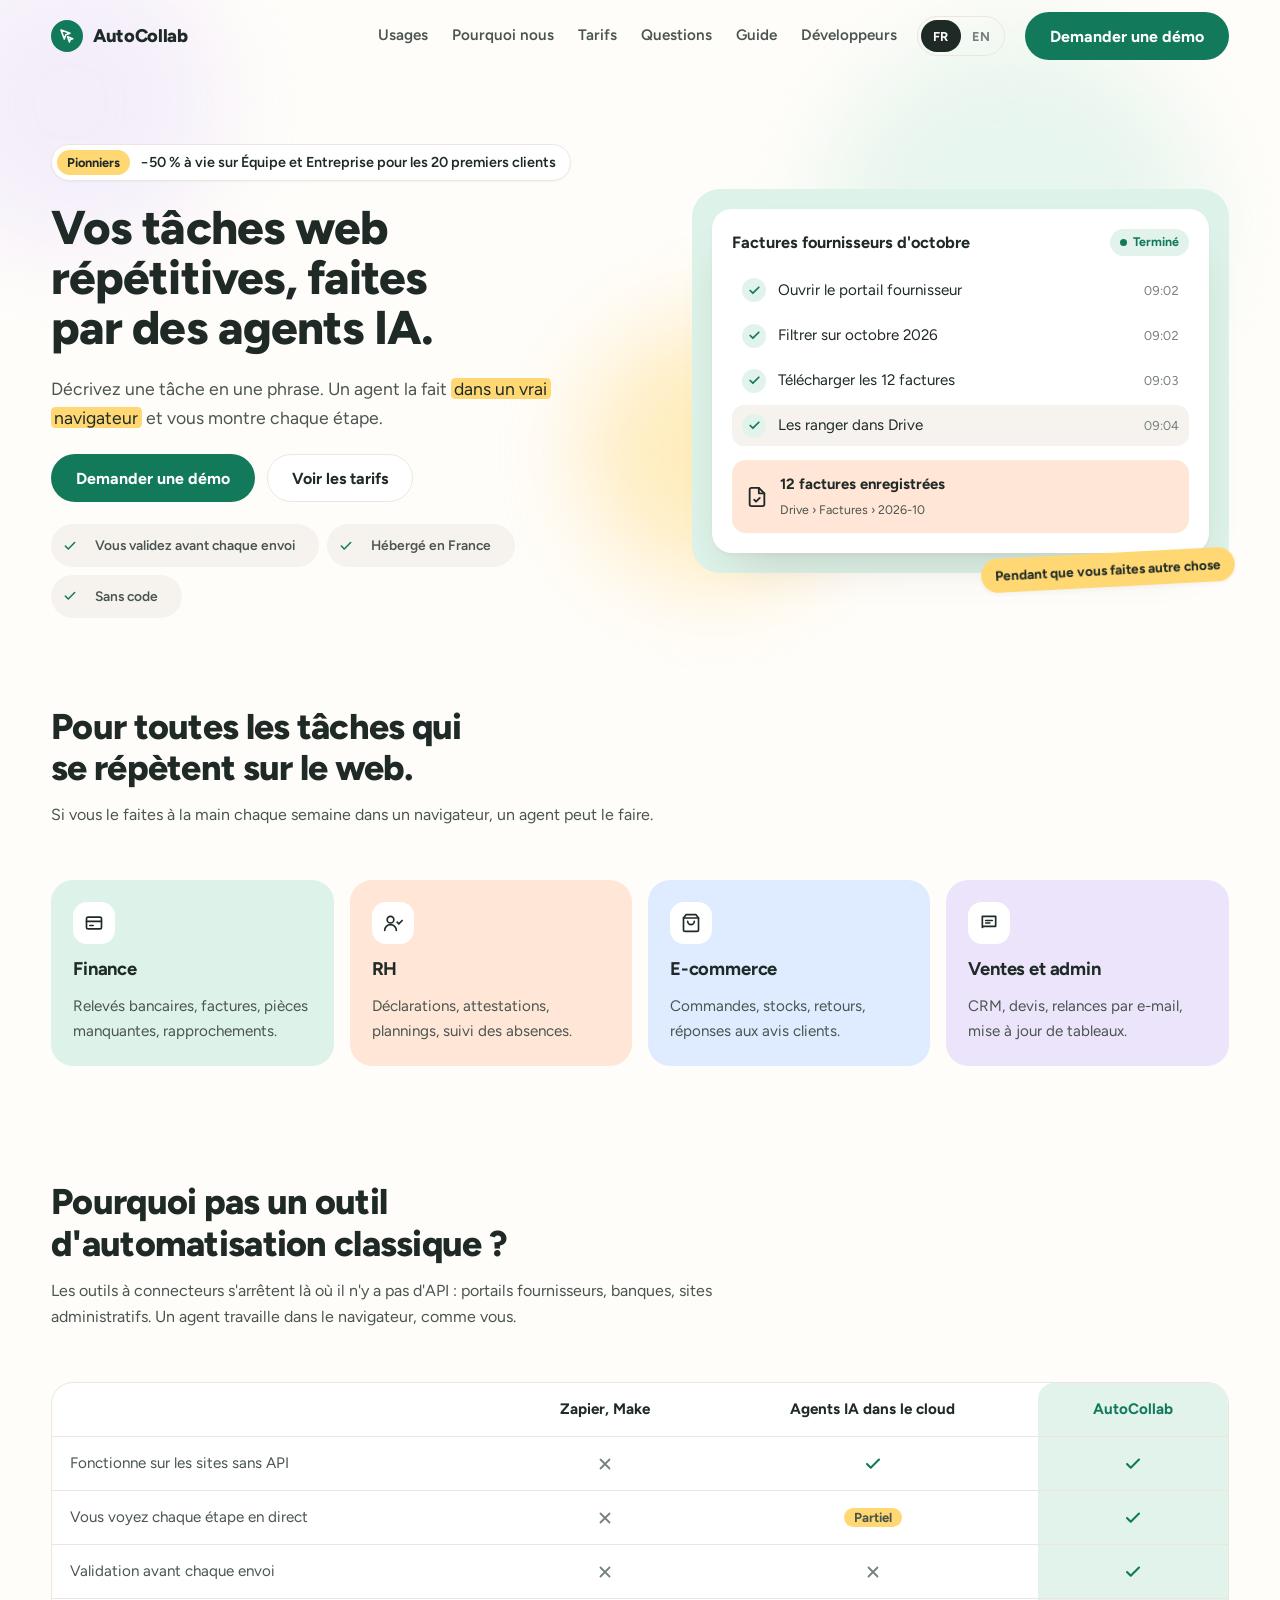
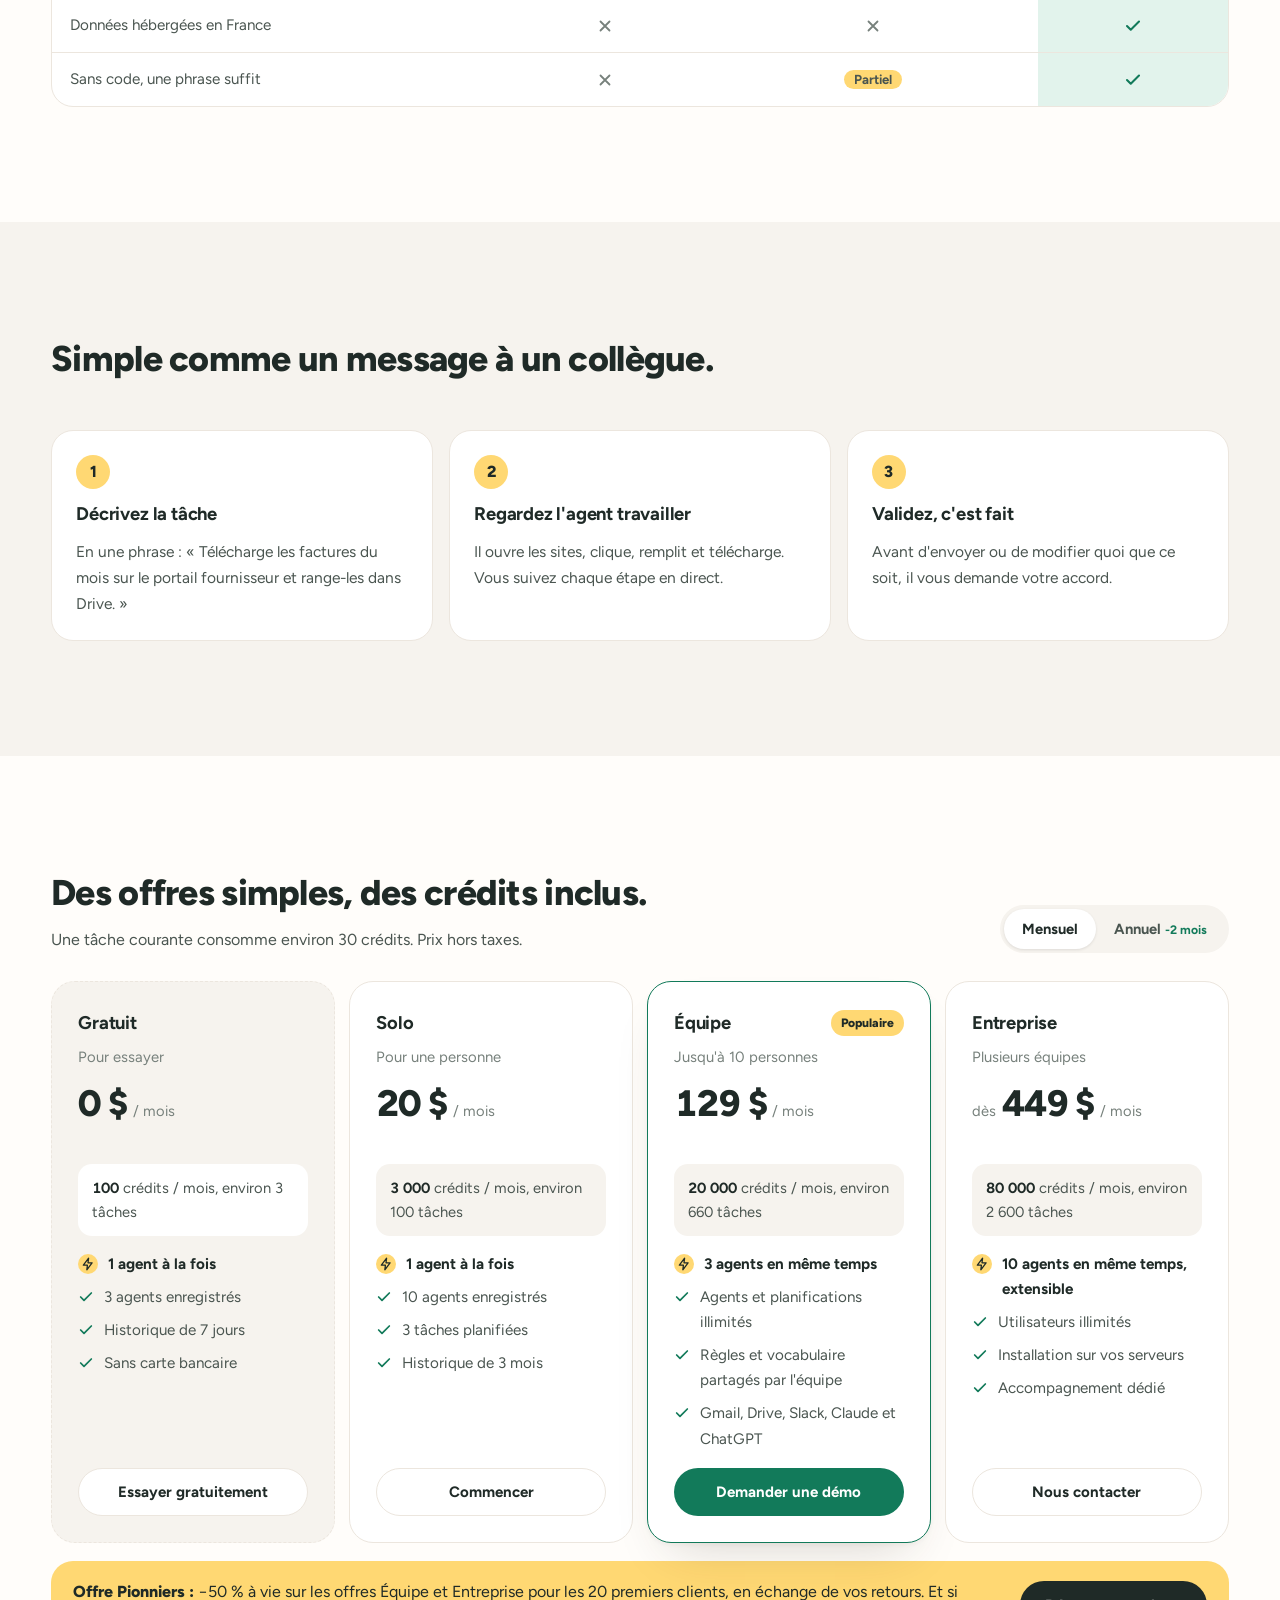
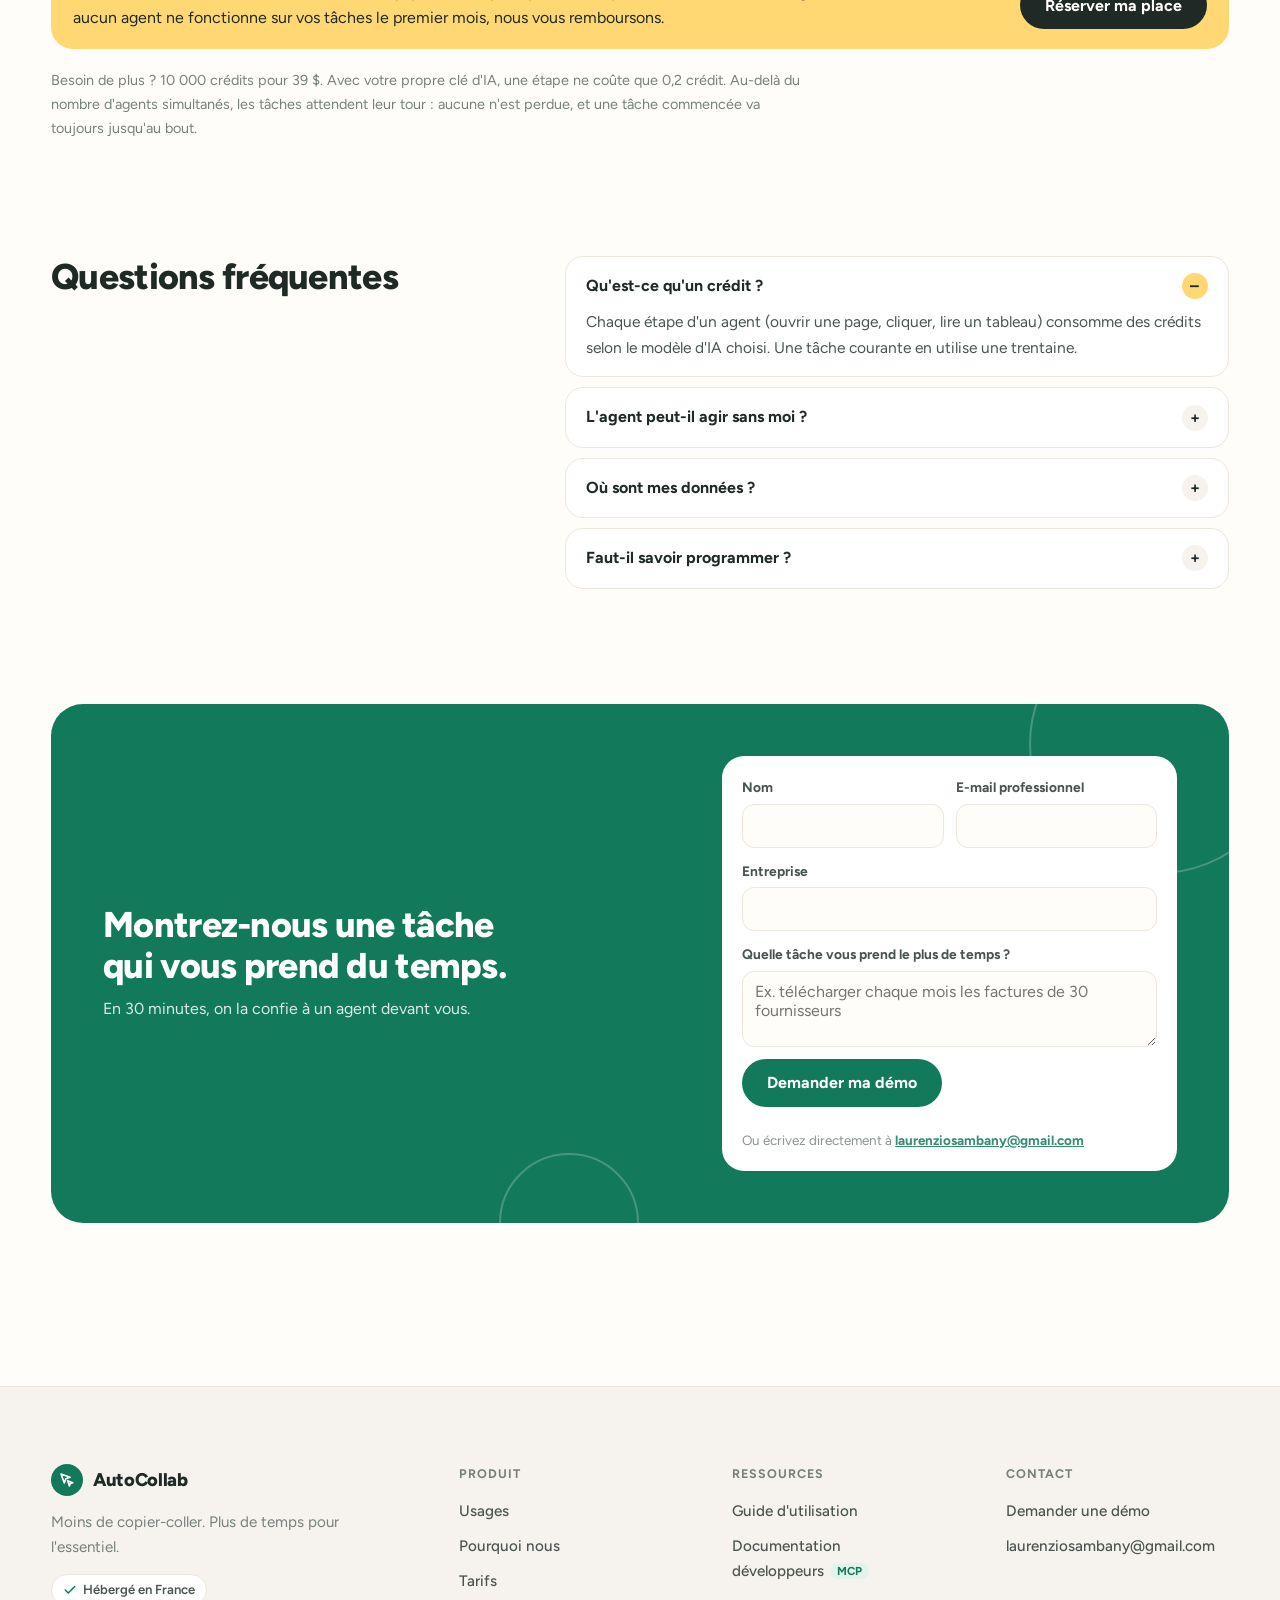
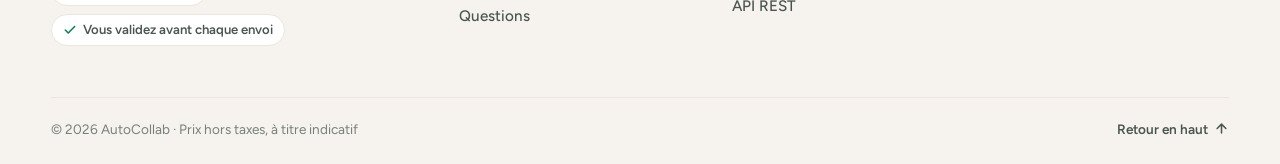
<file: site/index.html>
<!doctype html>
<html lang="fr">
<head>
<meta charset="utf-8">
<meta name="viewport" content="width=device-width, initial-scale=1, viewport-fit=cover">
<meta name="description" content="AutoCollab confie vos tâches web répétitives à des agents IA qui travaillent dans un vrai navigateur, sous vos yeux. Hébergé en France.">
<meta property="og:title" content="AutoCollab">
<meta property="og:description" content="Moins de copier-coller. Plus de temps pour l'essentiel.">
<meta property="og:type" content="website">
<meta name="theme-color" content="#127A5A">
<link rel="icon" href="favicon.svg" type="image/svg+xml">
<title>AutoCollab</title>
<link rel="preconnect" href="https://fonts.googleapis.com">
<link rel="preconnect" href="https://fonts.gstatic.com" crossorigin>
<link rel="stylesheet" href="https://fonts.googleapis.com/css2?family=Figtree:wght@400;500;600;700;800&display=swap">
<style>
/* Layout: one calm column (1080px). Hero = short promise + one friendly product card; then use cases, 3 steps, plans, questions. Pastel tiles carry the warmth. */
:root {
  --bg: #FFFDFA; --surface: #FFFFFF; --soft: #F6F3EE; --line: #ECE6DE;
  --ink: #1F2A27; --ink-2: #4A5550; --muted: #77817C;
  --accent: #127A5A; --accent-ink: #FFFFFF; --accent-soft: #E2F3EC;
  --sun: #FFD873; --mint: #DDF2E8; --peach: #FFE6D6; --sky: #DFEBFF; --lilac: #ECE4FB;
  --font: "Figtree", "Segoe UI", system-ui, sans-serif;
  --shadow: 0 2px 4px rgb(60 45 30 / .04), 0 24px 48px -24px rgb(60 45 30 / .22);
}
@media (prefers-color-scheme: dark) {
  :root:not([data-theme="light"]) {
    --bg: #141816; --surface: #1C211F; --soft: #222826; --line: #2E3532;
    --ink: #F1F4F2; --ink-2: #C9D1CD; --muted: #95A09B;
    --accent: #5BD1A6; --accent-ink: #0B231B; --accent-soft: #1C3A30;
    --sun: #E8BE4F; --mint: #1F3A30; --peach: #3D2C22; --sky: #233249; --lilac: #2F2843;
    --shadow: 0 2px 4px rgb(0 0 0 / .3), 0 24px 48px -24px rgb(0 0 0 / .7);
    color-scheme: dark;
  }
}
:root[data-theme="dark"] {
  --bg: #141816; --surface: #1C211F; --soft: #222826; --line: #2E3532;
  --ink: #F1F4F2; --ink-2: #C9D1CD; --muted: #95A09B;
  --accent: #5BD1A6; --accent-ink: #0B231B; --accent-soft: #1C3A30;
  --sun: #E8BE4F; --mint: #1F3A30; --peach: #3D2C22; --sky: #233249; --lilac: #2F2843;
  --shadow: 0 2px 4px rgb(0 0 0 / .3), 0 24px 48px -24px rgb(0 0 0 / .7);
  color-scheme: dark;
}
* { box-sizing: border-box; }
html { scroll-behavior: smooth; }
@media (prefers-reduced-motion: reduce) { html { scroll-behavior: auto; } * { animation: none !important; transition: none !important; } }
body { background: var(--bg); color: var(--ink); font: clamp(16px, 1.05vw, 18px)/1.65 var(--font); -webkit-font-smoothing: antialiased; }
a { color: var(--accent); }
:focus-visible { outline: 2px solid var(--accent); outline-offset: 3px; border-radius: 6px; }
.wrap { width: 100%; max-width: 1360px; margin-inline: auto; padding-inline: clamp(20px, 4vw, 56px); }
h1, h2, h3 { margin: 0; text-wrap: balance; letter-spacing: -.02em; }
h1 { font-size: clamp(2rem, 3.7vw, 3.5rem); line-height: 1.05; font-weight: 800; }
h2 { font-size: clamp(1.7rem, 2.8vw, 2.8rem); line-height: 1.15; font-weight: 800; }
h3 { font-size: 1.15rem; font-weight: 700; letter-spacing: -.01em; }
p { margin: 0; }
section { padding-block: clamp(64px, 9vw, 136px); }
.head { display: flex; flex-direction: column; gap: 14px; max-width: 720px; margin-bottom: clamp(36px, 4vw, 56px); }
.head p { color: var(--ink-2); }
.btn { display: inline-flex; align-items: center; justify-content: center; gap: 8px; min-height: 48px; padding: 0 24px; border-radius: 999px; font: 700 1rem var(--font); text-decoration: none; border: 1.5px solid transparent; cursor: pointer; transition: transform .15s, background .15s; }
.btn:hover { transform: translateY(-1px); }
.btn-primary { background: var(--accent); color: var(--accent-ink); }
.btn-soft { background: var(--surface); color: var(--ink); border-color: var(--line); }

/* nav */
.nav .wrap { display: flex; align-items: center; gap: 20px; min-height: 72px; }
.logo { display: inline-flex; align-items: center; gap: 10px; font-weight: 800; font-size: 1.15rem; color: var(--ink); text-decoration: none; letter-spacing: -.02em; }
.logo i { width: 32px; height: 32px; border-radius: 50%; background: var(--accent); color: var(--accent-ink); display: grid; place-items: center; }
.logo svg { width: 16px; height: 16px; }
.links { display: flex; gap: 24px; margin-left: auto; }
.links a { white-space: nowrap; }
@media (max-width: 1080px) { .links { gap: 16px; } }
@media (max-width: 960px) { .links a[href^="#comparaison"] { display: none; } }
@media (max-width: 860px) { .links a[href^="#questions"] { display: none; } }
.links a { color: var(--ink-2); text-decoration: none; font-weight: 600; font-size: .95rem; }
.links a:hover { color: var(--ink); }
.lang { display: inline-flex; border: 1.5px solid var(--line); border-radius: 999px; padding: 3px; }
.lang button { border: 0; background: transparent; color: var(--muted); font: 700 .8rem var(--font); padding: 6px 10px; border-radius: 999px; cursor: pointer; min-width: 40px; min-height: 32px; }
.lang button[aria-pressed="true"] { background: var(--ink); color: var(--bg); }
@media (max-width: 760px) { .links, .nav .btn { display: none; } .lang { margin-left: auto; } }

/* hero */
.hero { padding-block: clamp(32px, 6vw, 72px) clamp(56px, 8vw, 88px); }
.hero .wrap { display: grid; grid-template-columns: minmax(0, 1.05fr) minmax(0, 1fr); gap: clamp(32px, 6vw, 96px); align-items: center; }
@media (max-width: 880px) { .hero .wrap { grid-template-columns: minmax(0, 1fr); } }
.hero-copy { display: flex; flex-direction: column; gap: 22px; min-width: 0; }
.hero-copy .sub { font-size: clamp(1.1rem, 1.3vw, 1.3rem); color: var(--ink-2); max-width: 46ch; }
.hero-copy .sun { background: var(--sun); color: #1F2A27; padding: 0 .18em; border-radius: .25em; box-decoration-break: clone; -webkit-box-decoration-break: clone; }
.actions { display: flex; gap: 12px; flex-wrap: wrap; }
.trust { display: flex; flex-wrap: wrap; gap: 8px; }
.trust span { display: inline-flex; align-items: center; gap: 6px; background: var(--soft); border-radius: 999px; padding: 5px 12px; font-size: .86rem; font-weight: 600; color: var(--ink-2); }
.trust svg { width: 14px; height: 14px; color: var(--accent); }

/* product card */
.stage { position: relative; min-width: 0; padding: 20px; border-radius: 28px; background: var(--mint); }
.card { background: var(--surface); border-radius: 20px; box-shadow: var(--shadow); padding: 20px; display: flex; flex-direction: column; gap: 14px; min-width: 0; }
.card-top { display: flex; align-items: center; gap: 10px; flex-wrap: wrap; }
.card-top strong { flex: 1; min-width: 180px; font-size: 1.02rem; }
.badge { display: inline-flex; align-items: center; gap: 6px; background: var(--accent-soft); color: var(--accent); font-weight: 700; font-size: .78rem; border-radius: 999px; padding: 3px 10px; }
.badge i { width: 7px; height: 7px; border-radius: 50%; background: currentColor; }
.card ol { list-style: none; margin: 0; padding: 0; display: flex; flex-direction: column; gap: 4px; }
.card li { display: flex; align-items: center; gap: 12px; padding: 8px 10px; border-radius: 12px; font-size: .95rem; opacity: 0; animation: pop .4s ease forwards; }
.card li:nth-child(1) { animation-delay: .2s; } .card li:nth-child(2) { animation-delay: .5s; } .card li:nth-child(3) { animation-delay: .8s; } .card li:nth-child(4) { animation-delay: 1.1s; }
.card li:last-child { background: var(--soft); }
@keyframes pop { from { opacity: 0; transform: translateY(6px); } to { opacity: 1; transform: none; } }
.card li span:first-child { width: 24px; height: 24px; flex: none; border-radius: 50%; background: var(--accent-soft); color: var(--accent); display: grid; place-items: center; }
.card li svg { width: 13px; height: 13px; }
.card li em { margin-left: auto; font-style: normal; color: var(--muted); font-size: .8rem; font-variant-numeric: tabular-nums; }
.done { display: flex; align-items: center; gap: 12px; background: var(--peach); border-radius: 14px; padding: 12px 14px; font-size: .93rem; }
.done svg { width: 22px; height: 22px; flex: none; color: var(--ink); }
.done b { display: block; }
.done small { color: var(--ink-2); }
.note { position: absolute; right: -6px; bottom: -14px; background: var(--sun); color: #1F2A27; font-weight: 700; font-size: .85rem; border-radius: 999px; padding: 6px 14px; transform: rotate(-3deg); box-shadow: var(--shadow); }
@media (max-width: 480px) { .note { right: 8px; } }

/* use cases */
.cases { display: grid; grid-template-columns: repeat(4, minmax(0, 1fr)); gap: 16px; }
@media (max-width: 900px) { .cases { grid-template-columns: repeat(2, minmax(0, 1fr)); } }
@media (max-width: 480px) { .cases { grid-template-columns: minmax(0, 1fr); } }
.case { border-radius: 22px; padding: 22px; display: flex; flex-direction: column; gap: 10px; min-width: 0; }
.case .ic { width: 42px; height: 42px; border-radius: 14px; background: var(--surface); display: grid; place-items: center; color: var(--ink); }
.case .ic svg { width: 20px; height: 20px; }
.case p { color: var(--ink-2); font-size: .95rem; }

/* steps */
.steps { display: grid; grid-template-columns: repeat(3, minmax(0, 1fr)); gap: 16px; counter-reset: s; }
@media (max-width: 820px) { .steps { grid-template-columns: minmax(0, 1fr); } }
.step { background: var(--surface); border: 1.5px solid var(--line); border-radius: 22px; padding: 24px; display: flex; flex-direction: column; gap: 10px; counter-increment: s; }
.step::before { content: counter(s); width: 34px; height: 34px; border-radius: 50%; background: var(--sun); color: #1F2A27; font-weight: 800; display: grid; place-items: center; }
.step p { color: var(--ink-2); font-size: .97rem; }

/* pricing */
.price-head { display: flex; justify-content: space-between; align-items: flex-end; gap: 20px; flex-wrap: wrap; margin-bottom: 28px; }
.price-head .head { margin: 0; }
.bill { display: inline-flex; background: var(--soft); border-radius: 999px; padding: 4px; }
.bill button { border: 0; background: transparent; color: var(--ink-2); font: 700 .92rem var(--font); padding: 9px 18px; border-radius: 999px; cursor: pointer; min-height: 40px; }
.bill button[aria-pressed="true"] { background: var(--surface); color: var(--ink); box-shadow: 0 1px 3px rgb(0 0 0 / .1); }
.bill small { color: var(--accent); font-weight: 700; }
.plans { display: grid; grid-template-columns: repeat(4, minmax(0, 1fr)); gap: 14px; }
@media (max-width: 1020px) { .plans { grid-template-columns: repeat(2, minmax(0, 1fr)); } }
@media (max-width: 600px) { .plans { grid-template-columns: minmax(0, 1fr); } }
.plan.free { background: var(--soft); border-style: dashed; }
.plan.free .credits { background: var(--surface); }
.plans .plan .btn { padding: 0 12px; font-size: .94rem; white-space: nowrap; }
.plan { background: var(--surface); border: 1.5px solid var(--line); border-radius: 24px; padding: 26px; display: flex; flex-direction: column; gap: 16px; min-width: 0; }
.plan.best { border-color: var(--accent); box-shadow: var(--shadow); }
.plan-top { display: flex; justify-content: space-between; align-items: center; gap: 10px; }
.plan-top span { background: var(--sun); color: #1F2A27; font-size: .76rem; font-weight: 800; border-radius: 999px; padding: 3px 10px; }
.plan .who { color: var(--muted); font-size: .93rem; margin-top: -10px; }
.amount { display: flex; align-items: baseline; gap: 6px; flex-wrap: wrap; }
.amount b { font-size: 2.3rem; font-weight: 800; letter-spacing: -.03em; line-height: 1; font-variant-numeric: tabular-nums; }
.amount span { color: var(--muted); font-size: .92rem; }
.yearly { color: var(--muted); font-size: .84rem; min-height: 1.35em; margin-top: -10px; }
.credits { background: var(--soft); border-radius: 14px; padding: 12px 14px; font-size: .92rem; color: var(--ink-2); }
.credits b { color: var(--ink); font-variant-numeric: tabular-nums; }
.plan ul { list-style: none; margin: 0; padding: 0; display: flex; flex-direction: column; gap: 8px; color: var(--ink-2); font-size: .95rem; flex: 1; }
.plan li { display: flex; gap: 10px; }
.plan li svg { width: 16px; height: 16px; flex: none; color: var(--accent); margin-top: 4px; }
.plan .btn { width: 100%; }
.fine { margin-top: 20px; color: var(--muted); font-size: .9rem; max-width: 760px; }

/* faq */
.faq { display: grid; grid-template-columns: minmax(0, 1fr) minmax(0, 1.4fr); gap: 40px; }
@media (max-width: 820px) { .faq { grid-template-columns: minmax(0, 1fr); gap: 20px; } }
details { background: var(--surface); border: 1.5px solid var(--line); border-radius: 18px; padding: 16px 20px; }
details + details { margin-top: 10px; }
summary { cursor: pointer; font-weight: 700; list-style: none; display: flex; justify-content: space-between; gap: 16px; align-items: center; }
summary::-webkit-details-marker { display: none; }
summary::after { content: "+"; width: 26px; height: 26px; flex: none; border-radius: 50%; background: var(--soft); display: grid; place-items: center; font-weight: 700; }
details[open] summary::after { content: "–"; background: var(--sun); color: #1F2A27; }
details p { margin-top: 10px; color: var(--ink-2); font-size: .97rem; }

/* contact */
.contact { background: var(--accent); color: var(--accent-ink); border-radius: 32px; padding: clamp(28px, 5vw, 52px); display: grid; grid-template-columns: minmax(0, 1.3fr) minmax(0, 1fr); gap: 28px; align-items: center; }
@media (max-width: 820px) { .contact { grid-template-columns: minmax(0, 1fr); } }
.contact h2 { color: var(--accent-ink); }
.contact p { margin-top: 10px; opacity: .85; }
footer { margin-top: clamp(24px, 4vw, 48px); background: var(--soft); border-top: 1px solid var(--line); color: var(--ink-2); font-size: .95rem; }
.foot-top { display: grid; grid-template-columns: minmax(0, 1.6fr) repeat(3, minmax(0, 1fr)); gap: clamp(28px, 4vw, 56px); padding-block: clamp(48px, 6vw, 80px) clamp(36px, 4vw, 56px); }
@media (max-width: 900px) { .foot-top { grid-template-columns: repeat(3, minmax(0, 1fr)); } .foot-brand { grid-column: 1 / -1; } }
@media (max-width: 560px) { .foot-top { grid-template-columns: repeat(2, minmax(0, 1fr)); } .foot-contact { grid-column: 1 / -1; } }
.foot-brand { display: flex; flex-direction: column; align-items: flex-start; gap: 14px; max-width: 360px; }
.foot-brand p { color: var(--muted); }
.foot-badges { display: flex; flex-wrap: wrap; gap: 8px; }
.foot-badges > span { display: inline-flex; align-items: center; gap: 6px; padding: 4px 11px; border-radius: 999px; background: var(--surface); border: 1px solid var(--line); font-size: .82rem; font-weight: 600; color: var(--ink-2); }
.foot-badges svg { width: 14px; height: 14px; color: var(--accent); }
.foot-col h3 { font-size: .78rem; font-weight: 700; text-transform: uppercase; letter-spacing: .08em; color: var(--muted); margin-bottom: 14px; }
.foot-col ul { list-style: none; margin: 0; padding: 0; display: flex; flex-direction: column; gap: 10px; }
.foot-col a { color: var(--ink-2); text-decoration: none; font-weight: 500; overflow-wrap: break-word; transition: color .15s; }
.foot-col a:hover { color: var(--accent); }
.foot-col .tag-new { margin-left: 6px; padding: 1px 7px; border-radius: 999px; background: var(--accent-soft); color: var(--accent); font-size: .72rem; font-weight: 700; vertical-align: 1px; }
.foot-bottom { display: flex; justify-content: space-between; align-items: center; gap: 12px 24px; flex-wrap: wrap; padding-block: 20px calc(24px + env(safe-area-inset-bottom)); border-top: 1px solid var(--line); color: var(--muted); font-size: .85rem; }
.foot-bottom .to-top { display: inline-flex; align-items: center; gap: 6px; color: var(--ink-2); font-weight: 600; text-decoration: none; }
.foot-bottom .to-top:hover { color: var(--accent); }
.foot-bottom .to-top svg { width: 15px; height: 15px; }


.plan li.speed { color: var(--ink); font-weight: 700; }
.plan li.speed svg { color: #1F2A27; background: var(--sun); border-radius: 50%; padding: 3px; width: 20px; height: 20px; margin-top: 2px; }
/* --- marketing: pioneer offer, comparison, demo form --- */
.pioneer { align-self: flex-start; display: inline-flex; align-items: center; gap: 10px; background: var(--surface); border: 1.5px solid var(--line); border-radius: 999px; padding: 5px 14px 5px 5px; font-size: .9rem; font-weight: 600; color: var(--ink); text-decoration: none; box-shadow: 0 1px 2px rgb(0 0 0 / .04); transition: border-color .15s; }
.pioneer:hover { border-color: var(--accent); }
.pioneer b { background: var(--sun); color: #1F2A27; border-radius: 999px; padding: 2px 10px; font-size: .8rem; }
.compare { overflow-x: auto; background: var(--surface); border: 1.5px solid var(--line); border-radius: 22px; }
.compare table { width: 100%; border-collapse: collapse; min-width: 620px; }
.compare th, .compare td { padding: 14px 18px; border-bottom: 1px solid var(--line); text-align: center; font-size: .95rem; }
.compare th:first-child, .compare td:first-child { text-align: left; color: var(--ink-2); }
.compare thead th { font-weight: 700; color: var(--ink); }
.compare tr:last-child td { border-bottom: 0; }
.compare .us { background: var(--accent-soft); }
.compare thead .us { color: var(--accent); border-radius: 16px 16px 0 0; }
.compare svg { width: 18px; height: 18px; vertical-align: middle; }
.compare td svg[aria-label="oui"] { color: var(--accent); }
.compare td svg[aria-label="non"] { color: var(--muted); }
.compare .part { font-size: .82rem; font-weight: 700; color: var(--ink-2); background: var(--sun); border-radius: 999px; padding: 2px 10px; }
.offer { margin-top: 18px; display: flex; align-items: center; gap: 16px; flex-wrap: wrap; background: var(--sun); color: #1F2A27; border-radius: 22px; padding: 18px 22px; }
.offer p { flex: 1; min-width: 240px; }
.offer strong { font-weight: 800; }
.offer .btn { background: #1F2A27; color: #FFFDFA; }
.demo-form { background: var(--surface); color: var(--ink); border-radius: 22px; padding: 20px; display: flex; flex-direction: column; gap: 12px; }
.demo-form .row { display: grid; grid-template-columns: minmax(0, 1fr) minmax(0, 1fr); gap: 12px; }
@media (max-width: 520px) { .demo-form .row { grid-template-columns: minmax(0, 1fr); } }
.demo-form label { display: flex; flex-direction: column; gap: 5px; font-size: .86rem; font-weight: 700; color: var(--ink-2); }
.demo-form input, .demo-form textarea { font: 1rem var(--font); color: var(--ink); background: var(--bg); border: 1.5px solid var(--line); border-radius: 12px; padding: 10px 12px; min-height: 44px; width: 100%; }
.demo-form textarea { min-height: 76px; resize: vertical; }
.demo-form input:focus, .demo-form textarea:focus { outline: none; border-color: var(--accent); }
.demo-form .btn { align-self: flex-start; }
.demo-form .alt { font-size: .84rem; color: var(--muted); }
.demo-form .alt a { font-weight: 700; }
.form-msg { font-size: .9rem; font-weight: 600; border-radius: 12px; padding: 10px 12px; background: var(--accent-soft); color: var(--accent); }
.form-msg.err { background: var(--peach); color: var(--ink); }
/* --- motion: reveals, parallax, tilt (all off with prefers-reduced-motion) --- */
.hero { position: relative; isolation: isolate; }
.nav { position: relative; z-index: 2; }
.blobs { position: absolute; inset: -80px 0 0; z-index: -1; overflow: hidden; pointer-events: none; }
.blob { position: absolute; border-radius: 50%; filter: blur(48px); opacity: .7; will-change: transform; }
.blob.b1 { width: 380px; height: 380px; background: var(--mint); top: 40px; right: 6%; }
.blob.b2 { width: 260px; height: 260px; background: var(--sun); top: 330px; right: 34%; opacity: .45; }
.blob.b3 { width: 300px; height: 300px; background: var(--lilac); top: -40px; left: -80px; opacity: .6; }
.stage { will-change: transform; }
.card { transform: perspective(900px) rotateX(var(--rx, 0deg)) rotateY(var(--ry, 0deg)); transition: transform .25s ease-out; }
.card li { opacity: 1; animation: none; }
.card ol.play li { animation: pop .45s ease both; }
.card ol.play li:nth-child(1) { animation-delay: .1s; } .card ol.play li:nth-child(2) { animation-delay: .55s; }
.card ol.play li:nth-child(3) { animation-delay: 1s; } .card ol.play li:nth-child(4) { animation-delay: 1.45s; }
.card ol.play + .done { animation: pop .5s ease 1.9s both; }
.card ol.play li:last-child span:first-child { animation: ping 1.2s ease 1.6s 1; }
@keyframes ping { 0% { box-shadow: 0 0 0 0 var(--accent); } 100% { box-shadow: 0 0 0 12px transparent; } }
.note { animation: bob 3.6s ease-in-out infinite; }
@keyframes bob { 0%, 100% { transform: rotate(-3deg) translateY(0); } 50% { transform: rotate(-1deg) translateY(-6px); } }
.hero h1 .w { display: inline-block; animation: rise .7s cubic-bezier(.2,.7,.2,1) both; animation-delay: calc(var(--i) * 60ms); }
@keyframes rise { from { opacity: 0; transform: translateY(18px); } to { opacity: 1; transform: none; } }
.motion .rv { opacity: 0; transform: translateY(28px); transition: opacity .7s ease, transform .8s cubic-bezier(.2,.7,.2,1); transition-delay: var(--d, 0ms); }
.motion .rv.in { opacity: 1; transform: none; }
.case { transition: transform .25s ease, box-shadow .25s ease; }
.motion .case.rv.in:hover, .case:hover { transform: translateY(-6px) rotate(-.6deg); box-shadow: var(--shadow); transition-delay: 0ms; }
.case:hover .ic svg { animation: wiggle .5s ease; }
@keyframes wiggle { 25% { transform: rotate(-10deg); } 75% { transform: rotate(10deg); } }
.plan { transition: transform .25s ease, box-shadow .25s ease; }
.motion .plan.rv.in:hover, .plan:hover { transform: translateY(-4px); box-shadow: var(--shadow); transition-delay: 0ms; }
.step::before { transition: transform .3s ease; }
.step:hover::before { transform: scale(1.15) rotate(-8deg); }
.amount b { transition: opacity .2s ease; }
.amount b.swap { opacity: 0; }
.contact { position: relative; overflow: hidden; }
.contact > * { position: relative; }
.contact .ring { position: absolute; border-radius: 50%; border: 2px solid color-mix(in srgb, var(--accent-ink) 22%, transparent); pointer-events: none; will-change: transform; }
.contact .ring.r1 { width: 260px; height: 260px; right: -60px; top: -90px; }
.contact .ring.r2 { width: 140px; height: 140px; left: 38%; bottom: -70px; }
@media (prefers-reduced-motion: reduce) {
  .note, .hero h1 .w, .card ol.play li, .card ol.play + .done { animation: none !important; }
  .card { transform: none !important; }
}
</style>
<style>
html { color-scheme: light; }
body { margin: 0; }
img { max-width: 100%; }
[hidden] { display: none !important; }
</style>
</head>
<body>
<nav class="nav" aria-label="Navigation">
  <div class="wrap">
    <a class="logo" href="#top"><i><svg viewBox="0 0 24 24" fill="none" stroke="currentColor" stroke-width="2.4" stroke-linecap="round" stroke-linejoin="round" aria-hidden="true"><path d="M3 3l5 13.5 2.2-6.3L16.5 8z"/><path d="M13 13l2.6 8 1.3-3.7 3.7-1.3z"/></svg></i>AutoCollab</a>
    <div class="links">
      <a href="#usages" data-t="nav_uses">Usages</a>
      <a href="#comparaison" data-t="nav_why">Pourquoi nous</a>
      <a href="#tarifs" data-t="nav_pricing">Tarifs</a>
      <a href="#questions" data-t="nav_faq">Questions</a>
      <a href="guide/index.html" data-t="nav_guide">Guide</a>
      <a href="developpeurs/index.html" data-t="nav_dev">Développeurs</a>
    </div>
    <div class="lang" role="group" aria-label="Langue / Language">
      <button type="button" data-lang="fr" aria-pressed="true">FR</button>
      <button type="button" data-lang="en" aria-pressed="false">EN</button>
    </div>
    <a class="btn btn-primary" href="#contact" data-t="cta_demo">Demander une démo</a>
  </div>
</nav>

<header class="hero" id="top">
  <div class="blobs" aria-hidden="true"><span class="blob b1" data-speed="0.18"></span><span class="blob b2" data-speed="0.32"></span><span class="blob b3" data-speed="-0.12"></span></div>
  <div class="wrap">
    <div class="hero-copy">
      <a class="pioneer" href="#tarifs"><b data-t="pio_tag">Pionniers</b><span data-t="pio_line">−50 % à vie sur Équipe et Entreprise pour les 20 premiers clients</span></a>
      <h1 data-t="h1">Vos tâches web répétitives, faites par des agents IA.</h1>
      <p class="sub" data-t="sub" data-html>Décrivez une tâche en une phrase. Un agent la fait <span class="sun">dans un vrai navigateur</span> et vous montre chaque étape.</p>
      <div class="actions">
        <a class="btn btn-primary" href="#contact" data-t="cta_demo">Demander une démo</a>
        <a class="btn btn-soft" href="#tarifs" data-t="cta_pricing">Voir les tarifs</a>
      </div>
      <div class="trust">
        <span><svg viewBox="0 0 24 24" fill="none" stroke="currentColor" stroke-width="2.6" stroke-linecap="round" stroke-linejoin="round" aria-hidden="true"><path d="M20 6 9 17l-5-5"/></svg><span data-t="trust1">Vous validez avant chaque envoi</span></span>
        <span><svg viewBox="0 0 24 24" fill="none" stroke="currentColor" stroke-width="2.6" stroke-linecap="round" stroke-linejoin="round" aria-hidden="true"><path d="M20 6 9 17l-5-5"/></svg><span data-t="trust2">Hébergé en France</span></span>
        <span><svg viewBox="0 0 24 24" fill="none" stroke="currentColor" stroke-width="2.6" stroke-linecap="round" stroke-linejoin="round" aria-hidden="true"><path d="M20 6 9 17l-5-5"/></svg><span data-t="trust3">Sans code</span></span>
      </div>
    </div>

    <div class="stage" data-speed="-0.06">
      <figure class="card" style="margin: 0" aria-label="Exemple de tâche">
        <div class="card-top">
          <strong data-t="run_title">Factures fournisseurs d'octobre</strong>
          <span class="badge"><i></i><span data-t="run_status">Terminé</span></span>
        </div>
        <ol>
          <li><span><svg viewBox="0 0 24 24" fill="none" stroke="currentColor" stroke-width="3.2" stroke-linecap="round" stroke-linejoin="round" aria-hidden="true"><path d="M20 6 9 17l-5-5"/></svg></span><span data-t="run_s1">Ouvrir le portail fournisseur</span><em>09:02</em></li>
          <li><span><svg viewBox="0 0 24 24" fill="none" stroke="currentColor" stroke-width="3.2" stroke-linecap="round" stroke-linejoin="round" aria-hidden="true"><path d="M20 6 9 17l-5-5"/></svg></span><span data-t="run_s2">Filtrer sur octobre 2026</span><em>09:02</em></li>
          <li><span><svg viewBox="0 0 24 24" fill="none" stroke="currentColor" stroke-width="3.2" stroke-linecap="round" stroke-linejoin="round" aria-hidden="true"><path d="M20 6 9 17l-5-5"/></svg></span><span data-t="run_s3">Télécharger les 12 factures</span><em>09:03</em></li>
          <li><span><svg viewBox="0 0 24 24" fill="none" stroke="currentColor" stroke-width="3.2" stroke-linecap="round" stroke-linejoin="round" aria-hidden="true"><path d="M20 6 9 17l-5-5"/></svg></span><span data-t="run_s4">Les ranger dans Drive</span><em>09:04</em></li>
        </ol>
        <div class="done">
          <svg viewBox="0 0 24 24" fill="none" stroke="currentColor" stroke-width="2" stroke-linecap="round" stroke-linejoin="round" aria-hidden="true"><path d="M14 2H6a2 2 0 0 0-2 2v16a2 2 0 0 0 2 2h12a2 2 0 0 0 2-2V8z"/><path d="M14 2v6h6M9 15l2 2 4-4"/></svg>
          <span><b data-t="run_done">12 factures enregistrées</b><small>Drive › Factures › 2026-10</small></span>
        </div>
      </figure>
      <span class="note" data-t="run_note">Pendant que vous faites autre chose</span>
    </div>
  </div>
</header>

<section id="usages" style="padding-top: 0">
  <div class="wrap">
    <div class="head">
      <h2 data-t="uses_h">Pour toutes les tâches qui se répètent sur le web.</h2>
      <p data-t="uses_p">Si vous le faites à la main chaque semaine dans un navigateur, un agent peut le faire.</p>
    </div>
    <div class="cases">
      <div class="case" style="background: var(--mint)"><span class="ic"><svg viewBox="0 0 24 24" fill="none" stroke="currentColor" stroke-width="2" stroke-linecap="round" stroke-linejoin="round" aria-hidden="true"><rect x="3" y="5" width="18" height="14" rx="2"/><path d="M3 10h18M7 15h4"/></svg></span><h3 data-t="c1_h">Finance</h3><p data-t="c1_p">Relevés bancaires, factures, pièces manquantes, rapprochements.</p></div>
      <div class="case" style="background: var(--peach)"><span class="ic"><svg viewBox="0 0 24 24" fill="none" stroke="currentColor" stroke-width="2" stroke-linecap="round" stroke-linejoin="round" aria-hidden="true"><circle cx="9" cy="8" r="4"/><path d="M2 21a7 7 0 0 1 14 0M17 11l2 2 4-4"/></svg></span><h3 data-t="c2_h">RH</h3><p data-t="c2_p">Déclarations, attestations, plannings, suivi des absences.</p></div>
      <div class="case" style="background: var(--sky)"><span class="ic"><svg viewBox="0 0 24 24" fill="none" stroke="currentColor" stroke-width="2" stroke-linecap="round" stroke-linejoin="round" aria-hidden="true"><path d="M6 2 3 6v14a2 2 0 0 0 2 2h14a2 2 0 0 0 2-2V6l-3-4z"/><path d="M3 6h18M16 10a4 4 0 0 1-8 0"/></svg></span><h3 data-t="c3_h">E-commerce</h3><p data-t="c3_p">Commandes, stocks, retours, réponses aux avis clients.</p></div>
      <div class="case" style="background: var(--lilac)"><span class="ic"><svg viewBox="0 0 24 24" fill="none" stroke="currentColor" stroke-width="2" stroke-linecap="round" stroke-linejoin="round" aria-hidden="true"><path d="M4 4h16v12H5.2L4 17.2z"/><path d="M8 9h8M8 12h5"/></svg></span><h3 data-t="c4_h">Ventes et admin</h3><p data-t="c4_p">CRM, devis, relances par e-mail, mise à jour de tableaux.</p></div>
    </div>
  </div>
</section>

<section id="comparaison" style="padding-top: 0">
  <div class="wrap">
    <div class="head">
      <h2 data-t="cmp_h">Pourquoi pas un outil d'automatisation classique ?</h2>
      <p data-t="cmp_p">Les outils à connecteurs s'arrêtent là où il n'y a pas d'API : portails fournisseurs, banques, sites administratifs. Un agent travaille dans le navigateur, comme vous.</p>
    </div>
    <div class="compare">
      <table>
        <thead><tr><th></th><th data-t="cmp_c1">Zapier, Make</th><th data-t="cmp_c2">Agents IA dans le cloud</th><th class="us">AutoCollab</th></tr></thead>
        <tbody>
          <tr><td data-t="cmp_r1">Fonctionne sur les sites sans API</td><td><svg viewBox="0 0 24 24" fill="none" stroke="currentColor" stroke-width="2.4" stroke-linecap="round" stroke-linejoin="round" aria-label="non" role="img"><path d="M18 6 6 18M6 6l12 12"/></svg></td><td><svg viewBox="0 0 24 24" fill="none" stroke="currentColor" stroke-width="2.8" stroke-linecap="round" stroke-linejoin="round" aria-label="oui" role="img"><path d="M20 6 9 17l-5-5"/></svg></td><td class="us"><svg viewBox="0 0 24 24" fill="none" stroke="currentColor" stroke-width="2.8" stroke-linecap="round" stroke-linejoin="round" aria-label="oui" role="img"><path d="M20 6 9 17l-5-5"/></svg></td></tr>
          <tr><td data-t="cmp_r2">Vous voyez chaque étape en direct</td><td><svg viewBox="0 0 24 24" fill="none" stroke="currentColor" stroke-width="2.4" stroke-linecap="round" stroke-linejoin="round" aria-label="non" role="img"><path d="M18 6 6 18M6 6l12 12"/></svg></td><td><span class="part" data-t="partial">Partiel</span></td><td class="us"><svg viewBox="0 0 24 24" fill="none" stroke="currentColor" stroke-width="2.8" stroke-linecap="round" stroke-linejoin="round" aria-label="oui" role="img"><path d="M20 6 9 17l-5-5"/></svg></td></tr>
          <tr><td data-t="cmp_r3">Validation avant chaque envoi</td><td><svg viewBox="0 0 24 24" fill="none" stroke="currentColor" stroke-width="2.4" stroke-linecap="round" stroke-linejoin="round" aria-label="non" role="img"><path d="M18 6 6 18M6 6l12 12"/></svg></td><td><svg viewBox="0 0 24 24" fill="none" stroke="currentColor" stroke-width="2.4" stroke-linecap="round" stroke-linejoin="round" aria-label="non" role="img"><path d="M18 6 6 18M6 6l12 12"/></svg></td><td class="us"><svg viewBox="0 0 24 24" fill="none" stroke="currentColor" stroke-width="2.8" stroke-linecap="round" stroke-linejoin="round" aria-label="oui" role="img"><path d="M20 6 9 17l-5-5"/></svg></td></tr>
          <tr><td data-t="cmp_r4">Données hébergées en France</td><td><svg viewBox="0 0 24 24" fill="none" stroke="currentColor" stroke-width="2.4" stroke-linecap="round" stroke-linejoin="round" aria-label="non" role="img"><path d="M18 6 6 18M6 6l12 12"/></svg></td><td><svg viewBox="0 0 24 24" fill="none" stroke="currentColor" stroke-width="2.4" stroke-linecap="round" stroke-linejoin="round" aria-label="non" role="img"><path d="M18 6 6 18M6 6l12 12"/></svg></td><td class="us"><svg viewBox="0 0 24 24" fill="none" stroke="currentColor" stroke-width="2.8" stroke-linecap="round" stroke-linejoin="round" aria-label="oui" role="img"><path d="M20 6 9 17l-5-5"/></svg></td></tr>
          <tr><td data-t="cmp_r5">Sans code, une phrase suffit</td><td><svg viewBox="0 0 24 24" fill="none" stroke="currentColor" stroke-width="2.4" stroke-linecap="round" stroke-linejoin="round" aria-label="non" role="img"><path d="M18 6 6 18M6 6l12 12"/></svg></td><td><span class="part" data-t="partial">Partiel</span></td><td class="us"><svg viewBox="0 0 24 24" fill="none" stroke="currentColor" stroke-width="2.8" stroke-linecap="round" stroke-linejoin="round" aria-label="oui" role="img"><path d="M20 6 9 17l-5-5"/></svg></td></tr>
        </tbody>
      </table>
    </div>
  </div>
</section>

<section style="background: var(--soft)">
  <div class="wrap">
    <div class="head"><h2 data-t="how_h">Simple comme un message à un collègue.</h2></div>
    <div class="steps">
      <div class="step"><h3 data-t="s1_h">Décrivez la tâche</h3><p data-t="s1_p">En une phrase : « Télécharge les factures du mois sur le portail fournisseur et range-les dans Drive. »</p></div>
      <div class="step"><h3 data-t="s2_h">Regardez l'agent travailler</h3><p data-t="s2_p">Il ouvre les sites, clique, remplit et télécharge. Vous suivez chaque étape en direct.</p></div>
      <div class="step"><h3 data-t="s3_h">Validez, c'est fait</h3><p data-t="s3_p">Avant d'envoyer ou de modifier quoi que ce soit, il vous demande votre accord.</p></div>
    </div>
  </div>
</section>

<section id="tarifs">
  <div class="wrap">
    <div class="price-head">
      <div class="head">
        <h2 data-t="price_h">Des offres simples, des crédits inclus.</h2>
        <p data-t="price_p">Une tâche courante consomme environ 30 crédits. Prix hors taxes.</p>
      </div>
      <div class="bill" role="group" aria-label="Facturation">
        <button type="button" id="billM" aria-pressed="true" data-t="monthly">Mensuel</button>
        <button type="button" id="billY" aria-pressed="false"><span data-t="yearly">Annuel</span> <small data-t="save">-2 mois</small></button>
      </div>
    </div>
    <div class="plans">
      <article class="plan free">
        <div class="plan-top"><h3 data-t="p0_name">Gratuit</h3></div>
        <p class="who" data-t="p0_who">Pour essayer</p>
        <div class="amount"><b data-usd="0|0">0 $</b><span data-t="per_month">/ mois</span></div>
        <p class="yearly" data-y-text="y0"></p>
        <div class="credits"><b>100</b> <span data-t="p0_cr">crédits / mois, environ 3 tâches</span></div>
        <ul>
          <li class="speed"><svg viewBox="0 0 24 24" fill="none" stroke="currentColor" stroke-width="2.2" stroke-linecap="round" stroke-linejoin="round" aria-hidden="true"><path d="M13 2 4 14h7l-1 8 9-12h-7z"/></svg><span data-t="p1_f0">1 agent à la fois</span></li>
          <li><svg viewBox="0 0 24 24" fill="none" stroke="currentColor" stroke-width="2.6" stroke-linecap="round" stroke-linejoin="round" aria-hidden="true"><path d="M20 6 9 17l-5-5"/></svg><span data-t="p0_f1">3 agents enregistrés</span></li>
          <li><svg viewBox="0 0 24 24" fill="none" stroke="currentColor" stroke-width="2.6" stroke-linecap="round" stroke-linejoin="round" aria-hidden="true"><path d="M20 6 9 17l-5-5"/></svg><span data-t="p0_f2">Historique de 7 jours</span></li>
          <li><svg viewBox="0 0 24 24" fill="none" stroke="currentColor" stroke-width="2.6" stroke-linecap="round" stroke-linejoin="round" aria-hidden="true"><path d="M20 6 9 17l-5-5"/></svg><span data-t="p0_f3">Sans carte bancaire</span></li>
        </ul>
        <a class="btn btn-soft" href="#contact" data-t="p0_cta">Essayer gratuitement</a>
      </article>
      <article class="plan">
        <div class="plan-top"><h3>Solo</h3></div>
        <p class="who" data-t="p1_who">Pour une personne</p>
        <div class="amount"><b data-usd="20|16.67">20 $</b><span data-t="per_month">/ mois</span></div>
        <p class="yearly" data-y-text="y1"></p>
        <div class="credits"><b>3 000</b> <span data-t="p1_cr">crédits / mois, environ 100 tâches</span></div>
        <ul>
          <li class="speed"><svg viewBox="0 0 24 24" fill="none" stroke="currentColor" stroke-width="2.2" stroke-linecap="round" stroke-linejoin="round" aria-hidden="true"><path d="M13 2 4 14h7l-1 8 9-12h-7z"/></svg><span data-t="p1_f0">1 agent à la fois</span></li>
          <li><svg viewBox="0 0 24 24" fill="none" stroke="currentColor" stroke-width="2.6" stroke-linecap="round" stroke-linejoin="round" aria-hidden="true"><path d="M20 6 9 17l-5-5"/></svg><span data-t="p1_f1">10 agents enregistrés</span></li>
          <li><svg viewBox="0 0 24 24" fill="none" stroke="currentColor" stroke-width="2.6" stroke-linecap="round" stroke-linejoin="round" aria-hidden="true"><path d="M20 6 9 17l-5-5"/></svg><span data-t="p1_f2">3 tâches planifiées</span></li>
          <li><svg viewBox="0 0 24 24" fill="none" stroke="currentColor" stroke-width="2.6" stroke-linecap="round" stroke-linejoin="round" aria-hidden="true"><path d="M20 6 9 17l-5-5"/></svg><span data-t="p1_f3">Historique de 3 mois</span></li>
        </ul>
        <a class="btn btn-soft" href="#contact" data-t="p_start">Commencer</a>
      </article>
      <article class="plan best">
        <div class="plan-top"><h3 data-t="p2_name">Équipe</h3><span data-t="popular">Populaire</span></div>
        <p class="who" data-t="p2_who">Jusqu'à 10 personnes</p>
        <div class="amount"><b data-usd="129|107.50">129 $</b><span data-t="per_month">/ mois</span></div>
        <p class="yearly" data-y-text="y2"></p>
        <div class="credits"><b>20 000</b> <span data-t="p2_cr">crédits / mois, environ 660 tâches</span></div>
        <ul>
          <li class="speed"><svg viewBox="0 0 24 24" fill="none" stroke="currentColor" stroke-width="2.2" stroke-linecap="round" stroke-linejoin="round" aria-hidden="true"><path d="M13 2 4 14h7l-1 8 9-12h-7z"/></svg><span data-t="p2_f0">3 agents en même temps</span></li>
          <li><svg viewBox="0 0 24 24" fill="none" stroke="currentColor" stroke-width="2.6" stroke-linecap="round" stroke-linejoin="round" aria-hidden="true"><path d="M20 6 9 17l-5-5"/></svg><span data-t="p2_f1">Agents et planifications illimités</span></li>
          <li><svg viewBox="0 0 24 24" fill="none" stroke="currentColor" stroke-width="2.6" stroke-linecap="round" stroke-linejoin="round" aria-hidden="true"><path d="M20 6 9 17l-5-5"/></svg><span data-t="p2_f2">Règles et vocabulaire partagés par l'équipe</span></li>
          <li><svg viewBox="0 0 24 24" fill="none" stroke="currentColor" stroke-width="2.6" stroke-linecap="round" stroke-linejoin="round" aria-hidden="true"><path d="M20 6 9 17l-5-5"/></svg><span data-t="p2_f3">Gmail, Drive, Slack, Claude et ChatGPT</span></li>
        </ul>
        <a class="btn btn-primary" href="#contact" data-t="cta_demo">Demander une démo</a>
      </article>
      <article class="plan">
        <div class="plan-top"><h3 data-t="p3_name">Entreprise</h3></div>
        <p class="who" data-t="p3_who">Plusieurs équipes</p>
        <div class="amount"><span data-t="from">dès</span><b data-usd="449|449">449 $</b><span data-t="per_month">/ mois</span></div>
        <p class="yearly" data-y-text="y3"></p>
        <div class="credits"><b>80 000</b> <span data-t="p3_cr">crédits / mois, environ 2 600 tâches</span></div>
        <ul>
          <li class="speed"><svg viewBox="0 0 24 24" fill="none" stroke="currentColor" stroke-width="2.2" stroke-linecap="round" stroke-linejoin="round" aria-hidden="true"><path d="M13 2 4 14h7l-1 8 9-12h-7z"/></svg><span data-t="p3_f0">10 agents en même temps, extensible</span></li>
          <li><svg viewBox="0 0 24 24" fill="none" stroke="currentColor" stroke-width="2.6" stroke-linecap="round" stroke-linejoin="round" aria-hidden="true"><path d="M20 6 9 17l-5-5"/></svg><span data-t="p3_f1">Utilisateurs illimités</span></li>
          <li><svg viewBox="0 0 24 24" fill="none" stroke="currentColor" stroke-width="2.6" stroke-linecap="round" stroke-linejoin="round" aria-hidden="true"><path d="M20 6 9 17l-5-5"/></svg><span data-t="p3_f2">Installation sur vos serveurs</span></li>
          <li><svg viewBox="0 0 24 24" fill="none" stroke="currentColor" stroke-width="2.6" stroke-linecap="round" stroke-linejoin="round" aria-hidden="true"><path d="M20 6 9 17l-5-5"/></svg><span data-t="p3_f3">Accompagnement dédié</span></li>
        </ul>
        <a class="btn btn-soft" href="#contact" data-t="p_contact">Nous contacter</a>
      </article>
    </div>
    <div class="offer">
      <p data-t="offer" data-html><strong>Offre Pionniers :</strong> −50 % à vie sur les offres Équipe et Entreprise pour les 20 premiers clients, en échange de vos retours. Et si aucun agent ne fonctionne sur vos tâches le premier mois, nous vous remboursons.</p>
      <a class="btn" href="#contact" data-t="offer_cta">Réserver ma place</a>
    </div>
    <p class="fine" data-t="fine">Besoin de plus ? 10 000 crédits pour 39 $. Avec votre propre clé d'IA, une étape ne coûte que 0,2 crédit. Au-delà du nombre d'agents simultanés, les tâches attendent leur tour : aucune n'est perdue, et une tâche commencée va toujours jusqu'au bout.</p>
  </div>
</section>

<section id="questions" style="padding-top: 0">
  <div class="wrap faq">
    <div class="head"><h2 data-t="faq_h">Questions fréquentes</h2></div>
    <div>
      <details open><summary data-t="q1">Qu'est-ce qu'un crédit ?</summary><p data-t="a1">Chaque étape d'un agent (ouvrir une page, cliquer, lire un tableau) consomme des crédits selon le modèle d'IA choisi. Une tâche courante en utilise une trentaine.</p></details>
      <details><summary data-t="q2">L'agent peut-il agir sans moi ?</summary><p data-t="a2">Il lit et télécharge seul. Pour envoyer, valider ou supprimer, il vous demande d'abord votre accord. Vous choisissez aussi les sites qu'il a le droit d'ouvrir.</p></details>
      <details><summary data-t="q3">Où sont mes données ?</summary><p data-t="a3">Sur votre installation, hébergée en France. Seul le texte de chaque étape est envoyé au modèle d'IA que vous choisissez.</p></details>
      <details><summary data-t="q4">Faut-il savoir programmer ?</summary><p data-t="a4">Non. Vous écrivez la tâche en français ou en anglais, comme à un collègue.</p></details>
    </div>
  </div>
</section>

<section id="contact" style="padding-top: 0">
  <div class="wrap">
    <div class="contact">
      <span class="ring r1" aria-hidden="true" data-speed="0.08"></span><span class="ring r2" aria-hidden="true" data-speed="-0.05"></span>
      <div>
        <h2 data-t="contact_h">Montrez-nous une tâche qui vous prend du temps.</h2>
        <p data-t="contact_p">En 30 minutes, on la confie à un agent devant vous.</p>
      </div>
      <!-- data-endpoint: a Formspree or Netlify Forms URL sends the request directly; empty = the visitor's e-mail app opens, pre-filled -->
      <form class="demo-form" id="demoForm" data-endpoint="" data-to="laurenziosambany@gmail.com" novalidate>
        <div class="row">
          <label><span data-t="f_name">Nom</span><input id="fName" name="nom" autocomplete="name" required></label>
          <label><span data-t="f_mail">E-mail professionnel</span><input id="fMail" name="email" type="email" autocomplete="email" required></label>
        </div>
        <label><span data-t="f_org">Entreprise</span><input id="fOrg" name="entreprise" autocomplete="organization"></label>
        <label><span data-t="f_task">Quelle tâche vous prend le plus de temps ?</span><textarea id="fTask" name="tache" data-tp="f_task_ph" placeholder="Ex. télécharger chaque mois les factures de 30 fournisseurs"></textarea></label>
        <p class="form-msg" id="formMsg" role="status" hidden></p>
        <button class="btn btn-primary" type="submit" data-t="f_send">Demander ma démo</button>
        <p class="alt"><span data-t="f_alt">Ou écrivez directement à</span> <a href="mailto:laurenziosambany@gmail.com">laurenziosambany@gmail.com</a></p>
      </form>
    </div>
  </div>
</section>

<footer>
  <div class="wrap">
    <div class="foot-top">
      <div class="foot-brand">
        <a class="logo" href="#top"><i><svg viewBox="0 0 24 24" fill="none" stroke="currentColor" stroke-width="2.4" stroke-linecap="round" stroke-linejoin="round" aria-hidden="true"><path d="M3 3l5 13.5 2.2-6.3L16.5 8z"/><path d="M13 13l2.6 8 1.3-3.7 3.7-1.3z"/></svg></i>AutoCollab</a>
        <p data-t="foot_tag">Moins de copier-coller. Plus de temps pour l'essentiel.</p>
        <div class="foot-badges">
          <span><svg viewBox="0 0 24 24" fill="none" stroke="currentColor" stroke-width="2.6" stroke-linecap="round" stroke-linejoin="round" aria-hidden="true"><path d="M20 6 9 17l-5-5"/></svg><span data-t="trust2">Hébergé en France</span></span>
          <span><svg viewBox="0 0 24 24" fill="none" stroke="currentColor" stroke-width="2.6" stroke-linecap="round" stroke-linejoin="round" aria-hidden="true"><path d="M20 6 9 17l-5-5"/></svg><span data-t="trust1">Vous validez avant chaque envoi</span></span>
        </div>
      </div>
      <nav class="foot-col" aria-labelledby="fh1">
        <h3 id="fh1" data-t="foot_h1">Produit</h3>
        <ul>
          <li><a href="#usages" data-t="nav_uses">Usages</a></li>
          <li><a href="#comparaison" data-t="nav_why">Pourquoi nous</a></li>
          <li><a href="#tarifs" data-t="nav_pricing">Tarifs</a></li>
          <li><a href="#questions" data-t="nav_faq">Questions</a></li>
        </ul>
      </nav>
      <nav class="foot-col" aria-labelledby="fh2">
        <h3 id="fh2" data-t="foot_h2">Ressources</h3>
        <ul>
          <li><a href="guide/index.html" data-t="foot_guide">Guide d'utilisation</a></li>
          <li><a href="developpeurs/index.html"><span data-t="foot_dev">Documentation développeurs</span><span class="tag-new">MCP</span></a></li>
          <li><a href="developpeurs/index.html#api" data-t="foot_api">API REST</a></li>
        </ul>
      </nav>
      <div class="foot-col foot-contact">
        <h3 data-t="foot_h3">Contact</h3>
        <ul>
          <li><a href="#contact" data-t="cta_demo">Demander une démo</a></li>
          <li><a href="mailto:laurenziosambany@gmail.com">laurenziosambany@gmail.com</a></li>
        </ul>
      </div>
    </div>
    <div class="foot-bottom">
      <span>© 2026 AutoCollab · <span data-t="foot">Prix hors taxes, à titre indicatif</span></span>
      <a class="to-top" href="#top"><span data-t="foot_top">Retour en haut</span><svg viewBox="0 0 24 24" fill="none" stroke="currentColor" stroke-width="2.4" stroke-linecap="round" stroke-linejoin="round" aria-hidden="true"><path d="M12 19V5M5 12l7-7 7 7"/></svg></a>
    </div>
  </div>
</footer>

<script>
(() => {
  const T = {
    fr: {
      y0: "Toujours gratuit", y1: "200 $ facturés par an", y2: "1 290 $ facturés par an", y3: "Sur devis, engagement annuel",
      f_subject: "Demande de démo AutoCollab",
      f_ok: "Merci ! Nous vous répondons sous 24 heures ouvrées.",
      f_mailapp: "Votre messagerie s'ouvre avec la demande prête : il ne reste qu'à l'envoyer.",
      f_err_name: "Indiquez votre nom.", f_err_mail: "Indiquez une adresse e-mail valide.",
      f_err_send: "L'envoi n'a pas abouti. Écrivez-nous directement à l'adresse ci-dessous.",
    },
    en: {
      nav_uses: "Use cases", nav_why: "Why us", nav_pricing: "Pricing", nav_faq: "Questions", nav_guide: "Guide (FR)", foot_guide: "User guide (in French)", nav_dev: "Developers (FR)", foot_dev: "Developer docs (in French)", foot_api: "REST API", foot_tag: "Less copy-paste. More time for what matters.", foot_h1: "Product", foot_h2: "Resources", foot_h3: "Contact", foot_top: "Back to top", cta_demo: "Book a demo", cta_pricing: "See pricing",
      h1: "Your repetitive web tasks, done by AI agents.",
      pio_tag: "Pioneers", pio_line: "50% off Team and Enterprise for life for our first 20 customers",
      cmp_h: "Why not a classic automation tool?",
      cmp_p: "Connector tools stop where there is no API: supplier portals, banks, government sites. An agent works in the browser, just like you.",
      cmp_c1: "Zapier, Make", cmp_c2: "Cloud AI agents", partial: "Partial",
      cmp_r1: "Works on sites without an API", cmp_r2: "You see every step live", cmp_r3: "Approval before anything is sent",
      cmp_r4: "Data hosted in France", cmp_r5: "No code, one sentence is enough",
      offer: "<strong>Pioneer offer:</strong> 50% off the Team and Enterprise plans for life for our first 20 customers, in exchange for your feedback. And if no agent works on your tasks in the first month, we refund you.",
      offer_cta: "Book my spot",
      f_name: "Name", f_mail: "Work email", f_org: "Company", f_task: "Which task takes you the most time?",
      f_task_ph: "E.g. downloading invoices from 30 suppliers every month", f_send: "Request my demo", f_alt: "Or write directly to",
      f_subject: "AutoCollab demo request", f_ok: "Thank you! We will reply within one business day.",
      f_mailapp: "Your email app is opening with the request ready: just send it.",
      f_err_name: "Please enter your name.", f_err_mail: "Please enter a valid email address.",
      f_err_send: "Sending failed. Please write to us directly at the address below.",
      sub: 'Describe a task in one sentence. An agent does it <span class="sun">in a real browser</span> and shows you every step.',
      trust1: "You approve before anything is sent", trust2: "Hosted in France", trust3: "No code",
      run_title: "October supplier invoices", run_status: "Done", run_s1: "Open the supplier portal", run_s2: "Filter on October 2026",
      run_s3: "Download the 12 invoices", run_s4: "File them in Drive", run_done: "12 invoices saved", run_note: "While you do something else",
      uses_h: "For every task you repeat on the web.", uses_p: "If you do it by hand every week in a browser, an agent can do it.",
      c1_h: "Finance", c1_p: "Bank statements, invoices, missing receipts, reconciliations.",
      c2_h: "HR", c2_p: "Filings, certificates, schedules, absence tracking.",
      c3_h: "E-commerce", c3_p: "Orders, stock, returns, replies to customer reviews.",
      c4_h: "Sales and admin", c4_p: "CRM, quotes, email follow-ups, spreadsheet updates.",
      how_h: "As simple as a message to a colleague.",
      s1_h: "Describe the task", s1_p: "In one sentence: “Download this month's invoices from the supplier portal and file them in Drive.”",
      s2_h: "Watch the agent work", s2_p: "It opens sites, clicks, fills in and downloads. You follow every step live.",
      s3_h: "Approve, and it's done", s3_p: "Before sending or changing anything, it asks for your OK.",
      price_h: "Simple plans, credits included.", price_p: "A typical task uses about 30 credits. Prices exclude VAT.",
      monthly: "Monthly", yearly: "Yearly", save: "2 months free", per_month: "/ month", from: "from", popular: "Popular",
      p0_name: "Free", p0_who: "To try it out", p0_cr: "credits / month, about 3 tasks", p0_f1: "3 saved agents",
      p0_f2: "7 days of history", p0_f3: "No credit card", p0_cta: "Try for free", y0: "Always free",
      p1_who: "For one person", p1_cr: "credits / month, about 100 tasks", p1_f1: "10 saved agents", p1_f2: "3 scheduled tasks", p1_f3: "3 months of history", p_start: "Get started",
      p2_name: "Team", p2_who: "Up to 10 people", p2_cr: "credits / month, about 660 tasks", p2_f1: "Unlimited agents and schedules", p2_f2: "Rules and vocabulary shared by the team", p2_f3: "Gmail, Drive, Slack, Claude and ChatGPT",
      p3_name: "Enterprise", p3_who: "Several teams", p3_cr: "credits / month, about 2,600 tasks", p3_f1: "Unlimited users", p3_f2: "Installed on your servers", p3_f3: "Dedicated support", p_contact: "Contact us",
      y1: "$200 billed yearly", y2: "$1,290 billed yearly", y3: "On quote, yearly commitment",
      fine: "Need more? 10,000 credits for $39. With your own AI key, a step costs only 0.2 credit. Beyond the number of simultaneous agents, tasks wait their turn: none is lost, and a task that has started always finishes.",
      p1_f0: "1 agent at a time", p2_f0: "3 agents at the same time", p3_f0: "10 agents at the same time, expandable",
      faq_h: "Frequently asked questions",
      q1: "What is a credit?", a1: "Each agent step (opening a page, clicking, reading a table) uses credits depending on the AI model chosen. A typical task uses about thirty.",
      q2: "Can the agent act without me?", a2: "It reads and downloads on its own. To send, approve or delete, it asks for your OK first. You also choose which sites it may open.",
      q3: "Where is my data?", a3: "On your installation, hosted in France. Only the text of each step is sent to the AI model you choose.",
      q4: "Do I need to code?", a4: "No. You write the task in English or French, as you would to a colleague.",
      contact_h: "Show us a task that eats your time.", contact_p: "In 30 minutes, we hand it to an agent in front of you.",
      foot: "Prices exclude VAT, for guidance only",
    },
  };
  // French is in the page itself: keep it as the reference before switching.
  const fr = T.fr;
  document.querySelectorAll("[data-t]").forEach(el => { if (!(el.dataset.t in fr)) fr[el.dataset.t] = el.hasAttribute("data-html") ? el.innerHTML : el.textContent; });
  document.querySelectorAll("[data-tp]").forEach(el => { fr[el.dataset.tp] = el.placeholder; });
  const prices = [...document.querySelectorAll(".amount b")];
  let lang = "fr", yearly = false;

  function render() {
    const d = T[lang];
    document.documentElement.lang = lang;
    document.querySelectorAll("[data-t]").forEach(el => {
      const v = d[el.dataset.t] ?? fr[el.dataset.t];
      if (v === undefined) return;
      if (el.hasAttribute("data-html")) el.innerHTML = v; else el.textContent = v;
    });
    document.querySelectorAll("[data-tp]").forEach(el => { el.placeholder = d[el.dataset.tp] ?? fr[el.dataset.tp]; });
    document.querySelectorAll("[data-lang]").forEach(b => b.setAttribute("aria-pressed", String(b.dataset.lang === lang)));
    $("billM").setAttribute("aria-pressed", String(!yearly)); $("billY").setAttribute("aria-pressed", String(yearly));
    prices.forEach(b => {
      const v = b.dataset.usd.split("|")[yearly ? 1 : 0];
      b.textContent = lang === "en" ? "$" + v : v.replace(".", ",") + " $";
    });
    document.querySelectorAll("[data-y-text]").forEach(p => { p.textContent = yearly ? d[p.dataset.yText] : ""; });
  }
  function $(id) { return document.getElementById(id); }
  document.querySelectorAll("[data-lang]").forEach(b => b.onclick = () => {
    lang = b.dataset.lang; render();
    try { localStorage.setItem("ac_site_lang", lang); } catch {}
  });
  $("billM").onclick = () => { yearly = false; render(); };
  $("billY").onclick = () => { yearly = true; render(); };
  // Demo request: sent to the form service when one is set, otherwise handed to the visitor's e-mail app.
  const form = $("demoForm"), msg = $("formMsg");
  const say = (key, err) => { msg.textContent = T[lang][key] ?? fr[key]; msg.classList.toggle("err", !!err); msg.hidden = false; };
  form.addEventListener("submit", async (e) => {
    e.preventDefault();
    const name = $("fName").value.trim(), mail = $("fMail").value.trim();
    if (!name) { say("f_err_name", true); return $("fName").focus(); }
    if (!/^[^@\s]+@[^@\s]+\.[^@\s]+$/.test(mail)) { say("f_err_mail", true); return $("fMail").focus(); }
    const data = { nom: name, email: mail, entreprise: $("fOrg").value.trim(), tache: $("fTask").value.trim(), langue: lang };
    if (form.dataset.endpoint) {
      try {
        const r = await fetch(form.dataset.endpoint, { method: "POST", headers: { "Content-Type": "application/json", Accept: "application/json" }, body: JSON.stringify(data) });
        if (!r.ok) throw new Error(r.status);
        form.reset(); say("f_ok");
      } catch { say("f_err_send", true); }
      return;
    }
    const body = `${data.nom}${data.entreprise ? " (" + data.entreprise + ")" : ""}\n${data.email}\n\n${data.tache}`;
    location.href = `mailto:${form.dataset.to}?subject=${encodeURIComponent(T[lang].f_subject ?? fr.f_subject)}&body=${encodeURIComponent(body)}`;
    say("f_mailapp");
  });
  try { const saved = localStorage.getItem("ac_site_lang"); if (saved === "en" || saved === "fr") lang = saved; } catch {}
  render();
})();
</script>

<script>
// Motion: hero title words, replaying demo, scroll reveals, parallax and card tilt. Nothing runs if the visitor asked for reduced motion.
(() => {
  if (window.matchMedia("(prefers-reduced-motion: reduce)").matches) return;
  const steps = document.querySelector(".card ol");
  const replay = () => { steps.classList.remove("play"); void steps.offsetWidth; steps.classList.add("play"); };

  // Title: one word after the other (again after a language switch rewrites it).
  const h1 = document.querySelector(".hero h1");
  const esc = (w) => w.replace(/&/g, "&amp;").replace(/</g, "&lt;");
  const splitTitle = () => {
    if (h1.querySelector(".w")) return;
    h1.innerHTML = h1.textContent.trim().split(/\s+/).map((w, i) => `<span class="w" style="--i:${i}">${esc(w)}</span>`).join(" ");
  };
  splitTitle();
  new MutationObserver(splitTitle).observe(h1, { childList: true });

  // Demo run plays on load, then every 9 s while it is on screen.
  replay();
  let visible = true;
  new IntersectionObserver(([e]) => { visible = e.isIntersecting; }).observe(steps);
  setInterval(() => { if (visible && !document.hidden) replay(); }, 9000);

  // Sections appear as they scroll in, siblings one after the other.
  document.documentElement.classList.add("motion");
  const targets = document.querySelectorAll("section .head, .case, .step, .plan, .fine, details, .contact, .price-head .bill, .compare, .offer");
  targets.forEach(el => {
    el.classList.add("rv");
    const sibs = [...el.parentElement.children].filter(c => c.matches(".case, .step, .plan, details"));
    if (sibs.length > 1) el.style.setProperty("--d", sibs.indexOf(el) * 90 + "ms");
  });
  const io = new IntersectionObserver(entries => entries.forEach(e => {
    if (e.isIntersecting) { e.target.classList.add("in"); io.unobserve(e.target); }
  }), { rootMargin: "0px 0px -8% 0px" });
  targets.forEach(el => io.observe(el));

  // Parallax: [data-speed] layers move at a fraction of the scroll.
  const layers = [...document.querySelectorAll("[data-speed]")];
  let ticking = false;
  const parallax = () => {
    const y = window.scrollY;
    layers.forEach(el => { el.style.transform = `translate3d(0, ${(y * +el.dataset.speed).toFixed(1)}px, 0)`; });
    ticking = false;
  };
  addEventListener("scroll", () => { if (!ticking) { ticking = true; requestAnimationFrame(parallax); } }, { passive: true });
  parallax();

  // The product card tilts a little toward the mouse.
  const stage = document.querySelector(".stage"), card = document.querySelector(".card");
  if (matchMedia("(hover: hover)").matches) {
    stage.addEventListener("mousemove", e => {
      const r = stage.getBoundingClientRect();
      card.style.setProperty("--ry", ((e.clientX - r.left) / r.width - .5) * 8 + "deg");
      card.style.setProperty("--rx", ((e.clientY - r.top) / r.height - .5) * -8 + "deg");
    });
    stage.addEventListener("mouseleave", () => { card.style.setProperty("--rx", "0deg"); card.style.setProperty("--ry", "0deg"); });
  }

  // Prices fade when switching monthly / yearly.
  document.querySelectorAll(".bill button").forEach(b => b.addEventListener("click", () => {
    document.querySelectorAll(".amount b").forEach(el => { el.classList.add("swap"); setTimeout(() => el.classList.remove("swap"), 180); });
  }));
})();
</script>
</body>
</html>
</file>
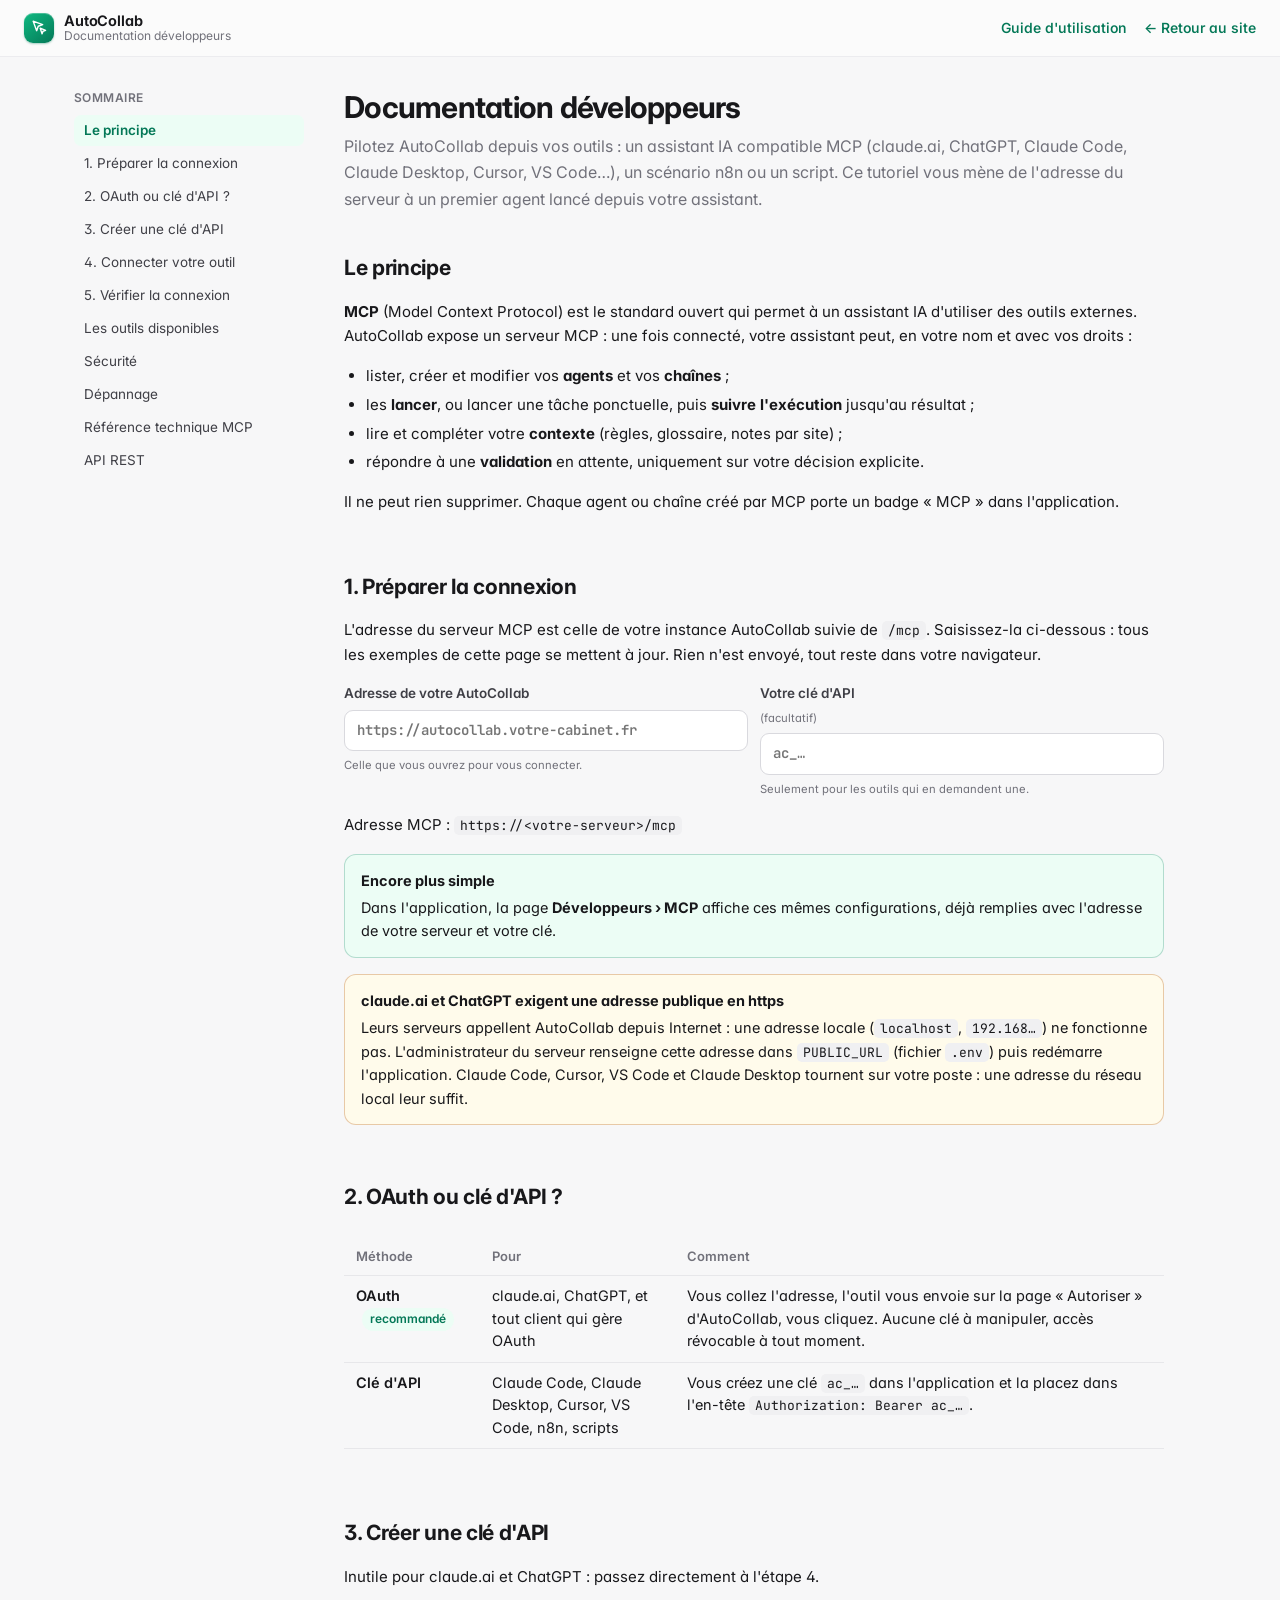
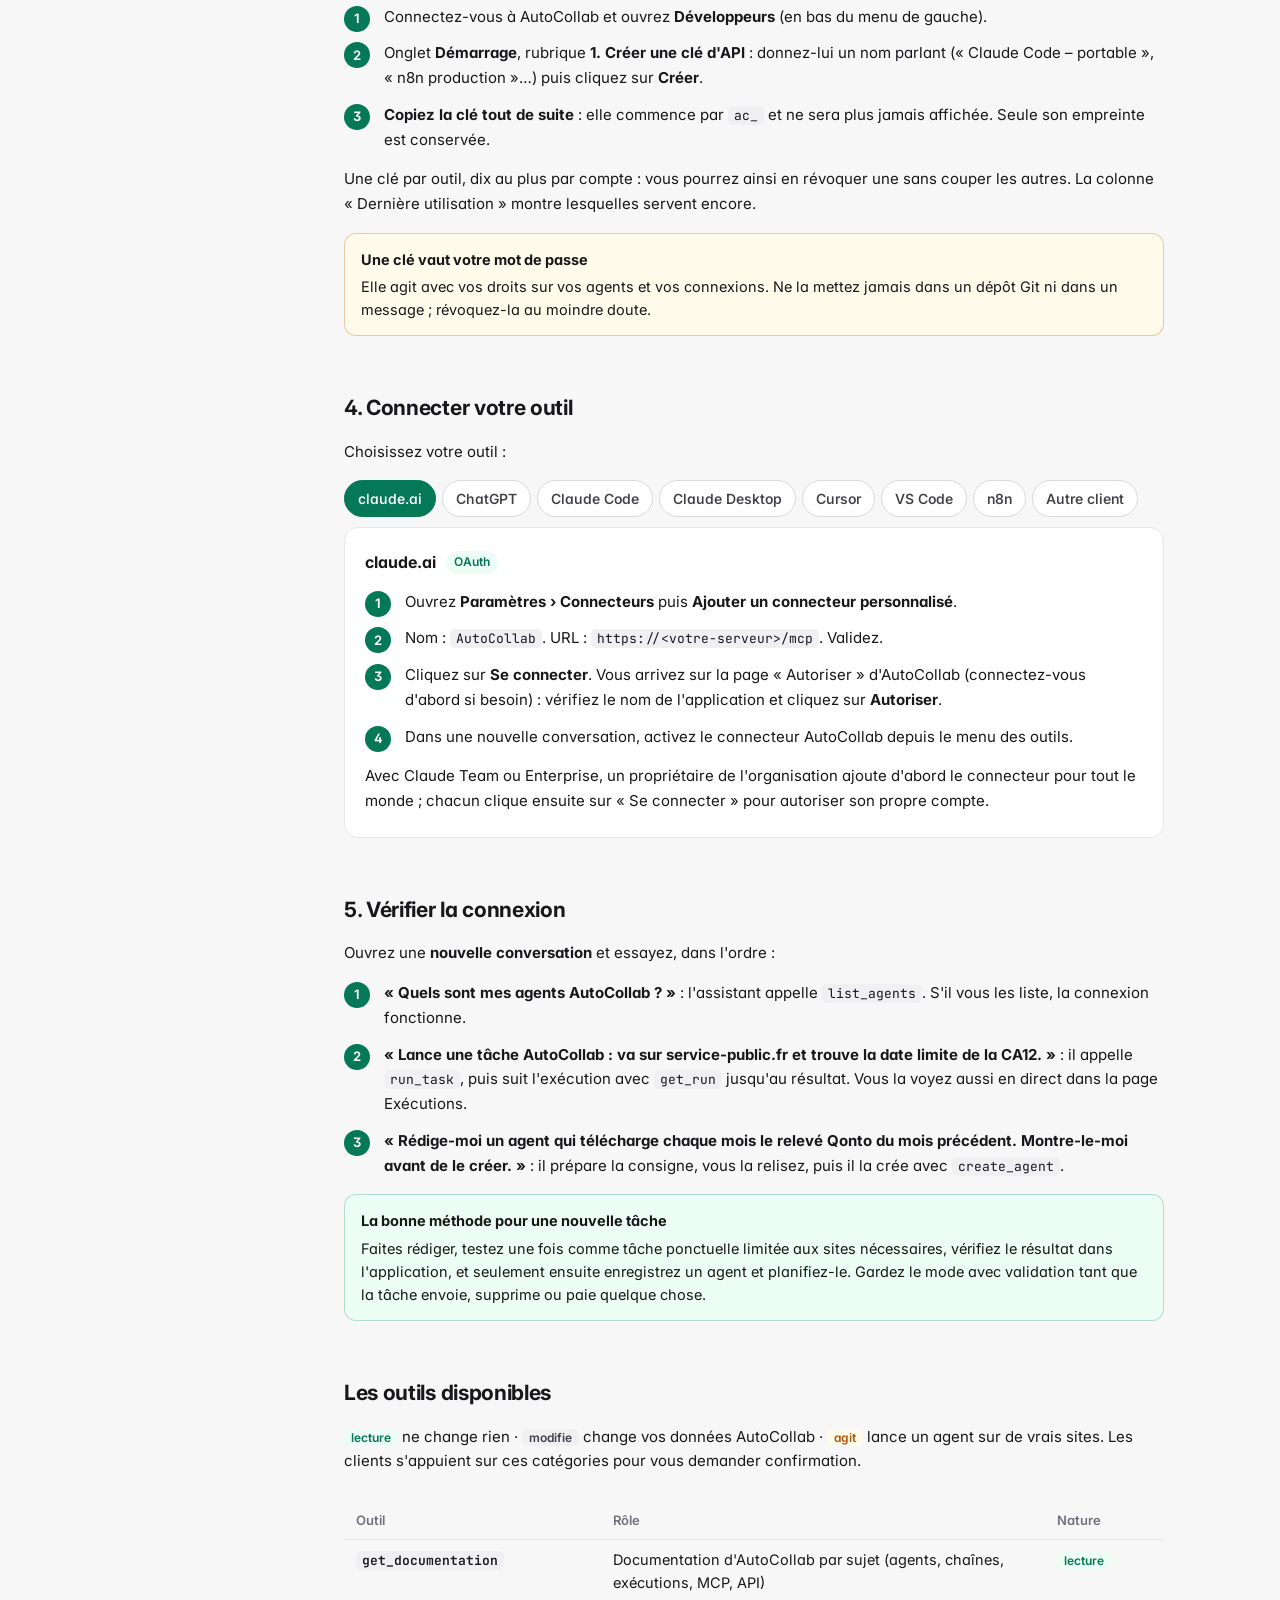
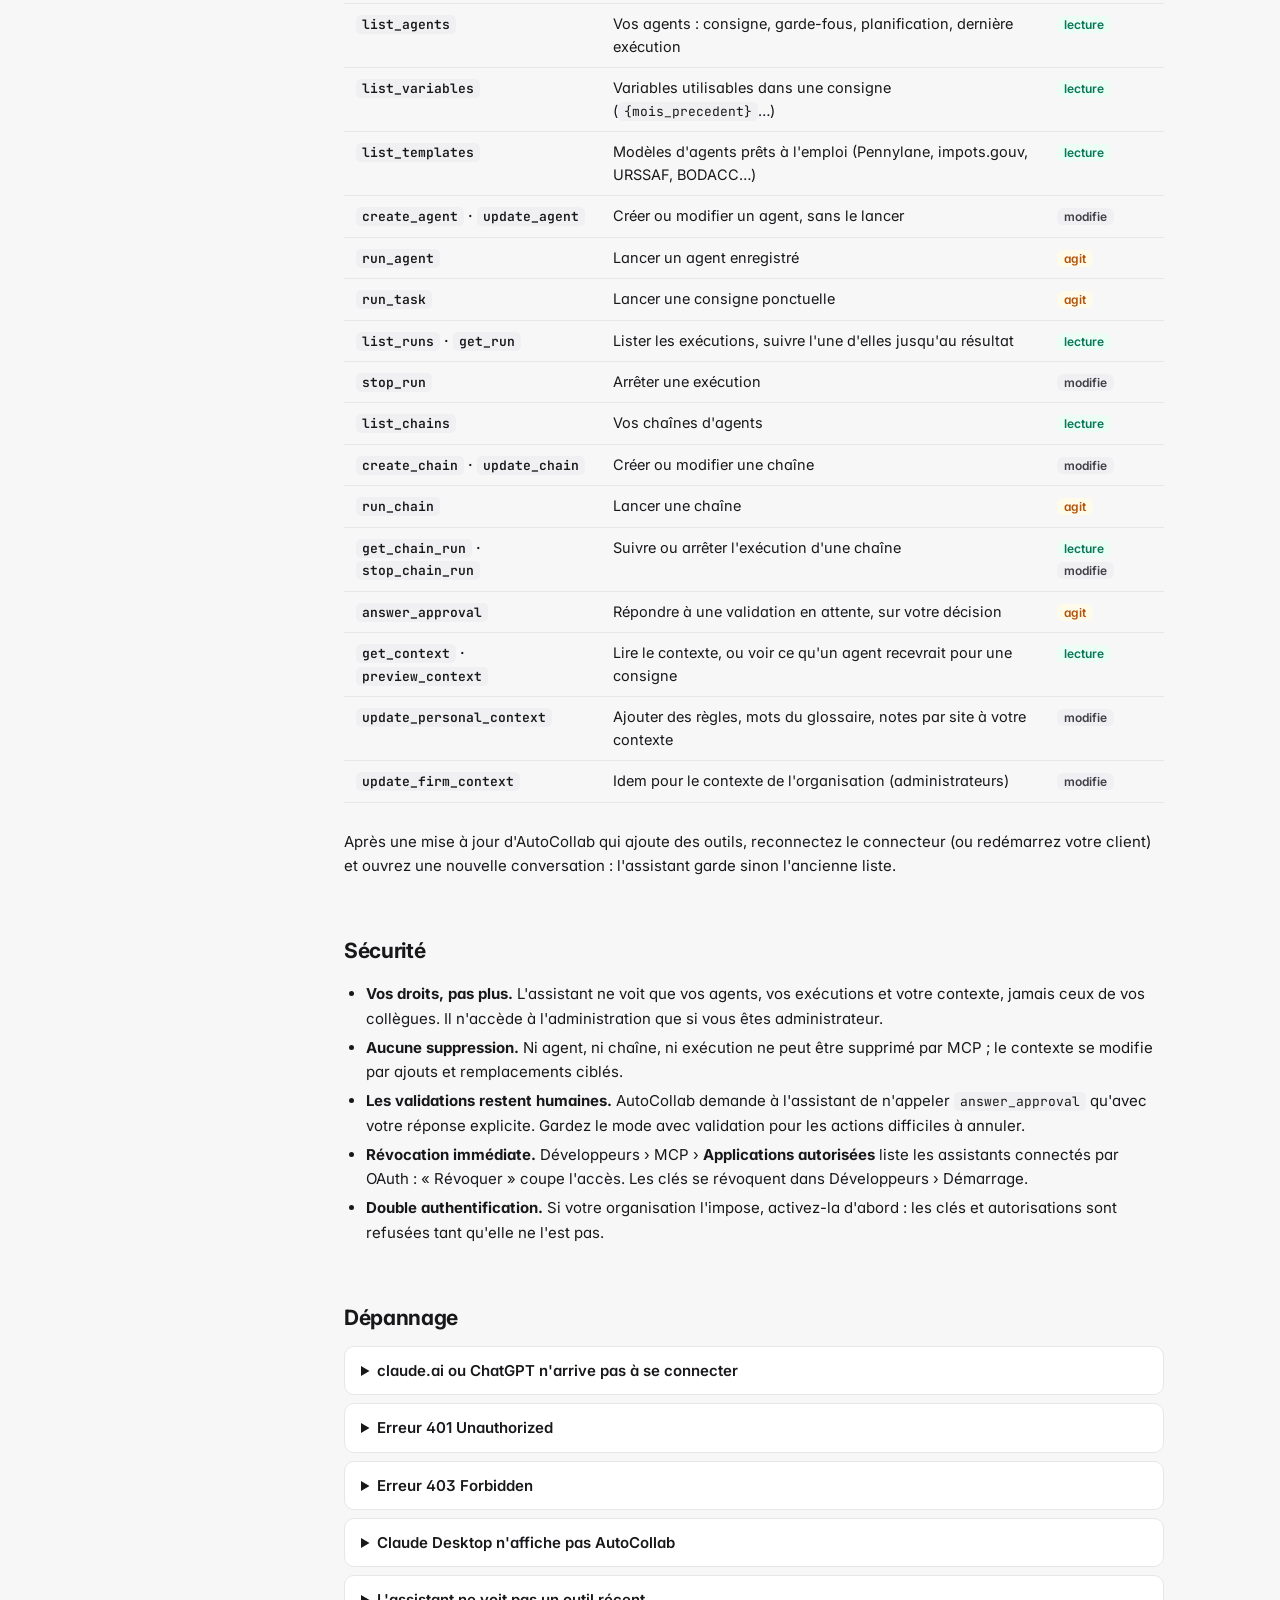
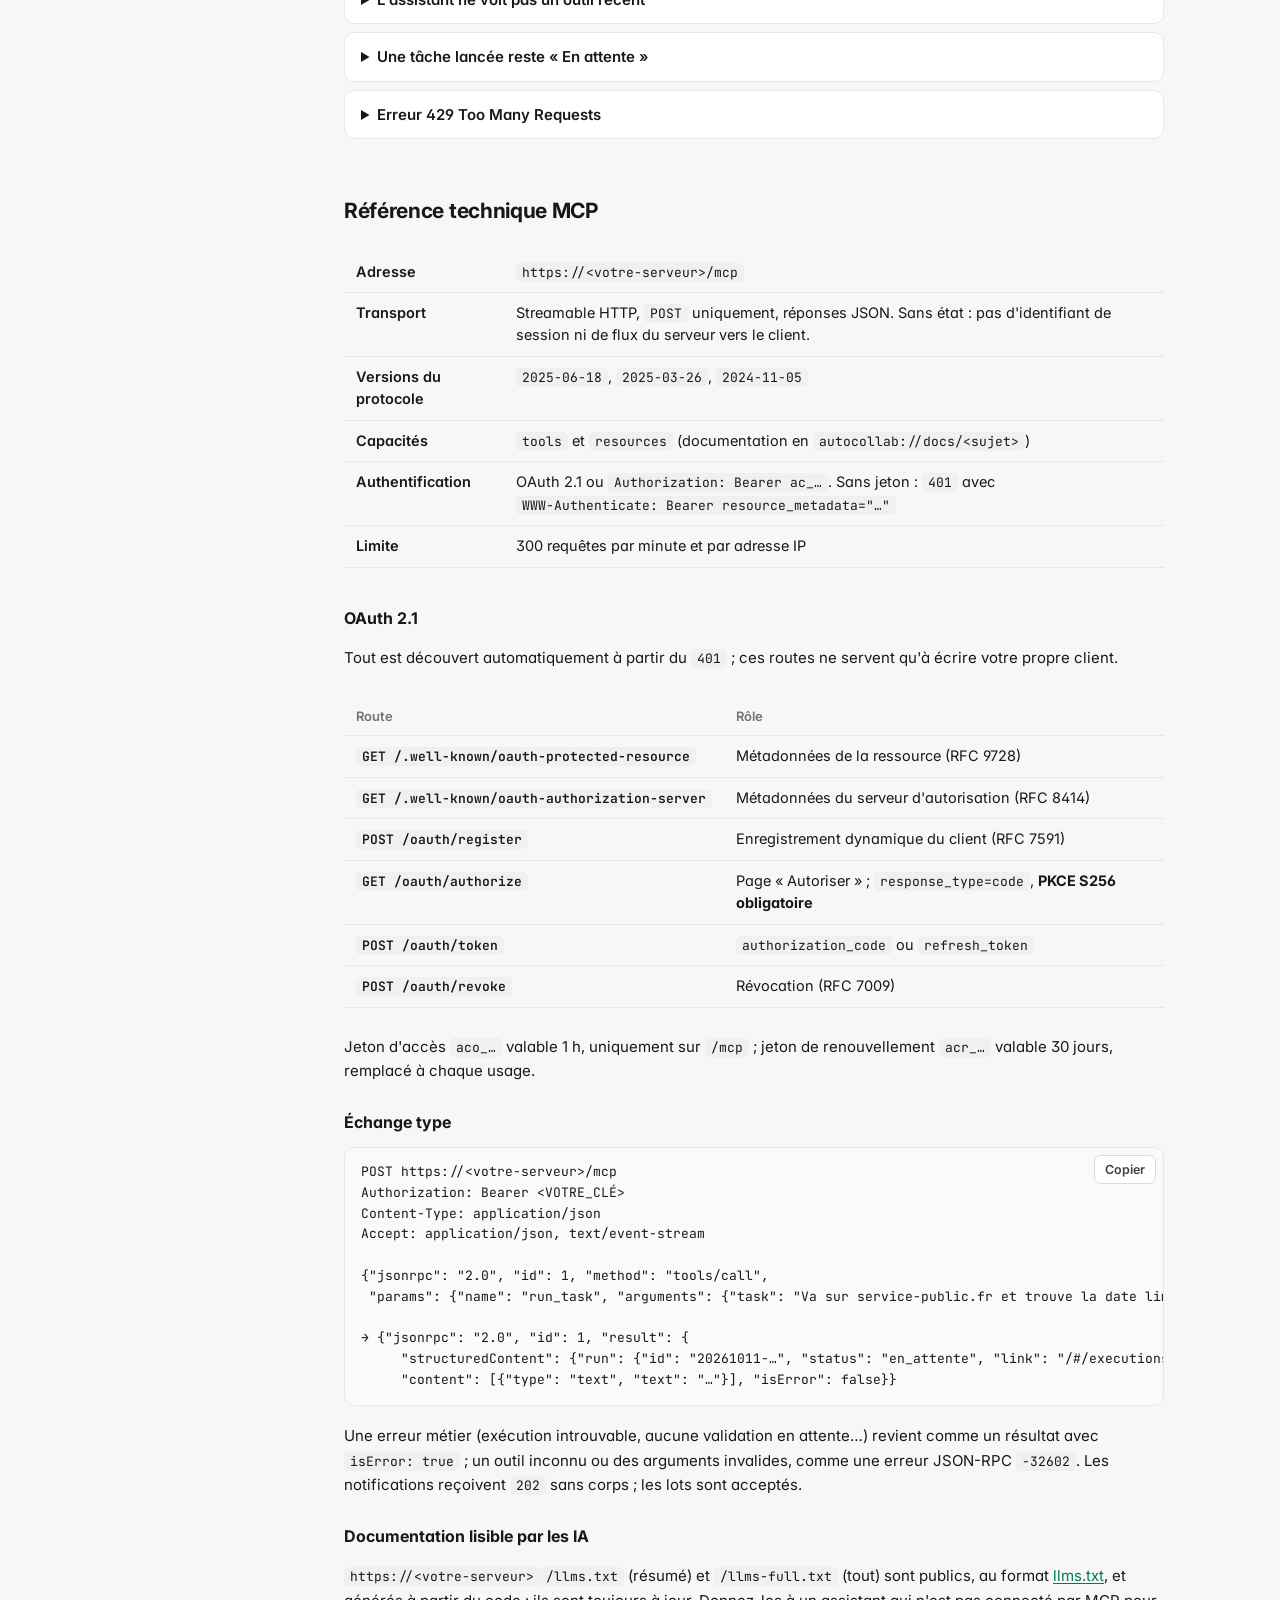
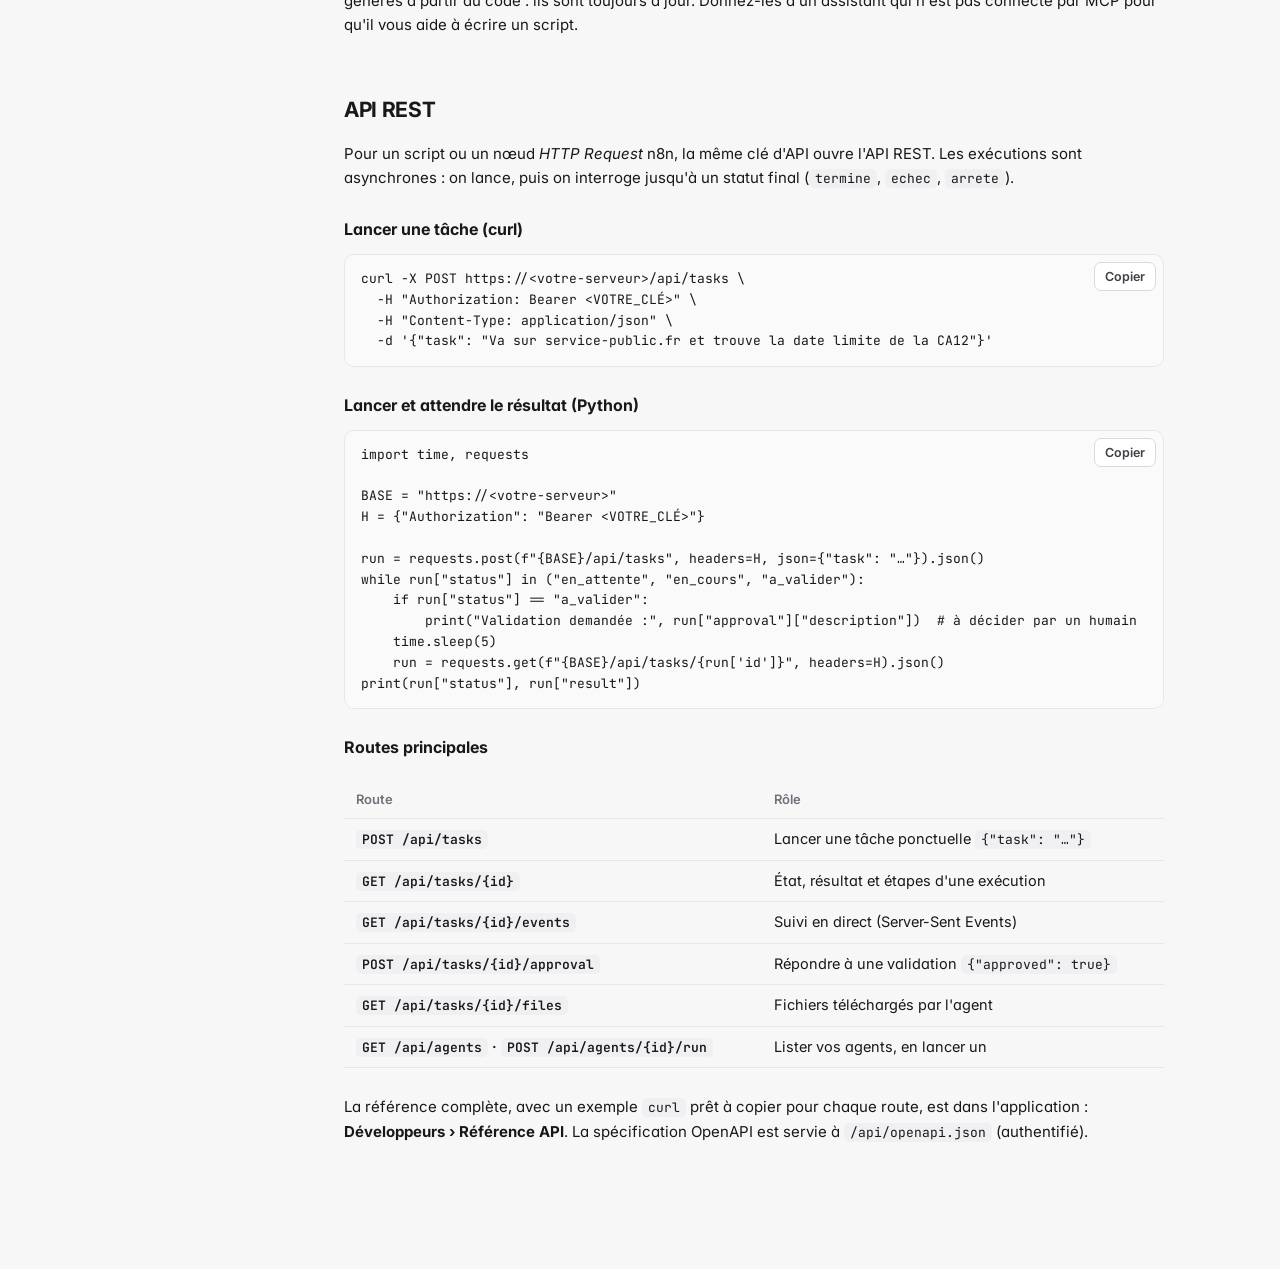
<file: site/developpeurs/index.html>
<!doctype html>
<html lang="fr">
<head>
<meta charset="utf-8">
<meta name="viewport" content="width=device-width, initial-scale=1">
<link rel="icon" href="../favicon.svg" type="image/svg+xml">
<title>Documentation développeurs · AutoCollab</title>
<meta name="description" content="Connecter AutoCollab à un assistant IA par MCP (claude.ai, ChatGPT, Claude Code, Claude Desktop, Cursor, VS Code, n8n), clés d'API et API REST.">
<link rel="preconnect" href="https://fonts.googleapis.com">
<link rel="stylesheet" href="https://fonts.googleapis.com/css2?family=Inter:wght@400..700&family=JetBrains+Mono:wght@400..600&display=swap">
<link rel="stylesheet" href="../guide/app.css">
<style>
  .guide-top { position: sticky; top: 0; z-index: 5; display: flex; align-items: center; gap: 16px; padding: 12px 24px; background: var(--side); border-bottom: 1px solid var(--side-line); }
  .guide-top .links { margin-left: auto; display: flex; gap: 18px; }
  .guide-top .links a { font-size: 14px; font-weight: 550; text-decoration: none; }
  @media (max-width: 640px) { .guide-top { padding: 12px 16px; } .guide-top .links .hide-sm { display: none; } }
  .guide { display: flex; gap: 40px; max-width: 1180px; margin: 0 auto; padding: 32px 24px 80px; align-items: flex-start; }
  .toc { flex: 0 0 230px; position: sticky; top: 84px; max-height: calc(100vh - 100px); overflow-y: auto; font-size: 13.5px; }
  .toc strong { display: block; font-size: 12px; color: var(--muted); font-weight: 600; margin-bottom: 8px; text-transform: uppercase; letter-spacing: .04em; }
  .toc ol { list-style: none; margin: 0; padding: 0; display: flex; flex-direction: column; gap: 2px; }
  .toc ol ol { padding-left: 12px; margin: 2px 0 4px; }
  .toc a { display: block; padding: 5px 10px; border-radius: 7px; color: var(--ink-2); text-decoration: none; }
  .toc a:hover { background: var(--hair); color: var(--ink); }
  .toc a[aria-current="true"] { background: var(--accent-soft); color: var(--accent); font-weight: 600; }
  @media (max-width: 900px) { .toc { display: none; } .guide { padding: 24px 16px 64px; } }
  article { flex: 1; min-width: 0; max-width: 820px; }
  article h1 { font-size: 30px; letter-spacing: -.025em; margin: 0 0 8px; line-height: 1.2; }
  article .lead { font-size: 16px; color: var(--muted); margin: 0 0 28px; }
  article section { padding-top: 12px; margin-bottom: 44px; scroll-margin-top: 70px; }
  article h2 { font-size: 21px; letter-spacing: -.015em; margin: 0 0 12px; }
  article h3 { font-size: 16px; margin: 26px 0 8px; scroll-margin-top: 70px; }
  article p, article li { font-size: 15px; line-height: 1.65; }
  article ul, article ol { padding-left: 22px; }
  article li + li { margin-top: 4px; }
  article :not(pre) > code { font-family: var(--mono); font-size: 13px; background: var(--hair); border-radius: 5px; padding: 1px 6px; overflow-wrap: anywhere; }
  .tip-box, .warn-box { border-radius: 12px; padding: 14px 16px; margin: 16px 0; font-size: 14.5px; line-height: 1.6; }
  .tip-box { background: var(--accent-soft); border: 1px solid color-mix(in srgb, var(--accent) 25%, transparent); }
  .warn-box { background: var(--warn-soft); border: 1px solid color-mix(in srgb, var(--warn) 30%, transparent); }
  .tip-box strong:first-child, .warn-box strong:first-child { display: block; margin-bottom: 4px; }
  .steps-list { counter-reset: s; list-style: none; padding: 0 !important; }
  .steps-list > li { counter-increment: s; position: relative; padding-left: 40px; margin-bottom: 12px; }
  .steps-list > li::before { content: counter(s); position: absolute; left: 0; top: 1px; width: 26px; height: 26px; border-radius: 50%; background: var(--accent); color: var(--on-accent); display: grid; place-items: center; font-size: 13px; font-weight: 650; }
  .words { width: 100%; border-collapse: collapse; margin: 12px 0; font-size: 14.5px; }
  .words th, .words td { text-align: left; padding: 9px 12px; border-bottom: 1px solid var(--line); vertical-align: top; }
  .words th { font-size: 13px; color: var(--muted); font-weight: 600; }
  .words td:first-child { font-weight: 600; }
  .words td code { white-space: nowrap; }
  .table-scroll { overflow-x: auto; }
  details { border: 1px solid var(--line); border-radius: 10px; padding: 12px 16px; margin: 8px 0; background: var(--panel); }
  details summary { cursor: pointer; font-weight: 600; font-size: 15px; }
  details p { margin: 10px 0 0; }
  /* Code blocks with a copy button */
  .snip { position: relative; margin: 12px 0 18px; }
  .snip pre { margin: 0; padding: 14px 16px; padding-right: 84px; background: var(--sunken); border: 1px solid var(--line); border-radius: 10px; overflow-x: auto; font-family: var(--mono); font-size: 13px; line-height: 1.6; color: var(--ink); }
  .snip .copy { position: absolute; top: 8px; right: 8px; font: inherit; font-size: 12.5px; font-weight: 600; padding: 4px 10px; border-radius: 7px; border: 1px solid var(--line-2); background: var(--panel); color: var(--ink-2); cursor: pointer; }
  .snip .copy:hover { color: var(--ink); border-color: var(--muted); }
  .snip .file { display: block; font-size: 12.5px; color: var(--muted); margin-bottom: 6px; font-family: var(--mono); }
  /* Server address form */
  .setup { display: grid; grid-template-columns: 1fr 1fr; gap: 12px; margin: 14px 0 6px; }
  @media (max-width: 640px) { .setup { grid-template-columns: 1fr; } }
  .setup label { display: flex; flex-direction: column; gap: 6px; font-size: 13.5px; font-weight: 600; color: var(--ink-2); }
  .setup input { font: inherit; font-size: 14px; font-family: var(--mono); padding: 9px 12px; border-radius: 9px; border: 1px solid var(--line-2); background: var(--panel); color: var(--ink); min-width: 0; }
  .setup input:focus { outline: 2px solid var(--accent); outline-offset: 1px; }
  .setup small { font-weight: 400; color: var(--muted); }
  /* Client tabs */
  .clients { display: flex; flex-wrap: wrap; gap: 6px; margin: 14px 0 4px; }
  .clients button { font: inherit; font-size: 14px; font-weight: 550; padding: 7px 13px; border-radius: 999px; border: 1px solid var(--line-2); background: var(--panel); color: var(--ink-2); cursor: pointer; }
  .clients button:hover { color: var(--ink); border-color: var(--muted); }
  .clients button[aria-selected="true"] { background: var(--accent); border-color: var(--accent); color: var(--on-accent); }
  .client-panel { border: 1px solid var(--line); border-radius: 14px; padding: 6px 20px 8px; margin-top: 10px; background: var(--panel); }
  .client-panel h3 { margin-top: 16px; }
  .badge { display: inline-block; font-size: 12px; font-weight: 600; padding: 2px 8px; border-radius: 999px; background: var(--accent-soft); color: var(--accent); vertical-align: 2px; margin-left: 6px; }
  .badge.key { background: var(--hair); color: var(--ink-2); }
  .tag { font-size: 12px; font-weight: 600; padding: 1px 7px; border-radius: 6px; white-space: nowrap; }
  .tag.r { background: var(--ok-soft); color: var(--ok); }
  .tag.w { background: var(--hair); color: var(--ink-2); }
  .tag.x { background: var(--warn-soft); color: var(--warn); }
</style>
</head>
<body>
<header class="guide-top">
  <a class="brand" href="../index.html" style="padding: 0">
    <span class="brand-mark"><svg viewBox="0 0 24 24" fill="none" stroke="currentColor" stroke-width="2" stroke-linecap="round" stroke-linejoin="round" aria-hidden="true"><path d="M3 3l5 13.5 2.2-6.3L16.5 8z"/><path d="M13 13l2.6 8 1.3-3.7 3.7-1.3z"/></svg></span>
    <span class="brand-name"><strong>AutoCollab</strong><span>Documentation développeurs</span></span>
  </a>
  <nav class="links" aria-label="Liens">
    <a class="hide-sm" href="../guide/index.html">Guide d'utilisation</a>
    <a href="../index.html">← Retour au site</a>
  </nav>
</header>

<div class="guide">
  <nav class="toc" aria-label="Sommaire">
    <strong>Sommaire</strong>
    <ol>
      <li><a href="#principe">Le principe</a></li>
      <li><a href="#preparer">1. Préparer la connexion</a></li>
      <li><a href="#methode">2. OAuth ou clé d'API ?</a></li>
      <li><a href="#cle">3. Créer une clé d'API</a></li>
      <li><a href="#clients">4. Connecter votre outil</a></li>
      <li><a href="#verifier">5. Vérifier la connexion</a></li>
      <li><a href="#outils">Les outils disponibles</a></li>
      <li><a href="#securite">Sécurité</a></li>
      <li><a href="#depannage">Dépannage</a></li>
      <li><a href="#technique">Référence technique MCP</a></li>
      <li><a href="#api">API REST</a></li>
    </ol>
  </nav>

  <article>
    <h1>Documentation développeurs</h1>
    <p class="lead">Pilotez AutoCollab depuis vos outils : un assistant IA compatible MCP (claude.ai, ChatGPT, Claude Code, Claude Desktop, Cursor, VS Code…), un scénario n8n ou un script. Ce tutoriel vous mène de l'adresse du serveur à un premier agent lancé depuis votre assistant.</p>

    <section id="principe">
      <h2>Le principe</h2>
      <p><strong>MCP</strong> (Model Context Protocol) est le standard ouvert qui permet à un assistant IA d'utiliser des outils externes. AutoCollab expose un serveur MCP : une fois connecté, votre assistant peut, en votre nom et avec vos droits :</p>
      <ul>
        <li>lister, créer et modifier vos <strong>agents</strong> et vos <strong>chaînes</strong> ;</li>
        <li>les <strong>lancer</strong>, ou lancer une tâche ponctuelle, puis <strong>suivre l'exécution</strong> jusqu'au résultat ;</li>
        <li>lire et compléter votre <strong>contexte</strong> (règles, glossaire, notes par site) ;</li>
        <li>répondre à une <strong>validation</strong> en attente, uniquement sur votre décision explicite.</li>
      </ul>
      <p>Il ne peut rien supprimer. Chaque agent ou chaîne créé par MCP porte un badge « MCP » dans l'application.</p>
    </section>

    <section id="preparer">
      <h2>1. Préparer la connexion</h2>
      <p>L'adresse du serveur MCP est celle de votre instance AutoCollab suivie de <code>/mcp</code>. Saisissez-la ci-dessous : tous les exemples de cette page se mettent à jour. Rien n'est envoyé, tout reste dans votre navigateur.</p>
      <div class="setup">
        <label>Adresse de votre AutoCollab
          <input id="baseInput" type="url" placeholder="https://autocollab.votre-cabinet.fr" autocomplete="off" spellcheck="false">
          <small>Celle que vous ouvrez pour vous connecter.</small>
        </label>
        <label>Votre clé d'API <small style="display: inline">(facultatif)</small>
          <input id="keyInput" type="text" placeholder="ac_…" autocomplete="off" spellcheck="false">
          <small>Seulement pour les outils qui en demandent une.</small>
        </label>
      </div>
      <p>Adresse MCP : <code id="mcpUrlOut">https://&lt;votre-serveur&gt;/mcp</code></p>
      <div class="tip-box"><strong>Encore plus simple</strong>Dans l'application, la page <strong>Développeurs › MCP</strong> affiche ces mêmes configurations, déjà remplies avec l'adresse de votre serveur et votre clé.</div>
      <div class="warn-box"><strong>claude.ai et ChatGPT exigent une adresse publique en https</strong>Leurs serveurs appellent AutoCollab depuis Internet : une adresse locale (<code>localhost</code>, <code>192.168…</code>) ne fonctionne pas. L'administrateur du serveur renseigne cette adresse dans <code>PUBLIC_URL</code> (fichier <code>.env</code>) puis redémarre l'application. Claude Code, Cursor, VS Code et Claude Desktop tournent sur votre poste : une adresse du réseau local leur suffit.</div>
    </section>

    <section id="methode">
      <h2>2. OAuth ou clé d'API ?</h2>
      <div class="table-scroll">
      <table class="words">
        <thead><tr><th>Méthode</th><th>Pour</th><th>Comment</th></tr></thead>
        <tbody>
          <tr><td>OAuth <span class="badge">recommandé</span></td><td>claude.ai, ChatGPT, et tout client qui gère OAuth</td><td>Vous collez l'adresse, l'outil vous envoie sur la page « Autoriser » d'AutoCollab, vous cliquez. Aucune clé à manipuler, accès révocable à tout moment.</td></tr>
          <tr><td>Clé d'API</td><td>Claude Code, Claude Desktop, Cursor, VS Code, n8n, scripts</td><td>Vous créez une clé <code>ac_…</code> dans l'application et la placez dans l'en-tête <code>Authorization: Bearer ac_…</code>.</td></tr>
        </tbody>
      </table>
      </div>
    </section>

    <section id="cle">
      <h2>3. Créer une clé d'API</h2>
      <p>Inutile pour claude.ai et ChatGPT : passez directement à l'étape 4.</p>
      <ol class="steps-list">
        <li>Connectez-vous à AutoCollab et ouvrez <strong>Développeurs</strong> (en bas du menu de gauche).</li>
        <li>Onglet <strong>Démarrage</strong>, rubrique <strong>1. Créer une clé d'API</strong> : donnez-lui un nom parlant (« Claude Code – portable », « n8n production »…) puis cliquez sur <strong>Créer</strong>.</li>
        <li><strong>Copiez la clé tout de suite</strong> : elle commence par <code>ac_</code> et ne sera plus jamais affichée. Seule son empreinte est conservée.</li>
      </ol>
      <p>Une clé par outil, dix au plus par compte : vous pourrez ainsi en révoquer une sans couper les autres. La colonne « Dernière utilisation » montre lesquelles servent encore.</p>
      <div class="warn-box"><strong>Une clé vaut votre mot de passe</strong>Elle agit avec vos droits sur vos agents et vos connexions. Ne la mettez jamais dans un dépôt Git ni dans un message ; révoquez-la au moindre doute.</div>
    </section>

    <section id="clients">
      <h2>4. Connecter votre outil</h2>
      <p>Choisissez votre outil :</p>
      <div class="clients" role="tablist" aria-label="Outil à connecter">
        <button type="button" role="tab" data-client="claudeai" aria-selected="true">claude.ai</button>
        <button type="button" role="tab" data-client="chatgpt" aria-selected="false">ChatGPT</button>
        <button type="button" role="tab" data-client="code" aria-selected="false">Claude Code</button>
        <button type="button" role="tab" data-client="desktop" aria-selected="false">Claude Desktop</button>
        <button type="button" role="tab" data-client="cursor" aria-selected="false">Cursor</button>
        <button type="button" role="tab" data-client="vscode" aria-selected="false">VS Code</button>
        <button type="button" role="tab" data-client="n8n" aria-selected="false">n8n</button>
        <button type="button" role="tab" data-client="other" aria-selected="false">Autre client</button>
      </div>

      <div class="client-panel" data-panel="claudeai" role="tabpanel">
        <h3>claude.ai <span class="badge">OAuth</span></h3>
        <ol class="steps-list">
          <li>Ouvrez <strong>Paramètres › Connecteurs</strong> puis <strong>Ajouter un connecteur personnalisé</strong>.</li>
          <li>Nom : <code>AutoCollab</code>. URL : <code data-url>https://&lt;votre-serveur&gt;/mcp</code>. Validez.</li>
          <li>Cliquez sur <strong>Se connecter</strong>. Vous arrivez sur la page « Autoriser » d'AutoCollab (connectez-vous d'abord si besoin) : vérifiez le nom de l'application et cliquez sur <strong>Autoriser</strong>.</li>
          <li>Dans une nouvelle conversation, activez le connecteur AutoCollab depuis le menu des outils.</li>
        </ol>
        <p>Avec Claude Team ou Enterprise, un propriétaire de l'organisation ajoute d'abord le connecteur pour tout le monde ; chacun clique ensuite sur « Se connecter » pour autoriser son propre compte.</p>
      </div>

      <div class="client-panel" data-panel="chatgpt" role="tabpanel" hidden>
        <h3>ChatGPT <span class="badge">OAuth</span></h3>
        <ol class="steps-list">
          <li>Ouvrez <strong>Paramètres › Applications et connecteurs › Paramètres avancés</strong> et activez le <strong>Mode développeur</strong>.</li>
          <li>Cliquez sur <strong>Créer</strong>. Nom : <code>AutoCollab</code> ; URL du serveur MCP : <code data-url>https://&lt;votre-serveur&gt;/mcp</code> ; authentification : <strong>OAuth</strong>.</li>
          <li>ChatGPT vous envoie sur la page « Autoriser » d'AutoCollab : cliquez sur <strong>Autoriser</strong>.</li>
          <li>Dans une conversation, choisissez AutoCollab dans la liste des connecteurs.</li>
        </ol>
      </div>

      <div class="client-panel" data-panel="code" role="tabpanel" hidden>
        <h3>Claude Code <span class="badge key">clé d'API</span></h3>
        <p>Dans un terminal :</p>
        <div class="snip"><pre data-tpl="code"></pre></div>
        <p>Ajoutez <code>--scope user</code> pour l'avoir dans tous vos projets. Vérifiez avec <code>claude mcp list</code>, ou <code>/mcp</code> dans une session : AutoCollab doit apparaître « connected ».</p>
      </div>

      <div class="client-panel" data-panel="desktop" role="tabpanel" hidden>
        <h3>Claude Desktop <span class="badge key">clé d'API</span></h3>
        <ol class="steps-list">
          <li>Installez <a href="https://nodejs.org" target="_blank" rel="noopener">Node.js</a> (version LTS) : Claude Desktop passe par le petit pont <code>mcp-remote</code>.</li>
          <li>Ouvrez <strong>Paramètres › Développeur › Modifier la configuration</strong>. Le fichier <code>claude_desktop_config.json</code> s'ouvre.</li>
          <li>Ajoutez le bloc suivant (fusionnez-le avec un <code>mcpServers</code> existant) puis enregistrez :</li>
        </ol>
        <div class="snip"><span class="file">claude_desktop_config.json</span><pre data-tpl="desktop"></pre></div>
        <ol class="steps-list" start="4" style="counter-reset: s 3">
          <li>Quittez complètement Claude Desktop (icône de la barre des tâches › Quitter) et rouvrez-le. L'icône des outils doit lister AutoCollab.</li>
        </ol>
        <p>Le fichier se trouve dans <code>%APPDATA%\Claude\</code> sous Windows et <code>~/Library/Application Support/Claude/</code> sous macOS. Si vous utilisez Claude Desktop avec un compte claude.ai, vous pouvez aussi passer par les connecteurs (onglet claude.ai), sans clé.</p>
      </div>

      <div class="client-panel" data-panel="cursor" role="tabpanel" hidden>
        <h3>Cursor <span class="badge key">clé d'API</span></h3>
        <p>Créez ou complétez le fichier <code>~/.cursor/mcp.json</code> (pour tous vos projets) ou <code>.cursor/mcp.json</code> (pour un seul projet) :</p>
        <div class="snip"><span class="file">~/.cursor/mcp.json</span><pre data-tpl="cursor"></pre></div>
        <p>Ouvrez ensuite <strong>Cursor Settings › MCP</strong> : AutoCollab doit apparaître avec un point vert et la liste de ses outils.</p>
      </div>

      <div class="client-panel" data-panel="vscode" role="tabpanel" hidden>
        <h3>VS Code (GitHub Copilot) <span class="badge key">clé d'API</span></h3>
        <p>Dans votre projet, créez le fichier <code>.vscode/mcp.json</code> :</p>
        <div class="snip"><span class="file">.vscode/mcp.json</span><pre data-tpl="vscode"></pre></div>
        <p>Cliquez sur <strong>Démarrer</strong> au-dessus du serveur dans le fichier, puis passez Copilot Chat en <strong>mode Agent</strong> : les outils AutoCollab sont dans le sélecteur d'outils. Ne versionnez pas ce fichier s'il contient votre clé (ajoutez-le à <code>.gitignore</code>).</p>
      </div>

      <div class="client-panel" data-panel="n8n" role="tabpanel" hidden>
        <h3>n8n <span class="badge key">clé d'API</span></h3>
        <p>Dans un workflow avec un nœud <em>AI Agent</em>, ajoutez un outil <strong>MCP Client Tool</strong> :</p>
        <div class="snip"><pre data-tpl="n8n"></pre></div>
        <p>Créez la crédential <em>Header Auth</em> une seule fois et réutilisez-la. Sans IA, appelez directement l'API REST avec un nœud <em>HTTP Request</em> (voir <a href="#api">API REST</a>).</p>
      </div>

      <div class="client-panel" data-panel="other" role="tabpanel" hidden>
        <h3>Autre client MCP</h3>
        <p>Tout client qui gère les serveurs MCP distants :</p>
        <div class="snip"><pre data-tpl="other"></pre></div>
        <p>S'il gère OAuth, donnez-lui seulement l'adresse : il découvrira seul le serveur d'autorisation. S'il ne gère que les serveurs locaux (stdio), passez par le pont <code>mcp-remote</code> (Node.js requis) :</p>
        <div class="snip"><pre data-tpl="bridge"></pre></div>
      </div>
    </section>

    <section id="verifier">
      <h2>5. Vérifier la connexion</h2>
      <p>Ouvrez une <strong>nouvelle conversation</strong> et essayez, dans l'ordre :</p>
      <ol class="steps-list">
        <li><strong>« Quels sont mes agents AutoCollab ? »</strong> : l'assistant appelle <code>list_agents</code>. S'il vous les liste, la connexion fonctionne.</li>
        <li><strong>« Lance une tâche AutoCollab : va sur service-public.fr et trouve la date limite de la CA12. »</strong> : il appelle <code>run_task</code>, puis suit l'exécution avec <code>get_run</code> jusqu'au résultat. Vous la voyez aussi en direct dans la page Exécutions.</li>
        <li><strong>« Rédige-moi un agent qui télécharge chaque mois le relevé Qonto du mois précédent. Montre-le-moi avant de le créer. »</strong> : il prépare la consigne, vous la relisez, puis il la crée avec <code>create_agent</code>.</li>
      </ol>
      <div class="tip-box"><strong>La bonne méthode pour une nouvelle tâche</strong>Faites rédiger, testez une fois comme tâche ponctuelle limitée aux sites nécessaires, vérifiez le résultat dans l'application, et seulement ensuite enregistrez un agent et planifiez-le. Gardez le mode avec validation tant que la tâche envoie, supprime ou paie quelque chose.</div>
    </section>

    <section id="outils">
      <h2>Les outils disponibles</h2>
      <p><span class="tag r">lecture</span> ne change rien · <span class="tag w">modifie</span> change vos données AutoCollab · <span class="tag x">agit</span> lance un agent sur de vrais sites. Les clients s'appuient sur ces catégories pour vous demander confirmation.</p>
      <div class="table-scroll">
      <table class="words">
        <thead><tr><th>Outil</th><th>Rôle</th><th>Nature</th></tr></thead>
        <tbody>
          <tr><td><code>get_documentation</code></td><td>Documentation d'AutoCollab par sujet (agents, chaînes, exécutions, MCP, API)</td><td><span class="tag r">lecture</span></td></tr>
          <tr><td><code>list_agents</code></td><td>Vos agents : consigne, garde-fous, planification, dernière exécution</td><td><span class="tag r">lecture</span></td></tr>
          <tr><td><code>list_variables</code></td><td>Variables utilisables dans une consigne (<code>{mois_precedent}</code>…)</td><td><span class="tag r">lecture</span></td></tr>
          <tr><td><code>list_templates</code></td><td>Modèles d'agents prêts à l'emploi (Pennylane, impots.gouv, URSSAF, BODACC…)</td><td><span class="tag r">lecture</span></td></tr>
          <tr><td><code>create_agent</code> · <code>update_agent</code></td><td>Créer ou modifier un agent, sans le lancer</td><td><span class="tag w">modifie</span></td></tr>
          <tr><td><code>run_agent</code></td><td>Lancer un agent enregistré</td><td><span class="tag x">agit</span></td></tr>
          <tr><td><code>run_task</code></td><td>Lancer une consigne ponctuelle</td><td><span class="tag x">agit</span></td></tr>
          <tr><td><code>list_runs</code> · <code>get_run</code></td><td>Lister les exécutions, suivre l'une d'elles jusqu'au résultat</td><td><span class="tag r">lecture</span></td></tr>
          <tr><td><code>stop_run</code></td><td>Arrêter une exécution</td><td><span class="tag w">modifie</span></td></tr>
          <tr><td><code>list_chains</code></td><td>Vos chaînes d'agents</td><td><span class="tag r">lecture</span></td></tr>
          <tr><td><code>create_chain</code> · <code>update_chain</code></td><td>Créer ou modifier une chaîne</td><td><span class="tag w">modifie</span></td></tr>
          <tr><td><code>run_chain</code></td><td>Lancer une chaîne</td><td><span class="tag x">agit</span></td></tr>
          <tr><td><code>get_chain_run</code> · <code>stop_chain_run</code></td><td>Suivre ou arrêter l'exécution d'une chaîne</td><td><span class="tag r">lecture</span> <span class="tag w">modifie</span></td></tr>
          <tr><td><code>answer_approval</code></td><td>Répondre à une validation en attente, sur votre décision</td><td><span class="tag x">agit</span></td></tr>
          <tr><td><code>get_context</code> · <code>preview_context</code></td><td>Lire le contexte, ou voir ce qu'un agent recevrait pour une consigne</td><td><span class="tag r">lecture</span></td></tr>
          <tr><td><code>update_personal_context</code></td><td>Ajouter des règles, mots du glossaire, notes par site à votre contexte</td><td><span class="tag w">modifie</span></td></tr>
          <tr><td><code>update_firm_context</code></td><td>Idem pour le contexte de l'organisation (administrateurs)</td><td><span class="tag w">modifie</span></td></tr>
        </tbody>
      </table>
      </div>
      <p>Après une mise à jour d'AutoCollab qui ajoute des outils, reconnectez le connecteur (ou redémarrez votre client) et ouvrez une nouvelle conversation : l'assistant garde sinon l'ancienne liste.</p>
    </section>

    <section id="securite">
      <h2>Sécurité</h2>
      <ul>
        <li><strong>Vos droits, pas plus.</strong> L'assistant ne voit que vos agents, vos exécutions et votre contexte, jamais ceux de vos collègues. Il n'accède à l'administration que si vous êtes administrateur.</li>
        <li><strong>Aucune suppression.</strong> Ni agent, ni chaîne, ni exécution ne peut être supprimé par MCP ; le contexte se modifie par ajouts et remplacements ciblés.</li>
        <li><strong>Les validations restent humaines.</strong> AutoCollab demande à l'assistant de n'appeler <code>answer_approval</code> qu'avec votre réponse explicite. Gardez le mode avec validation pour les actions difficiles à annuler.</li>
        <li><strong>Révocation immédiate.</strong> Développeurs › MCP › <strong>Applications autorisées</strong> liste les assistants connectés par OAuth : « Révoquer » coupe l'accès. Les clés se révoquent dans Développeurs › Démarrage.</li>
        <li><strong>Double authentification.</strong> Si votre organisation l'impose, activez-la d'abord : les clés et autorisations sont refusées tant qu'elle ne l'est pas.</li>
      </ul>
    </section>

    <section id="depannage">
      <h2>Dépannage</h2>
      <details><summary>claude.ai ou ChatGPT n'arrive pas à se connecter</summary><p>L'adresse doit être publique et en https, et identique à <code>PUBLIC_URL</code> dans le <code>.env</code> du serveur. Ouvrez <code data-base-text>https://&lt;votre-serveur&gt;</code><code>/.well-known/oauth-protected-resource</code> dans votre navigateur : vous devez voir un JSON dont <code>resource</code> se termine par <code>/mcp</code>. Sinon, corrigez <code>PUBLIC_URL</code> et redémarrez.</p></details>
      <details><summary>Erreur 401 Unauthorized</summary><p>La clé est absente, mal copiée, révoquée, ou l'en-tête est mal formé. Il doit être exactement <code>Authorization: Bearer ac_…</code> (un espace après « Bearer »). Créez une nouvelle clé au besoin.</p></details>
      <details><summary>Erreur 403 Forbidden</summary><p>Trois causes : votre compte a un mot de passe provisoire à changer, ou doit activer la double authentification (connectez-vous à l'application pour le faire) ; ou la requête vient d'une page web d'un autre site (en-tête <code>Origin</code> différent), ce qui est refusé par sécurité.</p></details>
      <details><summary>Claude Desktop n'affiche pas AutoCollab</summary><p>Vérifiez que Node.js est installé (<code>npx --version</code> dans un terminal), que le JSON est valide (pas de virgule en trop), puis quittez vraiment l'application avant de la rouvrir. Les journaux sont dans le dossier <code>logs</code> à côté du fichier de configuration (<code>mcp-server-autocollab.log</code>).</p></details>
      <details><summary>L'assistant ne voit pas un outil récent</summary><p>Il garde la liste reçue à la connexion. Reconnectez le connecteur (ou redémarrez le client) et ouvrez une nouvelle conversation.</p></details>
      <details><summary>Une tâche lancée reste « En attente »</summary><p>Vos exécutions passent une par une : une autre est en cours, attend une validation, ou la page Mes connexions est ouverte. Demandez à l'assistant <code>list_runs</code> pour voir la file.</p></details>
      <details><summary>Erreur 429 Too Many Requests</summary><p>Plus de 300 appels par minute depuis la même adresse IP : ralentissez la boucle de suivi (un <code>get_run</code> toutes les quelques secondes suffit).</p></details>
    </section>

    <section id="technique">
      <h2>Référence technique MCP</h2>
      <div class="table-scroll">
      <table class="words">
        <tbody>
          <tr><td>Adresse</td><td><code data-url>https://&lt;votre-serveur&gt;/mcp</code></td></tr>
          <tr><td>Transport</td><td>Streamable HTTP, <code>POST</code> uniquement, réponses JSON. Sans état : pas d'identifiant de session ni de flux du serveur vers le client.</td></tr>
          <tr><td>Versions du protocole</td><td><code>2025-06-18</code>, <code>2025-03-26</code>, <code>2024-11-05</code></td></tr>
          <tr><td>Capacités</td><td><code>tools</code> et <code>resources</code> (documentation en <code>autocollab://docs/&lt;sujet&gt;</code>)</td></tr>
          <tr><td>Authentification</td><td>OAuth 2.1 ou <code>Authorization: Bearer ac_…</code>. Sans jeton : <code>401</code> avec <code>WWW-Authenticate: Bearer resource_metadata="…"</code></td></tr>
          <tr><td>Limite</td><td>300 requêtes par minute et par adresse IP</td></tr>
        </tbody>
      </table>
      </div>

      <h3>OAuth 2.1</h3>
      <p>Tout est découvert automatiquement à partir du <code>401</code> ; ces routes ne servent qu'à écrire votre propre client.</p>
      <div class="table-scroll">
      <table class="words">
        <thead><tr><th>Route</th><th>Rôle</th></tr></thead>
        <tbody>
          <tr><td><code>GET /.well-known/oauth-protected-resource</code></td><td>Métadonnées de la ressource (RFC 9728)</td></tr>
          <tr><td><code>GET /.well-known/oauth-authorization-server</code></td><td>Métadonnées du serveur d'autorisation (RFC 8414)</td></tr>
          <tr><td><code>POST /oauth/register</code></td><td>Enregistrement dynamique du client (RFC 7591)</td></tr>
          <tr><td><code>GET /oauth/authorize</code></td><td>Page « Autoriser » ; <code>response_type=code</code>, <strong>PKCE S256 obligatoire</strong></td></tr>
          <tr><td><code>POST /oauth/token</code></td><td><code>authorization_code</code> ou <code>refresh_token</code></td></tr>
          <tr><td><code>POST /oauth/revoke</code></td><td>Révocation (RFC 7009)</td></tr>
        </tbody>
      </table>
      </div>
      <p>Jeton d'accès <code>aco_…</code> valable 1 h, uniquement sur <code>/mcp</code> ; jeton de renouvellement <code>acr_…</code> valable 30 jours, remplacé à chaque usage.</p>

      <h3>Échange type</h3>
      <div class="snip"><pre data-tpl="exchange"></pre></div>
      <p>Une erreur métier (exécution introuvable, aucune validation en attente…) revient comme un résultat avec <code>isError: true</code> ; un outil inconnu ou des arguments invalides, comme une erreur JSON-RPC <code>-32602</code>. Les notifications reçoivent <code>202</code> sans corps ; les lots sont acceptés.</p>

      <h3>Documentation lisible par les IA</h3>
      <p><code data-base-text>https://&lt;votre-serveur&gt;</code><code>/llms.txt</code> (résumé) et <code>/llms-full.txt</code> (tout) sont publics, au format <a href="https://llmstxt.org" target="_blank" rel="noopener">llms.txt</a>, et générés à partir du code : ils sont toujours à jour. Donnez-les à un assistant qui n'est pas connecté par MCP pour qu'il vous aide à écrire un script.</p>
    </section>

    <section id="api">
      <h2>API REST</h2>
      <p>Pour un script ou un nœud <em>HTTP Request</em> n8n, la même clé d'API ouvre l'API REST. Les exécutions sont asynchrones : on lance, puis on interroge jusqu'à un statut final (<code>termine</code>, <code>echec</code>, <code>arrete</code>).</p>
      <h3>Lancer une tâche (curl)</h3>
      <div class="snip"><pre data-tpl="curl"></pre></div>
      <h3>Lancer et attendre le résultat (Python)</h3>
      <div class="snip"><pre data-tpl="python"></pre></div>
      <h3>Routes principales</h3>
      <div class="table-scroll">
      <table class="words">
        <thead><tr><th>Route</th><th>Rôle</th></tr></thead>
        <tbody>
          <tr><td><code>POST /api/tasks</code></td><td>Lancer une tâche ponctuelle <code>{"task": "…"}</code></td></tr>
          <tr><td><code>GET /api/tasks/{id}</code></td><td>État, résultat et étapes d'une exécution</td></tr>
          <tr><td><code>GET /api/tasks/{id}/events</code></td><td>Suivi en direct (Server-Sent Events)</td></tr>
          <tr><td><code>POST /api/tasks/{id}/approval</code></td><td>Répondre à une validation <code>{"approved": true}</code></td></tr>
          <tr><td><code>GET /api/tasks/{id}/files</code></td><td>Fichiers téléchargés par l'agent</td></tr>
          <tr><td><code>GET /api/agents</code> · <code>POST /api/agents/{id}/run</code></td><td>Lister vos agents, en lancer un</td></tr>
        </tbody>
      </table>
      </div>
      <p>La référence complète, avec un exemple <code>curl</code> prêt à copier pour chaque route, est dans l'application : <strong>Développeurs › Référence API</strong>. La spécification OpenAPI est servie à <code>/api/openapi.json</code> (authentifié).</p>
    </section>
  </article>
</div>

<script>
// Fills every example with the visitor's server address and key; copy buttons; client tabs.
(() => {
  const baseIn = document.getElementById("baseInput"), keyIn = document.getElementById("keyInput");
  const store = { get(k) { try { return localStorage.getItem(k) || ""; } catch { return ""; } },
                  set(k, v) { try { localStorage.setItem(k, v); } catch {} } };
  baseIn.value = store.get("ac-dev-base");  // the key is never remembered

  function base() {
    let b = baseIn.value.trim().replace(/\/+$/, "").replace(/\/mcp$/, "");
    if (b && !/^https?:\/\//i.test(b)) b = "https://" + b;
    return b || "https://<votre-serveur>";
  }
  const key = () => keyIn.value.trim() || "<VOTRE_CLÉ>";

  const T = {
    code: (u, k) => `claude mcp add --transport http autocollab ${u} \\\n  --header "Authorization: Bearer ${k}"`,
    desktop: (u, k) => JSON.stringify({ mcpServers: { autocollab: { command: "npx", args: ["-y", "mcp-remote", u, "--header", "Authorization:${AUTH}"], env: { AUTH: `Bearer ${k}` } } } }, null, 2),
    cursor: (u, k) => JSON.stringify({ mcpServers: { autocollab: { url: u, headers: { Authorization: `Bearer ${k}` } } } }, null, 2),
    vscode: (u, k) => JSON.stringify({ servers: { autocollab: { type: "http", url: u, headers: { Authorization: `Bearer ${k}` } } } }, null, 2),
    n8n: (u, k) => `Nœud « MCP Client Tool » :\n  Endpoint            ${u}\n  Server Transport    HTTP Streamable\n  Authentication      Header Auth\n    Name              Authorization\n    Value             Bearer ${k}`,
    other: (u, k) => `URL         ${u}\nTransport   Streamable HTTP\nEn-tête     Authorization: Bearer ${k}`,
    bridge: (u, k) => `npx -y mcp-remote ${u} --header "Authorization: Bearer ${k}"`,
    exchange: (u, k) => `POST ${u}\nAuthorization: Bearer ${k}\nContent-Type: application/json\nAccept: application/json, text/event-stream\n\n{"jsonrpc": "2.0", "id": 1, "method": "tools/call",\n "params": {"name": "run_task", "arguments": {"task": "Va sur service-public.fr et trouve la date limite de la CA12"}}}\n\n→ {"jsonrpc": "2.0", "id": 1, "result": {\n     "structuredContent": {"run": {"id": "20261011-…", "status": "en_attente", "link": "/#/executions/20261011-…"}},\n     "content": [{"type": "text", "text": "…"}], "isError": false}}`,
    curl: (u, k, b) => `curl -X POST ${b}/api/tasks \\\n  -H "Authorization: Bearer ${k}" \\\n  -H "Content-Type: application/json" \\\n  -d '{"task": "Va sur service-public.fr et trouve la date limite de la CA12"}'`,
    python: (u, k, b) => `import time, requests\n\nBASE = "${b}"\nH = {"Authorization": "Bearer ${k}"}\n\nrun = requests.post(f"{BASE}/api/tasks", headers=H, json={"task": "…"}).json()\nwhile run["status"] in ("en_attente", "en_cours", "a_valider"):\n    if run["status"] == "a_valider":\n        print("Validation demandée :", run["approval"]["description"])  # à décider par un humain\n    time.sleep(5)\n    run = requests.get(f"{BASE}/api/tasks/{run['id']}", headers=H).json()\nprint(run["status"], run["result"])`,
  };

  function render() {
    const b = base(), u = b + "/mcp", k = key();
    document.getElementById("mcpUrlOut").textContent = u;
    document.querySelectorAll("[data-url]").forEach(el => el.textContent = u);
    document.querySelectorAll("[data-base-text]").forEach(el => el.textContent = b);
    document.querySelectorAll("pre[data-tpl]").forEach(pre => pre.textContent = T[pre.dataset.tpl](u, k, b));
  }
  baseIn.addEventListener("input", () => { store.set("ac-dev-base", baseIn.value.trim()); render(); });
  keyIn.addEventListener("input", render);

  document.querySelectorAll(".snip").forEach(s => {
    const btn = document.createElement("button");
    btn.type = "button"; btn.className = "copy"; btn.textContent = "Copier";
    btn.addEventListener("click", async () => {
      try { await navigator.clipboard.writeText(s.querySelector("pre").textContent); btn.textContent = "Copié ✓"; }
      catch { btn.textContent = "Échec"; }
      setTimeout(() => btn.textContent = "Copier", 1600);
    });
    s.appendChild(btn);
  });

  const tabs = [...document.querySelectorAll(".clients button")];
  function show(id) {
    tabs.forEach(t => t.setAttribute("aria-selected", String(t.dataset.client === id)));
    document.querySelectorAll(".client-panel").forEach(p => p.hidden = p.dataset.panel !== id);
  }
  tabs.forEach(t => t.addEventListener("click", () => { show(t.dataset.client); history.replaceState(null, "", "#mcp-" + t.dataset.client); }));
  const m = location.hash.match(/^#mcp-(\w+)$/);
  if (m && tabs.some(t => t.dataset.client === m[1])) { show(m[1]); document.getElementById("clients").scrollIntoView(); }

  render();
})();
</script>
<script>
// Highlights the section being read in the table of contents.
(() => {
  const links = [...document.querySelectorAll('.toc a[href^="#"]')];
  const sections = links.map(a => document.getElementById(a.getAttribute("href").slice(1))).filter(Boolean);
  let current = null, frame = 0;
  function update() {
    frame = 0;
    const atBottom = innerHeight + scrollY >= document.documentElement.scrollHeight - 4;
    let active = atBottom ? sections[sections.length - 1] : sections[0];
    if (!atBottom) for (const s of sections) if (s.getBoundingClientRect().top <= 110) active = s;
    if (active === current) return;
    current = active;
    links.forEach(a => a.getAttribute("href") === `#${active.id}` ? a.setAttribute("aria-current", "true") : a.removeAttribute("aria-current"));
  }
  addEventListener("scroll", () => { if (!frame) frame = requestAnimationFrame(update); }, { passive: true });
  addEventListener("resize", update);
  update();
})();
</script>
</body>
</html>
</file>
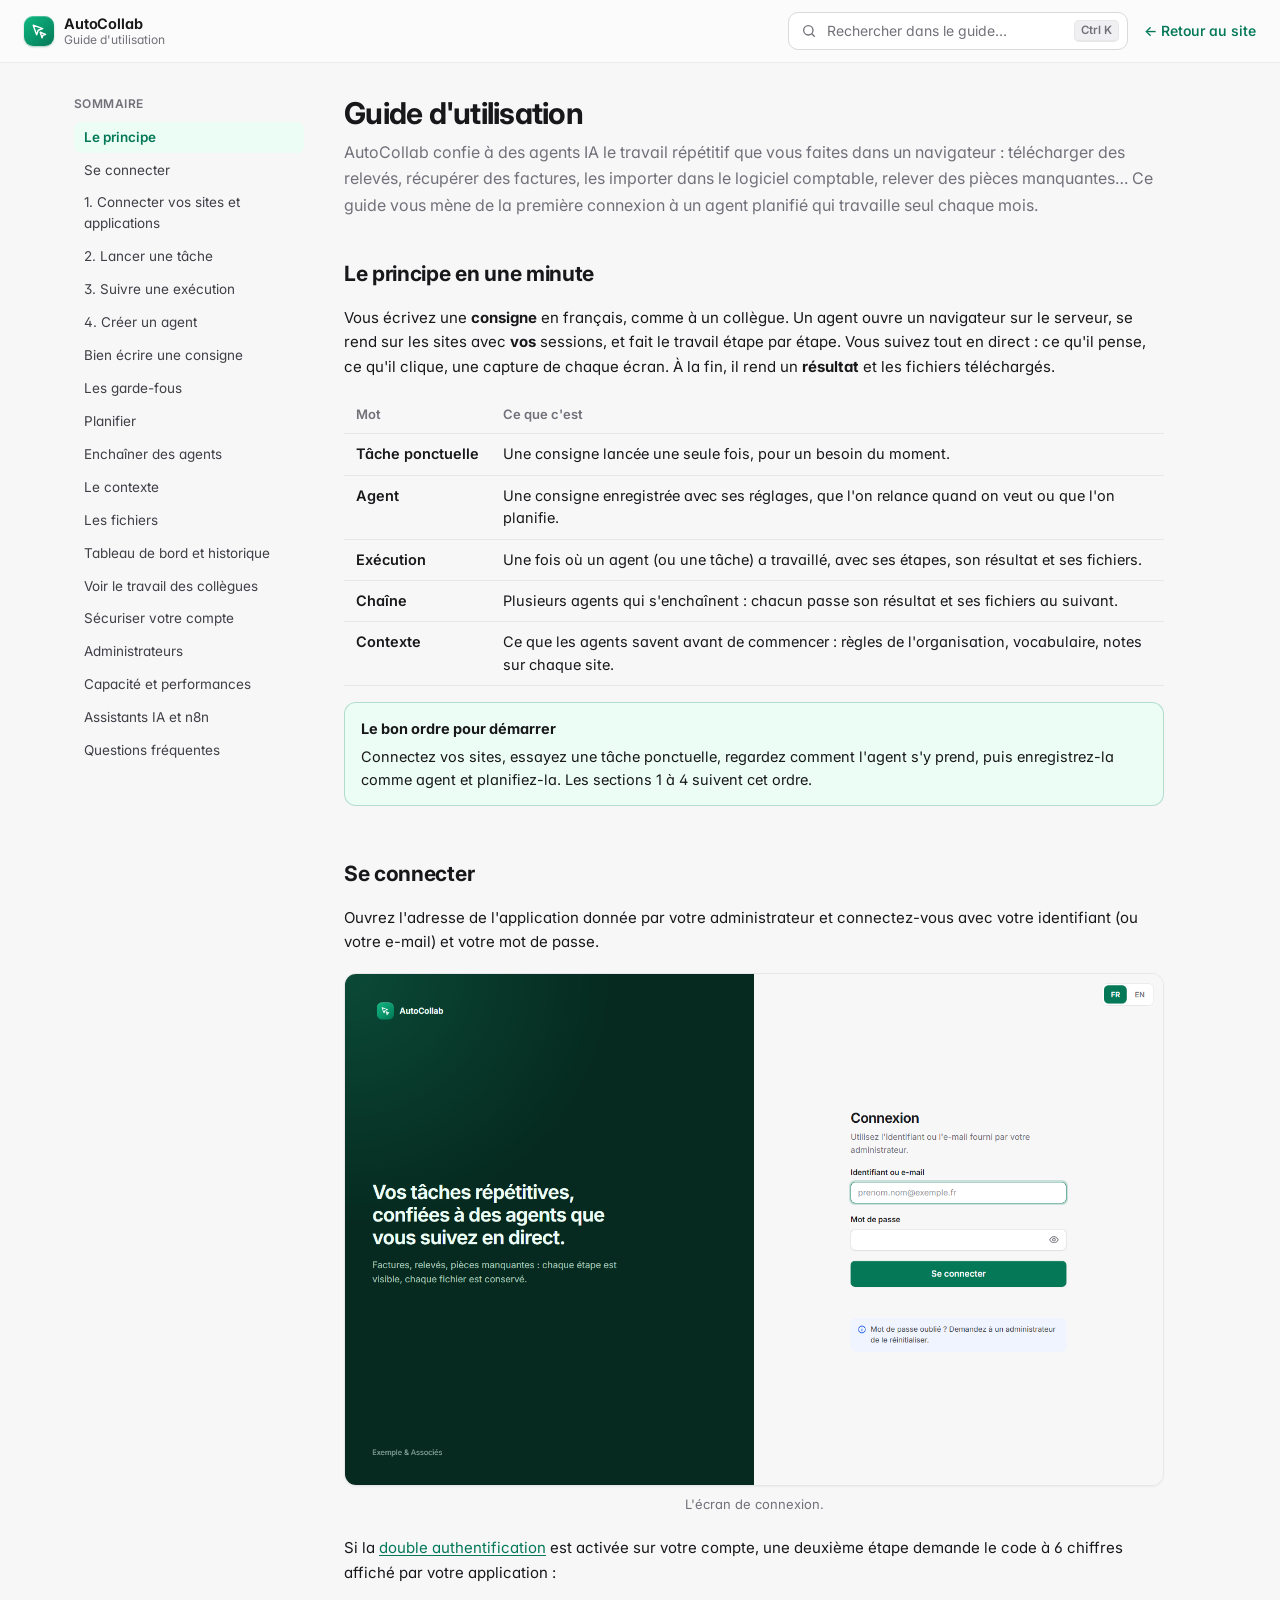
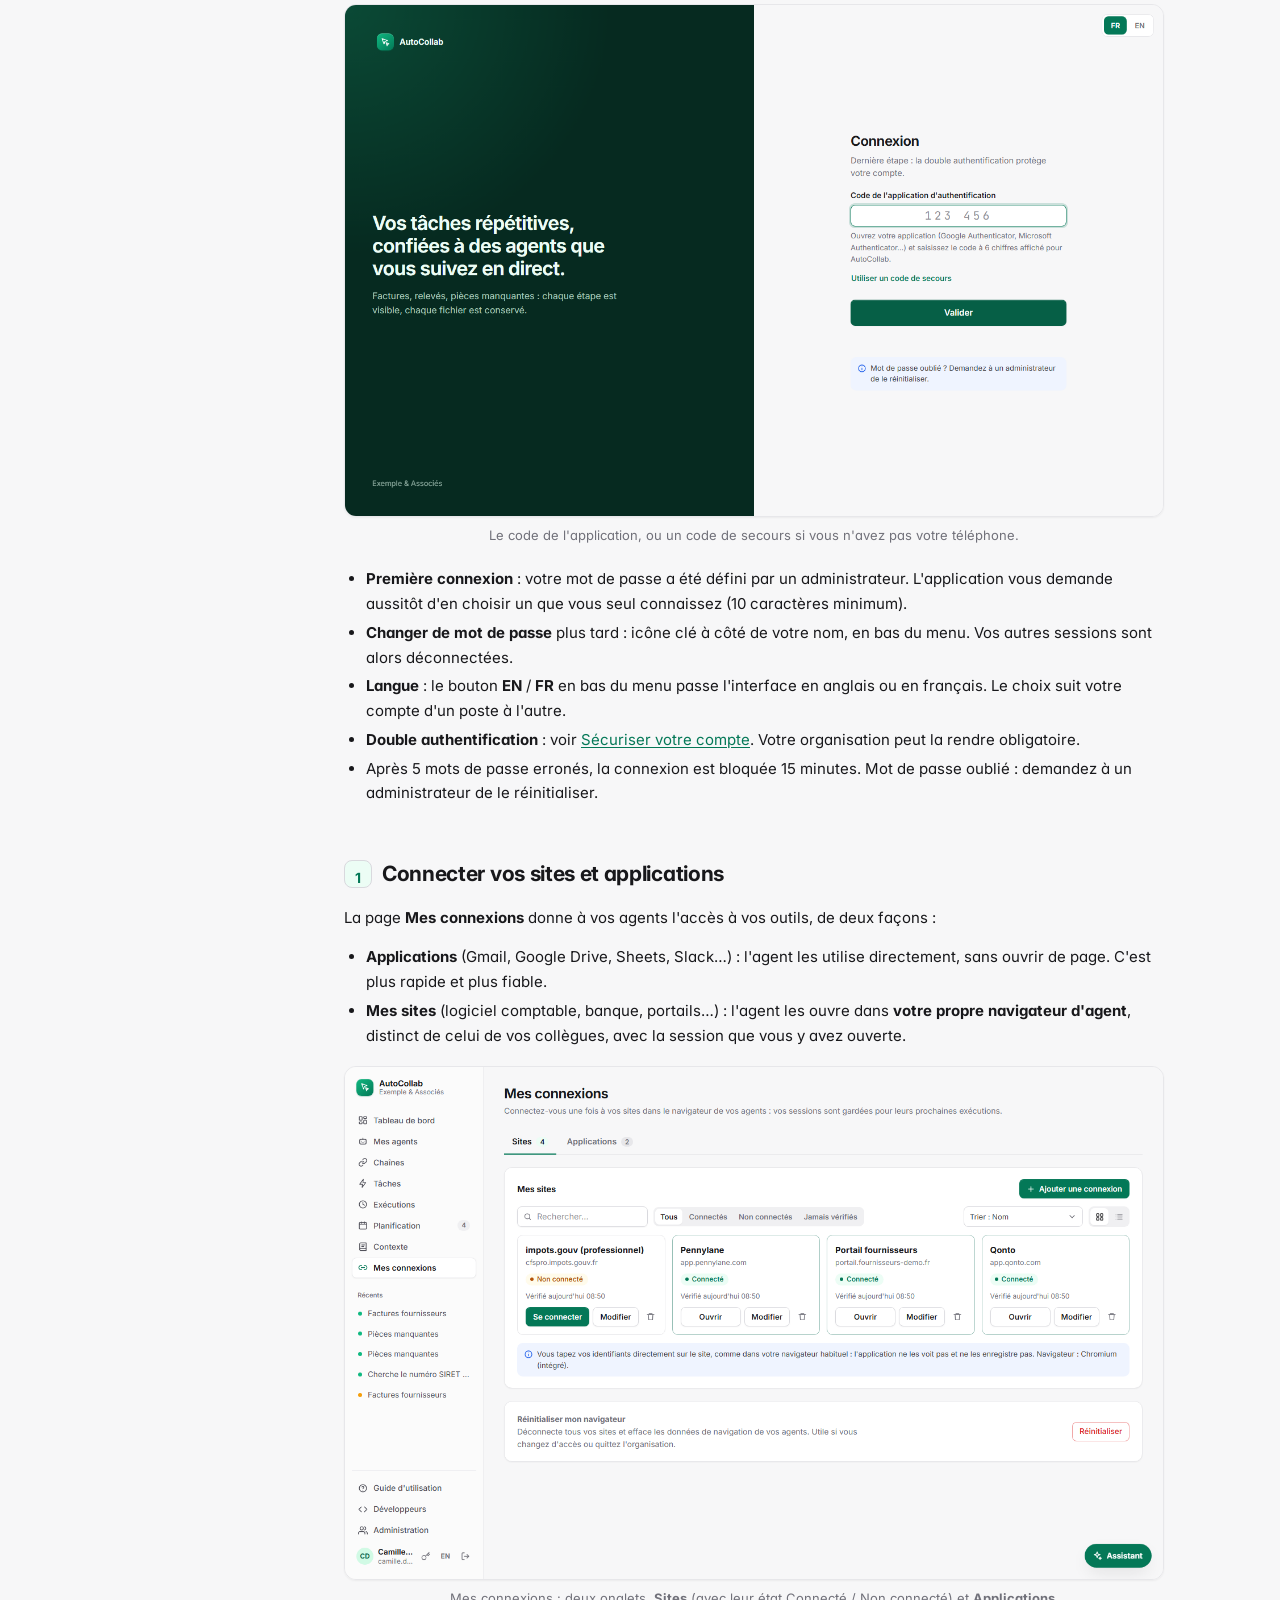
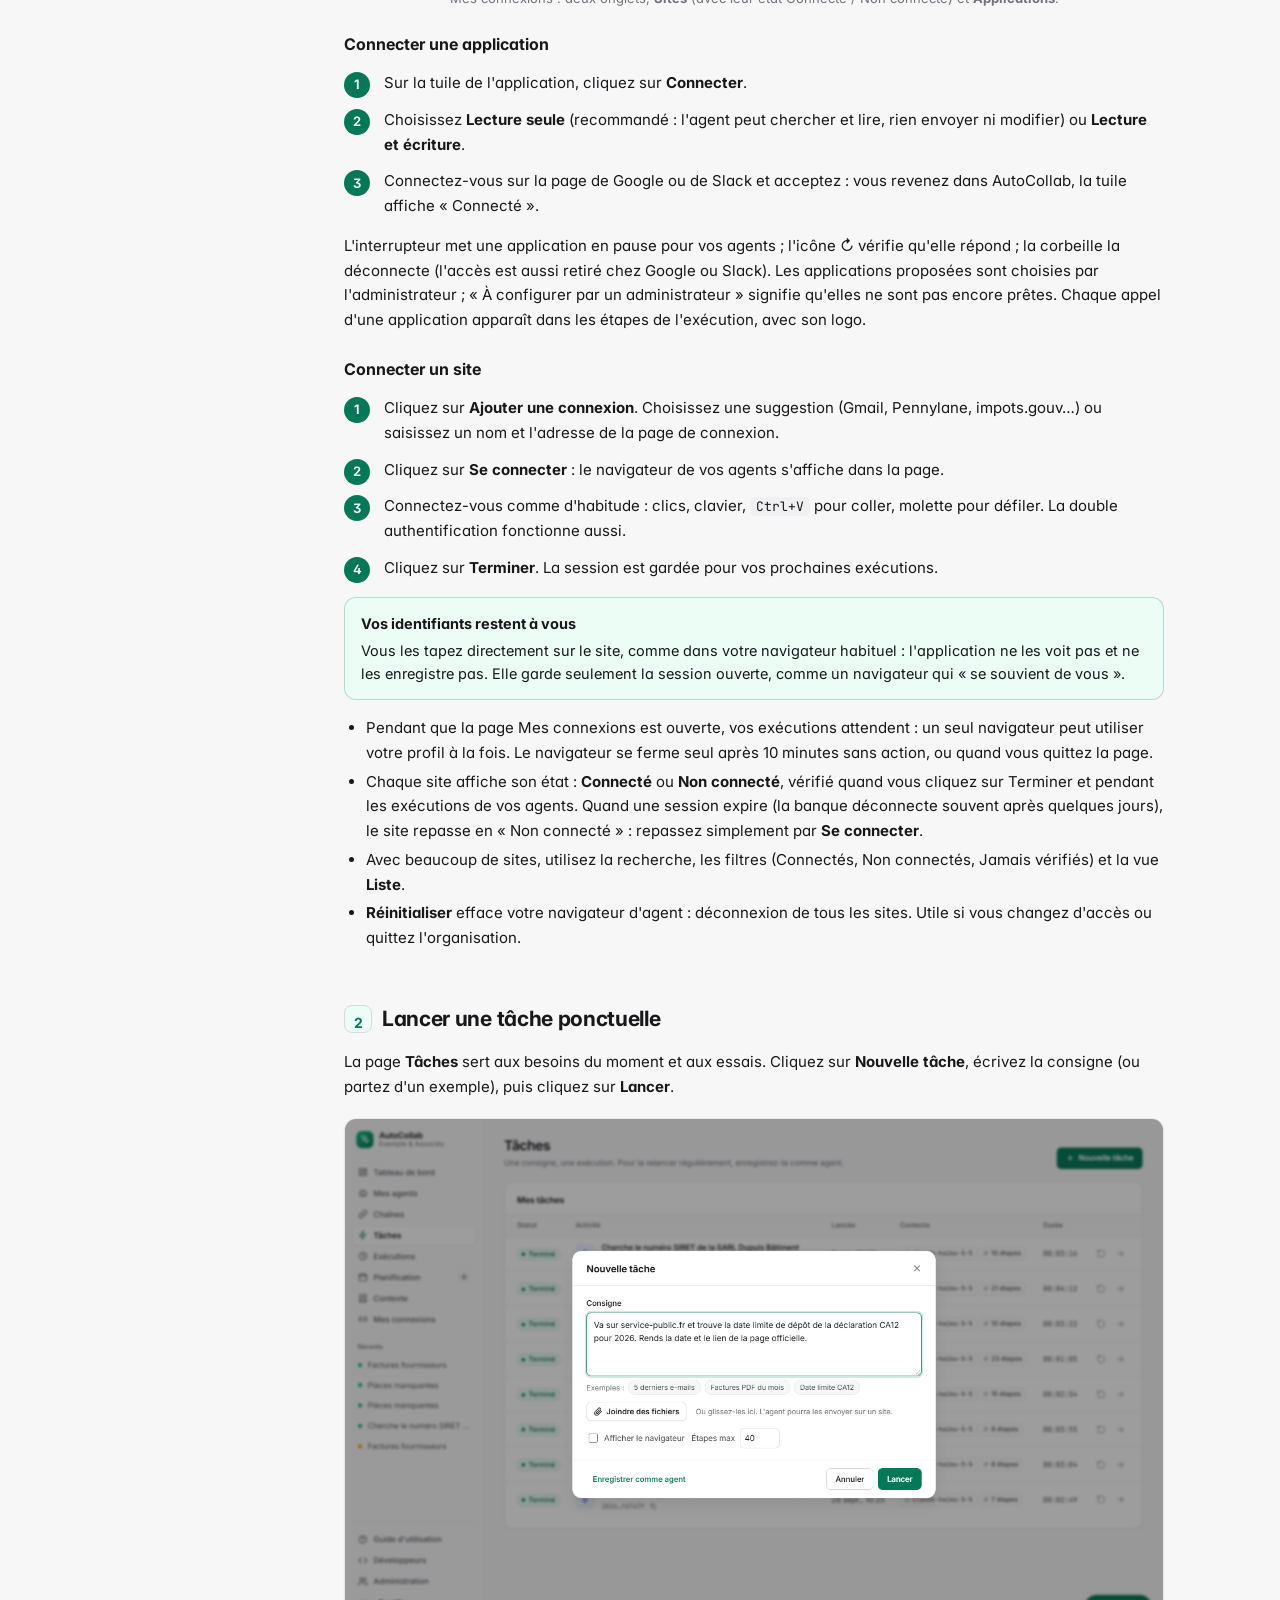
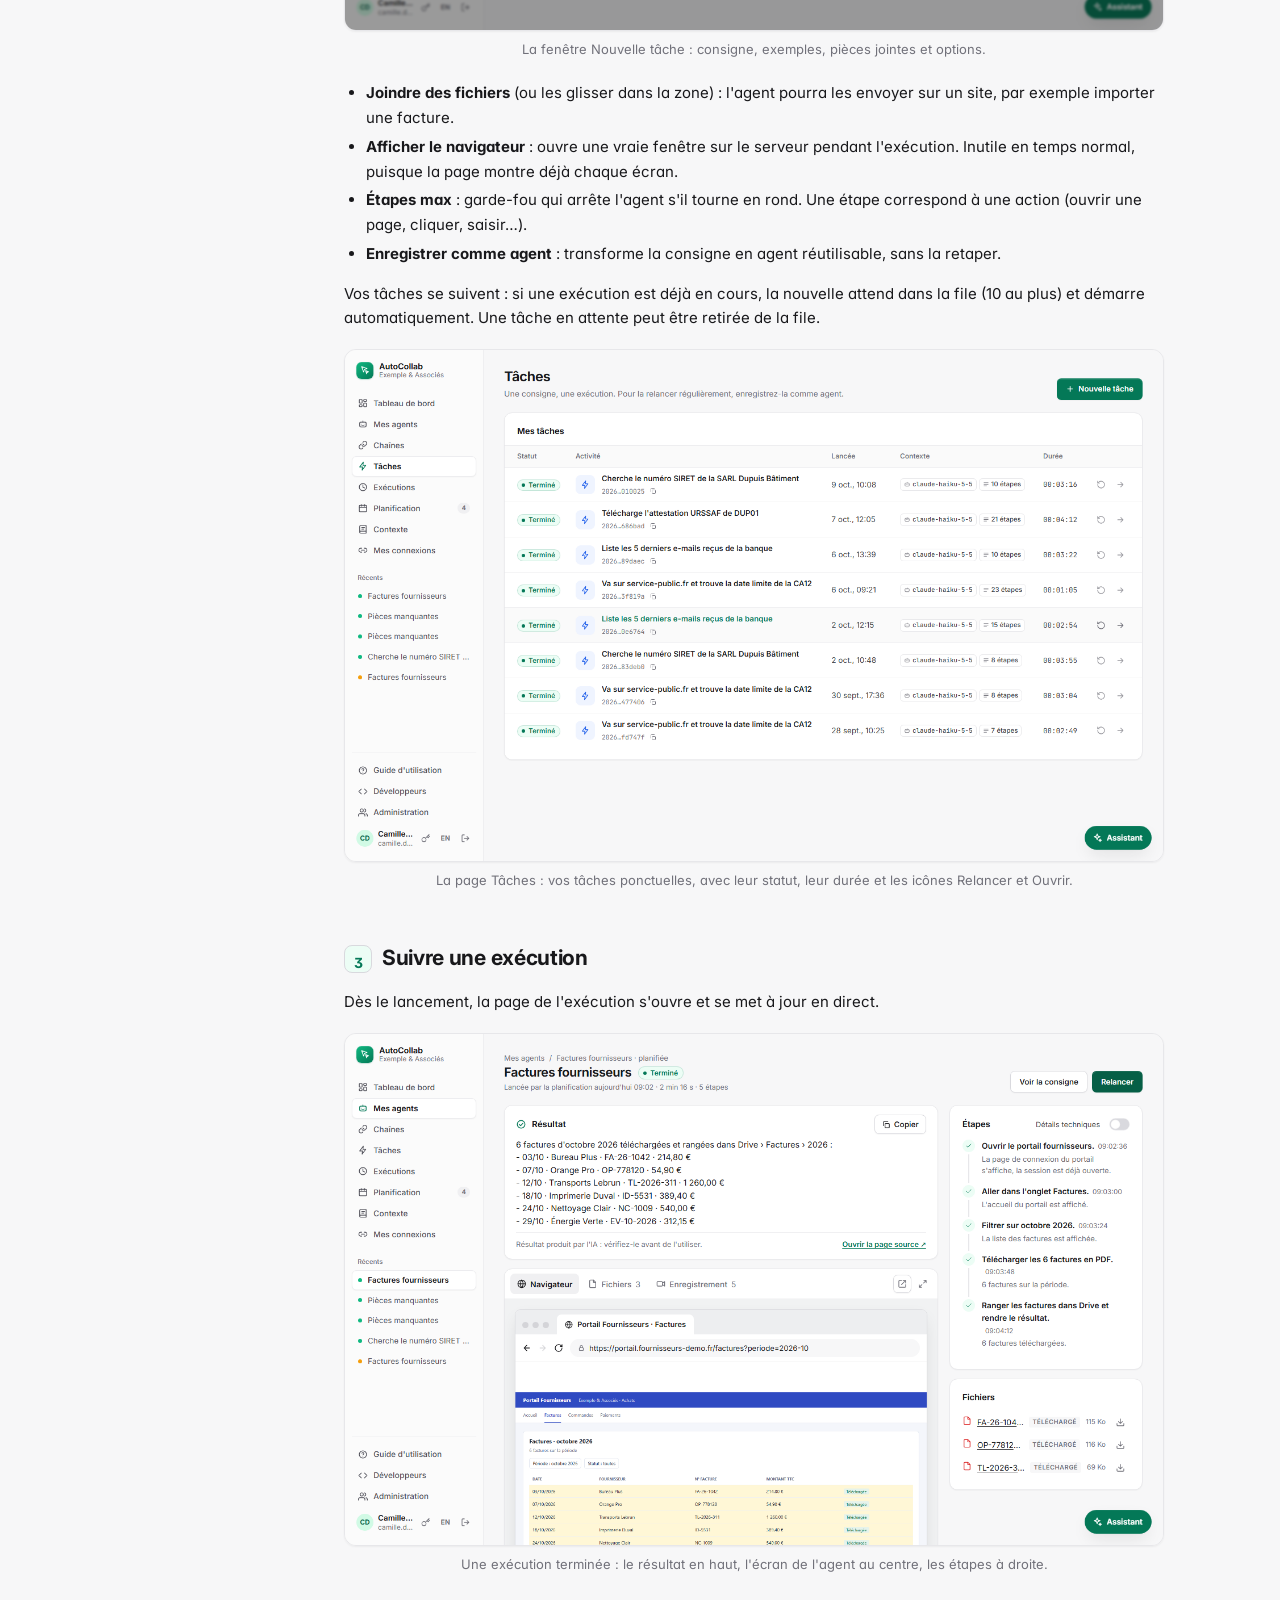
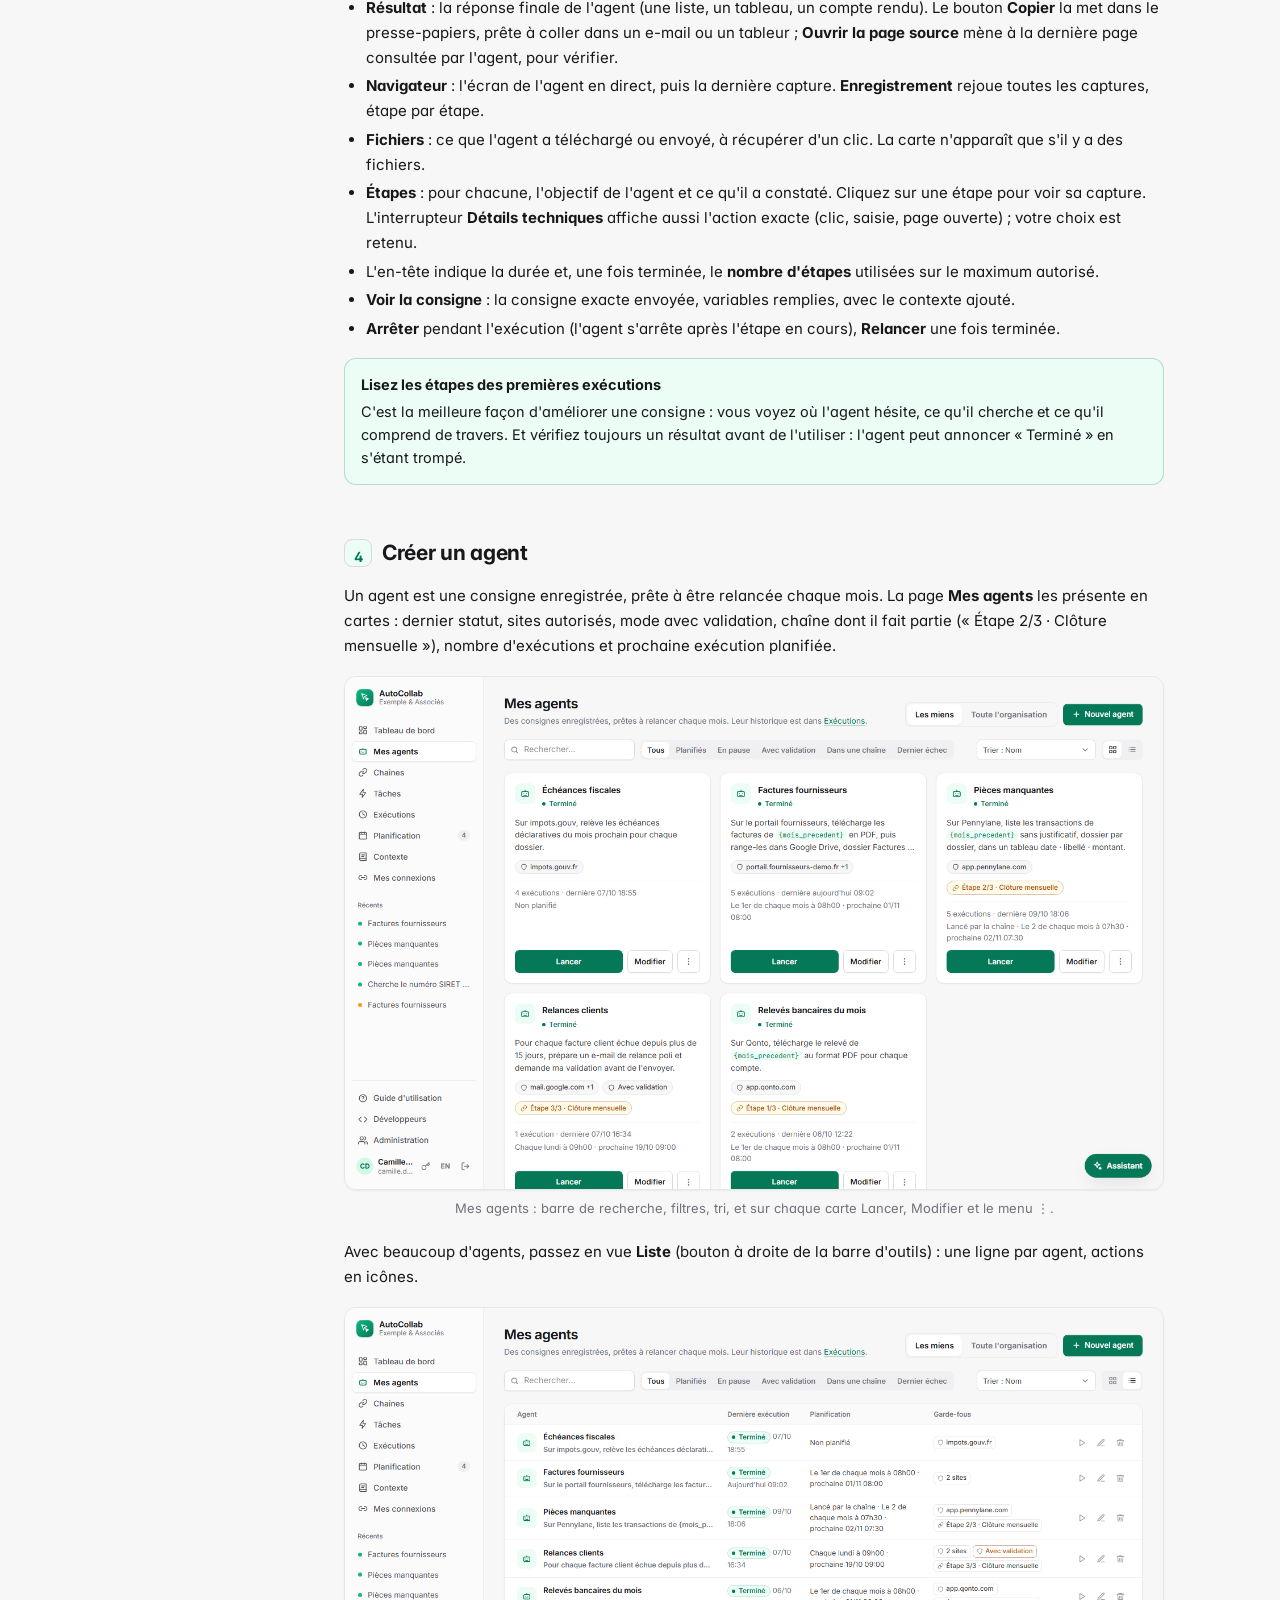
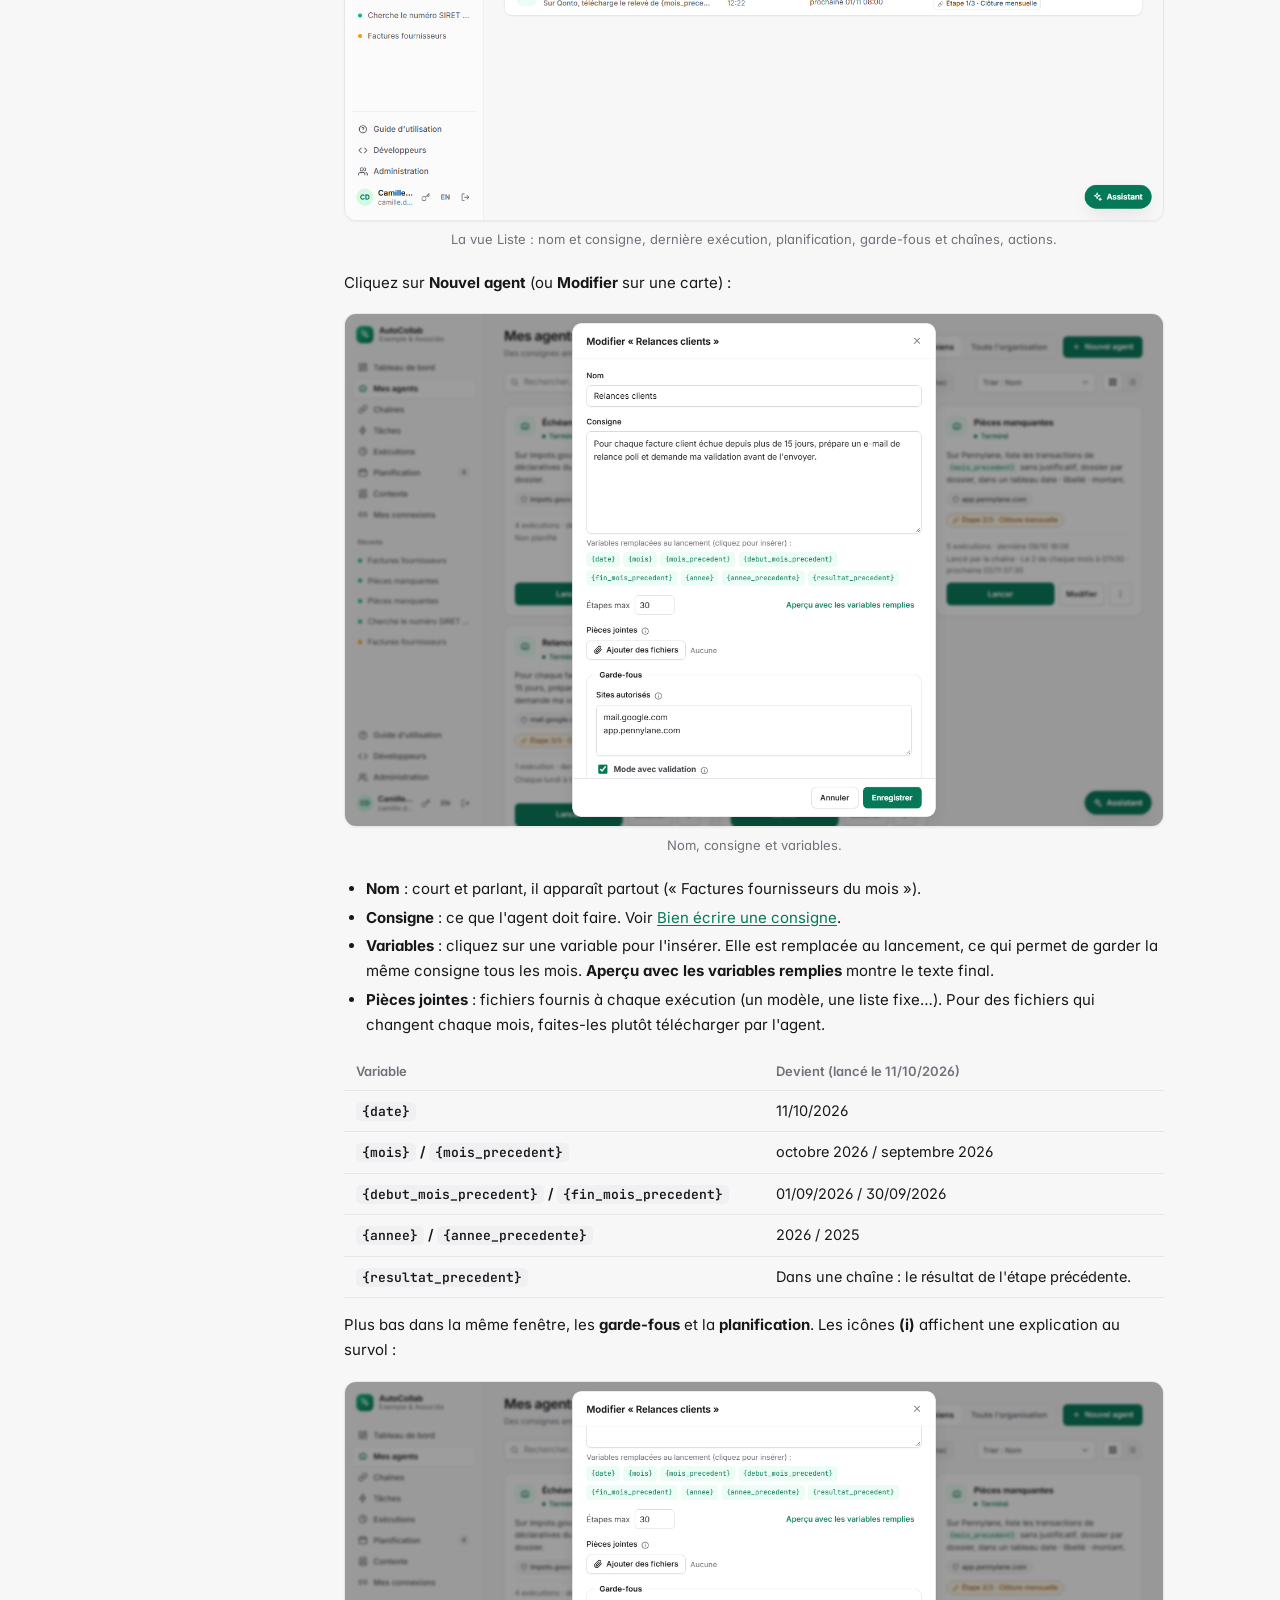
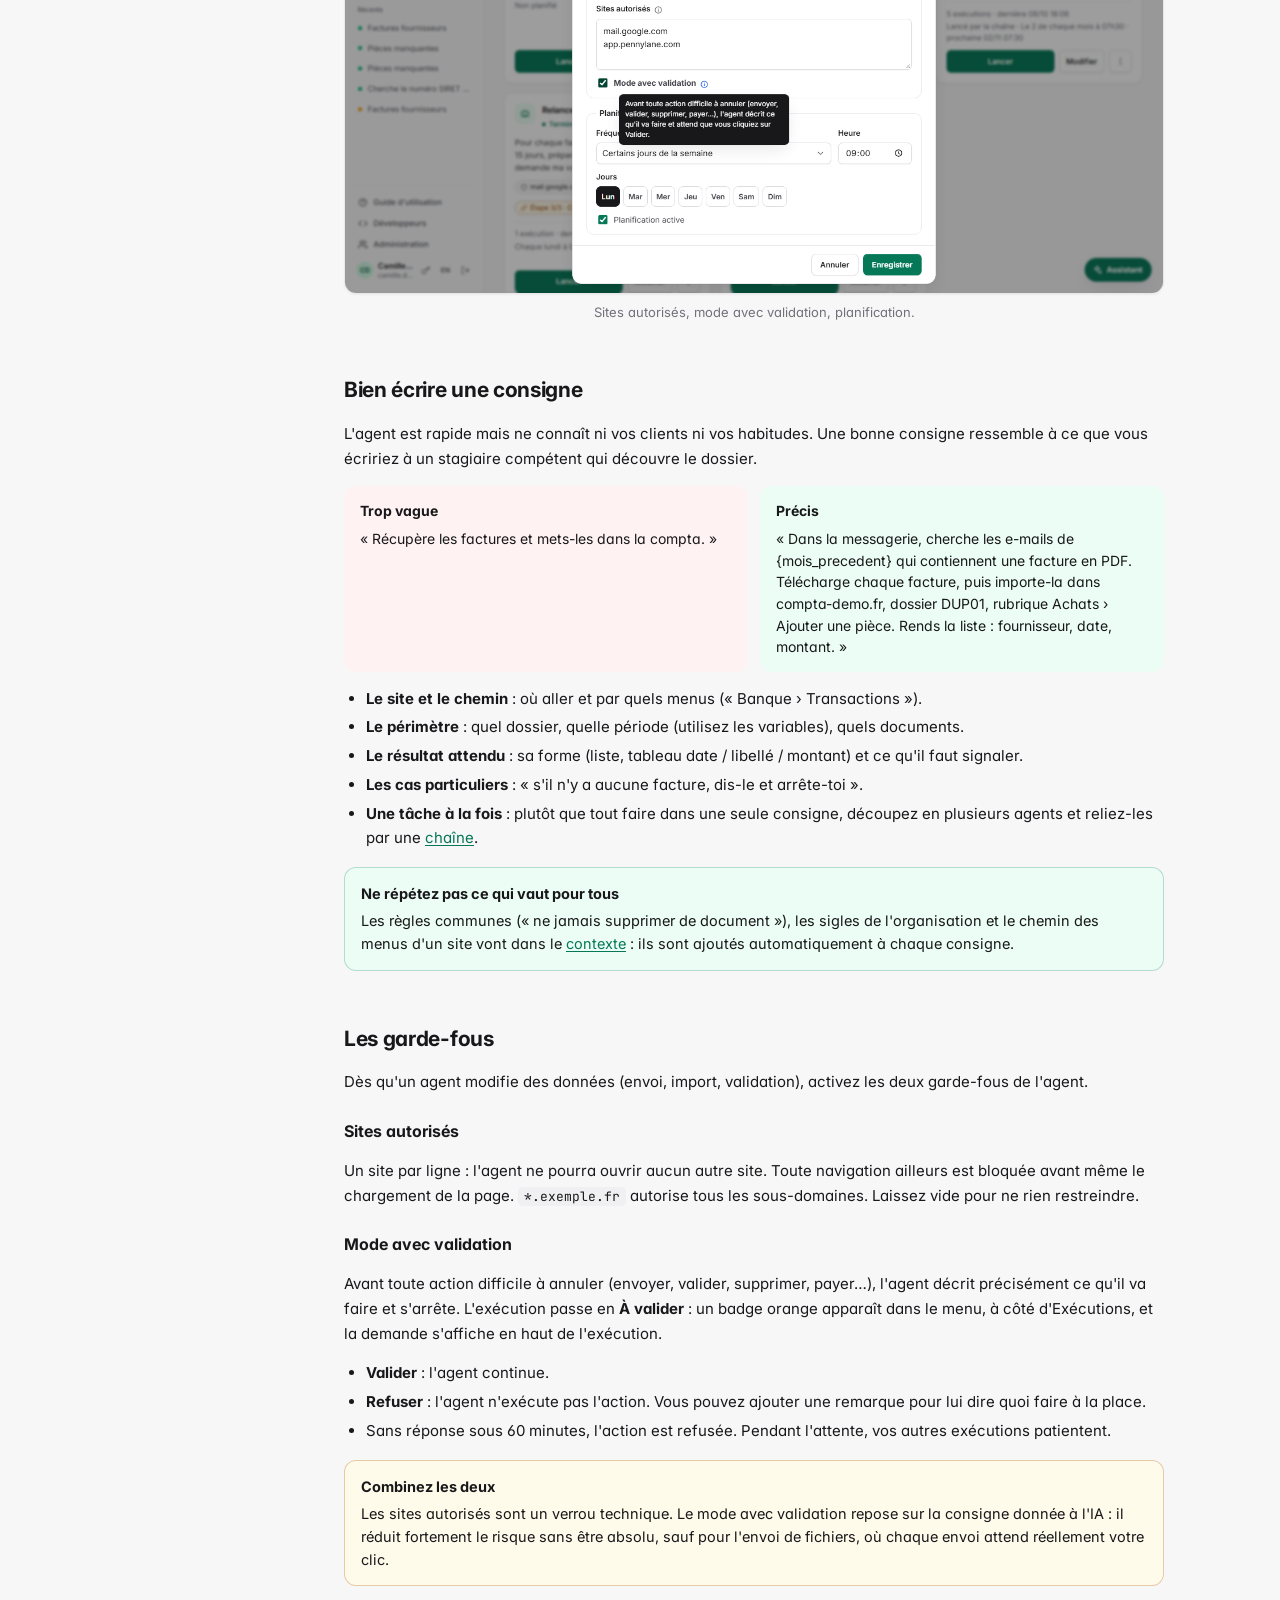
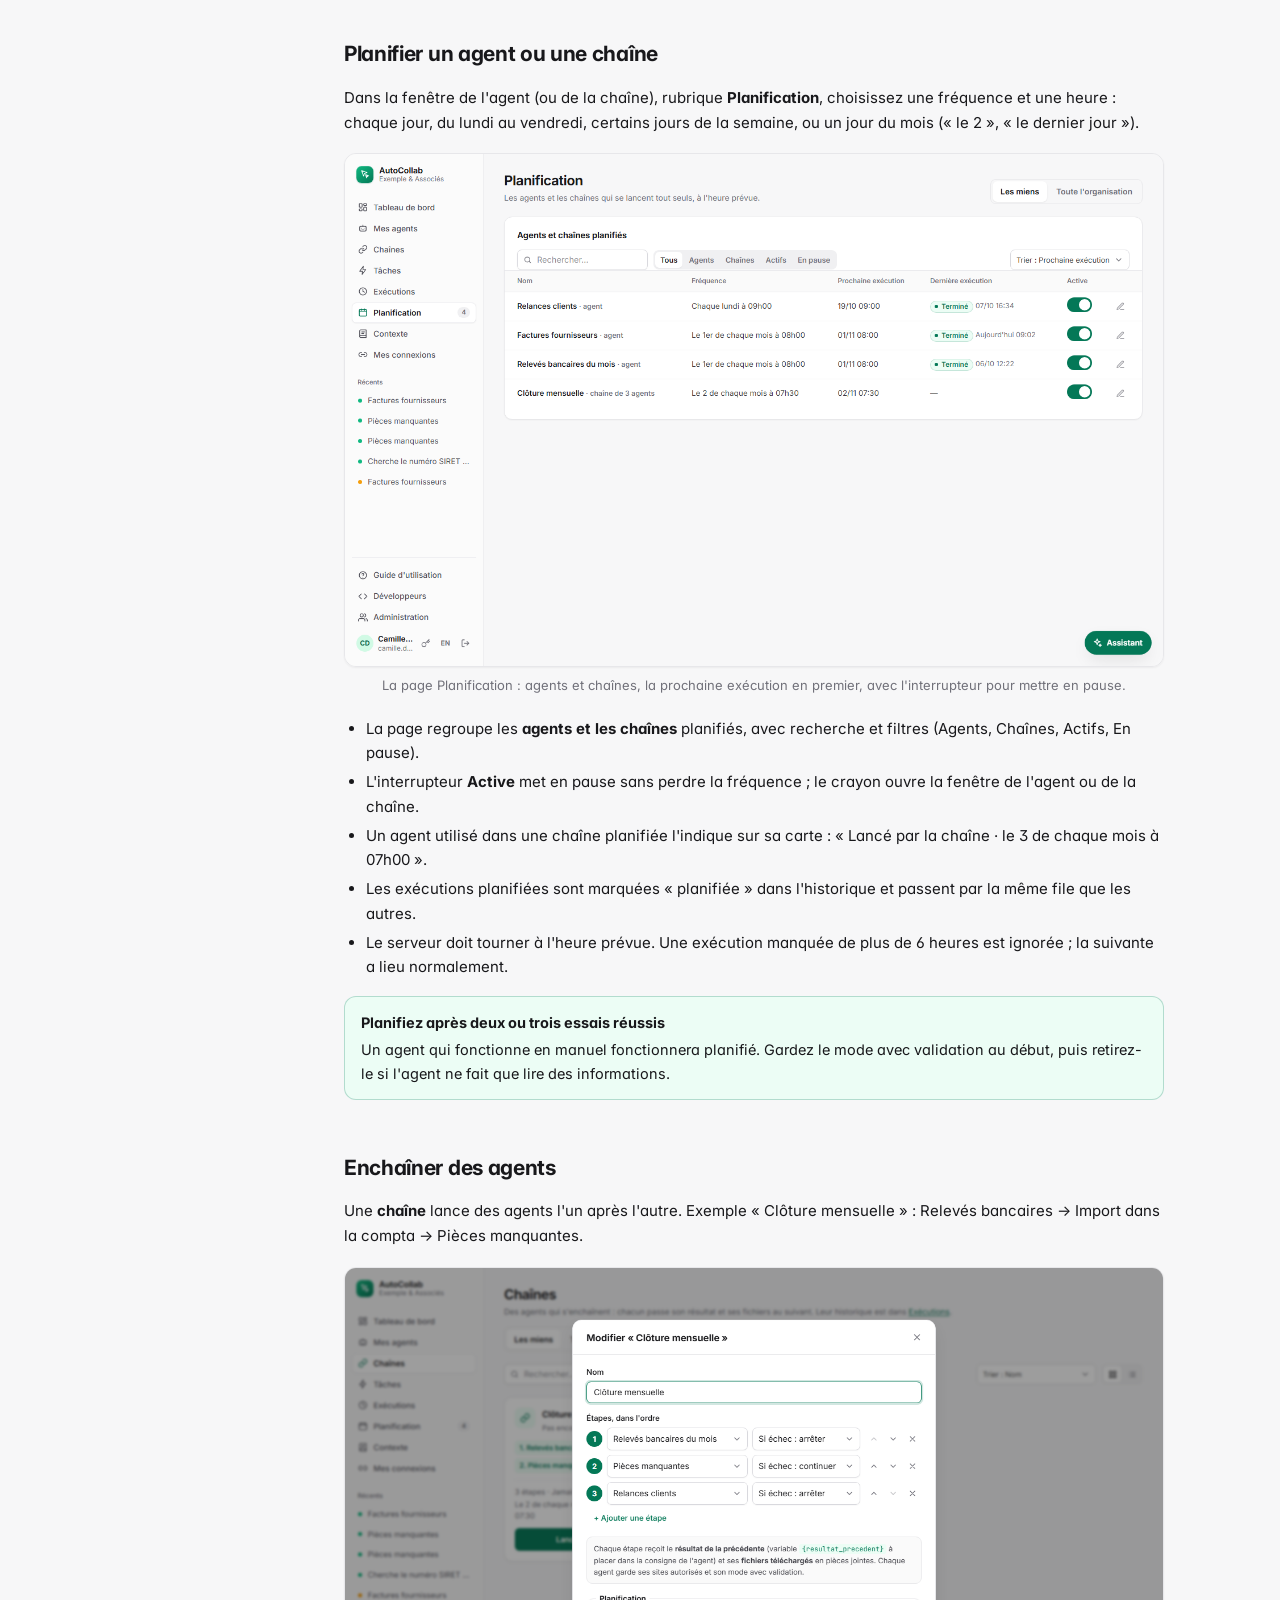
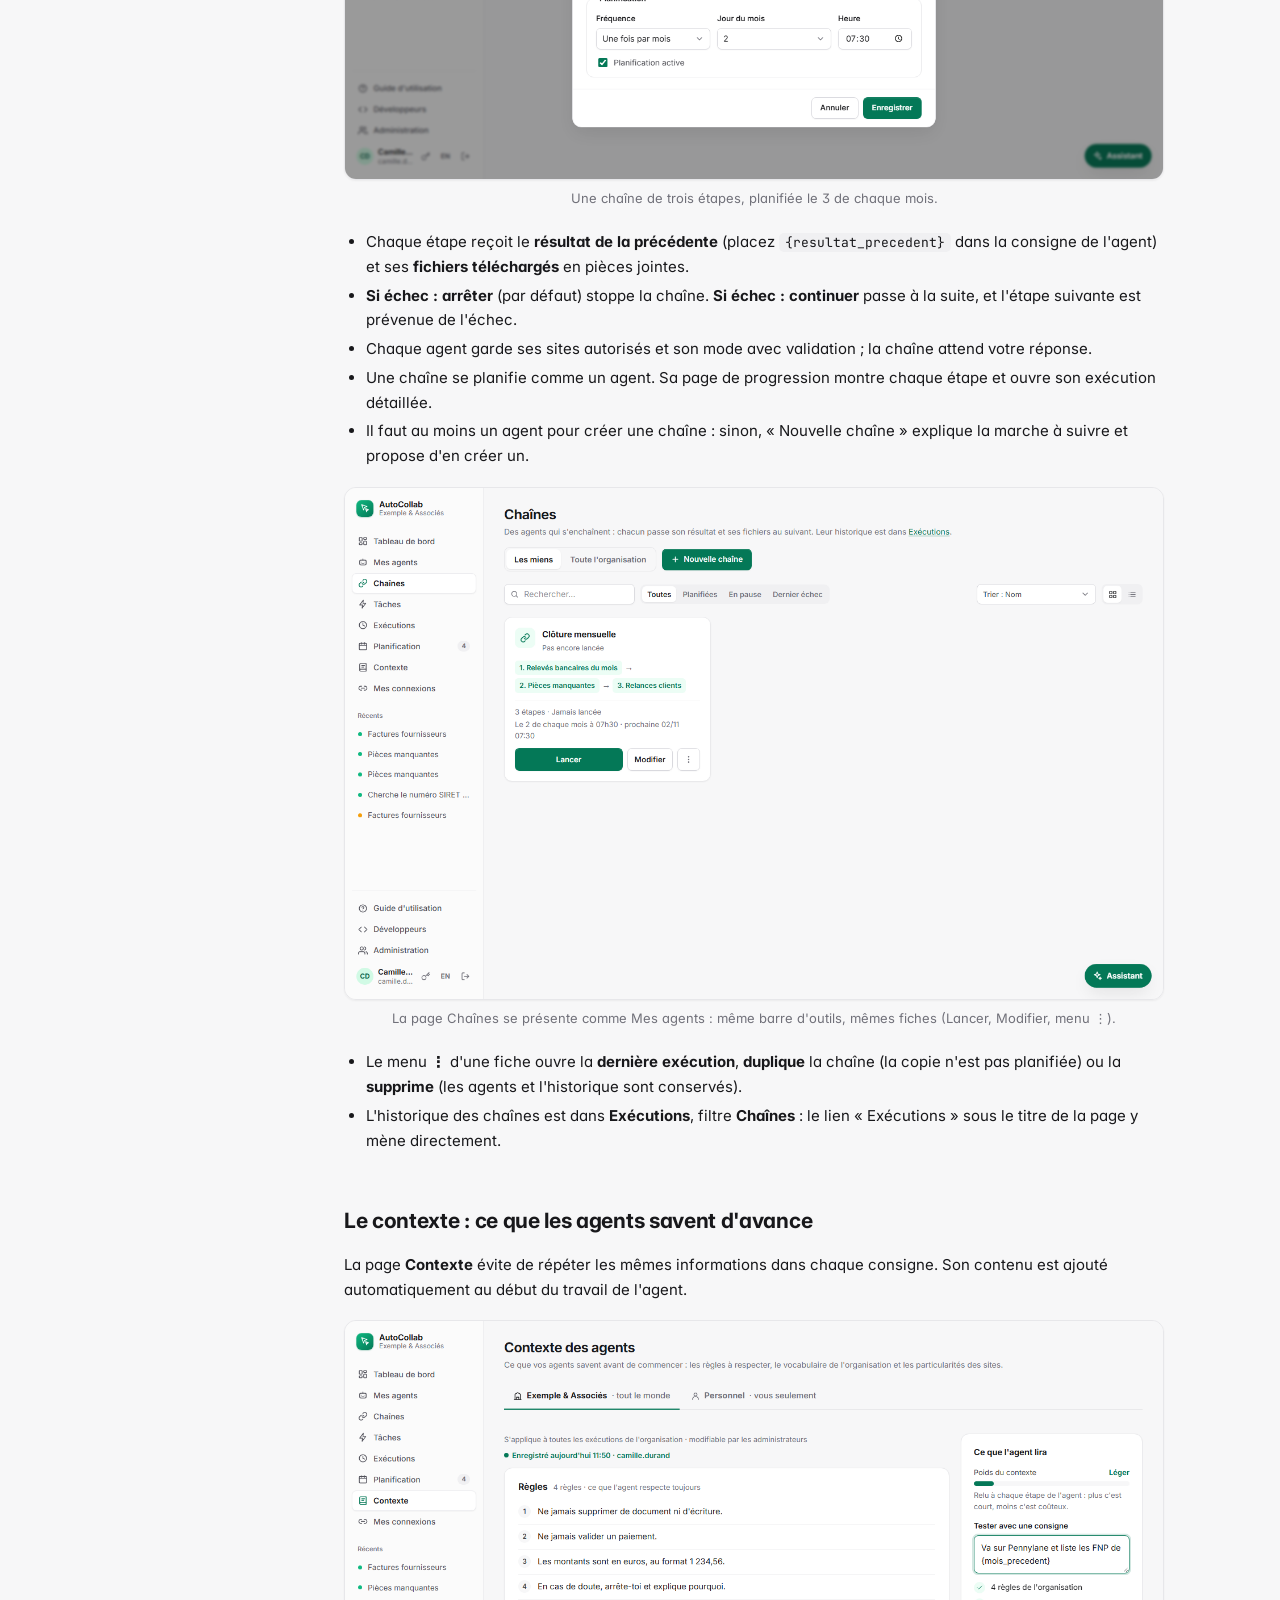
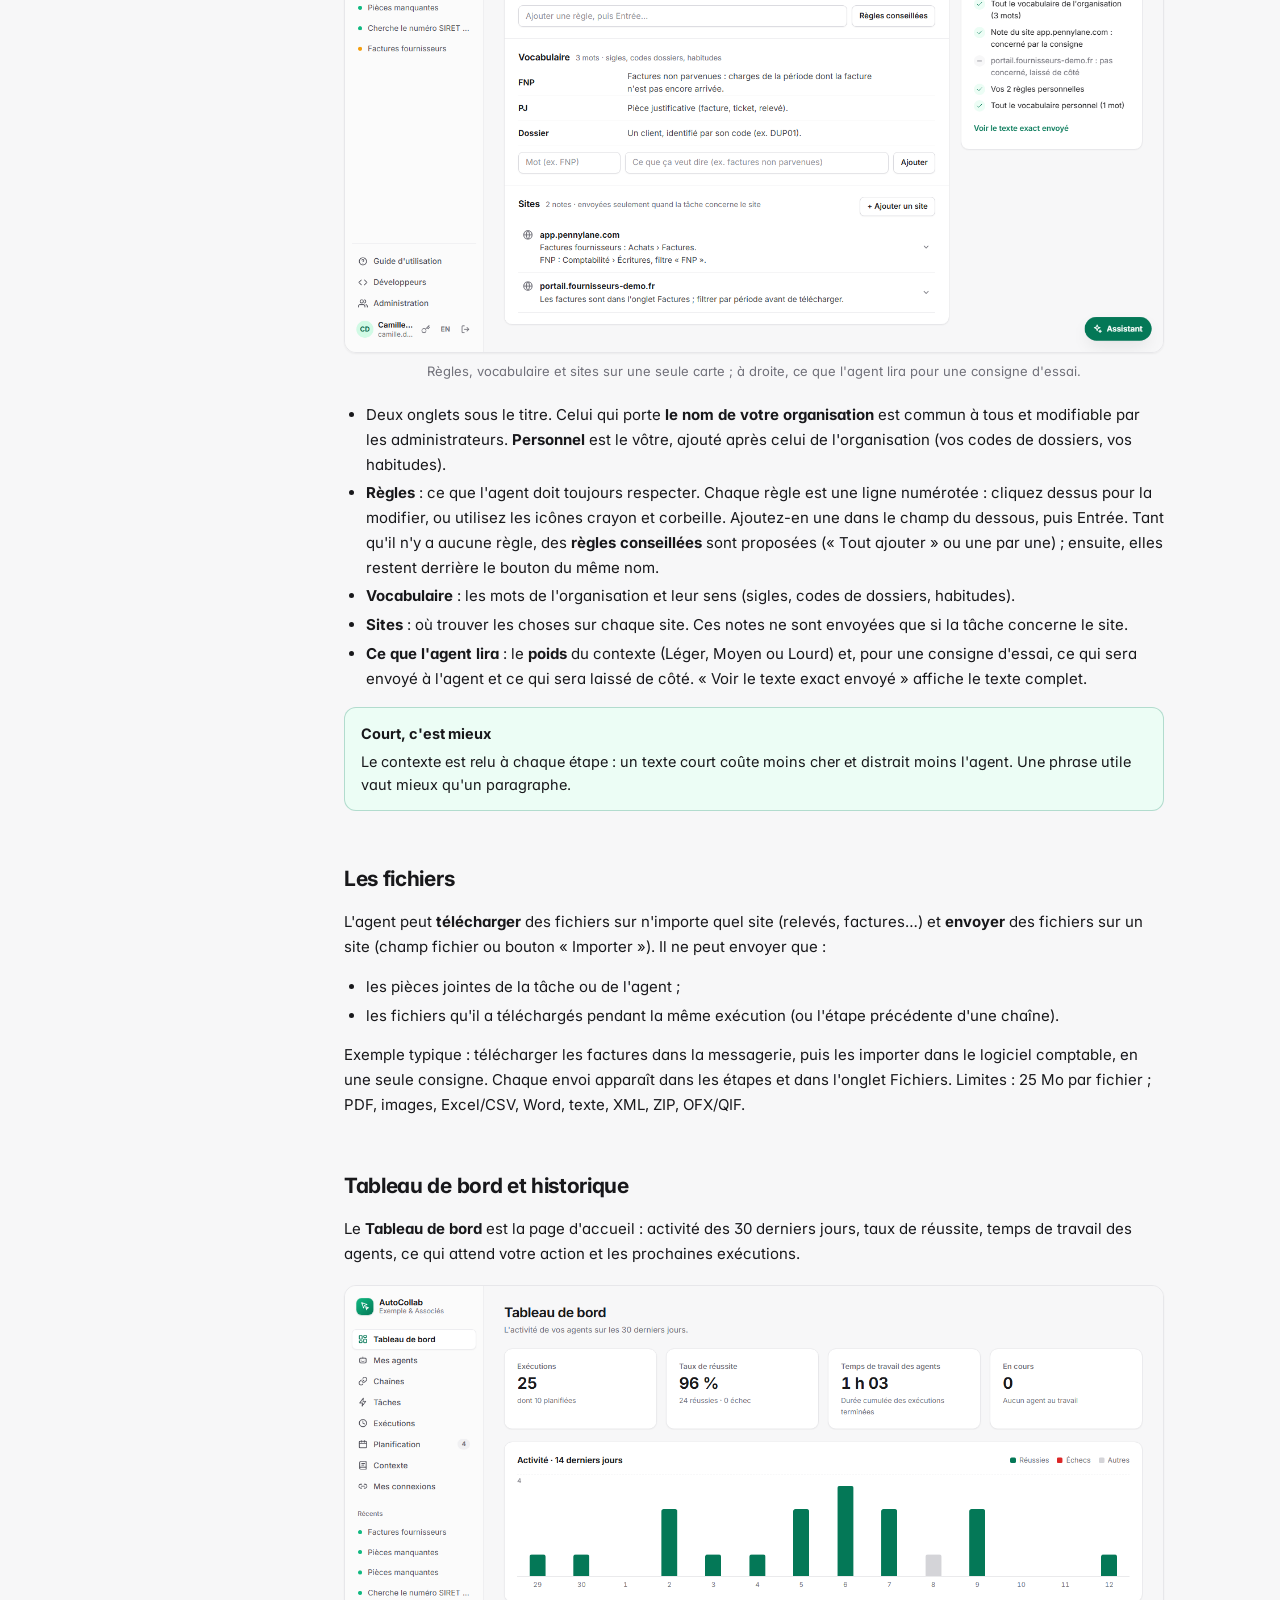
<file: site/guide/index.html>
<!doctype html>
<html lang="fr">
<head>
<meta charset="utf-8">
<meta name="viewport" content="width=device-width, initial-scale=1">
<link rel="icon" href="../favicon.svg" type="image/svg+xml">
<title>Guide d'utilisation · AutoCollab</title>
<link rel="preconnect" href="https://fonts.googleapis.com">
<link rel="stylesheet" href="https://fonts.googleapis.com/css2?family=Inter:wght@400..700&family=JetBrains+Mono:wght@400..600&display=swap">
<link rel="stylesheet" href="app.css">
<style>
  .guide-top { position: sticky; top: 0; z-index: 5; display: flex; align-items: center; gap: 16px; padding: 12px 24px; background: var(--side); border-bottom: 1px solid var(--side-line); }
  .guide-top .back { margin-left: auto; font-size: 14px; font-weight: 550; text-decoration: none; }
  .guide { display: flex; gap: 40px; max-width: 1180px; margin: 0 auto; padding: 32px 24px 80px; align-items: flex-start; }
  .toc { flex: 0 0 230px; position: sticky; top: 84px; max-height: calc(100vh - 100px); overflow-y: auto; font-size: 13.5px; }
  .toc strong { display: block; font-size: 12px; color: var(--muted); font-weight: 600; margin-bottom: 8px; text-transform: uppercase; letter-spacing: .04em; }
  .toc ol { list-style: none; margin: 0; padding: 0; display: flex; flex-direction: column; gap: 2px; }
  .toc a { display: block; padding: 5px 10px; border-radius: 7px; color: var(--ink-2); text-decoration: none; }
  .toc a:hover { background: var(--hair); color: var(--ink); }
  .toc a[aria-current="true"] { background: var(--accent-soft); color: var(--accent); font-weight: 600; }
  @media (max-width: 900px) { .toc { display: none; } .guide { padding: 24px 16px 64px; } }
  article { flex: 1; min-width: 0; max-width: 820px; }
  article h1 { font-size: 30px; letter-spacing: -.025em; margin: 0 0 8px; line-height: 1.2; }
  article .lead { font-size: 16px; color: var(--muted); margin: 0 0 28px; }
  article section { padding-top: 12px; margin-bottom: 40px; scroll-margin-top: 70px; }
  article h2 { font-size: 21px; letter-spacing: -.015em; margin: 0 0 12px; display: flex; align-items: center; gap: 10px; }
  article h2 .num { display: inline-grid; place-items: center; width: 28px; height: 28px; border-radius: 8px; background: var(--accent-soft); color: var(--accent); font-size: 14px; flex: none; }
  article h3 { font-size: 16px; margin: 24px 0 8px; }
  article p, article li { font-size: 15px; line-height: 1.65; }
  article ul, article ol { padding-left: 22px; }
  article li + li { margin-top: 4px; }
  article code { font-family: var(--mono); font-size: 13px; background: var(--hair); border-radius: 5px; padding: 1px 6px; }
  figure { margin: 18px 0 22px; }
  figure a { display: block; border: 1px solid var(--line); border-radius: 12px; overflow: hidden; box-shadow: var(--shadow-xs); }
  figure img { display: block; width: 100%; height: auto; }
  figcaption { font-size: 13px; color: var(--muted); margin-top: 8px; text-align: center; }
  .tip-box, .warn-box { border-radius: 12px; padding: 14px 16px; margin: 16px 0; font-size: 14.5px; line-height: 1.6; }
  .tip-box { background: var(--accent-soft); border: 1px solid color-mix(in srgb, var(--accent) 25%, transparent); }
  .warn-box { background: var(--warn-soft); border: 1px solid color-mix(in srgb, var(--warn) 30%, transparent); }
  .tip-box strong:first-child, .warn-box strong:first-child { display: block; margin-bottom: 4px; }
  .steps-list { counter-reset: s; list-style: none; padding: 0; }
  .steps-list > li { counter-increment: s; position: relative; padding-left: 40px; margin-bottom: 12px; }
  .steps-list > li::before { content: counter(s); position: absolute; left: 0; top: 1px; width: 26px; height: 26px; border-radius: 50%; background: var(--accent); color: var(--on-accent); display: grid; place-items: center; font-size: 13px; font-weight: 650; }
  .compare { display: grid; grid-template-columns: repeat(auto-fit, minmax(260px, 1fr)); gap: 12px; margin: 14px 0; }
  .compare div { border-radius: 12px; padding: 14px 16px; font-size: 14px; line-height: 1.55; }
  .compare .bad { background: var(--err-soft); }
  .compare .good { background: var(--ok-soft); }
  .compare b { display: block; margin-bottom: 6px; }
  .words { width: 100%; border-collapse: collapse; margin: 12px 0; font-size: 14.5px; }
  .words th, .words td { text-align: left; padding: 9px 12px; border-bottom: 1px solid var(--line); vertical-align: top; }
  .words th { font-size: 13px; color: var(--muted); font-weight: 600; }
  .words td:first-child { font-weight: 600; white-space: nowrap; }
  details { border: 1px solid var(--line); border-radius: 10px; padding: 12px 16px; margin: 8px 0; background: var(--panel); }
  details summary { cursor: pointer; font-weight: 600; font-size: 15px; }
  details p { margin: 10px 0 0; }
  /* Search (Ctrl K) */
  .search-trigger { margin-left: auto; display: flex; align-items: center; gap: 10px; width: min(340px, 40vw); min-height: 38px; padding: 0 8px 0 12px; border: 1px solid var(--line-2); border-radius: 10px; background: var(--panel); color: var(--muted); font: inherit; font-size: 14px; cursor: pointer; text-align: left; }
  .search-trigger:hover { border-color: var(--muted); color: var(--ink-2); }
  .search-trigger svg { width: 16px; height: 16px; flex: none; }
  .search-trigger span { flex: 1; overflow: hidden; text-overflow: ellipsis; white-space: nowrap; }
  .guide-top .back { margin-left: 0; }
  kbd { font-family: var(--sans); font-size: 11.5px; font-weight: 600; color: var(--muted); background: var(--hair); border: 1px solid var(--line); border-bottom-width: 2px; border-radius: 5px; padding: 1px 6px; white-space: nowrap; }
  @media (max-width: 640px) { .search-trigger { width: auto; } .search-trigger span, .search-trigger kbd, .guide-top .back { display: none; } }
  #searchDlg { width: min(680px, calc(100vw - 32px)); padding: 0; margin: 10vh auto auto; max-height: 76vh; }
  #searchDlg[open] { display: flex; flex-direction: column; }
  .search-head { display: flex; align-items: center; gap: 10px; padding: 12px 16px; border-bottom: 1px solid var(--line); }
  .search-head svg { width: 18px; height: 18px; color: var(--accent); flex: none; }
  .search-head input { flex: 1; min-width: 0; border: 0; outline: none; background: transparent; color: var(--ink); font: inherit; font-size: 16px; padding: 6px 0; }
  .search-head input::-webkit-search-cancel-button { display: none; }
  .search-results { overflow-y: auto; padding: 8px; min-height: 0; }
  .search-group { font-size: 11.5px; font-weight: 600; color: var(--muted); text-transform: uppercase; letter-spacing: .04em; padding: 10px 10px 4px; }
  .search-item { display: block; padding: 9px 12px; border-radius: 9px; color: var(--ink); text-decoration: none; border-left: 3px solid transparent; }
  .search-item .crumb { display: block; font-size: 12px; color: var(--muted); margin-bottom: 2px; }
  .search-item .title { display: block; font-size: 14.5px; font-weight: 600; }
  .search-item .snippet { font-size: 13px; color: var(--ink-2); line-height: 1.5; margin-top: 2px; overflow: hidden; display: -webkit-box; -webkit-line-clamp: 2; -webkit-box-orient: vertical; }
  .search-item[aria-selected="true"] { background: var(--accent-soft); border-left-color: var(--accent); }
  .search-item mark { background: color-mix(in srgb, var(--accent) 22%, transparent); color: inherit; border-radius: 3px; padding: 0 1px; }
  .search-empty { padding: 28px 16px; text-align: center; color: var(--muted); font-size: 14px; }
  .search-foot { display: flex; gap: 16px; flex-wrap: wrap; padding: 10px 16px; border-top: 1px solid var(--line); font-size: 12px; color: var(--muted); }
  .search-foot span { display: inline-flex; align-items: center; gap: 6px; }
  .search-hit { animation: search-hit 2s ease-out; border-radius: 6px; }
  @keyframes search-hit { 0%, 30% { background: color-mix(in srgb, var(--accent) 18%, transparent); box-shadow: 0 0 0 6px color-mix(in srgb, var(--accent) 18%, transparent); } 100% { background: transparent; box-shadow: 0 0 0 6px transparent; } }
  @media (prefers-reduced-motion: reduce) { .search-hit { animation: none; outline: 2px solid var(--accent); outline-offset: 4px; } }
</style>
</head>
<body>
<header class="guide-top">
  <a class="brand" href="../index.html" style="padding: 0">
    <span class="brand-mark"><svg viewBox="0 0 24 24" fill="none" stroke="currentColor" stroke-width="2" stroke-linecap="round" stroke-linejoin="round" aria-hidden="true"><path d="M3 3l5 13.5 2.2-6.3L16.5 8z"/><path d="M13 13l2.6 8 1.3-3.7 3.7-1.3z"/></svg></span>
    <span class="brand-name"><strong>AutoCollab</strong><span>Guide d'utilisation</span></span>
  </a>
  <button type="button" class="search-trigger" id="searchOpen" aria-haspopup="dialog" aria-keyshortcuts="Control+K">
    <svg viewBox="0 0 24 24" fill="none" stroke="currentColor" stroke-width="2" stroke-linecap="round" aria-hidden="true"><circle cx="11" cy="11" r="7"/><path d="m20 20-3.5-3.5"/></svg>
    <span>Rechercher dans le guide…</span><kbd id="searchKbd">Ctrl K</kbd>
  </button>
  <a class="back" href="../index.html">← Retour au site</a>
</header>

<dialog id="searchDlg" aria-label="Rechercher dans le guide">
  <div class="search-head">
    <svg viewBox="0 0 24 24" fill="none" stroke="currentColor" stroke-width="2" stroke-linecap="round" aria-hidden="true"><circle cx="11" cy="11" r="7"/><path d="m20 20-3.5-3.5"/></svg>
    <input type="search" id="searchInput" placeholder="Rechercher : planifier, double authentification, fichiers…" autocomplete="off" spellcheck="false"
      role="combobox" aria-expanded="true" aria-controls="searchResults" aria-autocomplete="list" aria-label="Rechercher dans le guide">
    <kbd>Échap</kbd>
  </div>
  <div class="search-results" id="searchResults" role="listbox" aria-label="Résultats"></div>
  <div class="search-foot" aria-hidden="true"><span><kbd>↑</kbd><kbd>↓</kbd> se déplacer</span><span><kbd>Entrée</kbd> ouvrir</span><span><kbd>Échap</kbd> fermer</span></div>
</dialog>

<div class="guide">
  <nav class="toc" aria-label="Sommaire">
    <strong>Sommaire</strong>
    <ol>
      <li><a href="#principe">Le principe</a></li>
      <li><a href="#connexion">Se connecter</a></li>
      <li><a href="#sites">1. Connecter vos sites et applications</a></li>
      <li><a href="#tache">2. Lancer une tâche</a></li>
      <li><a href="#suivre">3. Suivre une exécution</a></li>
      <li><a href="#agent">4. Créer un agent</a></li>
      <li><a href="#consigne">Bien écrire une consigne</a></li>
      <li><a href="#garde-fous">Les garde-fous</a></li>
      <li><a href="#planification">Planifier</a></li>
      <li><a href="#chaines">Enchaîner des agents</a></li>
      <li><a href="#contexte">Le contexte</a></li>
      <li><a href="#fichiers">Les fichiers</a></li>
      <li><a href="#tableau">Tableau de bord et historique</a></li>
      <li><a href="#partage">Voir le travail des collègues</a></li>
      <li><a href="#securite">Sécuriser votre compte</a></li>
      <li><a href="#admin">Administrateurs</a></li>
      <li><a href="#capacite">Capacité et performances</a></li>
      <li><a href="#developpeurs">Assistants IA et n8n</a></li>
      <li><a href="#faq">Questions fréquentes</a></li>
    </ol>
  </nav>

  <article>
    <h1>Guide d'utilisation</h1>
    <p class="lead">AutoCollab confie à des agents IA le travail répétitif que vous faites dans un navigateur : télécharger des relevés, récupérer des factures, les importer dans le logiciel comptable, relever des pièces manquantes… Ce guide vous mène de la première connexion à un agent planifié qui travaille seul chaque mois.</p>

    <section id="principe">
      <h2>Le principe en une minute</h2>
      <p>Vous écrivez une <strong>consigne</strong> en français, comme à un collègue. Un agent ouvre un navigateur sur le serveur, se rend sur les sites avec <strong>vos</strong> sessions, et fait le travail étape par étape. Vous suivez tout en direct : ce qu'il pense, ce qu'il clique, une capture de chaque écran. À la fin, il rend un <strong>résultat</strong> et les fichiers téléchargés.</p>
      <table class="words">
        <thead><tr><th>Mot</th><th>Ce que c'est</th></tr></thead>
        <tbody>
          <tr><td>Tâche ponctuelle</td><td>Une consigne lancée une seule fois, pour un besoin du moment.</td></tr>
          <tr><td>Agent</td><td>Une consigne enregistrée avec ses réglages, que l'on relance quand on veut ou que l'on planifie.</td></tr>
          <tr><td>Exécution</td><td>Une fois où un agent (ou une tâche) a travaillé, avec ses étapes, son résultat et ses fichiers.</td></tr>
          <tr><td>Chaîne</td><td>Plusieurs agents qui s'enchaînent : chacun passe son résultat et ses fichiers au suivant.</td></tr>
          <tr><td>Contexte</td><td>Ce que les agents savent avant de commencer : règles de l'organisation, vocabulaire, notes sur chaque site.</td></tr>
        </tbody>
      </table>
      <div class="tip-box"><strong>Le bon ordre pour démarrer</strong>Connectez vos sites, essayez une tâche ponctuelle, regardez comment l'agent s'y prend, puis enregistrez-la comme agent et planifiez-la. Les sections 1 à 4 suivent cet ordre.</div>
    </section>

    <section id="connexion">
      <h2>Se connecter</h2>
      <p>Ouvrez l'adresse de l'application donnée par votre administrateur et connectez-vous avec votre identifiant (ou votre e-mail) et votre mot de passe.</p>
<figure><a href="connexion.png" target="_blank"><img src="connexion.png" alt="Écran de connexion d'AutoCollab" loading="lazy"></a><figcaption>L'écran de connexion.</figcaption></figure>
      <p>Si la <a href="#securite">double authentification</a> est activée sur votre compte, une deuxième étape demande le code à 6 chiffres affiché par votre application :</p>
      <figure><a href="connexion-code.png" target="_blank"><img src="connexion-code.png" alt="Deuxième étape de connexion : code de l'application d'authentification" loading="lazy"></a><figcaption>Le code de l'application, ou un code de secours si vous n'avez pas votre téléphone.</figcaption></figure>
      <ul>
        <li><strong>Première connexion</strong> : votre mot de passe a été défini par un administrateur. L'application vous demande aussitôt d'en choisir un que vous seul connaissez (10 caractères minimum).</li>
        <li><strong>Changer de mot de passe</strong> plus tard : icône clé à côté de votre nom, en bas du menu. Vos autres sessions sont alors déconnectées.</li>
        <li><strong>Langue</strong> : le bouton <strong>EN</strong> / <strong>FR</strong> en bas du menu passe l'interface en anglais ou en français. Le choix suit votre compte d'un poste à l'autre.</li>
        <li><strong>Double authentification</strong> : voir <a href="#securite">Sécuriser votre compte</a>. Votre organisation peut la rendre obligatoire.</li>
        <li>Après 5 mots de passe erronés, la connexion est bloquée 15 minutes. Mot de passe oublié : demandez à un administrateur de le réinitialiser.</li>
      </ul>
    </section>

    <section id="sites">
      <h2><span class="num">1</span>Connecter vos sites et applications</h2>
      <p>La page <strong>Mes connexions</strong> donne à vos agents l'accès à vos outils, de deux façons :</p>
      <ul>
        <li><strong>Applications</strong> (Gmail, Google Drive, Sheets, Slack…) : l'agent les utilise directement, sans ouvrir de page. C'est plus rapide et plus fiable.</li>
        <li><strong>Mes sites</strong> (logiciel comptable, banque, portails…) : l'agent les ouvre dans <strong>votre propre navigateur d'agent</strong>, distinct de celui de vos collègues, avec la session que vous y avez ouverte.</li>
      </ul>
      <figure><a href="connexions.png" target="_blank"><img src="connexions.png" alt="Page Mes connexions : applications connectées et sites avec leur état" loading="lazy"></a><figcaption>Mes connexions : deux onglets, <strong>Sites</strong> (avec leur état Connecté / Non connecté) et <strong>Applications</strong>.</figcaption></figure>
      <h3>Connecter une application</h3>
      <ol class="steps-list">
        <li>Sur la tuile de l'application, cliquez sur <strong>Connecter</strong>.</li>
        <li>Choisissez <strong>Lecture seule</strong> (recommandé : l'agent peut chercher et lire, rien envoyer ni modifier) ou <strong>Lecture et écriture</strong>.</li>
        <li>Connectez-vous sur la page de Google ou de Slack et acceptez : vous revenez dans AutoCollab, la tuile affiche « Connecté ».</li>
      </ol>
      <p>L'interrupteur met une application en pause pour vos agents ; l'icône ↻ vérifie qu'elle répond ; la corbeille la déconnecte (l'accès est aussi retiré chez Google ou Slack). Les applications proposées sont choisies par l'administrateur ; « À configurer par un administrateur » signifie qu'elles ne sont pas encore prêtes. Chaque appel d'une application apparaît dans les étapes de l'exécution, avec son logo.</p>
      <h3>Connecter un site</h3>
      <ol class="steps-list">
        <li>Cliquez sur <strong>Ajouter une connexion</strong>. Choisissez une suggestion (Gmail, Pennylane, impots.gouv…) ou saisissez un nom et l'adresse de la page de connexion.</li>
        <li>Cliquez sur <strong>Se connecter</strong> : le navigateur de vos agents s'affiche dans la page.</li>
        <li>Connectez-vous comme d'habitude : clics, clavier, <code>Ctrl+V</code> pour coller, molette pour défiler. La double authentification fonctionne aussi.</li>
        <li>Cliquez sur <strong>Terminer</strong>. La session est gardée pour vos prochaines exécutions.</li>
      </ol>
      <div class="tip-box"><strong>Vos identifiants restent à vous</strong>Vous les tapez directement sur le site, comme dans votre navigateur habituel : l'application ne les voit pas et ne les enregistre pas. Elle garde seulement la session ouverte, comme un navigateur qui « se souvient de vous ».</div>
      <ul>
        <li>Pendant que la page Mes connexions est ouverte, vos exécutions attendent : un seul navigateur peut utiliser votre profil à la fois. Le navigateur se ferme seul après 10 minutes sans action, ou quand vous quittez la page.</li>
        <li>Chaque site affiche son état : <strong>Connecté</strong> ou <strong>Non connecté</strong>, vérifié quand vous cliquez sur Terminer et pendant les exécutions de vos agents. Quand une session expire (la banque déconnecte souvent après quelques jours), le site repasse en « Non connecté » : repassez simplement par <strong>Se connecter</strong>.</li>
        <li>Avec beaucoup de sites, utilisez la recherche, les filtres (Connectés, Non connectés, Jamais vérifiés) et la vue <strong>Liste</strong>.</li>
        <li><strong>Réinitialiser</strong> efface votre navigateur d'agent : déconnexion de tous les sites. Utile si vous changez d'accès ou quittez l'organisation.</li>
      </ul>
    </section>

    <section id="tache">
      <h2><span class="num">2</span>Lancer une tâche ponctuelle</h2>
      <p>La page <strong>Tâches</strong> sert aux besoins du moment et aux essais. Cliquez sur <strong>Nouvelle tâche</strong>, écrivez la consigne (ou partez d'un exemple), puis cliquez sur <strong>Lancer</strong>.</p>
<figure><a href="tache-fenetre.png" target="_blank"><img src="tache-fenetre.png" alt="Fenêtre Nouvelle tâche avec une consigne saisie" loading="lazy"></a><figcaption>La fenêtre Nouvelle tâche : consigne, exemples, pièces jointes et options.</figcaption></figure>
      <ul>
        <li><strong>Joindre des fichiers</strong> (ou les glisser dans la zone) : l'agent pourra les envoyer sur un site, par exemple importer une facture.</li>
        <li><strong>Afficher le navigateur</strong> : ouvre une vraie fenêtre sur le serveur pendant l'exécution. Inutile en temps normal, puisque la page montre déjà chaque écran.</li>
        <li><strong>Étapes max</strong> : garde-fou qui arrête l'agent s'il tourne en rond. Une étape correspond à une action (ouvrir une page, cliquer, saisir…).</li>
        <li><strong>Enregistrer comme agent</strong> : transforme la consigne en agent réutilisable, sans la retaper.</li>
      </ul>
      <p>Vos tâches se suivent : si une exécution est déjà en cours, la nouvelle attend dans la file (10 au plus) et démarre automatiquement. Une tâche en attente peut être retirée de la file.</p>
      <figure><a href="taches.png" target="_blank"><img src="taches.png" alt="Page Tâches avec la liste des tâches ponctuelles" loading="lazy"></a><figcaption>La page Tâches : vos tâches ponctuelles, avec leur statut, leur durée et les icônes Relancer et Ouvrir.</figcaption></figure>
    </section>

    <section id="suivre">
      <h2><span class="num">3</span>Suivre une exécution</h2>
      <p>Dès le lancement, la page de l'exécution s'ouvre et se met à jour en direct.</p>
      <figure><a href="execution.png" target="_blank"><img src="execution.png" alt="Page d'une exécution terminée avec résultat, navigateur et étapes" loading="lazy"></a><figcaption>Une exécution terminée : le résultat en haut, l'écran de l'agent au centre, les étapes à droite.</figcaption></figure>
      <ul>
        <li><strong>Résultat</strong> : la réponse finale de l'agent (une liste, un tableau, un compte rendu). Le bouton <strong>Copier</strong> la met dans le presse-papiers, prête à coller dans un e-mail ou un tableur ; <strong>Ouvrir la page source</strong> mène à la dernière page consultée par l'agent, pour vérifier.</li>
        <li><strong>Navigateur</strong> : l'écran de l'agent en direct, puis la dernière capture. <strong>Enregistrement</strong> rejoue toutes les captures, étape par étape.</li>
        <li><strong>Fichiers</strong> : ce que l'agent a téléchargé ou envoyé, à récupérer d'un clic. La carte n'apparaît que s'il y a des fichiers.</li>
        <li><strong>Étapes</strong> : pour chacune, l'objectif de l'agent et ce qu'il a constaté. Cliquez sur une étape pour voir sa capture. L'interrupteur <strong>Détails techniques</strong> affiche aussi l'action exacte (clic, saisie, page ouverte) ; votre choix est retenu.</li>
        <li>L'en-tête indique la durée et, une fois terminée, le <strong>nombre d'étapes</strong> utilisées sur le maximum autorisé.</li>
        <li><strong>Voir la consigne</strong> : la consigne exacte envoyée, variables remplies, avec le contexte ajouté.</li>
        <li><strong>Arrêter</strong> pendant l'exécution (l'agent s'arrête après l'étape en cours), <strong>Relancer</strong> une fois terminée.</li>
      </ul>
      <div class="tip-box"><strong>Lisez les étapes des premières exécutions</strong>C'est la meilleure façon d'améliorer une consigne : vous voyez où l'agent hésite, ce qu'il cherche et ce qu'il comprend de travers. Et vérifiez toujours un résultat avant de l'utiliser : l'agent peut annoncer « Terminé » en s'étant trompé.</div>
    </section>

    <section id="agent">
      <h2><span class="num">4</span>Créer un agent</h2>
      <p>Un agent est une consigne enregistrée, prête à être relancée chaque mois. La page <strong>Mes agents</strong> les présente en cartes : dernier statut, sites autorisés, mode avec validation, chaîne dont il fait partie (« Étape 2/3 · Clôture mensuelle »), nombre d'exécutions et prochaine exécution planifiée.</p>
      <figure><a href="agents.png" target="_blank"><img src="agents.png" alt="Page Mes agents avec ses cartes, la barre de recherche et les filtres" loading="lazy"></a><figcaption>Mes agents : barre de recherche, filtres, tri, et sur chaque carte Lancer, Modifier et le menu ⋮.</figcaption></figure>
      <p>Avec beaucoup d'agents, passez en vue <strong>Liste</strong> (bouton à droite de la barre d'outils) : une ligne par agent, actions en icônes.</p>
      <figure><a href="agents-liste.png" target="_blank"><img src="agents-liste.png" alt="Vue liste des agents" loading="lazy"></a><figcaption>La vue Liste : nom et consigne, dernière exécution, planification, garde-fous et chaînes, actions.</figcaption></figure>
      <p>Cliquez sur <strong>Nouvel agent</strong> (ou <strong>Modifier</strong> sur une carte) :</p>
      <figure><a href="agent-fenetre.png" target="_blank"><img src="agent-fenetre.png" alt="Fenêtre de modification d'un agent : nom, consigne, variables, pièces jointes" loading="lazy"></a><figcaption>Nom, consigne et variables.</figcaption></figure>
      <ul>
        <li><strong>Nom</strong> : court et parlant, il apparaît partout (« Factures fournisseurs du mois »).</li>
        <li><strong>Consigne</strong> : ce que l'agent doit faire. Voir <a href="#consigne">Bien écrire une consigne</a>.</li>
        <li><strong>Variables</strong> : cliquez sur une variable pour l'insérer. Elle est remplacée au lancement, ce qui permet de garder la même consigne tous les mois. <strong>Aperçu avec les variables remplies</strong> montre le texte final.</li>
        <li><strong>Pièces jointes</strong> : fichiers fournis à chaque exécution (un modèle, une liste fixe…). Pour des fichiers qui changent chaque mois, faites-les plutôt télécharger par l'agent.</li>
      </ul>
      <table class="words">
        <thead><tr><th>Variable</th><th>Devient (lancé le 11/10/2026)</th></tr></thead>
        <tbody>
          <tr><td><code>{date}</code></td><td>11/10/2026</td></tr>
          <tr><td><code>{mois}</code> / <code>{mois_precedent}</code></td><td>octobre 2026 / septembre 2026</td></tr>
          <tr><td><code>{debut_mois_precedent}</code> / <code>{fin_mois_precedent}</code></td><td>01/09/2026 / 30/09/2026</td></tr>
          <tr><td><code>{annee}</code> / <code>{annee_precedente}</code></td><td>2026 / 2025</td></tr>
          <tr><td><code>{resultat_precedent}</code></td><td>Dans une chaîne : le résultat de l'étape précédente.</td></tr>
        </tbody>
      </table>
      <p>Plus bas dans la même fenêtre, les <strong>garde-fous</strong> et la <strong>planification</strong>. Les icônes <strong>(i)</strong> affichent une explication au survol :</p>
      <figure><a href="agent-fenetre-2.png" target="_blank"><img src="agent-fenetre-2.png" alt="Bas de la fenêtre agent : garde-fous et planification, avec une info-bulle" loading="lazy"></a><figcaption>Sites autorisés, mode avec validation, planification.</figcaption></figure>
    </section>

    <section id="consigne">
      <h2>Bien écrire une consigne</h2>
      <p>L'agent est rapide mais ne connaît ni vos clients ni vos habitudes. Une bonne consigne ressemble à ce que vous écririez à un stagiaire compétent qui découvre le dossier.</p>
      <div class="compare">
        <div class="bad"><b>Trop vague</b>« Récupère les factures et mets-les dans la compta. »</div>
        <div class="good"><b>Précis</b>« Dans la messagerie, cherche les e-mails de {mois_precedent} qui contiennent une facture en PDF. Télécharge chaque facture, puis importe-la dans compta-demo.fr, dossier DUP01, rubrique Achats › Ajouter une pièce. Rends la liste : fournisseur, date, montant. »</div>
      </div>
      <ul>
        <li><strong>Le site et le chemin</strong> : où aller et par quels menus (« Banque › Transactions »).</li>
        <li><strong>Le périmètre</strong> : quel dossier, quelle période (utilisez les variables), quels documents.</li>
        <li><strong>Le résultat attendu</strong> : sa forme (liste, tableau date / libellé / montant) et ce qu'il faut signaler.</li>
        <li><strong>Les cas particuliers</strong> : « s'il n'y a aucune facture, dis-le et arrête-toi ».</li>
        <li><strong>Une tâche à la fois</strong> : plutôt que tout faire dans une seule consigne, découpez en plusieurs agents et reliez-les par une <a href="#chaines">chaîne</a>.</li>
      </ul>
      <div class="tip-box"><strong>Ne répétez pas ce qui vaut pour tous</strong>Les règles communes (« ne jamais supprimer de document »), les sigles de l'organisation et le chemin des menus d'un site vont dans le <a href="#contexte">contexte</a> : ils sont ajoutés automatiquement à chaque consigne.</div>
    </section>

    <section id="garde-fous">
      <h2>Les garde-fous</h2>
      <p>Dès qu'un agent modifie des données (envoi, import, validation), activez les deux garde-fous de l'agent.</p>
      <h3>Sites autorisés</h3>
      <p>Un site par ligne : l'agent ne pourra ouvrir aucun autre site. Toute navigation ailleurs est bloquée avant même le chargement de la page. <code>*.exemple.fr</code> autorise tous les sous-domaines. Laissez vide pour ne rien restreindre.</p>
      <h3>Mode avec validation</h3>
      <p>Avant toute action difficile à annuler (envoyer, valider, supprimer, payer…), l'agent décrit précisément ce qu'il va faire et s'arrête. L'exécution passe en <strong>À valider</strong> : un badge orange apparaît dans le menu, à côté d'Exécutions, et la demande s'affiche en haut de l'exécution.</p>
      <ul>
        <li><strong>Valider</strong> : l'agent continue.</li>
        <li><strong>Refuser</strong> : l'agent n'exécute pas l'action. Vous pouvez ajouter une remarque pour lui dire quoi faire à la place.</li>
        <li>Sans réponse sous 60 minutes, l'action est refusée. Pendant l'attente, vos autres exécutions patientent.</li>
      </ul>
      <div class="warn-box"><strong>Combinez les deux</strong>Les sites autorisés sont un verrou technique. Le mode avec validation repose sur la consigne donnée à l'IA : il réduit fortement le risque sans être absolu, sauf pour l'envoi de fichiers, où chaque envoi attend réellement votre clic.</div>
    </section>

    <section id="planification">
      <h2>Planifier un agent ou une chaîne</h2>
      <p>Dans la fenêtre de l'agent (ou de la chaîne), rubrique <strong>Planification</strong>, choisissez une fréquence et une heure : chaque jour, du lundi au vendredi, certains jours de la semaine, ou un jour du mois (« le 2 », « le dernier jour »).</p>
      <figure><a href="planification.png" target="_blank"><img src="planification.png" alt="Page Planification listant les agents et les chaînes planifiés" loading="lazy"></a><figcaption>La page Planification : agents et chaînes, la prochaine exécution en premier, avec l'interrupteur pour mettre en pause.</figcaption></figure>
      <ul>
        <li>La page regroupe les <strong>agents et les chaînes</strong> planifiés, avec recherche et filtres (Agents, Chaînes, Actifs, En pause).</li>
        <li>L'interrupteur <strong>Active</strong> met en pause sans perdre la fréquence ; le crayon ouvre la fenêtre de l'agent ou de la chaîne.</li>
        <li>Un agent utilisé dans une chaîne planifiée l'indique sur sa carte : « Lancé par la chaîne · le 3 de chaque mois à 07h00 ».</li>
        <li>Les exécutions planifiées sont marquées « planifiée » dans l'historique et passent par la même file que les autres.</li>
        <li>Le serveur doit tourner à l'heure prévue. Une exécution manquée de plus de 6 heures est ignorée ; la suivante a lieu normalement.</li>
      </ul>
      <div class="tip-box"><strong>Planifiez après deux ou trois essais réussis</strong>Un agent qui fonctionne en manuel fonctionnera planifié. Gardez le mode avec validation au début, puis retirez-le si l'agent ne fait que lire des informations.</div>
    </section>

    <section id="chaines">
      <h2>Enchaîner des agents</h2>
      <p>Une <strong>chaîne</strong> lance des agents l'un après l'autre. Exemple « Clôture mensuelle » : Relevés bancaires → Import dans la compta → Pièces manquantes.</p>
      <figure><a href="chaine-fenetre.png" target="_blank"><img src="chaine-fenetre.png" alt="Fenêtre de modification d'une chaîne à trois étapes" loading="lazy"></a><figcaption>Une chaîne de trois étapes, planifiée le 3 de chaque mois.</figcaption></figure>
      <ul>
        <li>Chaque étape reçoit le <strong>résultat de la précédente</strong> (placez <code>{resultat_precedent}</code> dans la consigne de l'agent) et ses <strong>fichiers téléchargés</strong> en pièces jointes.</li>
        <li><strong>Si échec : arrêter</strong> (par défaut) stoppe la chaîne. <strong>Si échec : continuer</strong> passe à la suite, et l'étape suivante est prévenue de l'échec.</li>
        <li>Chaque agent garde ses sites autorisés et son mode avec validation ; la chaîne attend votre réponse.</li>
        <li>Une chaîne se planifie comme un agent. Sa page de progression montre chaque étape et ouvre son exécution détaillée.</li>
        <li>Il faut au moins un agent pour créer une chaîne : sinon, « Nouvelle chaîne » explique la marche à suivre et propose d'en créer un.</li>
      </ul>
      <figure><a href="chaines.png" target="_blank"><img src="chaines.png" alt="Page Chaînes avec la barre d'outils et la fiche d'une chaîne" loading="lazy"></a><figcaption>La page Chaînes se présente comme Mes agents : même barre d'outils, mêmes fiches (Lancer, Modifier, menu ⋮).</figcaption></figure>
      <ul>
        <li>Le menu <strong>⋮</strong> d'une fiche ouvre la <strong>dernière exécution</strong>, <strong>duplique</strong> la chaîne (la copie n'est pas planifiée) ou la <strong>supprime</strong> (les agents et l'historique sont conservés).</li>
        <li>L'historique des chaînes est dans <strong>Exécutions</strong>, filtre <strong>Chaînes</strong> : le lien « Exécutions » sous le titre de la page y mène directement.</li>
      </ul>
    </section>

    <section id="contexte">
      <h2>Le contexte : ce que les agents savent d'avance</h2>
      <p>La page <strong>Contexte</strong> évite de répéter les mêmes informations dans chaque consigne. Son contenu est ajouté automatiquement au début du travail de l'agent.</p>
      <figure><a href="contexte.png" target="_blank"><img src="contexte.png" alt="Page Contexte avec les règles, le vocabulaire, les sites et le panneau Ce que l'agent lira" loading="lazy"></a><figcaption>Règles, vocabulaire et sites sur une seule carte ; à droite, ce que l'agent lira pour une consigne d'essai.</figcaption></figure>
      <ul>
        <li>Deux onglets sous le titre. Celui qui porte <strong>le nom de votre organisation</strong> est commun à tous et modifiable par les administrateurs. <strong>Personnel</strong> est le vôtre, ajouté après celui de l'organisation (vos codes de dossiers, vos habitudes).</li>
        <li><strong>Règles</strong> : ce que l'agent doit toujours respecter. Chaque règle est une ligne numérotée : cliquez dessus pour la modifier, ou utilisez les icônes crayon et corbeille. Ajoutez-en une dans le champ du dessous, puis Entrée. Tant qu'il n'y a aucune règle, des <strong>règles conseillées</strong> sont proposées (« Tout ajouter » ou une par une) ; ensuite, elles restent derrière le bouton du même nom.</li>
        <li><strong>Vocabulaire</strong> : les mots de l'organisation et leur sens (sigles, codes de dossiers, habitudes).</li>
        <li><strong>Sites</strong> : où trouver les choses sur chaque site. Ces notes ne sont envoyées que si la tâche concerne le site.</li>
        <li><strong>Ce que l'agent lira</strong> : le <strong>poids</strong> du contexte (Léger, Moyen ou Lourd) et, pour une consigne d'essai, ce qui sera envoyé à l'agent et ce qui sera laissé de côté. « Voir le texte exact envoyé » affiche le texte complet.</li>
      </ul>
      <div class="tip-box"><strong>Court, c'est mieux</strong>Le contexte est relu à chaque étape : un texte court coûte moins cher et distrait moins l'agent. Une phrase utile vaut mieux qu'un paragraphe.</div>
    </section>

    <section id="fichiers">
      <h2>Les fichiers</h2>
      <p>L'agent peut <strong>télécharger</strong> des fichiers sur n'importe quel site (relevés, factures…) et <strong>envoyer</strong> des fichiers sur un site (champ fichier ou bouton « Importer »). Il ne peut envoyer que :</p>
      <ul>
        <li>les pièces jointes de la tâche ou de l'agent ;</li>
        <li>les fichiers qu'il a téléchargés pendant la même exécution (ou l'étape précédente d'une chaîne).</li>
      </ul>
      <p>Exemple typique : télécharger les factures dans la messagerie, puis les importer dans le logiciel comptable, en une seule consigne. Chaque envoi apparaît dans les étapes et dans l'onglet Fichiers. Limites : 25 Mo par fichier ; PDF, images, Excel/CSV, Word, texte, XML, ZIP, OFX/QIF.</p>
    </section>

    <section id="tableau">
      <h2>Tableau de bord et historique</h2>
      <p>Le <strong>Tableau de bord</strong> est la page d'accueil : activité des 30 derniers jours, taux de réussite, temps de travail des agents, ce qui attend votre action et les prochaines exécutions.</p>
      <figure><a href="tableau-de-bord.png" target="_blank"><img src="tableau-de-bord.png" alt="Tableau de bord avec chiffres clés, graphique d'activité et listes" loading="lazy"></a><figcaption>Le tableau de bord. Survolez une barre du graphique pour le détail du jour.</figcaption></figure>
      <div class="tip-box"><strong>Beaucoup d'agents, de chaînes ou de sites ?</strong>Chaque page a sa barre d'outils : recherche (nom, consigne, site, chaîne), filtres rapides (planifiés, en pause, avec validation, dans une chaîne, dernier échec ; connectés / non connectés pour les sites), tri, et en vue « Toute l'organisation » un filtre par personne. Le bouton <strong>Cartes / Liste</strong> passe à une liste compacte, choisie automatiquement au-delà de 9 éléments ; le choix vaut à la fois pour Mes agents et Chaînes. Votre choix d'affichage et de tri est mémorisé.</div>
      <p>La page <strong>Exécutions</strong> garde tout l'historique. Chaque ligne montre le <strong>statut</strong>, l'<strong>activité</strong> (agent, tâche ponctuelle ou étape de chaîne, avec son identifiant à copier), l'heure de lancement, le <strong>contexte</strong> (modèle d'IA utilisé, planifiée ou via MCP, chaîne, nombre d'étapes et de fichiers, garde-fous) et la <strong>durée</strong>. L'historique conserve la consigne exacte envoyée, même si l'agent a été modifié ou supprimé depuis.</p>
      <figure><a href="executions.png" target="_blank"><img src="executions.png" alt="Liste des exécutions avec filtres par type et statut" loading="lazy"></a><figcaption>L'historique : filtres par type (Agents, Tâches, Chaînes) et par statut, recherche par nom ou identifiant, Relancer et Ouvrir en icônes.</figcaption></figure>
      <p>La recherche porte sur le nom, la consigne, l'identifiant et le modèle. L'historique est découpé en pages : il reste rapide même avec des milliers d'exécutions.</p>
      <table class="words">
        <thead><tr><th>Statut</th><th>Signification</th></tr></thead>
        <tbody>
          <tr><td>En attente</td><td>Dans la file, démarrera automatiquement.</td></tr>
          <tr><td>En cours</td><td>L'agent travaille.</td></tr>
          <tr><td>À valider</td><td>L'agent attend votre accord (mode avec validation).</td></tr>
          <tr><td>Terminé</td><td>L'agent a fini et rendu un résultat. Lisez-le : « terminé » ne veut pas dire que tout s'est passé comme prévu.</td></tr>
          <tr><td>Échec</td><td>L'agent n'a pas pu aller au bout ; le résultat ou les étapes expliquent pourquoi.</td></tr>
          <tr><td>Arrêté / Interrompu</td><td>Arrêté à votre demande, ou coupé par un redémarrage du serveur.</td></tr>
        </tbody>
      </table>
    </section>

    <section id="partage">
      <h2>Voir le travail des collègues</h2>
      <p>Sur les pages <strong>Mes agents</strong>, <strong>Chaînes</strong>, <strong>Exécutions</strong> et <strong>Planification</strong>, le bouton <strong>Les miens / Toute l'organisation</strong> affiche aussi les agents, chaînes et exécutions de vos collègues, avec le nom de leur propriétaire.</p>
      <ul>
        <li>Vous pouvez tout <strong>consulter</strong> : consigne, garde-fous, planification, étapes, captures, fichiers et résultat d'une exécution.</li>
        <li>Seul le <strong>propriétaire</strong> peut lancer, modifier, supprimer, arrêter, relancer ou répondre à une validation. Ses éléments apparaissent en « Lecture seule ».</li>
        <li>Restent <strong>personnels</strong> : Mes connexions (vos sessions sur les sites), vos applications connectées, votre contexte personnel et vos clés d'API.</li>
      </ul>
      <figure><a href="agents-cabinet.png" target="_blank"><img src="agents-cabinet.png" alt="Agents de l'organisation, ceux des collègues en lecture seule" loading="lazy"></a><figcaption>Vue « Toute l'organisation » : les agents des collègues portent le nom de leur propriétaire et sont en lecture seule.</figcaption></figure>
      <div class="tip-box"><strong>Réutiliser l'agent d'un collègue</strong>Ouvrez-le pour lire sa consigne, puis créez votre propre agent en vous en inspirant : il s'exécutera avec vos connexions.</div>
    </section>

    <section id="securite">
      <h2>Sécuriser votre compte</h2>
      <p>Votre compte AutoCollab donne accès à vos sessions sur la messagerie, le logiciel comptable ou la banque. Protégez-le avec la <strong>double authentification</strong> : en plus du mot de passe, un code à 6 chiffres affiché par une application sur votre téléphone.</p>
      <figure><a href="mon-compte.png" target="_blank"><img src="mon-compte.png" alt="Fenêtre Mon compte avec la double authentification" loading="lazy"></a><figcaption>Mon compte (icône clé en bas du menu) : mot de passe et double authentification.</figcaption></figure>
      <ol class="steps-list">
        <li>Installez une application d'authentification : Google Authenticator, Microsoft Authenticator, Authy, 1Password…</li>
        <li>Dans <strong>Mon compte</strong>, cliquez sur <strong>Activer</strong>, puis scannez le QR code avec l'application (ou saisissez la clé à la main).</li>
        <li>Saisissez le code à 6 chiffres qu'elle affiche, puis <strong>notez les 10 codes de secours</strong> (Télécharger ou Copier). Ils ne seront plus affichés.</li>
      </ol>
      <figure><a href="double-authentification.png" target="_blank"><img src="double-authentification.png" alt="Activation de la double authentification avec le QR code" loading="lazy"></a><figcaption>L'activation : QR code à scanner, clé de saisie manuelle et premier code.</figcaption></figure>
      <ul>
        <li>Ensuite, chaque connexion demande le code de l'application. Un même code ne sert qu'une fois ; 5 codes faux bloquent la connexion 15 minutes.</li>
        <li><strong>Téléphone perdu ou changé</strong> : connectez-vous avec un code de secours (« Utiliser un code de secours »), puis générez-en de nouveaux dans Mon compte. Sans code de secours, demandez à un administrateur de réinitialiser votre double authentification.</li>
        <li>Si votre organisation la rend obligatoire, l'application vous demande de l'activer dès la connexion, avant tout le reste.</li>
      </ul>
      <div class="warn-box"><strong>Rangez les codes de secours à part</strong>Pas sur le téléphone qui porte l'application : dans un gestionnaire de mots de passe ou sur papier, en lieu sûr.</div>
    </section>

    <section id="admin">
      <h2>Pour les administrateurs</h2>
      <p>La page <strong>Administration</strong> (en bas du menu) a trois onglets : Utilisateurs, Intelligence artificielle et Intégrations.</p>
      <h3>Utilisateurs</h3>
      <figure><a href="administration.png" target="_blank"><img src="administration.png" alt="Onglet Utilisateurs avec le nom de l'organisation et la double authentification obligatoire" loading="lazy"></a><figcaption>Le nom de l'organisation, les comptes, l'état de leur double authentification, et qui doit l'utiliser.</figcaption></figure>
      <ul>
        <li><strong>Organisation</strong> : le nom de votre cabinet ou entreprise. Il s'affiche sous le logo, sur la page de connexion et sur l'onglet du contexte commun.</li>
        <li>Créer un compte avec un mot de passe provisoire (bouton Générer), renommer, réinitialiser le mot de passe, donner ou retirer le rôle administrateur, supprimer (icônes crayon et corbeille). Transmettez le mot de passe provisoire par un canal sûr.</li>
        <li><strong>Double authentification obligatoire</strong> : Personne, Administrateurs ou Tout le monde. Activez-la d'abord sur votre propre compte. La colonne « Double authentification » montre qui l'a activée ; « Modifier » › « Réinitialiser » sert quand quelqu'un a perdu son téléphone.</li>
      </ul>
      <h3>Intelligence artificielle</h3>
      <figure><a href="admin-ia.png" target="_blank"><img src="admin-ia.png" alt="Onglet Intelligence artificielle avec le bandeau d'état" loading="lazy"></a><figcaption>Le bandeau dit si les agents sont prêts ; chaque fournisseur a sa carte, sa clé et ses modèles conseillés.</figcaption></figure>
      <ul>
        <li>Le <strong>bandeau</strong> en haut indique l'état : « Les agents sont prêts », « Le dernier test a échoué » ou « Les agents ne peuvent pas démarrer » (clé manquante), avec le fournisseur, le modèle et l'endroit où les données sont traitées.</li>
        <li>Choisissez un <strong>fournisseur</strong>, collez sa <strong>clé d'API</strong> (lien « Obtenir une clé »), choisissez un <strong>modèle</strong> parmi les suggestions, puis <strong>Enregistrer et tester</strong>. Les clés sont chiffrées et ne sont jamais réaffichées.</li>
        <li><strong>Envoyer les captures d'écran à l'IA</strong> : l'agent voit les pages en image en plus du texte. Plus fiable sur les sites très visuels, mais plus lent et plus coûteux ; grisé pour les fournisseurs qui ne lisent pas les images.</li>
      </ul>
      <h3>Intégrations</h3>
      <figure><a href="admin-integrations.png" target="_blank"><img src="admin-integrations.png" alt="Onglet Intégrations : applications proposées et application Google" loading="lazy"></a><figcaption>Les applications proposées aux utilisateurs et les accès Google et Slack.</figcaption></figure>
      <ul>
        <li>Cochez les <strong>applications proposées</strong> (Gmail, Drive, Docs, Sheets, Agenda, Slack) et, si besoin, autorisez l'ajout d'autres serveurs MCP.</li>
        <li>Renseignez l'<strong>application Google</strong> (ID client OAuth et code secret, avec l'URI de redirection affichée) et/ou l'<strong>application Slack</strong>, en suivant les étapes indiquées. Une adresse https est nécessaire (<code>PUBLIC_URL</code>).</li>
        <li>Le contenu lu par les agents (e-mails, fichiers, messages) est envoyé au fournisseur d'IA choisi.</li>
      </ul>
      <p>Le <strong>contexte de l'organisation</strong> (page Contexte) n'est modifiable que par les administrateurs.</p>
    </section>

    <section id="capacite">
      <h2>Capacité et performances</h2>
      <p>La limite n'est pas un nombre d'exécutions, mais le nombre de <strong>navigateurs ouverts en même temps</strong> sur le serveur : chaque agent travaille dans un vrai navigateur, qui occupe de la mémoire et du processeur pendant toute l'exécution.</p>
      <h3>Ce qui fixe le rythme</h3>
      <table class="words">
        <thead><tr><th>Réglage</th><th>Effet</th></tr></thead>
        <tbody>
          <tr><td><code>MAX_PARALLEL_RUNS</code></td><td>Exécutions simultanées sur tout le serveur (2 par défaut, dans le fichier <code>.env</code>). Les autres attendent dans la file et démarrent dès qu'une place se libère.</td></tr>
          <tr><td>Un navigateur par personne</td><td>Vos exécutions se suivent ; celles de plusieurs collègues tournent en parallèle.</td></tr>
          <tr><td>File d'attente</td><td>10 exécutions en attente au plus par personne.</td></tr>
          <tr><td><code>AGENT_MAX_STEPS</code></td><td>40 étapes au plus par exécution (modifiable par agent) : limite la durée et le coût d'une exécution.</td></tr>
        </tbody>
      </table>
      <h3>Combien d'exécutions par heure ?</h3>
      <p>Une exécution dure en moyenne un peu plus de 2 minutes (environ 11 étapes). Le débit vaut donc à peu près : <strong>exécutions simultanées × 60 ÷ durée moyenne</strong>.</p>
      <table class="words">
        <thead><tr><th>Serveur</th><th><code>MAX_PARALLEL_RUNS</code> conseillé</th><th>Par heure</th><th>Par jour (24 h)</th></tr></thead>
        <tbody>
          <tr><td>2 processeurs / 4 Go</td><td>2</td><td>~50</td><td>~1 200</td></tr>
          <tr><td>4 processeurs / 8 Go</td><td>4 à 5</td><td>~110 à 130</td><td>~2 800</td></tr>
          <tr><td>8 processeurs / 16 Go</td><td>8 à 10</td><td>~220 à 260</td><td>~5 500</td></tr>
        </tbody>
      </table>
      <ul>
        <li>Chaque navigateur utilise <strong>300 à 500 Mo de mémoire</strong>. Au-delà d'une dizaine en même temps sur une seule machine, tout ralentit et les pages finissent par ne plus charger à temps.</li>
        <li><strong>Pour une seule personne</strong>, le plafond est d'environ 25 exécutions par heure, puisque ses exécutions se suivent.</li>
        <li>Pour une organisation, un serveur <strong>4 processeurs / 8 Go</strong> avec <code>MAX_PARALLEL_RUNS=4</code> (environ 100 exécutions par heure) est largement suffisant.</li>
      </ul>
      <h3>Les autres limites</h3>
      <ul>
        <li><strong>Le fournisseur d'IA</strong> : chaque étape est un appel à l'IA, soit une dizaine d'appels par exécution. À fort volume, c'est souvent le plafond de requêtes par minute du compte (DeepSeek, Claude, OpenAI…) qui bloque avant le serveur. Envoyer les captures d'écran augmente nettement le volume envoyé.</li>
        <li><strong>Les sites eux-mêmes</strong> : messagerie, logiciel comptable ou banque peuvent ralentir ou bloquer un compte qui enchaîne trop d'actions. Étalez les planifications plutôt que de tout lancer à la même heure.</li>
        <li><strong>Le disque</strong> : une capture pèse environ 135 Ko, soit environ 1,5 Mo par exécution. 1 000 exécutions par jour représentent environ 1,5 Go par jour (45 Go par mois). Les anciennes captures ne sont pas encore supprimées automatiquement : surveillez l'espace du dossier <code>runs/</code>.</li>
      </ul>
      <div class="warn-box"><strong>Avant un usage intensif</strong>L'historique est paginé et reste rapide, mais rien n'efface encore les vieilles captures : prévoyez une durée de conservation (ou surveillez le dossier <code>runs/</code>) avant un fort volume.</div>
      <div class="tip-box"><strong>Augmenter la capacité</strong>Un administrateur du serveur modifie <code>MAX_PARALLEL_RUNS</code> dans le fichier <code>.env</code>, en restant dans les valeurs du tableau selon la mémoire disponible, puis redémarre l'application.</div>
    </section>

    <section id="developpeurs">
      <h2>Assistants IA, n8n et API</h2>
      <p>La page <strong>Développeurs</strong> permet de piloter vos agents depuis un autre outil : un assistant IA compatible MCP (claude.ai, ChatGPT, Claude Code, Cursor, VS Code…), un scénario n8n ou un script.</p>
      <h3>claude.ai et ChatGPT : connexion en un clic</h3>
      <figure><a href="developpeurs-mcp.png" target="_blank"><img src="developpeurs-mcp.png" alt="Onglet MCP de la page Développeurs avec la configuration claude.ai" loading="lazy"></a><figcaption>Onglet MCP : la marche à suivre pour chaque outil, et les assistants que vous avez autorisés.</figcaption></figure>
      <ol class="steps-list">
        <li>Dans claude.ai (Paramètres › Connecteurs › Ajouter un connecteur personnalisé) ou ChatGPT (Paramètres › Applications et connecteurs › Mode développeur › Créer), saisissez l'adresse indiquée dans l'onglet <strong>MCP</strong>.</li>
        <li>Vous arrivez sur la page « Autoriser » d'AutoCollab : vérifiez le nom de l'application et l'adresse de retour, puis cliquez sur <strong>Autoriser</strong>. Aucune clé à copier.</li>
        <li>Les assistants autorisés sont listés dans <strong>Applications autorisées</strong> ; « Révoquer » leur coupe l'accès immédiatement.</li>
      </ol>
      <p>Après une mise à jour d'AutoCollab qui ajoute des outils, reconnectez le connecteur et ouvrez une nouvelle conversation : l'assistant garde sinon l'ancienne liste.</p>
      <h3>Claude Code, Cursor, VS Code, n8n, scripts : clé d'API</h3>
      <figure><a href="developpeurs.png" target="_blank"><img src="developpeurs.png" alt="Onglet Démarrage de la page Développeurs" loading="lazy"></a><figcaption>Créer une clé d'API et copier les exemples, déjà remplis avec votre clé.</figcaption></figure>
      <ol class="steps-list">
        <li>Créez une <strong>clé d'API</strong> et copiez-la tout de suite : elle ne sera plus affichée.</li>
        <li>Onglet <strong>MCP</strong> : choisissez votre outil et copiez la configuration, déjà remplie avec votre clé.</li>
      </ol>
      <p>Votre assistant peut alors lister et créer vos agents et chaînes, les lancer, suivre une exécution, lire et compléter votre contexte, et répondre à une validation sur votre instruction, toujours avec vos droits. Il ne peut rien supprimer. Il peut aussi lire la documentation d'AutoCollab (outil <code>get_documentation</code>, ou <code>/llms.txt</code>).</p>
      <h3>Construire une tâche avec votre assistant</h3>
      <p>La bonne méthode : faire rédiger, tester une fois, vérifier, puis seulement enregistrer un agent.</p>
      <ol class="steps-list">
        <li><strong>Vérifiez la connexion.</strong> Demandez par exemple « Quels sont mes agents ? » : si l'assistant les liste, il atteint bien AutoCollab.</li>
        <li><strong>Décrivez le besoin.</strong> Dites simplement ce qu'il faut faire, sur quel site, avec quel compte, et le résultat attendu.</li>
        <li><strong>Faites rédiger la consigne sans la lancer.</strong> Demandez à l'assistant d'écrire la consigne et de vous la montrer d'abord. Ce brouillon reste dans la conversation : rien n'est créé dans AutoCollab tant que vous ne lancez pas. Vérifiez les sites autorisés, les cas particuliers et le mode avec validation.</li>
        <li><strong>Testez.</strong> Lancez-la une fois comme tâche ponctuelle, limitée aux sites nécessaires, avec le mode avec validation si elle envoie, supprime ou paie.</li>
        <li><strong>Regardez le résultat.</strong> Ouvrez l'exécution (étapes, résultat, fichiers) pour confirmer qu'elle a fait exactement ce que vous vouliez.</li>
        <li><strong>Créez l'agent si besoin.</strong> Seulement si la tâche doit se répéter : remplacez les valeurs fixes par des variables comme <code>{date}</code>, ajoutez une planification, et gardez le mode avec validation pour les premières exécutions.</li>
      </ol>
      <div class="warn-box"><strong>Une clé vaut votre mot de passe</strong>Elle agit avec vos droits sur vos agents et vos connexions. Ne la partagez pas, et révoquez-la au moindre doute.</div>
    </section>

    <section id="faq">
      <h2>Questions fréquentes</h2>
      <details><summary>L'agent tombe sur une page de connexion</summary><p>La session du site a expiré. Allez dans Mes connexions, cliquez sur Se connecter pour ce site, reconnectez-vous puis Terminer. Relancez ensuite l'exécution.</p></details>
      <details><summary>Ma tâche reste « En attente »</summary><p>Une autre de vos exécutions est en cours, attend une validation, ou la page Mes connexions est ouverte. Les exécutions d'une même personne se suivent ; celles de plusieurs personnes tournent en parallèle dans la limite du serveur.</p></details>
      <details><summary>L'agent tourne en rond ou s'arrête au nombre maximum d'étapes</summary><p>Lisez les étapes pour voir où il bloque, puis précisez la consigne : le chemin exact des menus, le dossier, ce qu'il doit rendre. Ajoutez les chemins qui reviennent souvent dans les notes par site du Contexte.</p></details>
      <details><summary>« Site non autorisé bloqué » dans les étapes</summary><p>L'agent a voulu ouvrir un site absent de ses sites autorisés (souvent une page de connexion sur un autre domaine). Ajoutez ce domaine à la liste s'il est légitime.</p></details>
      <details><summary>« Adresse interne bloquée » dans les étapes</summary><p>Une page a tenté de joindre une adresse du réseau du serveur (localhost, réseau privé, adresse de métadonnées du cloud). C'est bloqué pour tous les agents, par sécurité : une page ou un e-mail piégé pourrait sinon leur faire lire des informations internes. Si c'est un site de l'intranet de votre organisation dont vos agents ont besoin, demandez à l'administrateur du serveur de l'ajouter à <code>AGENT_ALLOWED_INTERNAL_HOSTS</code>.</p></details>
      <details><summary>Je n'ai pas répondu à une validation</summary><p>Sans réponse sous 60 minutes, l'action est refusée et l'agent continue sans la faire. Relancez l'exécution quand vous êtes disponible.</p></details>
      <details><summary>Combien d'exécutions l'application peut-elle faire ?</summary><p>Cela dépend du serveur : environ 50 par heure avec le réglage par défaut (2 en même temps), une centaine avec un serveur plus puissant et 4 en même temps. Voir <a href="#capacite">Capacité et performances</a>.</p></details>
      <details><summary>J'ai perdu mon téléphone (double authentification)</summary><p>À la connexion, cliquez sur « Utiliser un code de secours » et saisissez un des codes notés à l'activation, puis générez-en de nouveaux dans Mon compte et réactivez l'application sur votre nouveau téléphone. Sans code de secours, un administrateur peut réinitialiser votre double authentification (Administration › Utilisateurs › Modifier).</p></details>
      <details><summary>Une application affiche « À reconnecter »</summary><p>L'accès a expiré ou a été retiré chez Google ou Slack. Cliquez sur « Reconnecter » sur sa tuile, dans Mes connexions.</p></details>
      <details><summary>Une exécution est « Interrompu »</summary><p>Le serveur a redémarré pendant qu'elle tournait ou attendait. Relancez-la avec le bouton Relancer.</p></details>
      <details><summary>Où retrouver un fichier téléchargé par l'agent ?</summary><p>Dans l'onglet Fichiers de l'exécution. Pour un agent, le menu ⋮ › Dernière exécution y mène directement.</p></details>
    </section>
  </article>
</div>
<script>
// Search, as on documentation sites: Ctrl K (or /) opens it, results appear as you type,
// grouped by section with the words found highlighted; Enter jumps to the passage.
(() => {
  const dlg = document.getElementById("searchDlg"), input = document.getElementById("searchInput"), out = document.getElementById("searchResults");
  if (/Mac|iPhone|iPad/.test(navigator.platform)) {
    document.getElementById("searchKbd").textContent = "⌘ K";
    document.getElementById("searchOpen").setAttribute("aria-keyshortcuts", "Meta+K");
  }
  const esc = (t) => t.replace(/[&<>"]/g, c => ({ "&": "&amp;", "<": "&lt;", ">": "&gt;", '"': "&quot;" }[c]));
  // Lowercase without accents, one character for one: positions stay aligned with the original text.
  const fold = (t) => [...t].map(c => { const n = c.normalize("NFD").replace(/\p{M}/gu, "").toLowerCase(); return n.length === 1 ? n : c.toLowerCase(); }).join("");
  const clean = (t) => t.replace(/\s+/g, " ").trim();

  // The index: every section title, sub-title and passage of the article.
  const entries = [];
  document.querySelectorAll("article section[id]").forEach(sec => {
    const h2 = sec.querySelector("h2");
    const title = clean([...h2.childNodes].filter(n => !n.classList?.contains("num")).map(n => n.textContent).join(""));
    entries.push({ kind: "section", section: title, sub: "", text: title, el: sec, id: sec.id });
    let sub = "";
    sec.querySelectorAll("h3, p, li, figcaption, summary, td:last-child, .tip-box, .warn-box").forEach(el => {
      if (el.tagName === "H3") {
        sub = clean(el.textContent);
        if (!el.id) el.id = `${sec.id}-${fold(sub).replace(/[^a-z0-9]+/g, "-").replace(/^-|-$/g, "")}`;
        entries.push({ kind: "sub", section: title, sub, text: sub, el, id: el.id });
        return;
      }
      if (el.closest(".tip-box, .warn-box") && !el.matches(".tip-box, .warn-box")) return;  // the box is indexed as a whole
      if (el.tagName === "LI" && el.querySelector("li")) return;
      const text = clean(el.matches("td") ? `${el.previousElementSibling?.textContent || ""} : ${el.textContent}` : el.textContent);
      // In the FAQ, the answer is shown under its question.
      const summary = el.tagName !== "SUMMARY" && el.closest("details")?.querySelector("summary");
      const label = summary ? clean(summary.textContent) : "";
      if (text.length > 2) entries.push({ kind: "text", section: title, sub, label, text, el, id: sec.id });
    });
  });
  entries.forEach(e => { e.f = fold(e.text); e.fs = fold(`${e.section} ${e.sub}`); });

  // The text with <mark> around the words found; long passages are cut around the first one.
  function highlight(text, terms, max) {
    const f = fold(text);
    let start = 0;
    if (max && text.length > max) {
      const hits = terms.map(t => f.indexOf(t)).filter(i => i >= 0);
      const first = hits.length ? Math.min(...hits) : 0;
      start = Math.max(0, first - 50);
      if (start > 0) { const sp = text.indexOf(" ", start); if (sp > 0 && sp < first) start = sp + 1; }
    }
    const end = max ? Math.min(text.length, start + max) : text.length;
    const marks = new Array(text.length).fill(false);
    for (const t of terms) {
      let i = f.indexOf(t, start);
      while (i >= 0 && i < end) { for (let k = i; k < i + t.length; k++) marks[k] = true; i = f.indexOf(t, i + t.length); }
    }
    let html = "", open = false;
    for (let i = start; i < end; i++) {
      if (marks[i] !== open) { html += marks[i] ? "<mark>" : "</mark>"; open = marks[i]; }
      html += esc(text[i]);
    }
    if (open) html += "</mark>";
    return (start > 0 ? "…" : "") + html + (end < text.length ? "…" : "");
  }

  const reEscape = (t) => t.replace(/[.*+?^${}()|[\]\\]/g, "\\$&");
  function search(q) {
    const terms = fold(q).split(/\s+/).filter(t => t.length > 1 || /\d/.test(t));
    if (!terms.length) return entries.filter(e => e.kind === "section");
    const found = [];
    for (const e of entries) {
      const hay = `${e.f} ${e.fs}`;
      if (!terms.every(t => hay.includes(t))) continue;  // every word must be there
      let score = 0;
      for (const t of terms) {
        if (e.kind !== "text" && e.f.includes(t)) score += e.kind === "section" ? 30 : 20;
        if (e.f.includes(t)) score += 4 + (new RegExp(`(^|[^a-z0-9])${reEscape(t)}`).test(e.f) ? 3 : 0);  // start of a word
        if (e.fs.includes(t)) score += 2;
      }
      found.push({ e, score: score - Math.min(e.text.length / 400, 2) });
    }
    // Best first, at most 4 passages per section and 30 in all, grouped by section.
    found.sort((a, b) => b.score - a.score);
    const per = {}, kept = [];
    for (const r of found) {
      per[r.e.section] = (per[r.e.section] || 0) + 1;
      if (per[r.e.section] <= 4) kept.push(r.e);
      if (kept.length >= 30) break;
    }
    const order = [...new Set(kept.map(e => e.section))];
    return order.flatMap(sec => kept.filter(e => e.section === sec));
  }

  let results = [], active = 0;
  function render() {
    const q = input.value.trim(), terms = fold(q).split(/\s+/).filter(Boolean);
    results = search(q);
    if (!results.length) {
      out.innerHTML = `<div class="search-empty">Aucun résultat pour « ${esc(q)} ».<br>Essayez un mot plus simple : agent, chaîne, connexion, validation, fichier…</div>`;
      input.removeAttribute("aria-activedescendant");
      return;
    }
    let last = null;
    out.innerHTML = (q ? "" : '<div class="search-group">Sections du guide</div>') + results.map((e, i) => {
      const group = q && e.section !== last ? `<div class="search-group">${esc(e.section)}</div>` : "";
      last = e.section;
      // The section is the group heading: a result only adds its sub-title (h3) and, in the FAQ, the question.
      const hl = (t, max) => q ? highlight(t, terms, max) : esc(t);
      const title = e.kind === "text" ? e.label : e.text;
      const crumb = e.kind === "section" ? (q ? "Section" : "") : e.kind === "text" ? e.sub : "";
      return `${group}<a class="search-item" role="option" id="sr${i}" href="#${e.id}" data-i="${i}" aria-selected="false">
        ${crumb ? `<span class="crumb">${esc(crumb)}</span>` : ""}${title ? `<span class="title">${hl(title)}</span>` : ""}
        ${e.kind === "text" ? `<span class="snippet">${hl(e.text, 170)}</span>` : ""}</a>`;
    }).join("");
    select(0);
  }
  function select(i) {
    active = Math.max(0, Math.min(results.length - 1, i));
    out.querySelectorAll(".search-item").forEach(a => a.setAttribute("aria-selected", String(+a.dataset.i === active)));
    const el = document.getElementById(`sr${active}`);
    if (el) { input.setAttribute("aria-activedescendant", el.id); el.scrollIntoView({ block: "nearest" }); }
  }
  function go(i) {
    const e = results[i]; if (!e) return;
    dlg.close();
    const el = e.el;
    el.closest("details")?.setAttribute("open", "");
    history.replaceState(null, "", `#${e.id}`);
    el.scrollIntoView({ behavior: matchMedia("(prefers-reduced-motion: reduce)").matches ? "auto" : "smooth", block: e.kind === "section" ? "start" : "center" });
    el.classList.remove("search-hit"); void el.offsetWidth; el.classList.add("search-hit");  // restart the flash
  }
  function open() {
    if (dlg.open) return;
    dlg.showModal(); input.select(); render();
  }

  document.getElementById("searchOpen").addEventListener("click", open);
  addEventListener("keydown", (e) => {
    const t = document.activeElement, typing = /^(INPUT|TEXTAREA|SELECT)$/.test(t?.tagName) || t?.isContentEditable;
    if ((e.key === "k" || e.key === "K") && (e.ctrlKey || e.metaKey)) { e.preventDefault(); dlg.open ? dlg.close() : open(); }
    else if (e.key === "/" && !typing && !dlg.open) { e.preventDefault(); open(); }
  });
  input.addEventListener("input", render);
  input.addEventListener("keydown", (e) => {
    if (e.key === "ArrowDown") { e.preventDefault(); select(active + 1); }
    else if (e.key === "ArrowUp") { e.preventDefault(); select(active - 1); }
    else if (e.key === "Enter") { e.preventDefault(); go(active); }
    else if (e.key === "Escape") { e.preventDefault(); dlg.close(); }  // a search field would first clear itself
  });
  out.addEventListener("click", (e) => { const a = e.target.closest(".search-item"); if (a) { e.preventDefault(); go(+a.dataset.i); } });
  out.addEventListener("mousemove", (e) => { const a = e.target.closest(".search-item"); if (a && +a.dataset.i !== active) select(+a.dataset.i); });
  dlg.addEventListener("click", (e) => { if (e.target === dlg) dlg.close(); });  // click on the backdrop
})();
</script>
<script>
// Highlights the section being read in the table of contents.
(() => {
  const links = [...document.querySelectorAll('.toc a[href^="#"]')];
  const sections = links.map(a => document.getElementById(a.getAttribute("href").slice(1))).filter(Boolean);
  const toc = document.querySelector(".toc");
  let current = null, frame = 0;
  function update() {
    frame = 0;
    const atBottom = innerHeight + scrollY >= document.documentElement.scrollHeight - 4;
    // The last section whose top has passed just under the sticky header.
    let active = atBottom ? sections[sections.length - 1] : sections[0];
    if (!atBottom) for (const s of sections) if (s.getBoundingClientRect().top <= 110) active = s;
    if (active === current) return;
    current = active;
    links.forEach(a => {
      const on = a.getAttribute("href") === `#${active.id}`;
      if (on) a.setAttribute("aria-current", "true"); else a.removeAttribute("aria-current");
      // Keep the highlighted entry visible when the table of contents scrolls on its own.
      if (on && toc.scrollHeight > toc.clientHeight) {
        const top = a.getBoundingClientRect().top - toc.getBoundingClientRect().top + toc.scrollTop, bottom = top + a.offsetHeight;
        if (top < toc.scrollTop) toc.scrollTop = top - 8;
        else if (bottom > toc.scrollTop + toc.clientHeight) toc.scrollTop = bottom - toc.clientHeight + 8;
      }
    });
  }
  addEventListener("scroll", () => { if (!frame) frame = requestAnimationFrame(update); }, { passive: true });
  addEventListener("resize", update);
  addEventListener("hashchange", () => requestAnimationFrame(update));
  update();
})();
</script>
</body>
</html>
</file>
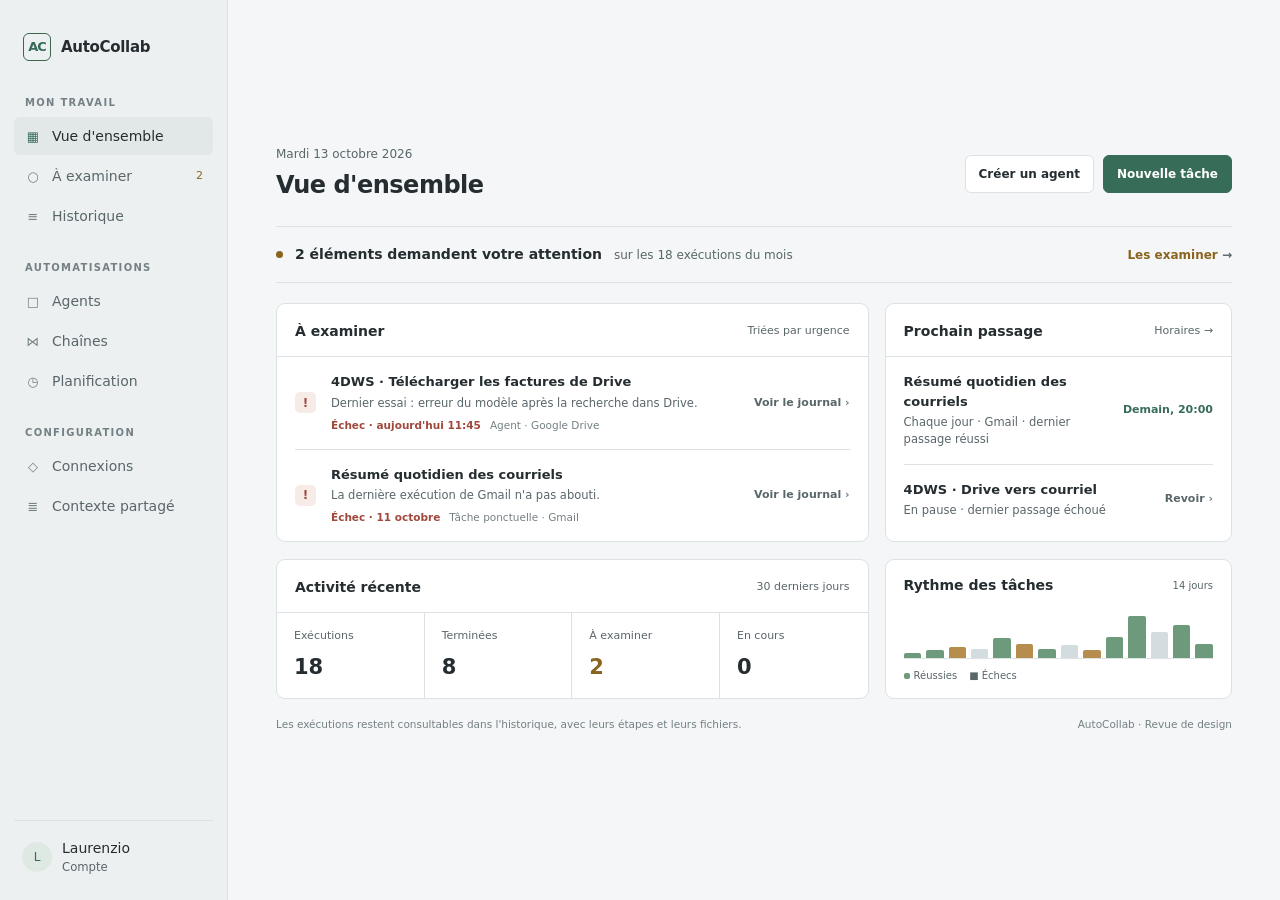
<file: static/design-review.html>
<!doctype html>
<html lang="fr">
<head>
<meta charset="utf-8">
<meta name="viewport" content="width=device-width, initial-scale=1">
<title>Proposition de direction UI · AutoCollab</title>
<style>
:root{color-scheme:light;--bg:#f4f6f7;--side:#edf0f1;--surface:#fff;--surface2:#f7f8f8;--line:#dce2e4;--text:#252d30;--muted:#59666a;--dim:#748084;--accent:#376c58;--accent-bg:#e6efea;--warning:#8a641f;--warning-bg:#f5eedf;--error:#a1483d;--error-bg:#f7ebe8;--blue:#476a82;--radius:9px;font:14px/1.5 Inter,"Segoe UI",system-ui,sans-serif}*{box-sizing:border-box}body{margin:0;background:var(--bg);color:var(--text)}a{color:inherit;text-decoration:none}.layout{min-height:100vh;display:grid;grid-template-columns:228px minmax(0,1fr)}aside{background:var(--side);border-right:1px solid var(--line);padding:24px 14px;display:flex;flex-direction:column}.brand{height:46px;display:flex;align-items:center;gap:10px;padding:0 9px;font-size:15px;font-weight:650;letter-spacing:-.3px}.mark{width:28px;height:28px;display:grid;place-items:center;color:var(--accent);border:1px solid #3e6550;border-radius:6px;font-size:13px;font-weight:700;letter-spacing:-1px}.section{margin:25px 0 7px;padding:0 11px;color:var(--dim);font-size:10px;font-weight:650;letter-spacing:.13em;text-transform:uppercase}.nav{display:grid;gap:2px}.nav a{min-height:38px;display:flex;align-items:center;gap:10px;padding:0 10px;color:var(--muted);border-radius:6px}.nav a.active{background:#e1e8e7;color:var(--text)}.ni{display:grid;place-items:center;width:18px;height:18px;color:var(--dim);font-size:13px}.active .ni{color:var(--accent)}.badge{margin-left:auto;color:var(--warning);font-size:11px;font-variant-numeric:tabular-nums}.account{margin-top:auto;border-top:1px solid var(--line);padding:17px 8px 0;display:flex;align-items:center;gap:10px}.avatar{width:30px;height:30px;border-radius:50%;background:#dfe9e3;color:var(--accent);display:grid;place-items:center;font-size:12px}.account small{display:block;color:var(--muted)}main{min-width:0;max-width:1400px;width:100%;margin:auto;padding:38px 48px 60px}.head{display:flex;justify-content:space-between;align-items:center;padding-bottom:23px;border-bottom:1px solid var(--line)}.kicker{font-size:12px;color:var(--muted)}h1{margin:4px 0 0;font-size:24px;letter-spacing:-.5px;font-weight:600}h2{font-size:14px;font-weight:620;margin:0}.head-actions{display:flex;gap:9px}.btn{padding:9px 13px;border-radius:6px;border:1px solid var(--line);background:var(--surface);color:var(--text);font:inherit;font-size:12px;font-weight:600}.btn.primary{background:#376c58;border-color:#376c58;color:#fff}.summary{display:flex;align-items:center;gap:12px;padding:17px 0;border-bottom:1px solid var(--line)}.signal{width:7px;height:7px;border-radius:50%;background:var(--warning);flex:none}.summary b{font-size:14px;font-weight:600}.summary span{font-size:12px;color:var(--muted)}.summary .link{margin-left:auto;color:var(--warning);font-size:12px;font-weight:600}.queue{display:grid;grid-template-columns:minmax(0,1.45fr) minmax(290px,.85fr);gap:16px;margin-top:20px}.panel{background:var(--surface);border:1px solid var(--line);border-radius:var(--radius);min-width:0}.panel-head{display:flex;align-items:center;justify-content:space-between;padding:17px 18px 14px;border-bottom:1px solid var(--line)}.panel-head .note{font-size:11px;color:var(--muted)}.rows{padding:0 18px}.row{display:grid;grid-template-columns:26px minmax(0,1fr) auto;gap:10px;align-items:center;padding:15px 0;border-bottom:1px solid var(--line)}.row:last-child{border-bottom:0}.state{width:21px;height:21px;border-radius:5px;background:var(--error-bg);color:var(--error);display:grid;place-items:center;font-size:12px;font-weight:700}.row-copy{min-width:0}.row-title{font-weight:600;font-size:13px}.row-desc{margin-top:3px;color:var(--muted);font-size:11.5px;white-space:nowrap;overflow:hidden;text-overflow:ellipsis}.row-meta{display:flex;gap:9px;align-items:center;margin-top:6px;color:var(--dim);font-size:10.5px}.status{color:var(--error);font-weight:600}.row-action{color:var(--muted);font-size:11px;font-weight:600;white-space:nowrap}.row-action::after{content:' ›';color:var(--dim)}.schedule .row{grid-template-columns:minmax(0,1fr) auto}.schedule time{color:var(--accent);font-size:11px;font-weight:600;white-space:nowrap}.schedule .row-desc{white-space:normal}.below{margin-top:17px;display:grid;grid-template-columns:1.45fr .85fr;gap:16px}.metrics{display:grid;grid-template-columns:repeat(4,1fr)}.metric{padding:15px 17px;border-right:1px solid var(--line)}.metric:last-child{border:0}.metric span{display:block;color:var(--muted);font-size:11px}.metric b{display:block;margin-top:7px;font-size:21px;font-weight:600;font-variant-numeric:tabular-nums}.activity{padding:15px 18px}.activity-top{display:flex;justify-content:space-between;align-items:center}.period{font-size:10px;color:var(--muted)}.bars{height:48px;margin-top:15px;display:flex;align-items:flex-end;gap:5px;border-bottom:1px solid var(--line)}.bars i{flex:1;border-radius:2px 2px 0 0;background:#6d9a7a}.bars i:nth-child(3n){background:#b68d4d}.bars i:nth-child(4n){background:#d3dcde}.legend{display:flex;gap:12px;margin-top:9px;color:var(--muted);font-size:10px}.legend i{display:inline-block;width:6px;height:6px;border-radius:2px;background:#6d9a7a;margin-right:4px}.foot{margin-top:18px;display:flex;justify-content:space-between;color:var(--dim);font-size:10.5px}
@media(max-width:900px){.layout{grid-template-columns:1fr}aside{padding:10px 16px;border-right:0;border-bottom:1px solid var(--line);flex-direction:row;align-items:center;gap:10px}.brand{flex:none}.section,.nav,.account{display:none}main{padding:26px 22px}.queue,.below{grid-template-columns:1fr}.schedule{min-height:auto}.metrics{grid-template-columns:repeat(2,1fr)}.metric:nth-child(2){border-right:0}.metric:nth-child(n+3){border-top:1px solid var(--line)}}
@media(max-width:500px){main{padding:22px 15px}.head{align-items:flex-start;gap:12px;flex-direction:column}.head-actions{width:100%}.head-actions .btn{flex:1}.panel-head,.rows{padding-left:13px;padding-right:13px}.row{grid-template-columns:23px minmax(0,1fr);gap:8px}.row-action{grid-column:2;justify-self:start}.summary{align-items:flex-start}.summary .link{white-space:nowrap}.row-title{overflow-wrap:anywhere}.metrics .metric{padding:13px}.metric b{font-size:19px}}
</style>
</head>
<body>
<div class="layout">
  <aside>
    <a href="#" class="brand"><span class="mark">AC</span>AutoCollab</a>
    <div class="section">Mon travail</div>
    <nav class="nav">
      <a href="#" class="active"><span class="ni">▦</span>Vue d'ensemble</a>
      <a href="#"><span class="ni">○</span>À examiner <span class="badge">2</span></a>
      <a href="#"><span class="ni">≡</span>Historique</a>
    </nav>
    <div class="section">Automatisations</div>
    <nav class="nav">
      <a href="#"><span class="ni">□</span>Agents</a>
      <a href="#"><span class="ni">⋈</span>Chaînes</a>
      <a href="#"><span class="ni">◷</span>Planification</a>
    </nav>
    <div class="section">Configuration</div>
    <nav class="nav">
      <a href="#"><span class="ni">◇</span>Connexions</a>
      <a href="#"><span class="ni">≣</span>Contexte partagé</a>
    </nav>
    <div class="account"><span class="avatar">L</span><div>Laurenzio<small>Compte</small></div></div>
  </aside>
  <main>
    <header class="head"><div><div class="kicker">Mardi 13 octobre 2026</div><h1>Vue d'ensemble</h1></div><div class="head-actions"><button class="btn">Créer un agent</button><button class="btn primary">Nouvelle tâche</button></div></header>
    <div class="summary"><i class="signal"></i><b>2 éléments demandent votre attention</b><span>sur les 18 exécutions du mois</span><a class="link" href="#">Les examiner <span aria-hidden="true">→</span></a></div>
    <div class="queue">
      <section class="panel"><div class="panel-head"><h2>À examiner</h2><span class="note">Triées par urgence</span></div><div class="rows">
        <article class="row"><span class="state">!</span><div class="row-copy"><div class="row-title">4DWS · Télécharger les factures de Drive</div><div class="row-desc">Dernier essai : erreur du modèle après la recherche dans Drive.</div><div class="row-meta"><span class="status">Échec · aujourd'hui 11:45</span><span>Agent · Google Drive</span></div></div><a class="row-action" href="#">Voir le journal</a></article>
        <article class="row"><span class="state">!</span><div class="row-copy"><div class="row-title">Résumé quotidien des courriels</div><div class="row-desc">La dernière exécution de Gmail n'a pas abouti.</div><div class="row-meta"><span class="status">Échec · 11 octobre</span><span>Tâche ponctuelle · Gmail</span></div></div><a class="row-action" href="#">Voir le journal</a></article>
      </div></section>
      <section class="panel schedule"><div class="panel-head"><h2>Prochain passage</h2><a class="note" href="#">Horaires →</a></div><div class="rows">
        <article class="row"><div class="row-copy"><div class="row-title">Résumé quotidien des courriels</div><div class="row-desc">Chaque jour · Gmail · dernier passage réussi</div></div><time>Demain, 20:00</time></article>
        <article class="row"><div class="row-copy"><div class="row-title">4DWS · Drive vers courriel</div><div class="row-desc">En pause · dernier passage échoué</div></div><a class="row-action" href="#">Revoir</a></article>
      </div></section>
    </div>
    <div class="below">
      <section class="panel"><div class="panel-head"><h2>Activité récente</h2><span class="note">30 derniers jours</span></div><div class="metrics"><div class="metric"><span>Exécutions</span><b>18</b></div><div class="metric"><span>Terminées</span><b>8</b></div><div class="metric"><span>À examiner</span><b style="color:var(--warning)">2</b></div><div class="metric"><span>En cours</span><b>0</b></div></div></section>
      <section class="panel activity"><div class="activity-top"><h2>Rythme des tâches</h2><span class="period">14 jours</span></div><div class="bars" aria-label="Exécutions récentes"><i style="height:12%"></i><i style="height:18%"></i><i style="height:24%"></i><i style="height:20%"></i><i style="height:42%"></i><i style="height:31%"></i><i style="height:20%"></i><i style="height:28%"></i><i style="height:17%"></i><i style="height:45%"></i><i style="height:90%"></i><i style="height:55%"></i><i style="height:70%"></i><i style="height:30%"></i></div><div class="legend"><span><i></i>Réussies</span><span>■ Échecs</span></div></section>
    </div>
    <footer class="foot"><span>Les exécutions restent consultables dans l'historique, avec leurs étapes et leurs fichiers.</span><span>AutoCollab · Revue de design</span></footer>
  </main>
</div>
</body>
</html>
</file>
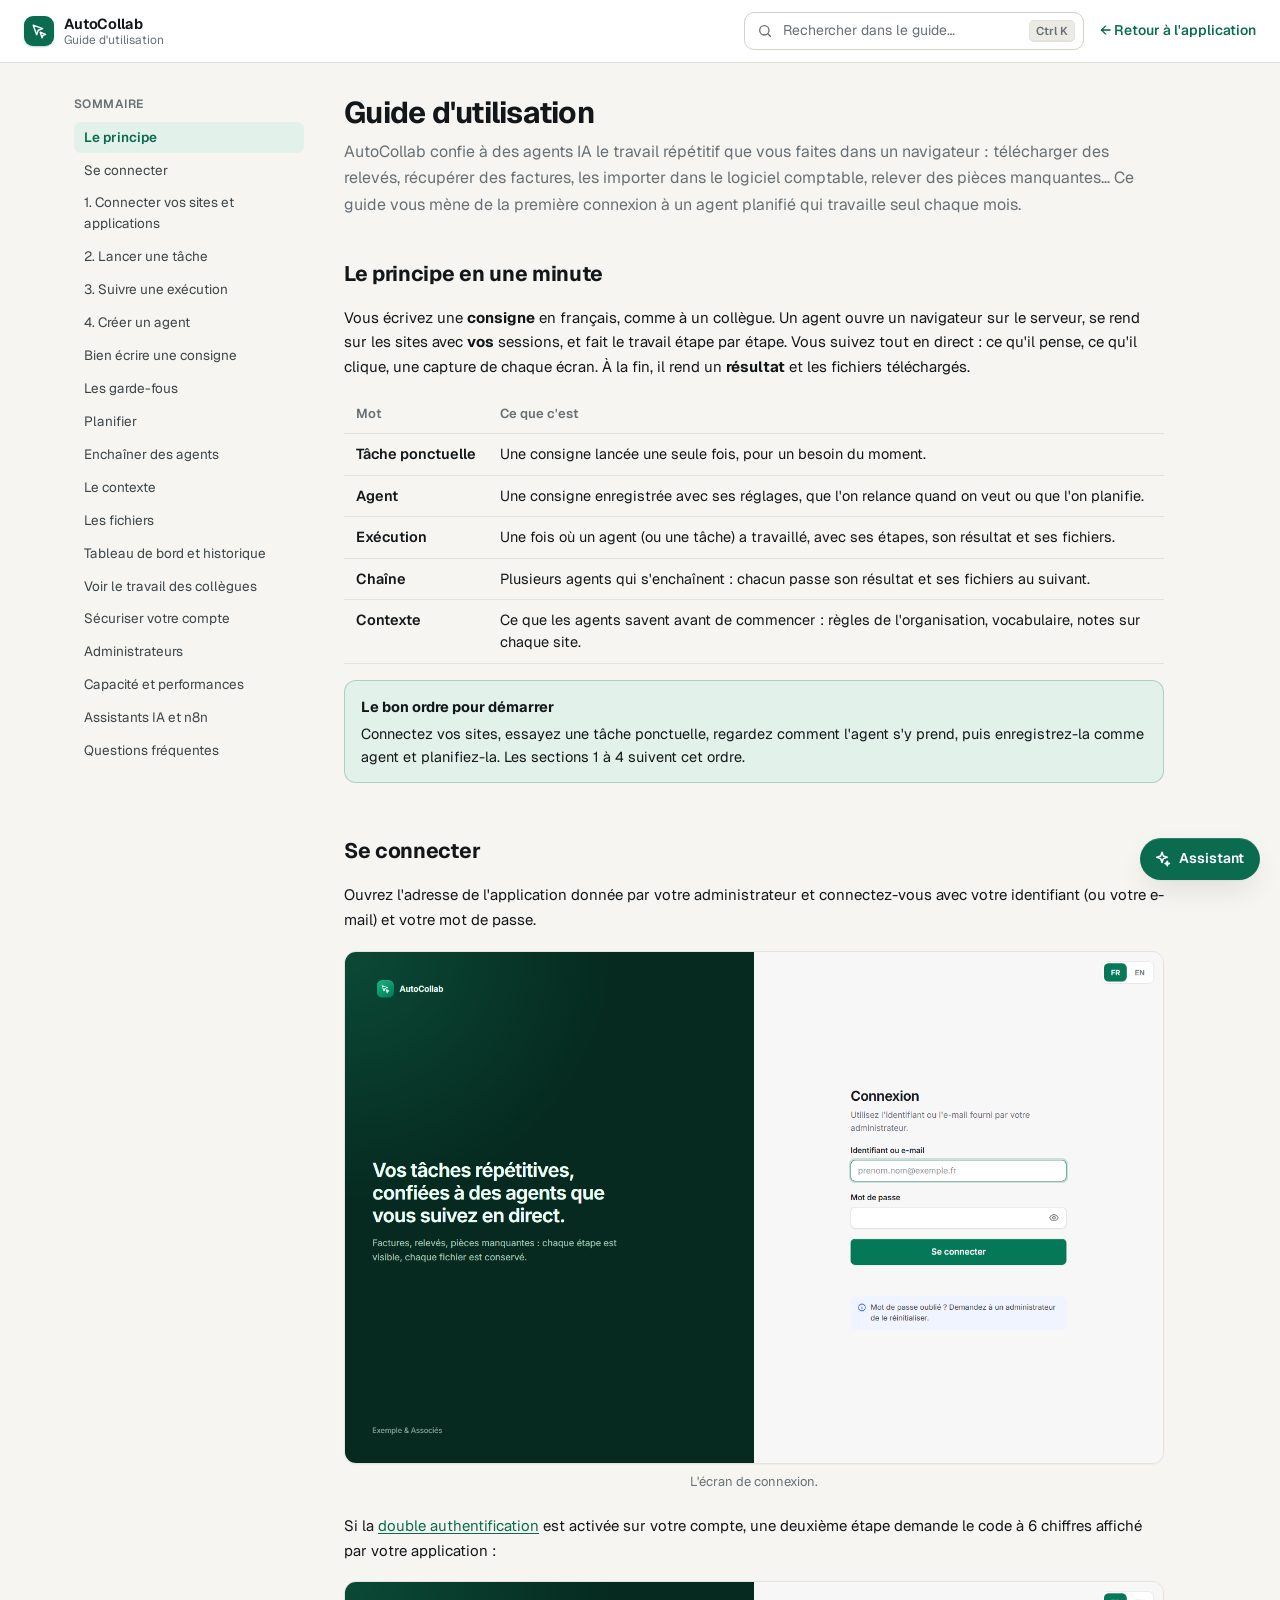
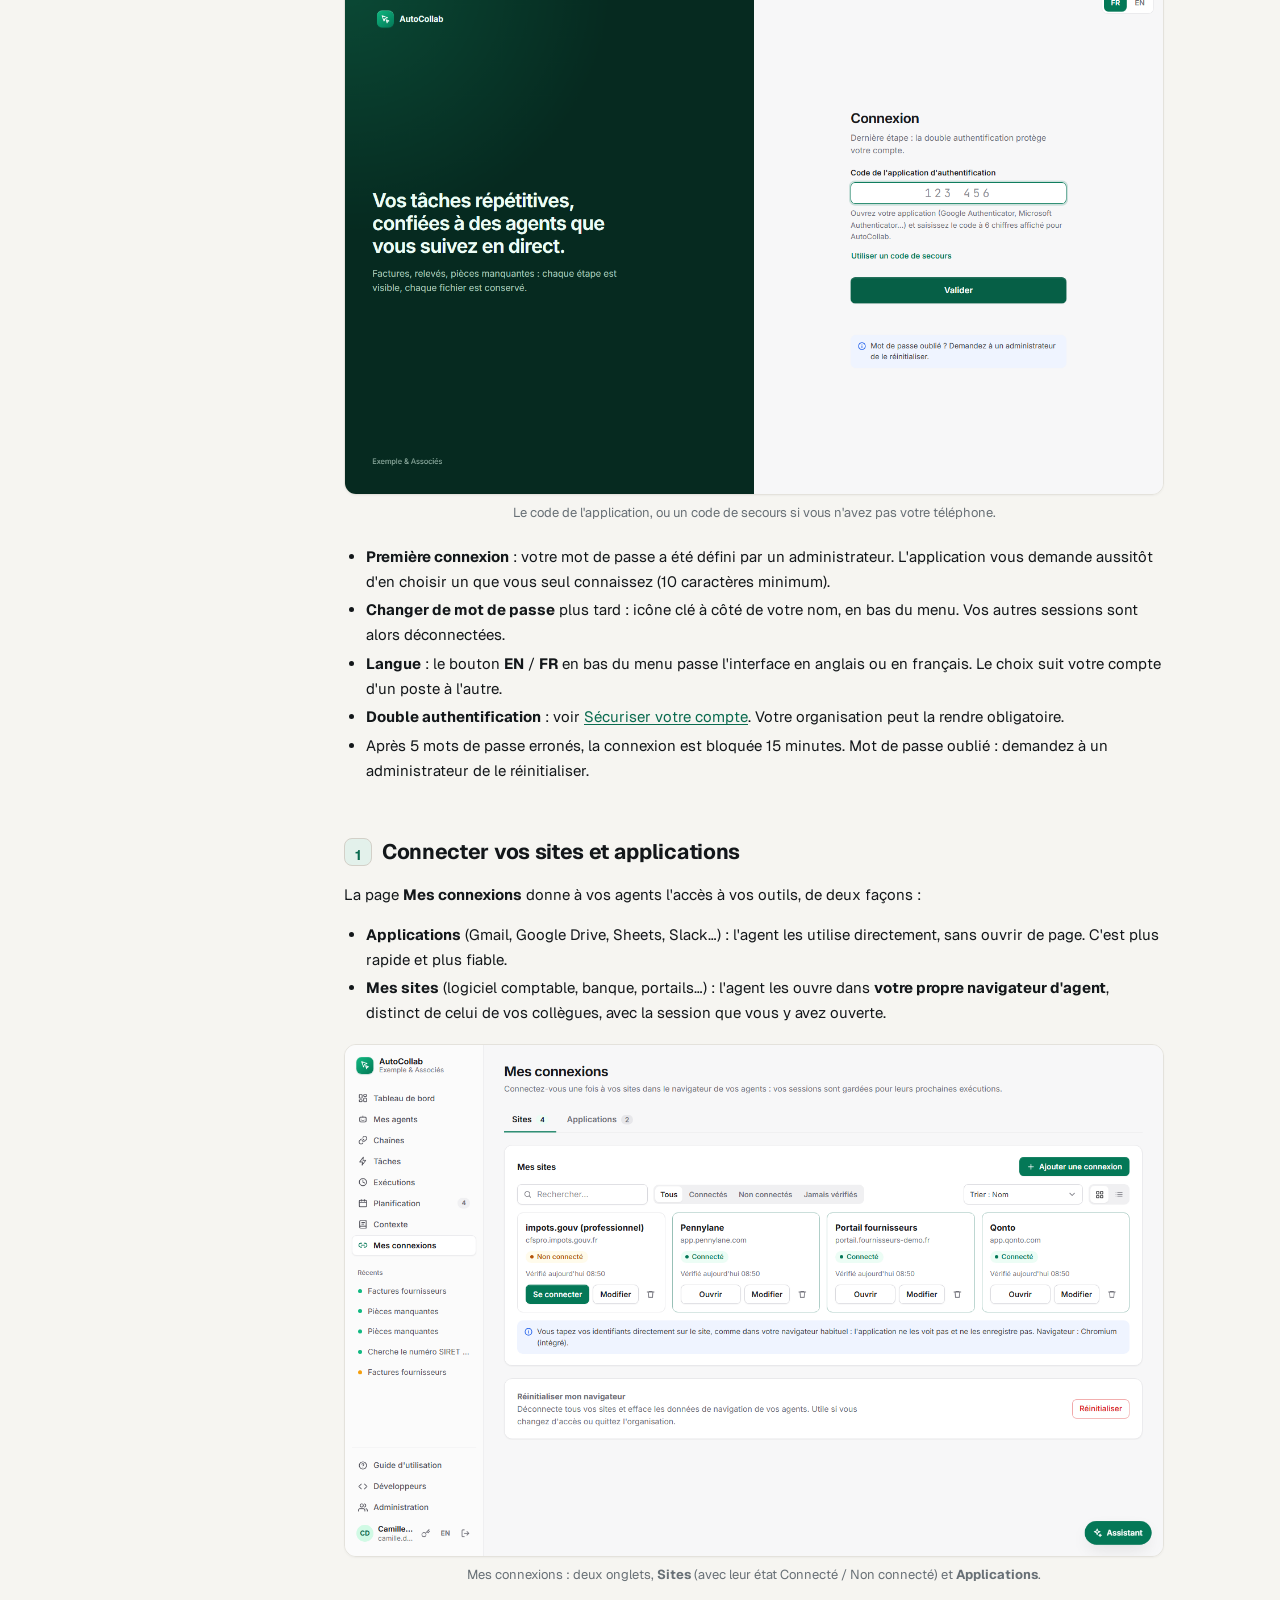
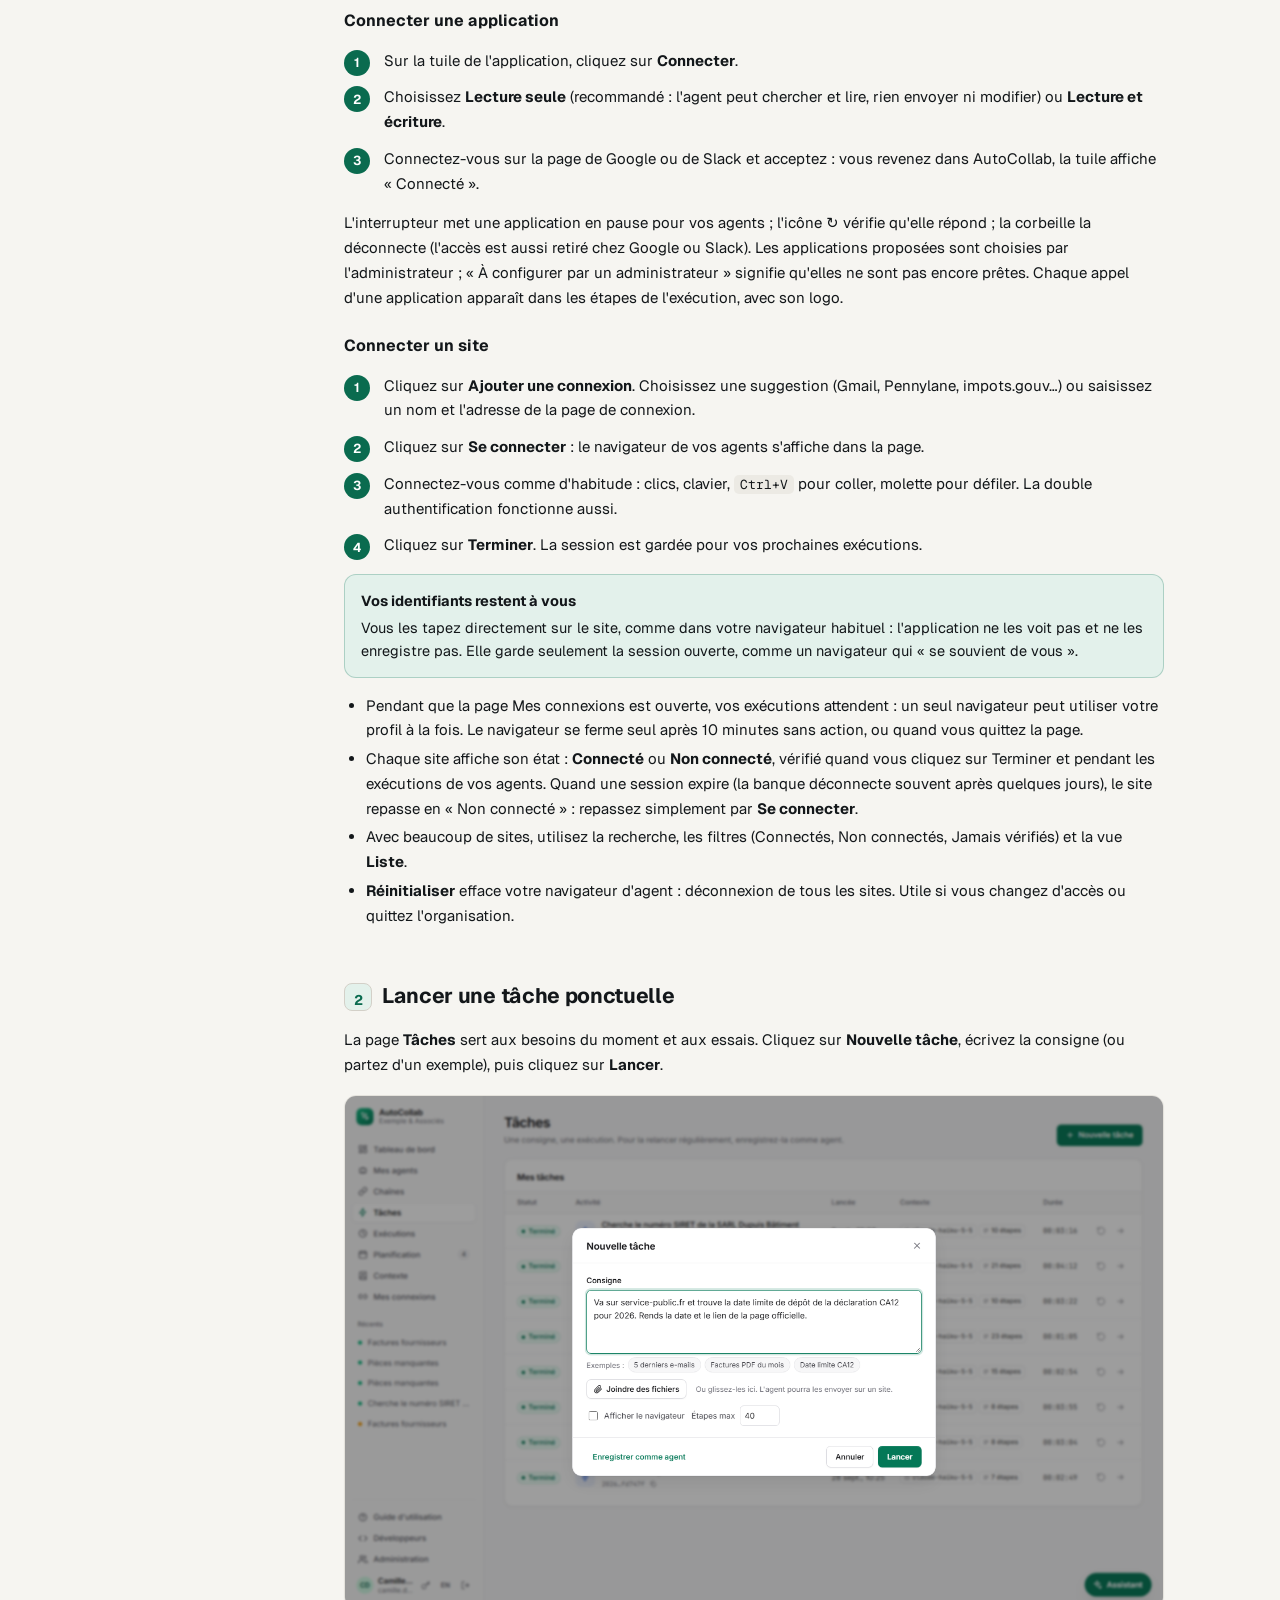
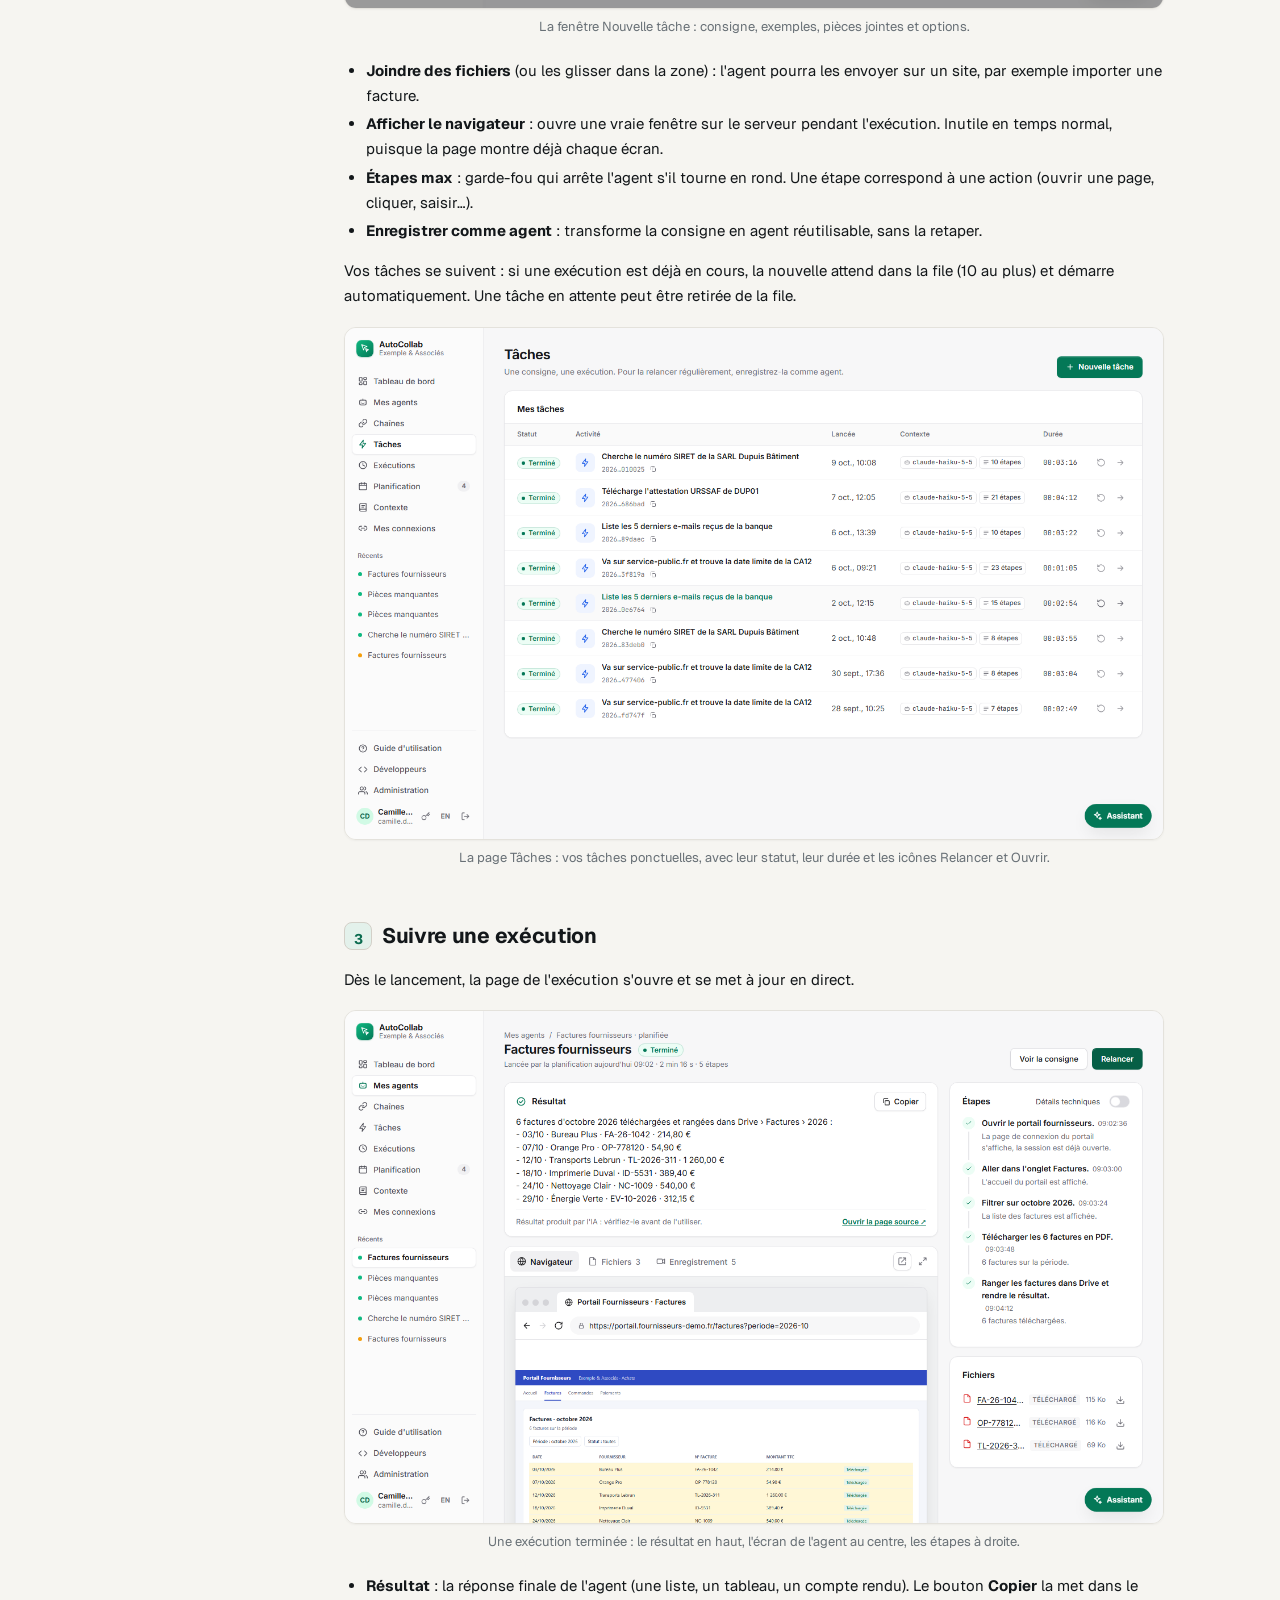
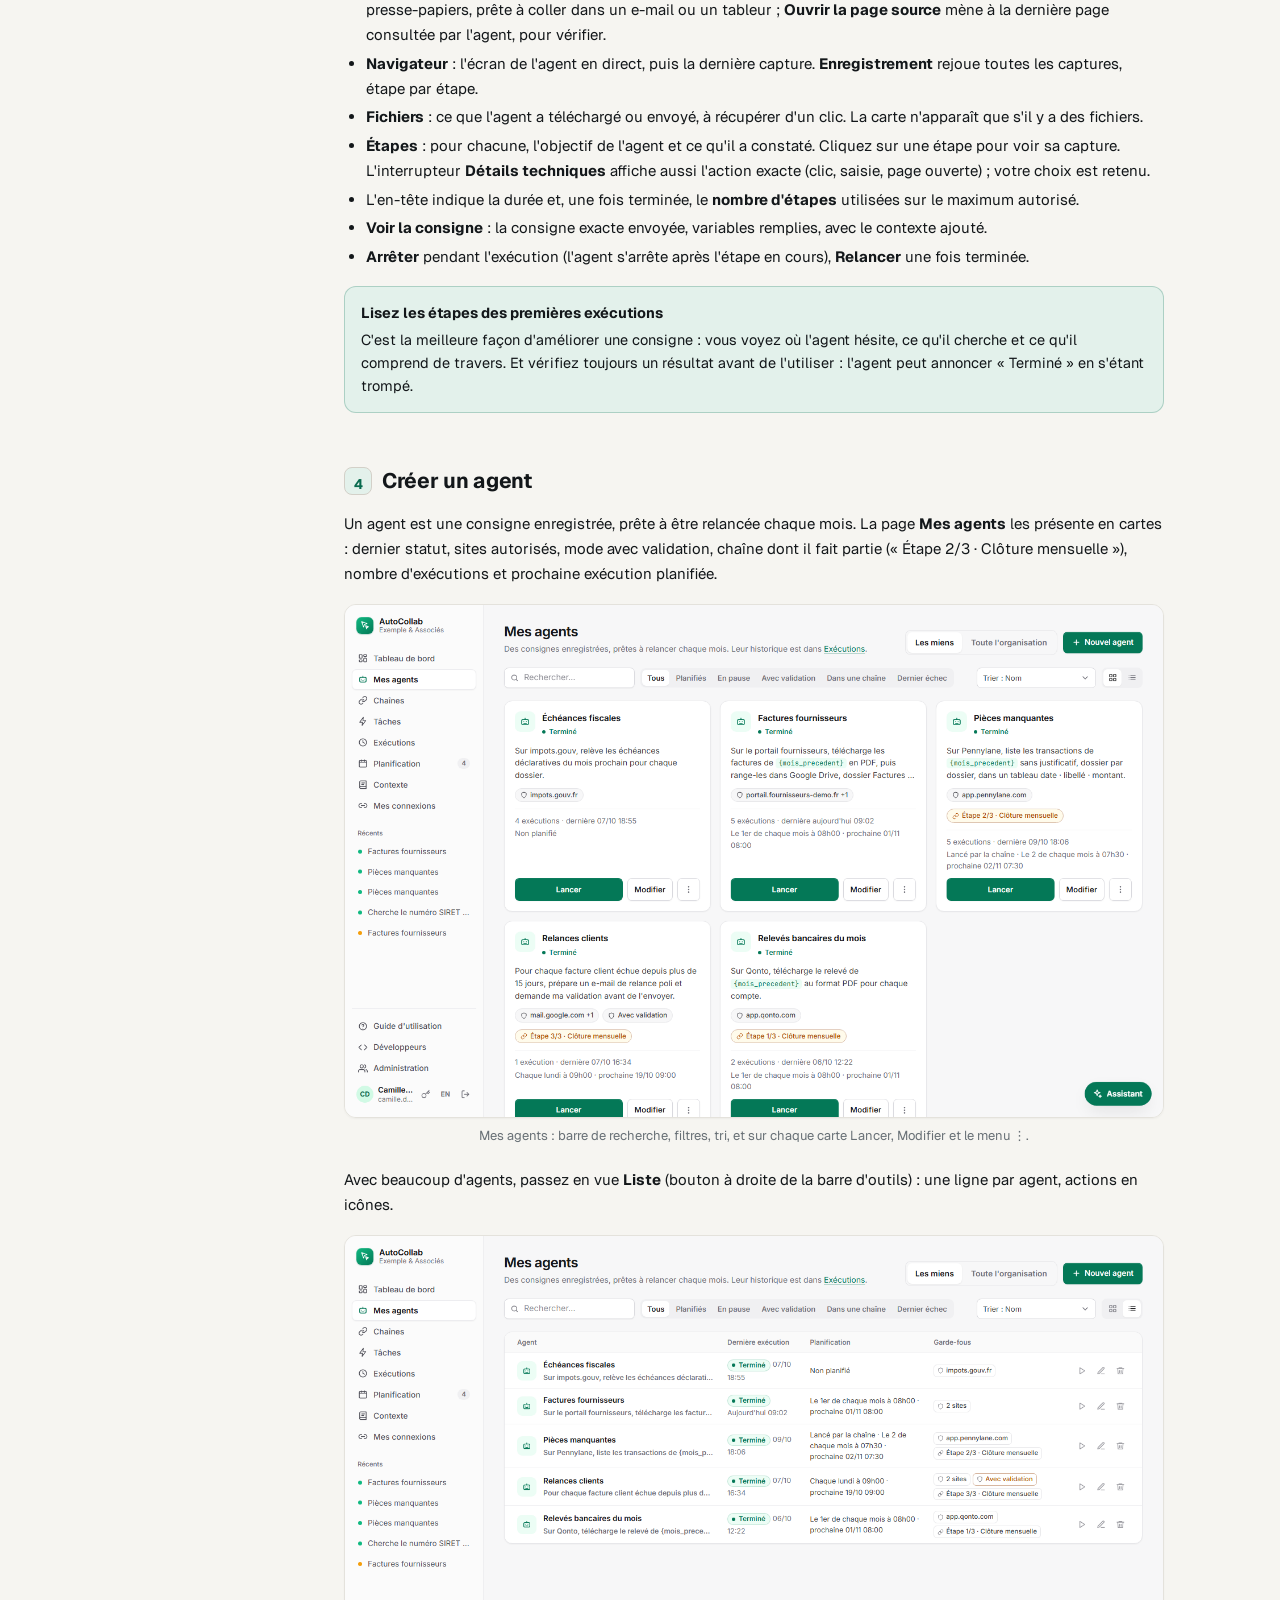
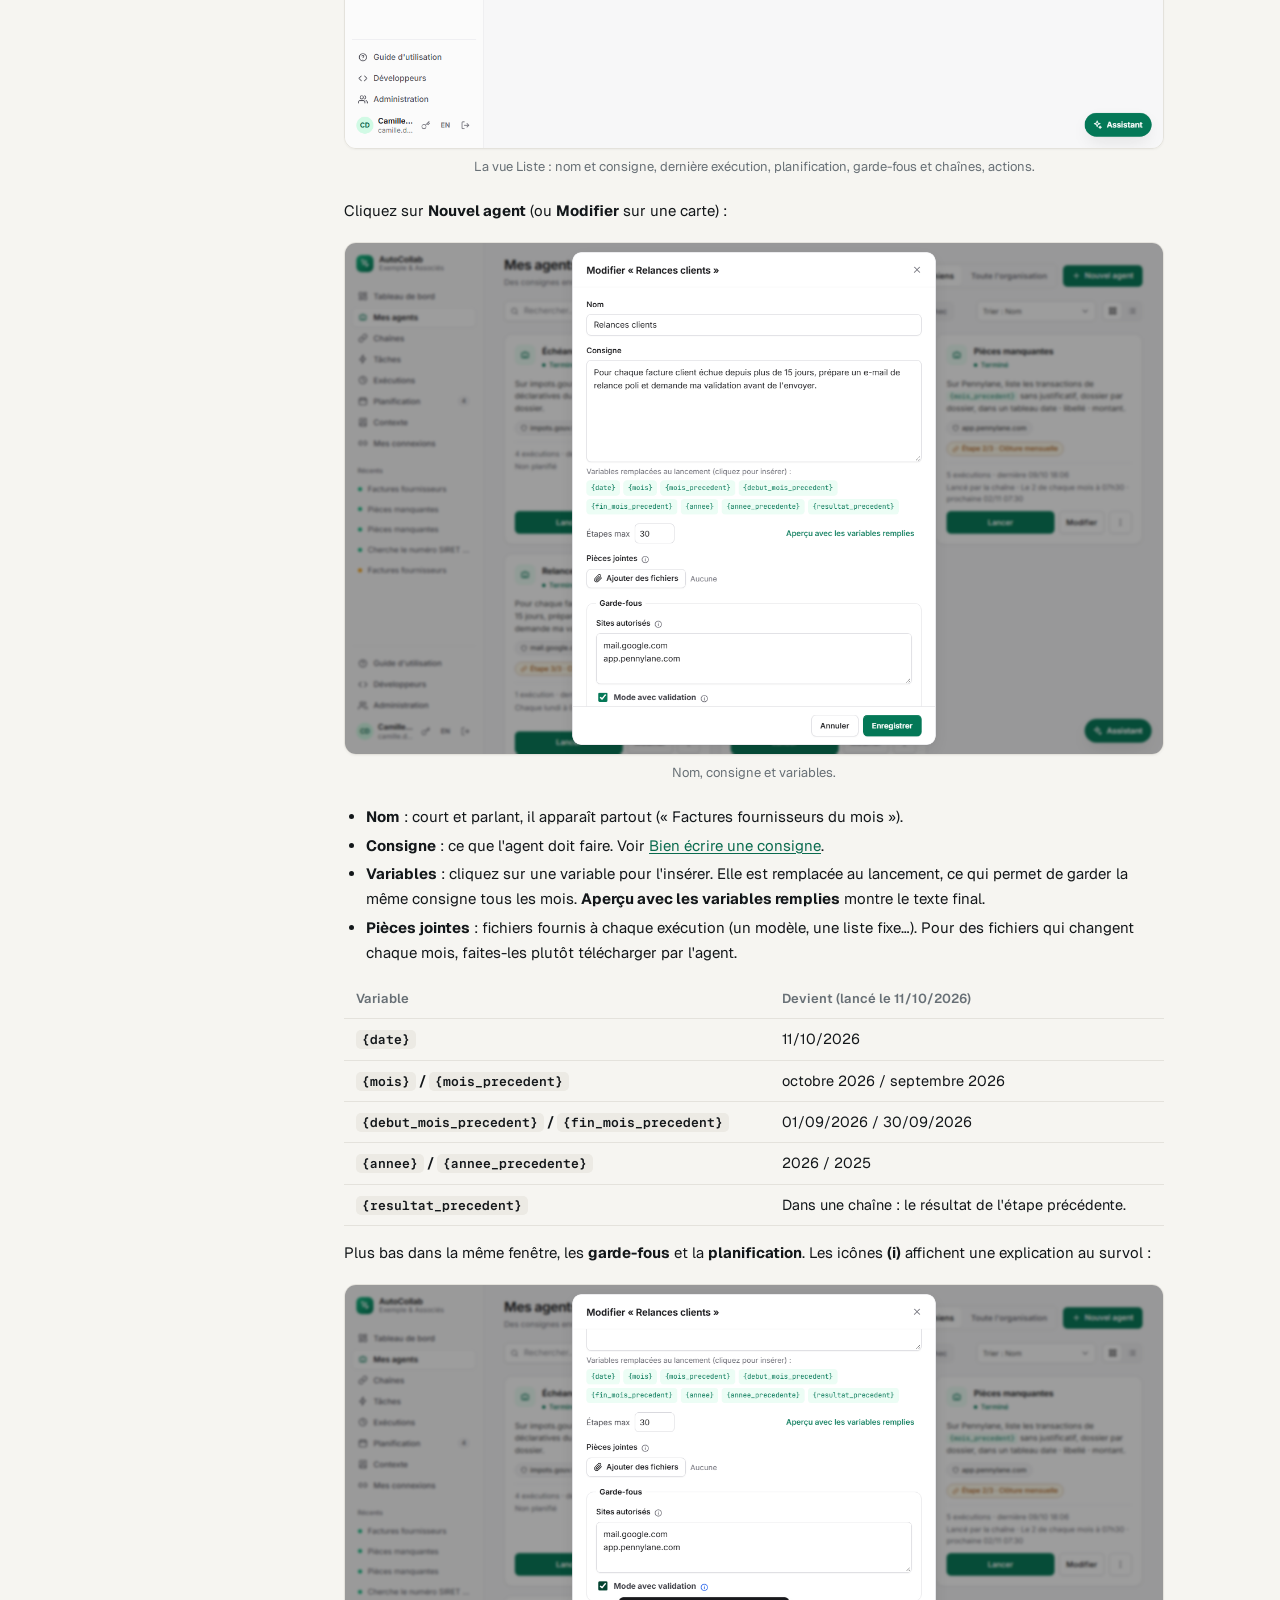
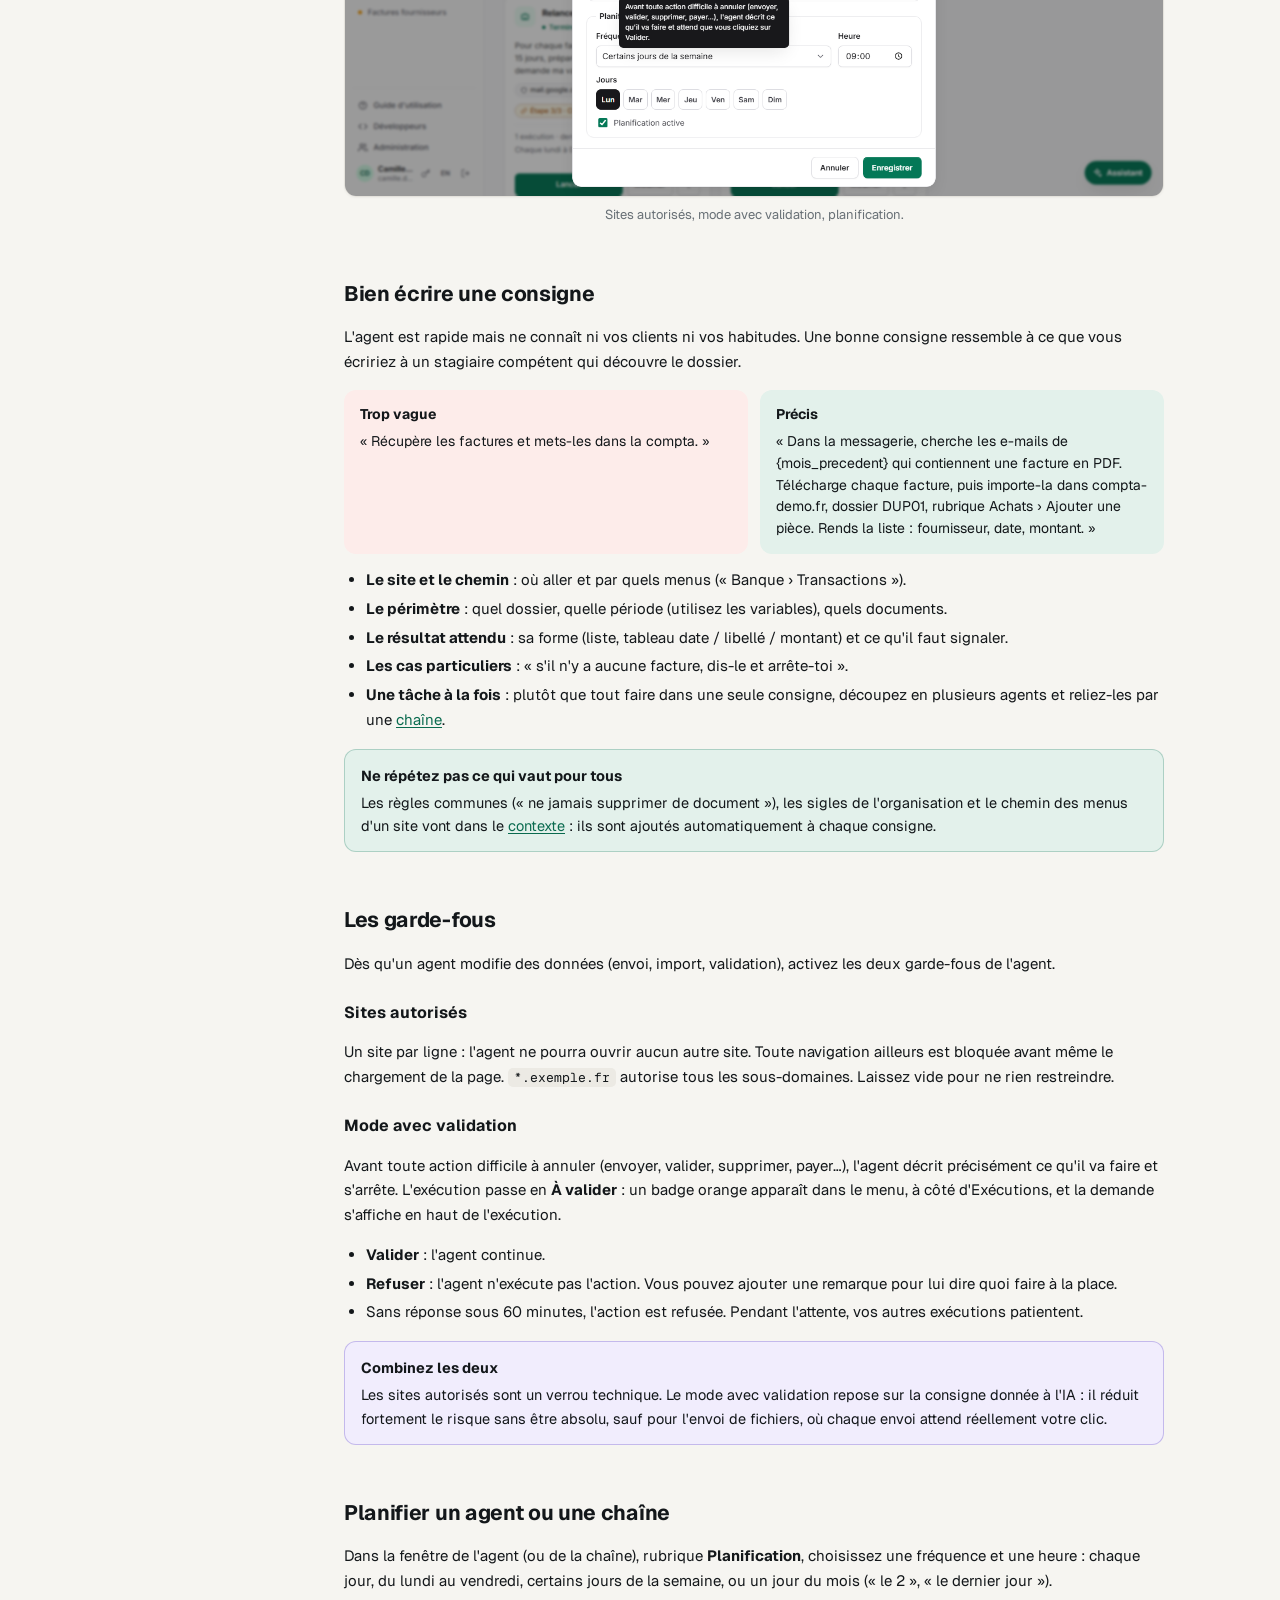
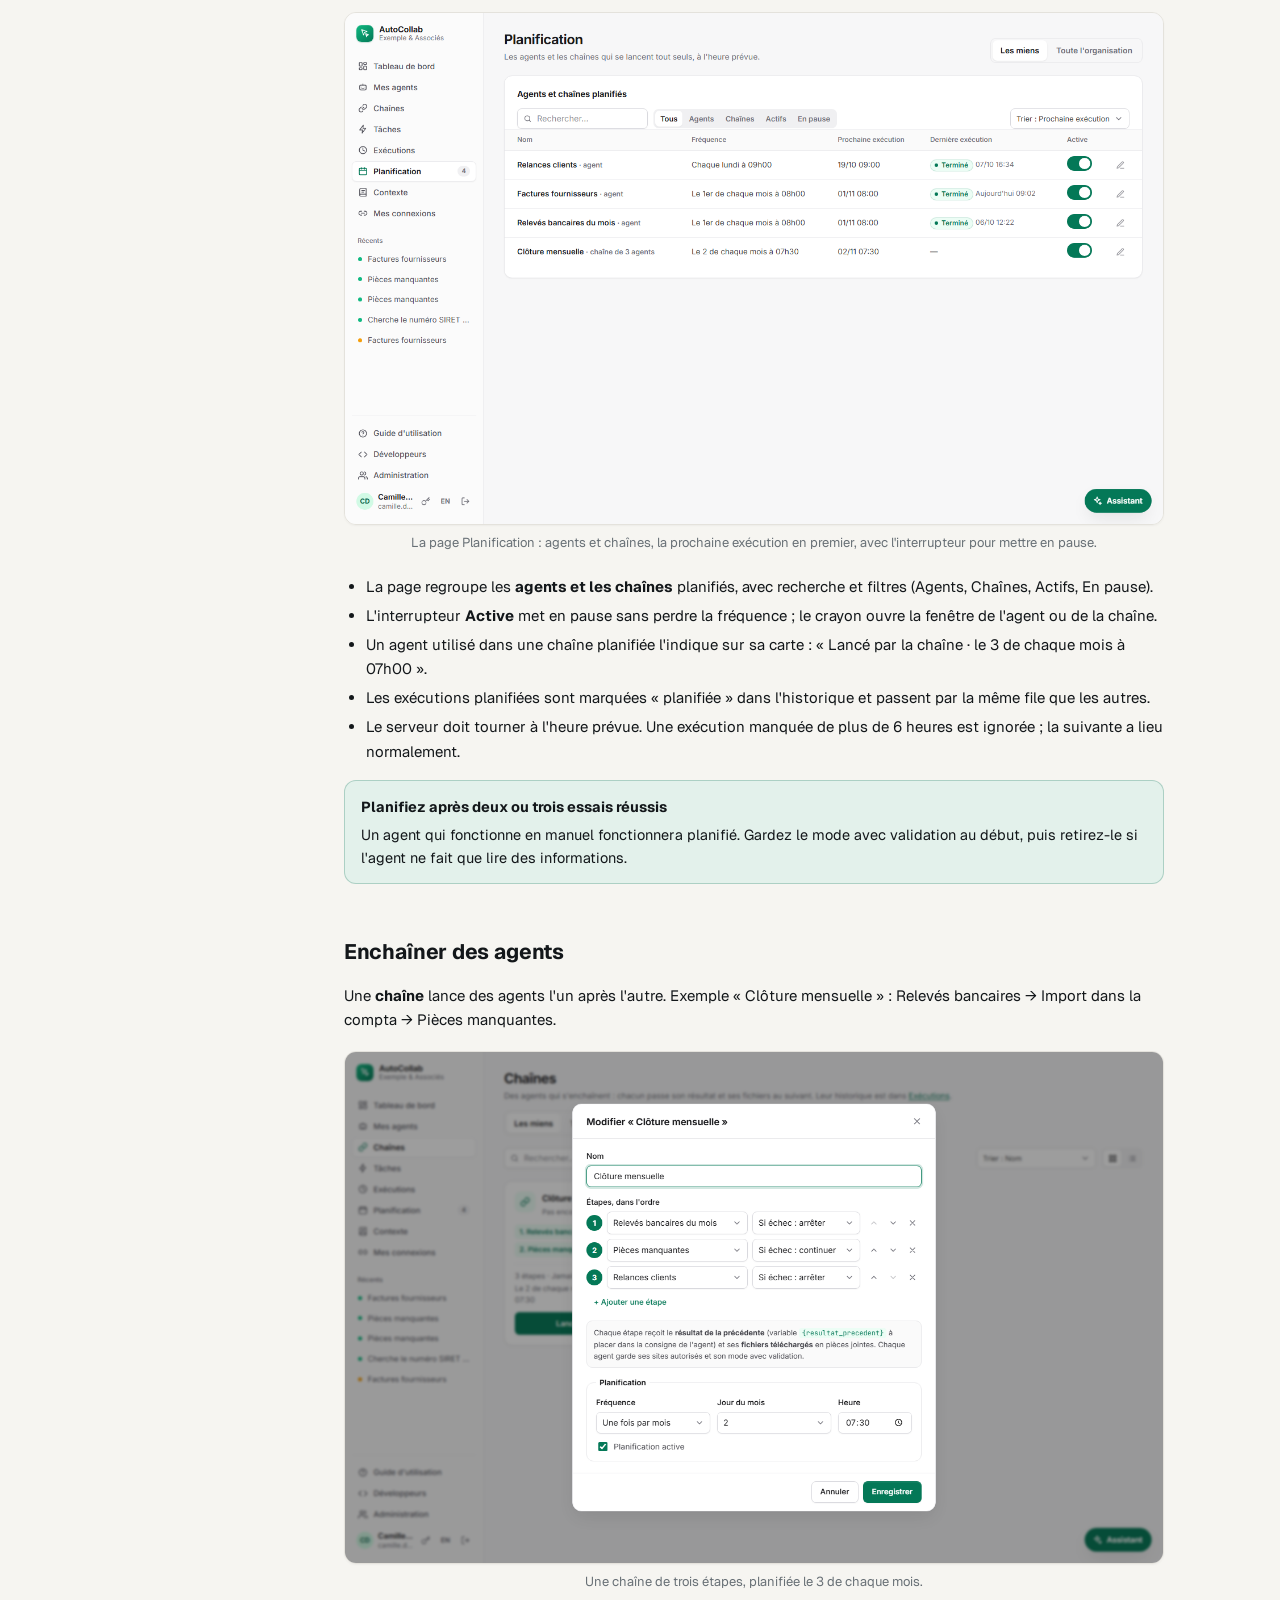
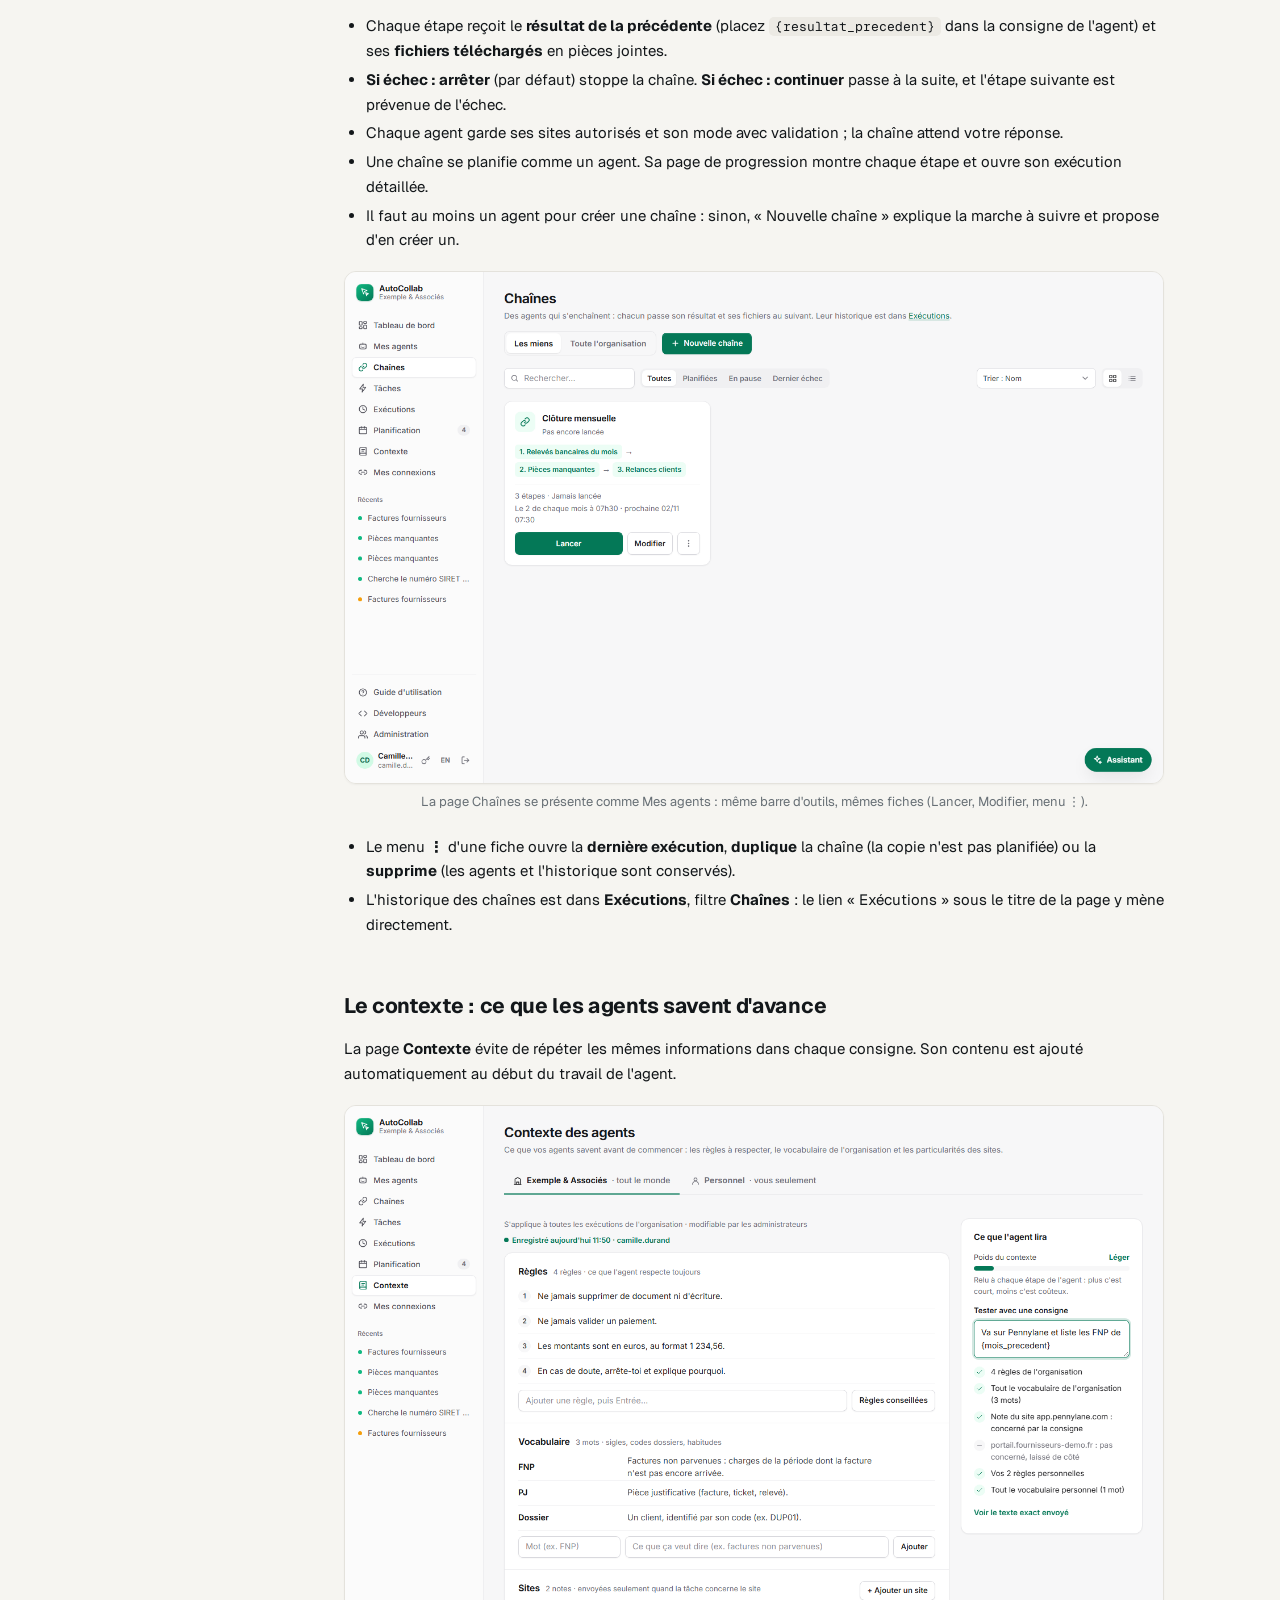
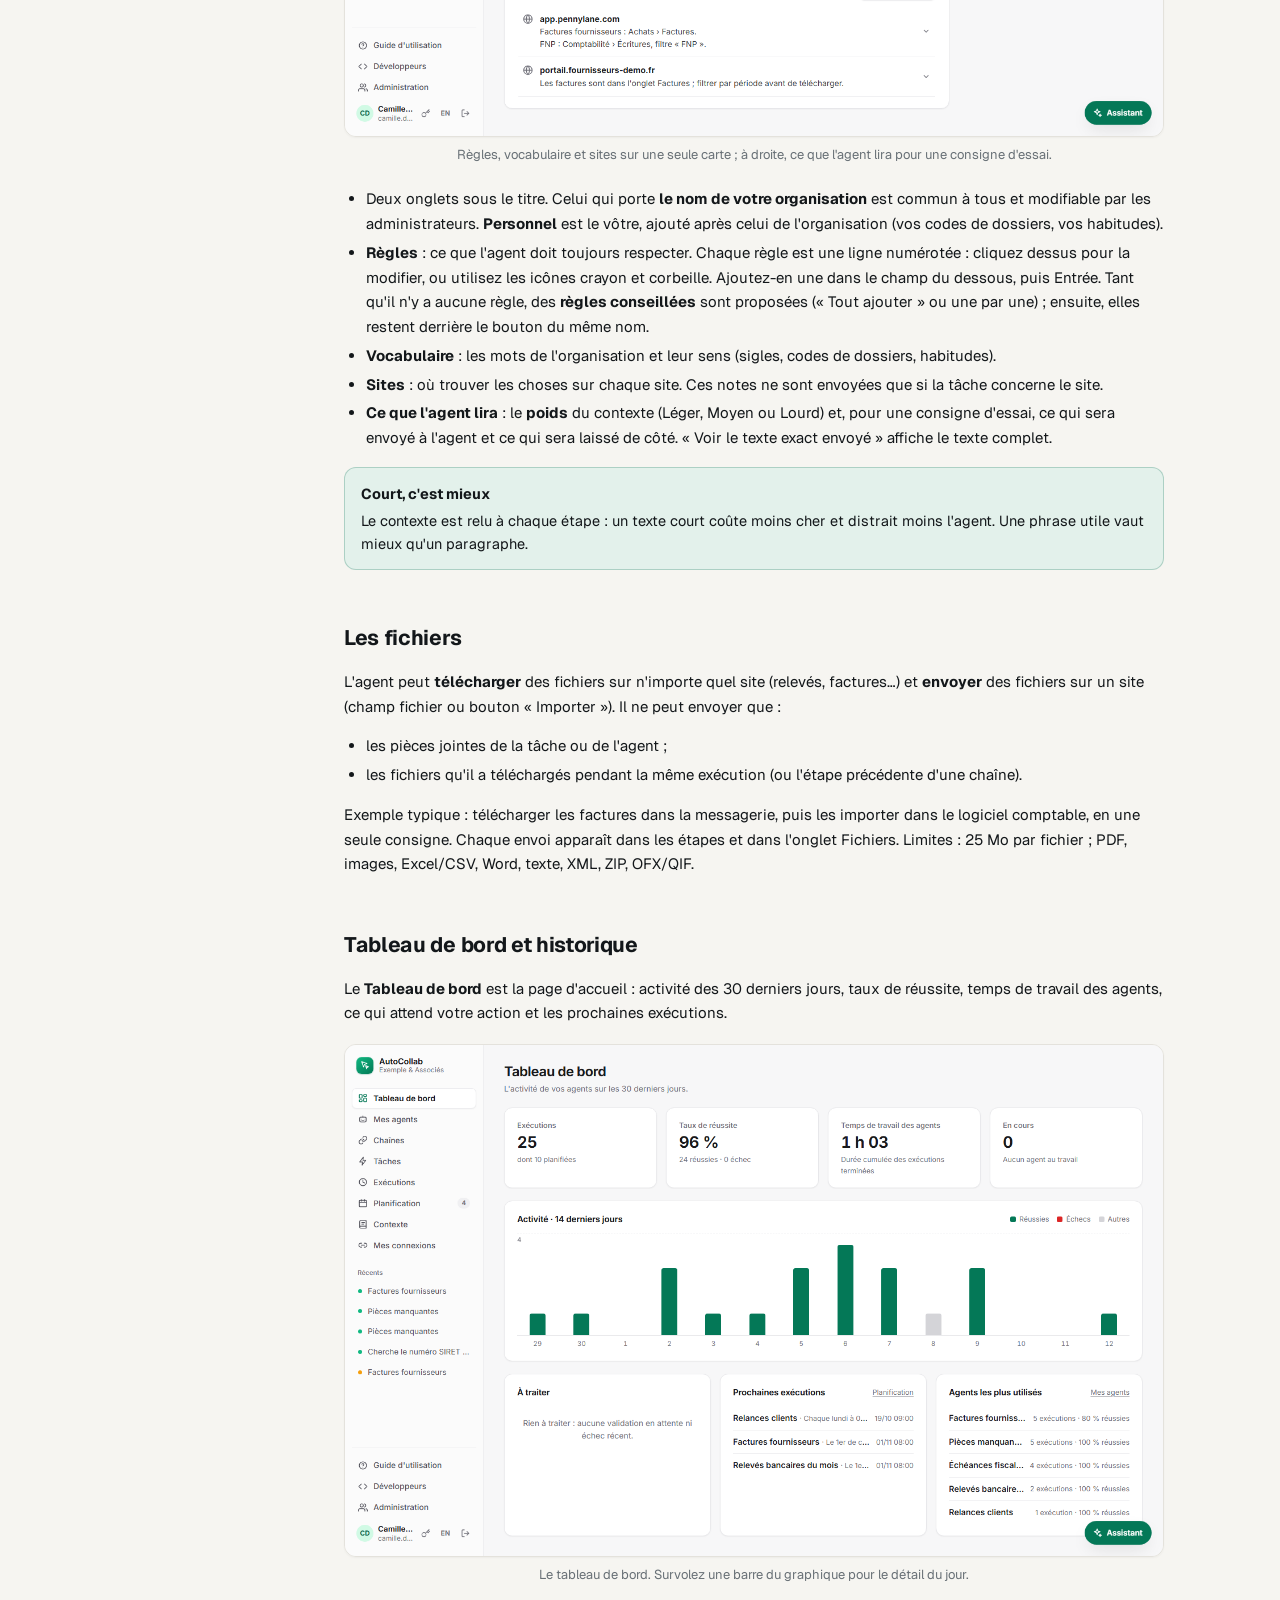
<file: static/guide.html>
<!doctype html>
<html lang="fr">
<head>
<meta charset="utf-8">
<meta name="viewport" content="width=device-width, initial-scale=1">
<link rel="icon" href="/static/favicon.svg" type="image/svg+xml">
<title>Guide d'utilisation · AutoCollab</title>
<link rel="preconnect" href="https://fonts.googleapis.com">
<link rel="stylesheet" href="https://fonts.googleapis.com/css2?family=Geist:wght@400..700&family=Geist+Mono:wght@400..600&display=swap">
<link rel="stylesheet" href="/static/app.css">
<script src="/static/assistant.js" defer></script>
<style>
  .guide-top { position: sticky; top: 0; z-index: 5; display: flex; align-items: center; gap: 16px; padding: 12px 24px; background: var(--side); border-bottom: 1px solid var(--side-line); }
  .guide-top .back { margin-left: auto; font-size: 14px; font-weight: 550; text-decoration: none; }
  .guide { display: flex; gap: 40px; max-width: 1180px; margin: 0 auto; padding: 32px 24px 80px; align-items: flex-start; }
  .toc { flex: 0 0 230px; position: sticky; top: 84px; max-height: calc(100vh - 100px); overflow-y: auto; font-size: 13.5px; }
  .toc strong { display: block; font-size: 12px; color: var(--muted); font-weight: 600; margin-bottom: 8px; text-transform: uppercase; letter-spacing: .04em; }
  .toc ol { list-style: none; margin: 0; padding: 0; display: flex; flex-direction: column; gap: 2px; }
  .toc a { display: block; padding: 5px 10px; border-radius: 7px; color: var(--ink-2); text-decoration: none; }
  .toc a:hover { background: var(--hair); color: var(--ink); }
  .toc a[aria-current="true"] { background: var(--accent-soft); color: var(--accent); font-weight: 600; }
  @media (max-width: 900px) { .toc { display: none; } .guide { padding: 24px 16px 64px; } }
  article { flex: 1; min-width: 0; max-width: 820px; }
  article h1 { font-size: 30px; letter-spacing: -.025em; margin: 0 0 8px; line-height: 1.2; }
  article .lead { font-size: 16px; color: var(--muted); margin: 0 0 28px; }
  article section { padding-top: 12px; margin-bottom: 40px; scroll-margin-top: 70px; }
  article h2 { font-size: 21px; letter-spacing: -.015em; margin: 0 0 12px; display: flex; align-items: center; gap: 10px; }
  article h2 .num { display: inline-grid; place-items: center; width: 28px; height: 28px; border-radius: 8px; background: var(--accent-soft); color: var(--accent); font-size: 14px; flex: none; }
  article h3 { font-size: 16px; margin: 24px 0 8px; }
  article p, article li { font-size: 15px; line-height: 1.65; }
  article ul, article ol { padding-left: 22px; }
  article li + li { margin-top: 4px; }
  article code { font-family: var(--mono); font-size: 13px; background: var(--hair); border-radius: 5px; padding: 1px 6px; }
  figure { margin: 18px 0 22px; }
  figure a { display: block; border: 1px solid var(--line); border-radius: 12px; overflow: hidden; box-shadow: var(--shadow-xs); }
  figure img { display: block; width: 100%; height: auto; }
  figcaption { font-size: 13px; color: var(--muted); margin-top: 8px; text-align: center; }
  .tip-box, .warn-box { border-radius: 12px; padding: 14px 16px; margin: 16px 0; font-size: 14.5px; line-height: 1.6; }
  .tip-box { background: var(--accent-soft); border: 1px solid color-mix(in srgb, var(--accent) 25%, transparent); }
  .warn-box { background: var(--warn-soft); border: 1px solid color-mix(in srgb, var(--warn) 30%, transparent); }
  .tip-box strong:first-child, .warn-box strong:first-child { display: block; margin-bottom: 4px; }
  .steps-list { counter-reset: s; list-style: none; padding: 0; }
  .steps-list > li { counter-increment: s; position: relative; padding-left: 40px; margin-bottom: 12px; }
  .steps-list > li::before { content: counter(s); position: absolute; left: 0; top: 1px; width: 26px; height: 26px; border-radius: 50%; background: var(--accent); color: var(--on-accent); display: grid; place-items: center; font-size: 13px; font-weight: 650; }
  .compare { display: grid; grid-template-columns: repeat(auto-fit, minmax(260px, 1fr)); gap: 12px; margin: 14px 0; }
  .compare div { border-radius: 12px; padding: 14px 16px; font-size: 14px; line-height: 1.55; }
  .compare .bad { background: var(--err-soft); }
  .compare .good { background: var(--ok-soft); }
  .compare b { display: block; margin-bottom: 6px; }
  .words { width: 100%; border-collapse: collapse; margin: 12px 0; font-size: 14.5px; }
  .words th, .words td { text-align: left; padding: 9px 12px; border-bottom: 1px solid var(--line); vertical-align: top; }
  .words th { font-size: 13px; color: var(--muted); font-weight: 600; }
  .words td:first-child { font-weight: 600; white-space: nowrap; }
  details { border: 1px solid var(--line); border-radius: 10px; padding: 12px 16px; margin: 8px 0; background: var(--panel); }
  details summary { cursor: pointer; font-weight: 600; font-size: 15px; }
  details p { margin: 10px 0 0; }
  /* Search (Ctrl K) */
  .search-trigger { margin-left: auto; display: flex; align-items: center; gap: 10px; width: min(340px, 40vw); min-height: 38px; padding: 0 8px 0 12px; border: 1px solid var(--line-2); border-radius: 10px; background: var(--panel); color: var(--muted); font: inherit; font-size: 14px; cursor: pointer; text-align: left; }
  .search-trigger:hover { border-color: var(--muted); color: var(--ink-2); }
  .search-trigger svg { width: 16px; height: 16px; flex: none; }
  .search-trigger span { flex: 1; overflow: hidden; text-overflow: ellipsis; white-space: nowrap; }
  .guide-top .back { margin-left: 0; }
  kbd { font-family: var(--sans); font-size: 11.5px; font-weight: 600; color: var(--muted); background: var(--hair); border: 1px solid var(--line); border-bottom-width: 2px; border-radius: 5px; padding: 1px 6px; white-space: nowrap; }
  @media (max-width: 640px) { .search-trigger { width: auto; } .search-trigger span, .search-trigger kbd, .guide-top .back { display: none; } }
  #searchDlg { width: min(680px, calc(100vw - 32px)); padding: 0; margin: 10vh auto auto; max-height: 76vh; }
  #searchDlg[open] { display: flex; flex-direction: column; }
  .search-head { display: flex; align-items: center; gap: 10px; padding: 12px 16px; border-bottom: 1px solid var(--line); }
  .search-head svg { width: 18px; height: 18px; color: var(--accent); flex: none; }
  .search-head input { flex: 1; min-width: 0; border: 0; outline: none; background: transparent; color: var(--ink); font: inherit; font-size: 16px; padding: 6px 0; }
  .search-head input::-webkit-search-cancel-button { display: none; }
  .search-results { overflow-y: auto; padding: 8px; min-height: 0; }
  .search-group { font-size: 11.5px; font-weight: 600; color: var(--muted); text-transform: uppercase; letter-spacing: .04em; padding: 10px 10px 4px; }
  .search-item { display: block; padding: 9px 12px; border-radius: 9px; color: var(--ink); text-decoration: none; border-left: 3px solid transparent; }
  .search-item .crumb { display: block; font-size: 12px; color: var(--muted); margin-bottom: 2px; }
  .search-item .title { display: block; font-size: 14.5px; font-weight: 600; }
  .search-item .snippet { font-size: 13px; color: var(--ink-2); line-height: 1.5; margin-top: 2px; overflow: hidden; display: -webkit-box; -webkit-line-clamp: 2; -webkit-box-orient: vertical; }
  .search-item[aria-selected="true"] { background: var(--accent-soft); border-left-color: var(--accent); }
  .search-item mark { background: color-mix(in srgb, var(--accent) 22%, transparent); color: inherit; border-radius: 3px; padding: 0 1px; }
  .search-empty { padding: 28px 16px; text-align: center; color: var(--muted); font-size: 14px; }
  .search-foot { display: flex; gap: 16px; flex-wrap: wrap; padding: 10px 16px; border-top: 1px solid var(--line); font-size: 12px; color: var(--muted); }
  .search-foot span { display: inline-flex; align-items: center; gap: 6px; }
  .search-hit { animation: search-hit 2s ease-out; border-radius: 6px; }
  @keyframes search-hit { 0%, 30% { background: color-mix(in srgb, var(--accent) 18%, transparent); box-shadow: 0 0 0 6px color-mix(in srgb, var(--accent) 18%, transparent); } 100% { background: transparent; box-shadow: 0 0 0 6px transparent; } }
  @media (prefers-reduced-motion: reduce) { .search-hit { animation: none; outline: 2px solid var(--accent); outline-offset: 4px; } }
</style>
</head>
<body>
<header class="guide-top">
  <a class="brand" href="/" style="padding: 0">
    <span class="brand-mark"><svg viewBox="0 0 24 24" fill="none" stroke="currentColor" stroke-width="2" stroke-linecap="round" stroke-linejoin="round" aria-hidden="true"><path d="M3 3l5 13.5 2.2-6.3L16.5 8z"/><path d="M13 13l2.6 8 1.3-3.7 3.7-1.3z"/></svg></span>
    <span class="brand-name"><strong>AutoCollab</strong><span>Guide d'utilisation</span></span>
  </a>
  <button type="button" class="search-trigger" id="searchOpen" aria-haspopup="dialog" aria-keyshortcuts="Control+K">
    <svg viewBox="0 0 24 24" fill="none" stroke="currentColor" stroke-width="2" stroke-linecap="round" aria-hidden="true"><circle cx="11" cy="11" r="7"/><path d="m20 20-3.5-3.5"/></svg>
    <span>Rechercher dans le guide…</span><kbd id="searchKbd">Ctrl K</kbd>
  </button>
  <a class="back" href="/">← Retour à l'application</a>
</header>

<dialog id="searchDlg" aria-label="Rechercher dans le guide">
  <div class="search-head">
    <svg viewBox="0 0 24 24" fill="none" stroke="currentColor" stroke-width="2" stroke-linecap="round" aria-hidden="true"><circle cx="11" cy="11" r="7"/><path d="m20 20-3.5-3.5"/></svg>
    <input type="search" id="searchInput" placeholder="Rechercher : planifier, double authentification, fichiers…" autocomplete="off" spellcheck="false"
      role="combobox" aria-expanded="true" aria-controls="searchResults" aria-autocomplete="list" aria-label="Rechercher dans le guide">
    <kbd>Échap</kbd>
  </div>
  <div class="search-results" id="searchResults" role="listbox" aria-label="Résultats"></div>
  <div class="search-foot" aria-hidden="true"><span><kbd>↑</kbd><kbd>↓</kbd> se déplacer</span><span><kbd>Entrée</kbd> ouvrir</span><span><kbd>Échap</kbd> fermer</span></div>
</dialog>

<div class="guide">
  <nav class="toc" aria-label="Sommaire">
    <strong>Sommaire</strong>
    <ol>
      <li><a href="#principe">Le principe</a></li>
      <li><a href="#connexion">Se connecter</a></li>
      <li><a href="#sites">1. Connecter vos sites et applications</a></li>
      <li><a href="#tache">2. Lancer une tâche</a></li>
      <li><a href="#suivre">3. Suivre une exécution</a></li>
      <li><a href="#agent">4. Créer un agent</a></li>
      <li><a href="#consigne">Bien écrire une consigne</a></li>
      <li><a href="#garde-fous">Les garde-fous</a></li>
      <li><a href="#planification">Planifier</a></li>
      <li><a href="#chaines">Enchaîner des agents</a></li>
      <li><a href="#contexte">Le contexte</a></li>
      <li><a href="#fichiers">Les fichiers</a></li>
      <li><a href="#tableau">Tableau de bord et historique</a></li>
      <li><a href="#partage">Voir le travail des collègues</a></li>
      <li><a href="#securite">Sécuriser votre compte</a></li>
      <li><a href="#admin">Administrateurs</a></li>
      <li><a href="#capacite">Capacité et performances</a></li>
      <li><a href="#developpeurs">Assistants IA et n8n</a></li>
      <li><a href="#faq">Questions fréquentes</a></li>
    </ol>
  </nav>

  <article>
    <h1>Guide d'utilisation</h1>
    <p class="lead">AutoCollab confie à des agents IA le travail répétitif que vous faites dans un navigateur : télécharger des relevés, récupérer des factures, les importer dans le logiciel comptable, relever des pièces manquantes… Ce guide vous mène de la première connexion à un agent planifié qui travaille seul chaque mois.</p>

    <section id="principe">
      <h2>Le principe en une minute</h2>
      <p>Vous écrivez une <strong>consigne</strong> en français, comme à un collègue. Un agent ouvre un navigateur sur le serveur, se rend sur les sites avec <strong>vos</strong> sessions, et fait le travail étape par étape. Vous suivez tout en direct : ce qu'il pense, ce qu'il clique, une capture de chaque écran. À la fin, il rend un <strong>résultat</strong> et les fichiers téléchargés.</p>
      <table class="words">
        <thead><tr><th>Mot</th><th>Ce que c'est</th></tr></thead>
        <tbody>
          <tr><td>Tâche ponctuelle</td><td>Une consigne lancée une seule fois, pour un besoin du moment.</td></tr>
          <tr><td>Agent</td><td>Une consigne enregistrée avec ses réglages, que l'on relance quand on veut ou que l'on planifie.</td></tr>
          <tr><td>Exécution</td><td>Une fois où un agent (ou une tâche) a travaillé, avec ses étapes, son résultat et ses fichiers.</td></tr>
          <tr><td>Chaîne</td><td>Plusieurs agents qui s'enchaînent : chacun passe son résultat et ses fichiers au suivant.</td></tr>
          <tr><td>Contexte</td><td>Ce que les agents savent avant de commencer : règles de l'organisation, vocabulaire, notes sur chaque site.</td></tr>
        </tbody>
      </table>
      <div class="tip-box"><strong>Le bon ordre pour démarrer</strong>Connectez vos sites, essayez une tâche ponctuelle, regardez comment l'agent s'y prend, puis enregistrez-la comme agent et planifiez-la. Les sections 1 à 4 suivent cet ordre.</div>
    </section>

    <section id="connexion">
      <h2>Se connecter</h2>
      <p>Ouvrez l'adresse de l'application donnée par votre administrateur et connectez-vous avec votre identifiant (ou votre e-mail) et votre mot de passe.</p>
<figure><a href="/static/guide/connexion.png" target="_blank"><img src="/static/guide/connexion.png" alt="Écran de connexion d'AutoCollab" loading="lazy"></a><figcaption>L'écran de connexion.</figcaption></figure>
      <p>Si la <a href="#securite">double authentification</a> est activée sur votre compte, une deuxième étape demande le code à 6 chiffres affiché par votre application :</p>
      <figure><a href="/static/guide/connexion-code.png" target="_blank"><img src="/static/guide/connexion-code.png" alt="Deuxième étape de connexion : code de l'application d'authentification" loading="lazy"></a><figcaption>Le code de l'application, ou un code de secours si vous n'avez pas votre téléphone.</figcaption></figure>
      <ul>
        <li><strong>Première connexion</strong> : votre mot de passe a été défini par un administrateur. L'application vous demande aussitôt d'en choisir un que vous seul connaissez (10 caractères minimum).</li>
        <li><strong>Changer de mot de passe</strong> plus tard : icône clé à côté de votre nom, en bas du menu. Vos autres sessions sont alors déconnectées.</li>
        <li><strong>Langue</strong> : le bouton <strong>EN</strong> / <strong>FR</strong> en bas du menu passe l'interface en anglais ou en français. Le choix suit votre compte d'un poste à l'autre.</li>
        <li><strong>Double authentification</strong> : voir <a href="#securite">Sécuriser votre compte</a>. Votre organisation peut la rendre obligatoire.</li>
        <li>Après 5 mots de passe erronés, la connexion est bloquée 15 minutes. Mot de passe oublié : demandez à un administrateur de le réinitialiser.</li>
      </ul>
    </section>

    <section id="sites">
      <h2><span class="num">1</span>Connecter vos sites et applications</h2>
      <p>La page <strong>Mes connexions</strong> donne à vos agents l'accès à vos outils, de deux façons :</p>
      <ul>
        <li><strong>Applications</strong> (Gmail, Google Drive, Sheets, Slack…) : l'agent les utilise directement, sans ouvrir de page. C'est plus rapide et plus fiable.</li>
        <li><strong>Mes sites</strong> (logiciel comptable, banque, portails…) : l'agent les ouvre dans <strong>votre propre navigateur d'agent</strong>, distinct de celui de vos collègues, avec la session que vous y avez ouverte.</li>
      </ul>
      <figure><a href="/static/guide/connexions.png" target="_blank"><img src="/static/guide/connexions.png" alt="Page Mes connexions : applications connectées et sites avec leur état" loading="lazy"></a><figcaption>Mes connexions : deux onglets, <strong>Sites</strong> (avec leur état Connecté / Non connecté) et <strong>Applications</strong>.</figcaption></figure>
      <h3>Connecter une application</h3>
      <ol class="steps-list">
        <li>Sur la tuile de l'application, cliquez sur <strong>Connecter</strong>.</li>
        <li>Choisissez <strong>Lecture seule</strong> (recommandé : l'agent peut chercher et lire, rien envoyer ni modifier) ou <strong>Lecture et écriture</strong>.</li>
        <li>Connectez-vous sur la page de Google ou de Slack et acceptez : vous revenez dans AutoCollab, la tuile affiche « Connecté ».</li>
      </ol>
      <p>L'interrupteur met une application en pause pour vos agents ; l'icône ↻ vérifie qu'elle répond ; la corbeille la déconnecte (l'accès est aussi retiré chez Google ou Slack). Les applications proposées sont choisies par l'administrateur ; « À configurer par un administrateur » signifie qu'elles ne sont pas encore prêtes. Chaque appel d'une application apparaît dans les étapes de l'exécution, avec son logo.</p>
      <h3>Connecter un site</h3>
      <ol class="steps-list">
        <li>Cliquez sur <strong>Ajouter une connexion</strong>. Choisissez une suggestion (Gmail, Pennylane, impots.gouv…) ou saisissez un nom et l'adresse de la page de connexion.</li>
        <li>Cliquez sur <strong>Se connecter</strong> : le navigateur de vos agents s'affiche dans la page.</li>
        <li>Connectez-vous comme d'habitude : clics, clavier, <code>Ctrl+V</code> pour coller, molette pour défiler. La double authentification fonctionne aussi.</li>
        <li>Cliquez sur <strong>Terminer</strong>. La session est gardée pour vos prochaines exécutions.</li>
      </ol>
      <div class="tip-box"><strong>Vos identifiants restent à vous</strong>Vous les tapez directement sur le site, comme dans votre navigateur habituel : l'application ne les voit pas et ne les enregistre pas. Elle garde seulement la session ouverte, comme un navigateur qui « se souvient de vous ».</div>
      <ul>
        <li>Pendant que la page Mes connexions est ouverte, vos exécutions attendent : un seul navigateur peut utiliser votre profil à la fois. Le navigateur se ferme seul après 10 minutes sans action, ou quand vous quittez la page.</li>
        <li>Chaque site affiche son état : <strong>Connecté</strong> ou <strong>Non connecté</strong>, vérifié quand vous cliquez sur Terminer et pendant les exécutions de vos agents. Quand une session expire (la banque déconnecte souvent après quelques jours), le site repasse en « Non connecté » : repassez simplement par <strong>Se connecter</strong>.</li>
        <li>Avec beaucoup de sites, utilisez la recherche, les filtres (Connectés, Non connectés, Jamais vérifiés) et la vue <strong>Liste</strong>.</li>
        <li><strong>Réinitialiser</strong> efface votre navigateur d'agent : déconnexion de tous les sites. Utile si vous changez d'accès ou quittez l'organisation.</li>
      </ul>
    </section>

    <section id="tache">
      <h2><span class="num">2</span>Lancer une tâche ponctuelle</h2>
      <p>La page <strong>Tâches</strong> sert aux besoins du moment et aux essais. Cliquez sur <strong>Nouvelle tâche</strong>, écrivez la consigne (ou partez d'un exemple), puis cliquez sur <strong>Lancer</strong>.</p>
<figure><a href="/static/guide/tache-fenetre.png" target="_blank"><img src="/static/guide/tache-fenetre.png" alt="Fenêtre Nouvelle tâche avec une consigne saisie" loading="lazy"></a><figcaption>La fenêtre Nouvelle tâche : consigne, exemples, pièces jointes et options.</figcaption></figure>
      <ul>
        <li><strong>Joindre des fichiers</strong> (ou les glisser dans la zone) : l'agent pourra les envoyer sur un site, par exemple importer une facture.</li>
        <li><strong>Afficher le navigateur</strong> : ouvre une vraie fenêtre sur le serveur pendant l'exécution. Inutile en temps normal, puisque la page montre déjà chaque écran.</li>
        <li><strong>Étapes max</strong> : garde-fou qui arrête l'agent s'il tourne en rond. Une étape correspond à une action (ouvrir une page, cliquer, saisir…).</li>
        <li><strong>Enregistrer comme agent</strong> : transforme la consigne en agent réutilisable, sans la retaper.</li>
      </ul>
      <p>Vos tâches se suivent : si une exécution est déjà en cours, la nouvelle attend dans la file (10 au plus) et démarre automatiquement. Une tâche en attente peut être retirée de la file.</p>
      <figure><a href="/static/guide/taches.png" target="_blank"><img src="/static/guide/taches.png" alt="Page Tâches avec la liste des tâches ponctuelles" loading="lazy"></a><figcaption>La page Tâches : vos tâches ponctuelles, avec leur statut, leur durée et les icônes Relancer et Ouvrir.</figcaption></figure>
    </section>

    <section id="suivre">
      <h2><span class="num">3</span>Suivre une exécution</h2>
      <p>Dès le lancement, la page de l'exécution s'ouvre et se met à jour en direct.</p>
      <figure><a href="/static/guide/execution.png" target="_blank"><img src="/static/guide/execution.png" alt="Page d'une exécution terminée avec résultat, navigateur et étapes" loading="lazy"></a><figcaption>Une exécution terminée : le résultat en haut, l'écran de l'agent au centre, les étapes à droite.</figcaption></figure>
      <ul>
        <li><strong>Résultat</strong> : la réponse finale de l'agent (une liste, un tableau, un compte rendu). Le bouton <strong>Copier</strong> la met dans le presse-papiers, prête à coller dans un e-mail ou un tableur ; <strong>Ouvrir la page source</strong> mène à la dernière page consultée par l'agent, pour vérifier.</li>
        <li><strong>Navigateur</strong> : l'écran de l'agent en direct, puis la dernière capture. <strong>Enregistrement</strong> rejoue toutes les captures, étape par étape.</li>
        <li><strong>Fichiers</strong> : ce que l'agent a téléchargé ou envoyé, à récupérer d'un clic. La carte n'apparaît que s'il y a des fichiers.</li>
        <li><strong>Étapes</strong> : pour chacune, l'objectif de l'agent et ce qu'il a constaté. Cliquez sur une étape pour voir sa capture. L'interrupteur <strong>Détails techniques</strong> affiche aussi l'action exacte (clic, saisie, page ouverte) ; votre choix est retenu.</li>
        <li>L'en-tête indique la durée et, une fois terminée, le <strong>nombre d'étapes</strong> utilisées sur le maximum autorisé.</li>
        <li><strong>Voir la consigne</strong> : la consigne exacte envoyée, variables remplies, avec le contexte ajouté.</li>
        <li><strong>Arrêter</strong> pendant l'exécution (l'agent s'arrête après l'étape en cours), <strong>Relancer</strong> une fois terminée.</li>
      </ul>
      <div class="tip-box"><strong>Lisez les étapes des premières exécutions</strong>C'est la meilleure façon d'améliorer une consigne : vous voyez où l'agent hésite, ce qu'il cherche et ce qu'il comprend de travers. Et vérifiez toujours un résultat avant de l'utiliser : l'agent peut annoncer « Terminé » en s'étant trompé.</div>
    </section>

    <section id="agent">
      <h2><span class="num">4</span>Créer un agent</h2>
      <p>Un agent est une consigne enregistrée, prête à être relancée chaque mois. La page <strong>Mes agents</strong> les présente en cartes : dernier statut, sites autorisés, mode avec validation, chaîne dont il fait partie (« Étape 2/3 · Clôture mensuelle »), nombre d'exécutions et prochaine exécution planifiée.</p>
      <figure><a href="/static/guide/agents.png" target="_blank"><img src="/static/guide/agents.png" alt="Page Mes agents avec ses cartes, la barre de recherche et les filtres" loading="lazy"></a><figcaption>Mes agents : barre de recherche, filtres, tri, et sur chaque carte Lancer, Modifier et le menu ⋮.</figcaption></figure>
      <p>Avec beaucoup d'agents, passez en vue <strong>Liste</strong> (bouton à droite de la barre d'outils) : une ligne par agent, actions en icônes.</p>
      <figure><a href="/static/guide/agents-liste.png" target="_blank"><img src="/static/guide/agents-liste.png" alt="Vue liste des agents" loading="lazy"></a><figcaption>La vue Liste : nom et consigne, dernière exécution, planification, garde-fous et chaînes, actions.</figcaption></figure>
      <p>Cliquez sur <strong>Nouvel agent</strong> (ou <strong>Modifier</strong> sur une carte) :</p>
      <figure><a href="/static/guide/agent-fenetre.png" target="_blank"><img src="/static/guide/agent-fenetre.png" alt="Fenêtre de modification d'un agent : nom, consigne, variables, pièces jointes" loading="lazy"></a><figcaption>Nom, consigne et variables.</figcaption></figure>
      <ul>
        <li><strong>Nom</strong> : court et parlant, il apparaît partout (« Factures fournisseurs du mois »).</li>
        <li><strong>Consigne</strong> : ce que l'agent doit faire. Voir <a href="#consigne">Bien écrire une consigne</a>.</li>
        <li><strong>Variables</strong> : cliquez sur une variable pour l'insérer. Elle est remplacée au lancement, ce qui permet de garder la même consigne tous les mois. <strong>Aperçu avec les variables remplies</strong> montre le texte final.</li>
        <li><strong>Pièces jointes</strong> : fichiers fournis à chaque exécution (un modèle, une liste fixe…). Pour des fichiers qui changent chaque mois, faites-les plutôt télécharger par l'agent.</li>
      </ul>
      <table class="words">
        <thead><tr><th>Variable</th><th>Devient (lancé le 11/10/2026)</th></tr></thead>
        <tbody>
          <tr><td><code>{date}</code></td><td>11/10/2026</td></tr>
          <tr><td><code>{mois}</code> / <code>{mois_precedent}</code></td><td>octobre 2026 / septembre 2026</td></tr>
          <tr><td><code>{debut_mois_precedent}</code> / <code>{fin_mois_precedent}</code></td><td>01/09/2026 / 30/09/2026</td></tr>
          <tr><td><code>{annee}</code> / <code>{annee_precedente}</code></td><td>2026 / 2025</td></tr>
          <tr><td><code>{resultat_precedent}</code></td><td>Dans une chaîne : le résultat de l'étape précédente.</td></tr>
        </tbody>
      </table>
      <p>Plus bas dans la même fenêtre, les <strong>garde-fous</strong> et la <strong>planification</strong>. Les icônes <strong>(i)</strong> affichent une explication au survol :</p>
      <figure><a href="/static/guide/agent-fenetre-2.png" target="_blank"><img src="/static/guide/agent-fenetre-2.png" alt="Bas de la fenêtre agent : garde-fous et planification, avec une info-bulle" loading="lazy"></a><figcaption>Sites autorisés, mode avec validation, planification.</figcaption></figure>
    </section>

    <section id="consigne">
      <h2>Bien écrire une consigne</h2>
      <p>L'agent est rapide mais ne connaît ni vos clients ni vos habitudes. Une bonne consigne ressemble à ce que vous écririez à un stagiaire compétent qui découvre le dossier.</p>
      <div class="compare">
        <div class="bad"><b>Trop vague</b>« Récupère les factures et mets-les dans la compta. »</div>
        <div class="good"><b>Précis</b>« Dans la messagerie, cherche les e-mails de {mois_precedent} qui contiennent une facture en PDF. Télécharge chaque facture, puis importe-la dans compta-demo.fr, dossier DUP01, rubrique Achats › Ajouter une pièce. Rends la liste : fournisseur, date, montant. »</div>
      </div>
      <ul>
        <li><strong>Le site et le chemin</strong> : où aller et par quels menus (« Banque › Transactions »).</li>
        <li><strong>Le périmètre</strong> : quel dossier, quelle période (utilisez les variables), quels documents.</li>
        <li><strong>Le résultat attendu</strong> : sa forme (liste, tableau date / libellé / montant) et ce qu'il faut signaler.</li>
        <li><strong>Les cas particuliers</strong> : « s'il n'y a aucune facture, dis-le et arrête-toi ».</li>
        <li><strong>Une tâche à la fois</strong> : plutôt que tout faire dans une seule consigne, découpez en plusieurs agents et reliez-les par une <a href="#chaines">chaîne</a>.</li>
      </ul>
      <div class="tip-box"><strong>Ne répétez pas ce qui vaut pour tous</strong>Les règles communes (« ne jamais supprimer de document »), les sigles de l'organisation et le chemin des menus d'un site vont dans le <a href="#contexte">contexte</a> : ils sont ajoutés automatiquement à chaque consigne.</div>
    </section>

    <section id="garde-fous">
      <h2>Les garde-fous</h2>
      <p>Dès qu'un agent modifie des données (envoi, import, validation), activez les deux garde-fous de l'agent.</p>
      <h3>Sites autorisés</h3>
      <p>Un site par ligne : l'agent ne pourra ouvrir aucun autre site. Toute navigation ailleurs est bloquée avant même le chargement de la page. <code>*.exemple.fr</code> autorise tous les sous-domaines. Laissez vide pour ne rien restreindre.</p>
      <h3>Mode avec validation</h3>
      <p>Avant toute action difficile à annuler (envoyer, valider, supprimer, payer…), l'agent décrit précisément ce qu'il va faire et s'arrête. L'exécution passe en <strong>À valider</strong> : un badge orange apparaît dans le menu, à côté d'Exécutions, et la demande s'affiche en haut de l'exécution.</p>
      <ul>
        <li><strong>Valider</strong> : l'agent continue.</li>
        <li><strong>Refuser</strong> : l'agent n'exécute pas l'action. Vous pouvez ajouter une remarque pour lui dire quoi faire à la place.</li>
        <li>Sans réponse sous 60 minutes, l'action est refusée. Pendant l'attente, vos autres exécutions patientent.</li>
      </ul>
      <div class="warn-box"><strong>Combinez les deux</strong>Les sites autorisés sont un verrou technique. Le mode avec validation repose sur la consigne donnée à l'IA : il réduit fortement le risque sans être absolu, sauf pour l'envoi de fichiers, où chaque envoi attend réellement votre clic.</div>
    </section>

    <section id="planification">
      <h2>Planifier un agent ou une chaîne</h2>
      <p>Dans la fenêtre de l'agent (ou de la chaîne), rubrique <strong>Planification</strong>, choisissez une fréquence et une heure : chaque jour, du lundi au vendredi, certains jours de la semaine, ou un jour du mois (« le 2 », « le dernier jour »).</p>
      <figure><a href="/static/guide/planification.png" target="_blank"><img src="/static/guide/planification.png" alt="Page Planification listant les agents et les chaînes planifiés" loading="lazy"></a><figcaption>La page Planification : agents et chaînes, la prochaine exécution en premier, avec l'interrupteur pour mettre en pause.</figcaption></figure>
      <ul>
        <li>La page regroupe les <strong>agents et les chaînes</strong> planifiés, avec recherche et filtres (Agents, Chaînes, Actifs, En pause).</li>
        <li>L'interrupteur <strong>Active</strong> met en pause sans perdre la fréquence ; le crayon ouvre la fenêtre de l'agent ou de la chaîne.</li>
        <li>Un agent utilisé dans une chaîne planifiée l'indique sur sa carte : « Lancé par la chaîne · le 3 de chaque mois à 07h00 ».</li>
        <li>Les exécutions planifiées sont marquées « planifiée » dans l'historique et passent par la même file que les autres.</li>
        <li>Le serveur doit tourner à l'heure prévue. Une exécution manquée de plus de 6 heures est ignorée ; la suivante a lieu normalement.</li>
      </ul>
      <div class="tip-box"><strong>Planifiez après deux ou trois essais réussis</strong>Un agent qui fonctionne en manuel fonctionnera planifié. Gardez le mode avec validation au début, puis retirez-le si l'agent ne fait que lire des informations.</div>
    </section>

    <section id="chaines">
      <h2>Enchaîner des agents</h2>
      <p>Une <strong>chaîne</strong> lance des agents l'un après l'autre. Exemple « Clôture mensuelle » : Relevés bancaires → Import dans la compta → Pièces manquantes.</p>
      <figure><a href="/static/guide/chaine-fenetre.png" target="_blank"><img src="/static/guide/chaine-fenetre.png" alt="Fenêtre de modification d'une chaîne à trois étapes" loading="lazy"></a><figcaption>Une chaîne de trois étapes, planifiée le 3 de chaque mois.</figcaption></figure>
      <ul>
        <li>Chaque étape reçoit le <strong>résultat de la précédente</strong> (placez <code>{resultat_precedent}</code> dans la consigne de l'agent) et ses <strong>fichiers téléchargés</strong> en pièces jointes.</li>
        <li><strong>Si échec : arrêter</strong> (par défaut) stoppe la chaîne. <strong>Si échec : continuer</strong> passe à la suite, et l'étape suivante est prévenue de l'échec.</li>
        <li>Chaque agent garde ses sites autorisés et son mode avec validation ; la chaîne attend votre réponse.</li>
        <li>Une chaîne se planifie comme un agent. Sa page de progression montre chaque étape et ouvre son exécution détaillée.</li>
        <li>Il faut au moins un agent pour créer une chaîne : sinon, « Nouvelle chaîne » explique la marche à suivre et propose d'en créer un.</li>
      </ul>
      <figure><a href="/static/guide/chaines.png" target="_blank"><img src="/static/guide/chaines.png" alt="Page Chaînes avec la barre d'outils et la fiche d'une chaîne" loading="lazy"></a><figcaption>La page Chaînes se présente comme Mes agents : même barre d'outils, mêmes fiches (Lancer, Modifier, menu ⋮).</figcaption></figure>
      <ul>
        <li>Le menu <strong>⋮</strong> d'une fiche ouvre la <strong>dernière exécution</strong>, <strong>duplique</strong> la chaîne (la copie n'est pas planifiée) ou la <strong>supprime</strong> (les agents et l'historique sont conservés).</li>
        <li>L'historique des chaînes est dans <strong>Exécutions</strong>, filtre <strong>Chaînes</strong> : le lien « Exécutions » sous le titre de la page y mène directement.</li>
      </ul>
    </section>

    <section id="contexte">
      <h2>Le contexte : ce que les agents savent d'avance</h2>
      <p>La page <strong>Contexte</strong> évite de répéter les mêmes informations dans chaque consigne. Son contenu est ajouté automatiquement au début du travail de l'agent.</p>
      <figure><a href="/static/guide/contexte.png" target="_blank"><img src="/static/guide/contexte.png" alt="Page Contexte avec les règles, le vocabulaire, les sites et le panneau Ce que l'agent lira" loading="lazy"></a><figcaption>Règles, vocabulaire et sites sur une seule carte ; à droite, ce que l'agent lira pour une consigne d'essai.</figcaption></figure>
      <ul>
        <li>Deux onglets sous le titre. Celui qui porte <strong>le nom de votre organisation</strong> est commun à tous et modifiable par les administrateurs. <strong>Personnel</strong> est le vôtre, ajouté après celui de l'organisation (vos codes de dossiers, vos habitudes).</li>
        <li><strong>Règles</strong> : ce que l'agent doit toujours respecter. Chaque règle est une ligne numérotée : cliquez dessus pour la modifier, ou utilisez les icônes crayon et corbeille. Ajoutez-en une dans le champ du dessous, puis Entrée. Tant qu'il n'y a aucune règle, des <strong>règles conseillées</strong> sont proposées (« Tout ajouter » ou une par une) ; ensuite, elles restent derrière le bouton du même nom.</li>
        <li><strong>Vocabulaire</strong> : les mots de l'organisation et leur sens (sigles, codes de dossiers, habitudes).</li>
        <li><strong>Sites</strong> : où trouver les choses sur chaque site. Ces notes ne sont envoyées que si la tâche concerne le site.</li>
        <li><strong>Ce que l'agent lira</strong> : le <strong>poids</strong> du contexte (Léger, Moyen ou Lourd) et, pour une consigne d'essai, ce qui sera envoyé à l'agent et ce qui sera laissé de côté. « Voir le texte exact envoyé » affiche le texte complet.</li>
      </ul>
      <div class="tip-box"><strong>Court, c'est mieux</strong>Le contexte est relu à chaque étape : un texte court coûte moins cher et distrait moins l'agent. Une phrase utile vaut mieux qu'un paragraphe.</div>
    </section>

    <section id="fichiers">
      <h2>Les fichiers</h2>
      <p>L'agent peut <strong>télécharger</strong> des fichiers sur n'importe quel site (relevés, factures…) et <strong>envoyer</strong> des fichiers sur un site (champ fichier ou bouton « Importer »). Il ne peut envoyer que :</p>
      <ul>
        <li>les pièces jointes de la tâche ou de l'agent ;</li>
        <li>les fichiers qu'il a téléchargés pendant la même exécution (ou l'étape précédente d'une chaîne).</li>
      </ul>
      <p>Exemple typique : télécharger les factures dans la messagerie, puis les importer dans le logiciel comptable, en une seule consigne. Chaque envoi apparaît dans les étapes et dans l'onglet Fichiers. Limites : 25 Mo par fichier ; PDF, images, Excel/CSV, Word, texte, XML, ZIP, OFX/QIF.</p>
    </section>

    <section id="tableau">
      <h2>Tableau de bord et historique</h2>
      <p>Le <strong>Tableau de bord</strong> est la page d'accueil : activité des 30 derniers jours, taux de réussite, temps de travail des agents, ce qui attend votre action et les prochaines exécutions.</p>
      <figure><a href="/static/guide/tableau-de-bord.png" target="_blank"><img src="/static/guide/tableau-de-bord.png" alt="Tableau de bord avec chiffres clés, graphique d'activité et listes" loading="lazy"></a><figcaption>Le tableau de bord. Survolez une barre du graphique pour le détail du jour.</figcaption></figure>
      <div class="tip-box"><strong>Beaucoup d'agents, de chaînes ou de sites ?</strong>Chaque page a sa barre d'outils : recherche (nom, consigne, site, chaîne), filtres rapides (planifiés, en pause, avec validation, dans une chaîne, dernier échec ; connectés / non connectés pour les sites), tri, et en vue « Toute l'organisation » un filtre par personne. Le bouton <strong>Cartes / Liste</strong> passe à une liste compacte, choisie automatiquement au-delà de 9 éléments ; le choix vaut à la fois pour Mes agents et Chaînes. Votre choix d'affichage et de tri est mémorisé.</div>
      <p>La page <strong>Exécutions</strong> garde tout l'historique. Chaque ligne montre le <strong>statut</strong>, l'<strong>activité</strong> (agent, tâche ponctuelle ou étape de chaîne, avec son identifiant à copier), l'heure de lancement, le <strong>contexte</strong> (modèle d'IA utilisé, planifiée ou via MCP, chaîne, nombre d'étapes et de fichiers, garde-fous) et la <strong>durée</strong>. L'historique conserve la consigne exacte envoyée, même si l'agent a été modifié ou supprimé depuis.</p>
      <figure><a href="/static/guide/executions.png" target="_blank"><img src="/static/guide/executions.png" alt="Liste des exécutions avec filtres par type et statut" loading="lazy"></a><figcaption>L'historique : filtres par type (Agents, Tâches, Chaînes) et par statut, recherche par nom ou identifiant, Relancer et Ouvrir en icônes.</figcaption></figure>
      <p>La recherche porte sur le nom, la consigne, l'identifiant et le modèle. L'historique est découpé en pages : il reste rapide même avec des milliers d'exécutions.</p>
      <table class="words">
        <thead><tr><th>Statut</th><th>Signification</th></tr></thead>
        <tbody>
          <tr><td>En attente</td><td>Dans la file, démarrera automatiquement.</td></tr>
          <tr><td>En cours</td><td>L'agent travaille.</td></tr>
          <tr><td>À valider</td><td>L'agent attend votre accord (mode avec validation).</td></tr>
          <tr><td>Terminé</td><td>L'agent a fini et rendu un résultat. Lisez-le : « terminé » ne veut pas dire que tout s'est passé comme prévu.</td></tr>
          <tr><td>Échec</td><td>L'agent n'a pas pu aller au bout ; le résultat ou les étapes expliquent pourquoi.</td></tr>
          <tr><td>Arrêté / Interrompu</td><td>Arrêté à votre demande, ou coupé par un redémarrage du serveur.</td></tr>
        </tbody>
      </table>
    </section>

    <section id="partage">
      <h2>Voir le travail des collègues</h2>
      <p>Sur les pages <strong>Mes agents</strong>, <strong>Chaînes</strong>, <strong>Exécutions</strong> et <strong>Planification</strong>, le bouton <strong>Les miens / Toute l'organisation</strong> affiche aussi les agents, chaînes et exécutions de vos collègues, avec le nom de leur propriétaire.</p>
      <ul>
        <li>Vous pouvez tout <strong>consulter</strong> : consigne, garde-fous, planification, étapes, captures, fichiers et résultat d'une exécution.</li>
        <li>Seul le <strong>propriétaire</strong> peut lancer, modifier, supprimer, arrêter, relancer ou répondre à une validation. Ses éléments apparaissent en « Lecture seule ».</li>
        <li>Restent <strong>personnels</strong> : Mes connexions (vos sessions sur les sites), vos applications connectées, votre contexte personnel et vos clés d'API.</li>
      </ul>
      <figure><a href="/static/guide/agents-cabinet.png" target="_blank"><img src="/static/guide/agents-cabinet.png" alt="Agents de l'organisation, ceux des collègues en lecture seule" loading="lazy"></a><figcaption>Vue « Toute l'organisation » : les agents des collègues portent le nom de leur propriétaire et sont en lecture seule.</figcaption></figure>
      <div class="tip-box"><strong>Réutiliser l'agent d'un collègue</strong>Ouvrez-le pour lire sa consigne, puis créez votre propre agent en vous en inspirant : il s'exécutera avec vos connexions.</div>
    </section>

    <section id="securite">
      <h2>Sécuriser votre compte</h2>
      <p>Votre compte AutoCollab donne accès à vos sessions sur la messagerie, le logiciel comptable ou la banque. Protégez-le avec la <strong>double authentification</strong> : en plus du mot de passe, un code à 6 chiffres affiché par une application sur votre téléphone.</p>
      <figure><a href="/static/guide/mon-compte.png" target="_blank"><img src="/static/guide/mon-compte.png" alt="Fenêtre Mon compte avec la double authentification" loading="lazy"></a><figcaption>Mon compte (icône clé en bas du menu) : mot de passe et double authentification.</figcaption></figure>
      <ol class="steps-list">
        <li>Installez une application d'authentification : Google Authenticator, Microsoft Authenticator, Authy, 1Password…</li>
        <li>Dans <strong>Mon compte</strong>, cliquez sur <strong>Activer</strong>, puis scannez le QR code avec l'application (ou saisissez la clé à la main).</li>
        <li>Saisissez le code à 6 chiffres qu'elle affiche, puis <strong>notez les 10 codes de secours</strong> (Télécharger ou Copier). Ils ne seront plus affichés.</li>
      </ol>
      <figure><a href="/static/guide/double-authentification.png" target="_blank"><img src="/static/guide/double-authentification.png" alt="Activation de la double authentification avec le QR code" loading="lazy"></a><figcaption>L'activation : QR code à scanner, clé de saisie manuelle et premier code.</figcaption></figure>
      <ul>
        <li>Ensuite, chaque connexion demande le code de l'application. Un même code ne sert qu'une fois ; 5 codes faux bloquent la connexion 15 minutes.</li>
        <li><strong>Téléphone perdu ou changé</strong> : connectez-vous avec un code de secours (« Utiliser un code de secours »), puis générez-en de nouveaux dans Mon compte. Sans code de secours, demandez à un administrateur de réinitialiser votre double authentification.</li>
        <li>Si votre organisation la rend obligatoire, l'application vous demande de l'activer dès la connexion, avant tout le reste.</li>
      </ul>
      <div class="warn-box"><strong>Rangez les codes de secours à part</strong>Pas sur le téléphone qui porte l'application : dans un gestionnaire de mots de passe ou sur papier, en lieu sûr.</div>
    </section>

    <section id="admin">
      <h2>Pour les administrateurs</h2>
      <p>La page <strong>Administration</strong> (en bas du menu) a trois onglets : Utilisateurs, Intelligence artificielle et Intégrations.</p>
      <h3>Utilisateurs</h3>
      <figure><a href="/static/guide/administration.png" target="_blank"><img src="/static/guide/administration.png" alt="Onglet Utilisateurs avec le nom de l'organisation et la double authentification obligatoire" loading="lazy"></a><figcaption>Le nom de l'organisation, les comptes, l'état de leur double authentification, et qui doit l'utiliser.</figcaption></figure>
      <ul>
        <li><strong>Organisation</strong> : le nom de votre cabinet ou entreprise. Il s'affiche sous le logo, sur la page de connexion et sur l'onglet du contexte commun.</li>
        <li>Créer un compte avec un mot de passe provisoire (bouton Générer), renommer, réinitialiser le mot de passe, donner ou retirer le rôle administrateur, supprimer (icônes crayon et corbeille). Transmettez le mot de passe provisoire par un canal sûr.</li>
        <li><strong>Double authentification obligatoire</strong> : Personne, Administrateurs ou Tout le monde. Activez-la d'abord sur votre propre compte. La colonne « Double authentification » montre qui l'a activée ; « Modifier » › « Réinitialiser » sert quand quelqu'un a perdu son téléphone.</li>
      </ul>
      <h3>Intelligence artificielle</h3>
      <figure><a href="/static/guide/admin-ia.png" target="_blank"><img src="/static/guide/admin-ia.png" alt="Onglet Intelligence artificielle avec le bandeau d'état" loading="lazy"></a><figcaption>Le bandeau dit si les agents sont prêts ; chaque fournisseur a sa carte, sa clé et ses modèles conseillés.</figcaption></figure>
      <ul>
        <li>Le <strong>bandeau</strong> en haut indique l'état : « Les agents sont prêts », « Le dernier test a échoué » ou « Les agents ne peuvent pas démarrer » (clé manquante), avec le fournisseur, le modèle et l'endroit où les données sont traitées.</li>
        <li>Choisissez un <strong>fournisseur</strong>, collez sa <strong>clé d'API</strong> (lien « Obtenir une clé »), choisissez un <strong>modèle</strong> parmi les suggestions, puis <strong>Enregistrer et tester</strong>. Les clés sont chiffrées et ne sont jamais réaffichées.</li>
        <li><strong>Envoyer les captures d'écran à l'IA</strong> : l'agent voit les pages en image en plus du texte. Plus fiable sur les sites très visuels, mais plus lent et plus coûteux ; grisé pour les fournisseurs qui ne lisent pas les images.</li>
      </ul>
      <h3>Intégrations</h3>
      <figure><a href="/static/guide/admin-integrations.png" target="_blank"><img src="/static/guide/admin-integrations.png" alt="Onglet Intégrations : applications proposées et application Google" loading="lazy"></a><figcaption>Les applications proposées aux utilisateurs et les accès Google et Slack.</figcaption></figure>
      <ul>
        <li>Cochez les <strong>applications proposées</strong> (Gmail, Drive, Docs, Sheets, Agenda, Slack) et, si besoin, autorisez l'ajout d'autres serveurs MCP.</li>
        <li>Renseignez l'<strong>application Google</strong> (ID client OAuth et code secret, avec l'URI de redirection affichée) et/ou l'<strong>application Slack</strong>, en suivant les étapes indiquées. Une adresse https est nécessaire (<code>PUBLIC_URL</code>).</li>
        <li>Le contenu lu par les agents (e-mails, fichiers, messages) est envoyé au fournisseur d'IA choisi.</li>
      </ul>
      <p>Le <strong>contexte de l'organisation</strong> (page Contexte) n'est modifiable que par les administrateurs.</p>
    </section>

    <section id="capacite">
      <h2>Capacité et performances</h2>
      <p>La limite n'est pas un nombre d'exécutions, mais le nombre de <strong>navigateurs ouverts en même temps</strong> sur le serveur : chaque agent travaille dans un vrai navigateur, qui occupe de la mémoire et du processeur pendant toute l'exécution.</p>
      <h3>Ce qui fixe le rythme</h3>
      <table class="words">
        <thead><tr><th>Réglage</th><th>Effet</th></tr></thead>
        <tbody>
          <tr><td><code>MAX_PARALLEL_RUNS</code></td><td>Exécutions simultanées sur tout le serveur (2 par défaut, dans le fichier <code>.env</code>). Les autres attendent dans la file et démarrent dès qu'une place se libère.</td></tr>
          <tr><td>Un navigateur par personne</td><td>Vos exécutions se suivent ; celles de plusieurs collègues tournent en parallèle.</td></tr>
          <tr><td>File d'attente</td><td>10 exécutions en attente au plus par personne.</td></tr>
          <tr><td><code>AGENT_MAX_STEPS</code></td><td>40 étapes au plus par exécution (modifiable par agent) : limite la durée et le coût d'une exécution.</td></tr>
        </tbody>
      </table>
      <h3>Combien d'exécutions par heure ?</h3>
      <p>Une exécution dure en moyenne un peu plus de 2 minutes (environ 11 étapes). Le débit vaut donc à peu près : <strong>exécutions simultanées × 60 ÷ durée moyenne</strong>.</p>
      <table class="words">
        <thead><tr><th>Serveur</th><th><code>MAX_PARALLEL_RUNS</code> conseillé</th><th>Par heure</th><th>Par jour (24 h)</th></tr></thead>
        <tbody>
          <tr><td>2 processeurs / 4 Go</td><td>2</td><td>~50</td><td>~1 200</td></tr>
          <tr><td>4 processeurs / 8 Go</td><td>4 à 5</td><td>~110 à 130</td><td>~2 800</td></tr>
          <tr><td>8 processeurs / 16 Go</td><td>8 à 10</td><td>~220 à 260</td><td>~5 500</td></tr>
        </tbody>
      </table>
      <ul>
        <li>Chaque navigateur utilise <strong>300 à 500 Mo de mémoire</strong>. Au-delà d'une dizaine en même temps sur une seule machine, tout ralentit et les pages finissent par ne plus charger à temps.</li>
        <li><strong>Pour une seule personne</strong>, le plafond est d'environ 25 exécutions par heure, puisque ses exécutions se suivent.</li>
        <li>Pour une organisation, un serveur <strong>4 processeurs / 8 Go</strong> avec <code>MAX_PARALLEL_RUNS=4</code> (environ 100 exécutions par heure) est largement suffisant.</li>
      </ul>
      <h3>Les autres limites</h3>
      <ul>
        <li><strong>Le fournisseur d'IA</strong> : chaque étape est un appel à l'IA, soit une dizaine d'appels par exécution. À fort volume, c'est souvent le plafond de requêtes par minute du compte (DeepSeek, Claude, OpenAI…) qui bloque avant le serveur. Envoyer les captures d'écran augmente nettement le volume envoyé.</li>
        <li><strong>Les sites eux-mêmes</strong> : messagerie, logiciel comptable ou banque peuvent ralentir ou bloquer un compte qui enchaîne trop d'actions. Étalez les planifications plutôt que de tout lancer à la même heure.</li>
        <li><strong>Le disque</strong> : une capture pèse environ 135 Ko, soit environ 1,5 Mo par exécution. 1 000 exécutions par jour représentent environ 1,5 Go par jour (45 Go par mois). Les anciennes captures ne sont pas encore supprimées automatiquement : surveillez l'espace du dossier <code>runs/</code>.</li>
      </ul>
      <div class="warn-box"><strong>Avant un usage intensif</strong>L'historique est paginé et reste rapide, mais rien n'efface encore les vieilles captures : prévoyez une durée de conservation (ou surveillez le dossier <code>runs/</code>) avant un fort volume.</div>
      <div class="tip-box"><strong>Augmenter la capacité</strong>Un administrateur du serveur modifie <code>MAX_PARALLEL_RUNS</code> dans le fichier <code>.env</code>, en restant dans les valeurs du tableau selon la mémoire disponible, puis redémarre l'application.</div>
    </section>

    <section id="developpeurs">
      <h2>Assistants IA, n8n et API</h2>
      <p>La page <strong>Développeurs</strong> permet de piloter vos agents depuis un autre outil : un assistant IA compatible MCP (claude.ai, ChatGPT, Claude Code, Cursor, VS Code…), un scénario n8n ou un script.</p>
      <h3>claude.ai et ChatGPT : connexion en un clic</h3>
      <figure><a href="/static/guide/developpeurs-mcp.png" target="_blank"><img src="/static/guide/developpeurs-mcp.png" alt="Onglet MCP de la page Développeurs avec la configuration claude.ai" loading="lazy"></a><figcaption>Onglet MCP : la marche à suivre pour chaque outil, et les assistants que vous avez autorisés.</figcaption></figure>
      <ol class="steps-list">
        <li>Dans claude.ai (Paramètres › Connecteurs › Ajouter un connecteur personnalisé) ou ChatGPT (Paramètres › Applications et connecteurs › Mode développeur › Créer), saisissez l'adresse indiquée dans l'onglet <strong>MCP</strong>.</li>
        <li>Vous arrivez sur la page « Autoriser » d'AutoCollab : vérifiez le nom de l'application et l'adresse de retour, puis cliquez sur <strong>Autoriser</strong>. Aucune clé à copier.</li>
        <li>Les assistants autorisés sont listés dans <strong>Applications autorisées</strong> ; « Révoquer » leur coupe l'accès immédiatement.</li>
      </ol>
      <p>Après une mise à jour d'AutoCollab qui ajoute des outils, reconnectez le connecteur et ouvrez une nouvelle conversation : l'assistant garde sinon l'ancienne liste.</p>
      <h3>Claude Code, Cursor, VS Code, n8n, scripts : clé d'API</h3>
      <figure><a href="/static/guide/developpeurs.png" target="_blank"><img src="/static/guide/developpeurs.png" alt="Onglet Démarrage de la page Développeurs" loading="lazy"></a><figcaption>Créer une clé d'API et copier les exemples, déjà remplis avec votre clé.</figcaption></figure>
      <ol class="steps-list">
        <li>Créez une <strong>clé d'API</strong> et copiez-la tout de suite : elle ne sera plus affichée.</li>
        <li>Onglet <strong>MCP</strong> : choisissez votre outil et copiez la configuration, déjà remplie avec votre clé.</li>
      </ol>
      <p>Votre assistant peut alors lister et créer vos agents et chaînes, les lancer, suivre une exécution, lire et compléter votre contexte, et répondre à une validation sur votre instruction, toujours avec vos droits. Il ne peut rien supprimer. Il peut aussi lire la documentation d'AutoCollab (outil <code>get_documentation</code>, ou <code>/llms.txt</code>).</p>
      <h3>Construire une tâche avec votre assistant</h3>
      <p>La bonne méthode : faire rédiger, tester une fois, vérifier, puis seulement enregistrer un agent.</p>
      <ol class="steps-list">
        <li><strong>Vérifiez la connexion.</strong> Demandez par exemple « Quels sont mes agents ? » : si l'assistant les liste, il atteint bien AutoCollab.</li>
        <li><strong>Décrivez le besoin.</strong> Dites simplement ce qu'il faut faire, sur quel site, avec quel compte, et le résultat attendu.</li>
        <li><strong>Faites rédiger la consigne sans la lancer.</strong> Demandez à l'assistant d'écrire la consigne et de vous la montrer d'abord. Ce brouillon reste dans la conversation : rien n'est créé dans AutoCollab tant que vous ne lancez pas. Vérifiez les sites autorisés, les cas particuliers et le mode avec validation.</li>
        <li><strong>Testez.</strong> Lancez-la une fois comme tâche ponctuelle, limitée aux sites nécessaires, avec le mode avec validation si elle envoie, supprime ou paie.</li>
        <li><strong>Regardez le résultat.</strong> Ouvrez l'exécution (étapes, résultat, fichiers) pour confirmer qu'elle a fait exactement ce que vous vouliez.</li>
        <li><strong>Créez l'agent si besoin.</strong> Seulement si la tâche doit se répéter : remplacez les valeurs fixes par des variables comme <code>{date}</code>, ajoutez une planification, et gardez le mode avec validation pour les premières exécutions.</li>
      </ol>
      <div class="warn-box"><strong>Une clé vaut votre mot de passe</strong>Elle agit avec vos droits sur vos agents et vos connexions. Ne la partagez pas, et révoquez-la au moindre doute.</div>
    </section>

    <section id="faq">
      <h2>Questions fréquentes</h2>
      <details><summary>L'agent tombe sur une page de connexion</summary><p>La session du site a expiré. Allez dans Mes connexions, cliquez sur Se connecter pour ce site, reconnectez-vous puis Terminer. Relancez ensuite l'exécution.</p></details>
      <details><summary>Ma tâche reste « En attente »</summary><p>Une autre de vos exécutions est en cours, attend une validation, ou la page Mes connexions est ouverte. Les exécutions d'une même personne se suivent ; celles de plusieurs personnes tournent en parallèle dans la limite du serveur.</p></details>
      <details><summary>L'agent tourne en rond ou s'arrête au nombre maximum d'étapes</summary><p>Lisez les étapes pour voir où il bloque, puis précisez la consigne : le chemin exact des menus, le dossier, ce qu'il doit rendre. Ajoutez les chemins qui reviennent souvent dans les notes par site du Contexte.</p></details>
      <details><summary>« Site non autorisé bloqué » dans les étapes</summary><p>L'agent a voulu ouvrir un site absent de ses sites autorisés (souvent une page de connexion sur un autre domaine). Ajoutez ce domaine à la liste s'il est légitime.</p></details>
      <details><summary>« Adresse interne bloquée » dans les étapes</summary><p>Une page a tenté de joindre une adresse du réseau du serveur (localhost, réseau privé, adresse de métadonnées du cloud). C'est bloqué pour tous les agents, par sécurité : une page ou un e-mail piégé pourrait sinon leur faire lire des informations internes. Si c'est un site de l'intranet de votre organisation dont vos agents ont besoin, demandez à l'administrateur du serveur de l'ajouter à <code>AGENT_ALLOWED_INTERNAL_HOSTS</code>.</p></details>
      <details><summary>Je n'ai pas répondu à une validation</summary><p>Sans réponse sous 60 minutes, l'action est refusée et l'agent continue sans la faire. Relancez l'exécution quand vous êtes disponible.</p></details>
      <details><summary>Combien d'exécutions l'application peut-elle faire ?</summary><p>Cela dépend du serveur : environ 50 par heure avec le réglage par défaut (2 en même temps), une centaine avec un serveur plus puissant et 4 en même temps. Voir <a href="#capacite">Capacité et performances</a>.</p></details>
      <details><summary>J'ai perdu mon téléphone (double authentification)</summary><p>À la connexion, cliquez sur « Utiliser un code de secours » et saisissez un des codes notés à l'activation, puis générez-en de nouveaux dans Mon compte et réactivez l'application sur votre nouveau téléphone. Sans code de secours, un administrateur peut réinitialiser votre double authentification (Administration › Utilisateurs › Modifier).</p></details>
      <details><summary>Une application affiche « À reconnecter »</summary><p>L'accès a expiré ou a été retiré chez Google ou Slack. Cliquez sur « Reconnecter » sur sa tuile, dans Mes connexions.</p></details>
      <details><summary>Une exécution est « Interrompu »</summary><p>Le serveur a redémarré pendant qu'elle tournait ou attendait. Relancez-la avec le bouton Relancer.</p></details>
      <details><summary>Où retrouver un fichier téléchargé par l'agent ?</summary><p>Dans l'onglet Fichiers de l'exécution. Pour un agent, le menu ⋮ › Dernière exécution y mène directement.</p></details>
    </section>
  </article>
</div>
<script>
// Search, as on documentation sites: Ctrl K (or /) opens it, results appear as you type,
// grouped by section with the words found highlighted; Enter jumps to the passage.
(() => {
  const dlg = document.getElementById("searchDlg"), input = document.getElementById("searchInput"), out = document.getElementById("searchResults");
  if (/Mac|iPhone|iPad/.test(navigator.platform)) {
    document.getElementById("searchKbd").textContent = "⌘ K";
    document.getElementById("searchOpen").setAttribute("aria-keyshortcuts", "Meta+K");
  }
  const esc = (t) => t.replace(/[&<>"]/g, c => ({ "&": "&amp;", "<": "&lt;", ">": "&gt;", '"': "&quot;" }[c]));
  // Lowercase without accents, one character for one: positions stay aligned with the original text.
  const fold = (t) => [...t].map(c => { const n = c.normalize("NFD").replace(/\p{M}/gu, "").toLowerCase(); return n.length === 1 ? n : c.toLowerCase(); }).join("");
  const clean = (t) => t.replace(/\s+/g, " ").trim();

  // The index: every section title, sub-title and passage of the article.
  const entries = [];
  document.querySelectorAll("article section[id]").forEach(sec => {
    const h2 = sec.querySelector("h2");
    const title = clean([...h2.childNodes].filter(n => !n.classList?.contains("num")).map(n => n.textContent).join(""));
    entries.push({ kind: "section", section: title, sub: "", text: title, el: sec, id: sec.id });
    let sub = "";
    sec.querySelectorAll("h3, p, li, figcaption, summary, td:last-child, .tip-box, .warn-box").forEach(el => {
      if (el.tagName === "H3") {
        sub = clean(el.textContent);
        if (!el.id) el.id = `${sec.id}-${fold(sub).replace(/[^a-z0-9]+/g, "-").replace(/^-|-$/g, "")}`;
        entries.push({ kind: "sub", section: title, sub, text: sub, el, id: el.id });
        return;
      }
      if (el.closest(".tip-box, .warn-box") && !el.matches(".tip-box, .warn-box")) return;  // the box is indexed as a whole
      if (el.tagName === "LI" && el.querySelector("li")) return;
      const text = clean(el.matches("td") ? `${el.previousElementSibling?.textContent || ""} : ${el.textContent}` : el.textContent);
      // In the FAQ, the answer is shown under its question.
      const summary = el.tagName !== "SUMMARY" && el.closest("details")?.querySelector("summary");
      const label = summary ? clean(summary.textContent) : "";
      if (text.length > 2) entries.push({ kind: "text", section: title, sub, label, text, el, id: sec.id });
    });
  });
  entries.forEach(e => { e.f = fold(e.text); e.fs = fold(`${e.section} ${e.sub}`); });

  // The text with <mark> around the words found; long passages are cut around the first one.
  function highlight(text, terms, max) {
    const f = fold(text);
    let start = 0;
    if (max && text.length > max) {
      const hits = terms.map(t => f.indexOf(t)).filter(i => i >= 0);
      const first = hits.length ? Math.min(...hits) : 0;
      start = Math.max(0, first - 50);
      if (start > 0) { const sp = text.indexOf(" ", start); if (sp > 0 && sp < first) start = sp + 1; }
    }
    const end = max ? Math.min(text.length, start + max) : text.length;
    const marks = new Array(text.length).fill(false);
    for (const t of terms) {
      let i = f.indexOf(t, start);
      while (i >= 0 && i < end) { for (let k = i; k < i + t.length; k++) marks[k] = true; i = f.indexOf(t, i + t.length); }
    }
    let html = "", open = false;
    for (let i = start; i < end; i++) {
      if (marks[i] !== open) { html += marks[i] ? "<mark>" : "</mark>"; open = marks[i]; }
      html += esc(text[i]);
    }
    if (open) html += "</mark>";
    return (start > 0 ? "…" : "") + html + (end < text.length ? "…" : "");
  }

  const reEscape = (t) => t.replace(/[.*+?^${}()|[\]\\]/g, "\\$&");
  function search(q) {
    const terms = fold(q).split(/\s+/).filter(t => t.length > 1 || /\d/.test(t));
    if (!terms.length) return entries.filter(e => e.kind === "section");
    const found = [];
    for (const e of entries) {
      const hay = `${e.f} ${e.fs}`;
      if (!terms.every(t => hay.includes(t))) continue;  // every word must be there
      let score = 0;
      for (const t of terms) {
        if (e.kind !== "text" && e.f.includes(t)) score += e.kind === "section" ? 30 : 20;
        if (e.f.includes(t)) score += 4 + (new RegExp(`(^|[^a-z0-9])${reEscape(t)}`).test(e.f) ? 3 : 0);  // start of a word
        if (e.fs.includes(t)) score += 2;
      }
      found.push({ e, score: score - Math.min(e.text.length / 400, 2) });
    }
    // Best first, at most 4 passages per section and 30 in all, grouped by section.
    found.sort((a, b) => b.score - a.score);
    const per = {}, kept = [];
    for (const r of found) {
      per[r.e.section] = (per[r.e.section] || 0) + 1;
      if (per[r.e.section] <= 4) kept.push(r.e);
      if (kept.length >= 30) break;
    }
    const order = [...new Set(kept.map(e => e.section))];
    return order.flatMap(sec => kept.filter(e => e.section === sec));
  }

  let results = [], active = 0;
  function render() {
    const q = input.value.trim(), terms = fold(q).split(/\s+/).filter(Boolean);
    results = search(q);
    if (!results.length) {
      out.innerHTML = `<div class="search-empty">Aucun résultat pour « ${esc(q)} ».<br>Essayez un mot plus simple : agent, chaîne, connexion, validation, fichier…</div>`;
      input.removeAttribute("aria-activedescendant");
      return;
    }
    let last = null;
    out.innerHTML = (q ? "" : '<div class="search-group">Sections du guide</div>') + results.map((e, i) => {
      const group = q && e.section !== last ? `<div class="search-group">${esc(e.section)}</div>` : "";
      last = e.section;
      // The section is the group heading: a result only adds its sub-title (h3) and, in the FAQ, the question.
      const hl = (t, max) => q ? highlight(t, terms, max) : esc(t);
      const title = e.kind === "text" ? e.label : e.text;
      const crumb = e.kind === "section" ? (q ? "Section" : "") : e.kind === "text" ? e.sub : "";
      return `${group}<a class="search-item" role="option" id="sr${i}" href="#${e.id}" data-i="${i}" aria-selected="false">
        ${crumb ? `<span class="crumb">${esc(crumb)}</span>` : ""}${title ? `<span class="title">${hl(title)}</span>` : ""}
        ${e.kind === "text" ? `<span class="snippet">${hl(e.text, 170)}</span>` : ""}</a>`;
    }).join("");
    select(0);
  }
  function select(i) {
    active = Math.max(0, Math.min(results.length - 1, i));
    out.querySelectorAll(".search-item").forEach(a => a.setAttribute("aria-selected", String(+a.dataset.i === active)));
    const el = document.getElementById(`sr${active}`);
    if (el) { input.setAttribute("aria-activedescendant", el.id); el.scrollIntoView({ block: "nearest" }); }
  }
  function go(i) {
    const e = results[i]; if (!e) return;
    dlg.close();
    const el = e.el;
    el.closest("details")?.setAttribute("open", "");
    history.replaceState(null, "", `#${e.id}`);
    el.scrollIntoView({ behavior: matchMedia("(prefers-reduced-motion: reduce)").matches ? "auto" : "smooth", block: e.kind === "section" ? "start" : "center" });
    el.classList.remove("search-hit"); void el.offsetWidth; el.classList.add("search-hit");  // restart the flash
  }
  function open() {
    if (dlg.open) return;
    dlg.showModal(); input.select(); render();
  }

  document.getElementById("searchOpen").addEventListener("click", open);
  addEventListener("keydown", (e) => {
    const t = document.activeElement, typing = /^(INPUT|TEXTAREA|SELECT)$/.test(t?.tagName) || t?.isContentEditable;
    if ((e.key === "k" || e.key === "K") && (e.ctrlKey || e.metaKey)) { e.preventDefault(); dlg.open ? dlg.close() : open(); }
    else if (e.key === "/" && !typing && !dlg.open) { e.preventDefault(); open(); }
  });
  input.addEventListener("input", render);
  input.addEventListener("keydown", (e) => {
    if (e.key === "ArrowDown") { e.preventDefault(); select(active + 1); }
    else if (e.key === "ArrowUp") { e.preventDefault(); select(active - 1); }
    else if (e.key === "Enter") { e.preventDefault(); go(active); }
    else if (e.key === "Escape") { e.preventDefault(); dlg.close(); }  // a search field would first clear itself
  });
  out.addEventListener("click", (e) => { const a = e.target.closest(".search-item"); if (a) { e.preventDefault(); go(+a.dataset.i); } });
  out.addEventListener("mousemove", (e) => { const a = e.target.closest(".search-item"); if (a && +a.dataset.i !== active) select(+a.dataset.i); });
  dlg.addEventListener("click", (e) => { if (e.target === dlg) dlg.close(); });  // click on the backdrop
})();
</script>
<script>
// Highlights the section being read in the table of contents.
(() => {
  const links = [...document.querySelectorAll('.toc a[href^="#"]')];
  const sections = links.map(a => document.getElementById(a.getAttribute("href").slice(1))).filter(Boolean);
  const toc = document.querySelector(".toc");
  let current = null, frame = 0;
  function update() {
    frame = 0;
    const atBottom = innerHeight + scrollY >= document.documentElement.scrollHeight - 4;
    // The last section whose top has passed just under the sticky header.
    let active = atBottom ? sections[sections.length - 1] : sections[0];
    if (!atBottom) for (const s of sections) if (s.getBoundingClientRect().top <= 110) active = s;
    if (active === current) return;
    current = active;
    links.forEach(a => {
      const on = a.getAttribute("href") === `#${active.id}`;
      if (on) a.setAttribute("aria-current", "true"); else a.removeAttribute("aria-current");
      // Keep the highlighted entry visible when the table of contents scrolls on its own.
      if (on && toc.scrollHeight > toc.clientHeight) {
        const top = a.getBoundingClientRect().top - toc.getBoundingClientRect().top + toc.scrollTop, bottom = top + a.offsetHeight;
        if (top < toc.scrollTop) toc.scrollTop = top - 8;
        else if (bottom > toc.scrollTop + toc.clientHeight) toc.scrollTop = bottom - toc.clientHeight + 8;
      }
    });
  }
  addEventListener("scroll", () => { if (!frame) frame = requestAnimationFrame(update); }, { passive: true });
  addEventListener("resize", update);
  addEventListener("hashchange", () => requestAnimationFrame(update));
  update();
})();
</script>
</body>
</html>
</file>
<file: site/guide/app.css>
/* AutoCollab: shared look (sidebar shell, cards, buttons, forms, tables, dialogs). */

:root {
  --ground: #F7F7F8; --panel: #FFFFFF; --sunken: #FAFAFA; --stage: #F1F2F3;
  --ink: #18181B; --ink-2: #3F3F46; --muted: #71717A; --line: #E7E7EA; --line-2: #D9D9DE; --hair: #F0F0F2;
  --accent: #047857; --accent-hover: #065F46; --accent-soft: #ECFDF5; --accent-ring: rgb(4 120 87 / .18); --on-accent: #FFFFFF;
  --run: #2563EB; --run-soft: #EFF4FF; --ok: #047857; --ok-soft: #ECFDF5;
  --err: #DC2626; --err-soft: #FEF2F2; --warn: #B45309; --warn-soft: #FFFBEB;
  --chrome: #EDEEF0; --dot: #D4D4D8;
  --side: #FBFBFB; --side-ink: #18181B; --side-muted: #71717A; --side-link: #52525B; --side-active: #FFFFFF;
  --side-hover: #F1F1F3; --side-line: #ECECEF; --side-strong: #18181B; --avatar: #D1FAE5; --avatar-ink: #065F46;
  --hero: #062A20; --hero-ink: #ECFDF5; --hero-muted: #A7C4B8;
  --sans: "Inter", "Segoe UI", system-ui, sans-serif;
  --mono: "JetBrains Mono", ui-monospace, "Cascadia Code", Consolas, monospace;
  --shadow-xs: 0 1px 2px rgb(24 24 27 / .05);
  --shadow: 0 1px 2px rgb(24 24 27 / .04), 0 12px 32px -8px rgb(24 24 27 / .12);
}
@media (prefers-color-scheme: dark) {
  :root {
    --ground: #0E0F11; --panel: #16171A; --sunken: #131417; --stage: #111215;
    --ink: #F4F4F5; --ink-2: #D4D4D8; --muted: #A1A1AA; --line: #26272B; --line-2: #34353A; --hair: #1F2023;
    --accent: #34D399; --accent-hover: #6EE7B7; --accent-soft: #0F2A21; --accent-ring: rgb(52 211 153 / .22); --on-accent: #052E22;
    --run: #7EA6FF; --run-soft: #172036; --ok: #34D399; --ok-soft: #0F2A21;
    --err: #F87171; --err-soft: #2E1515; --warn: #FBBF24; --warn-soft: #2B2210;
    --chrome: #1E1F23; --dot: #3F3F46;
    --side: #121316; --side-ink: #F4F4F5; --side-muted: #8B8B94; --side-link: #B4B4BC; --side-active: #1E1F23;
    --side-hover: #1A1B1F; --side-line: #222327; --side-strong: #FFFFFF; --avatar: #0F2A21; --avatar-ink: #6EE7B7;
    --hero: #04140F;
    --shadow-xs: 0 1px 2px rgb(0 0 0 / .3);
    --shadow: 0 1px 2px rgb(0 0 0 / .3), 0 12px 32px -8px rgb(0 0 0 / .5);
  }
}

* { box-sizing: border-box; scrollbar-width: thin; scrollbar-color: var(--dot) transparent; }
[hidden] { display: none !important; }
html, body { margin: 0; }
body {
  background: var(--ground); color: var(--ink); font: 14.5px/1.55 var(--sans);
  font-feature-settings: "cv11", "ss01"; -webkit-font-smoothing: antialiased; -moz-osx-font-smoothing: grayscale;
}
a { color: var(--accent); text-underline-offset: 2px; }
a:hover { color: var(--accent-hover); }
button { font: inherit; cursor: pointer; }
button:disabled { opacity: .45; cursor: not-allowed; }
:focus-visible { outline: 2px solid var(--accent); outline-offset: 2px; }
::selection { background: var(--accent-ring); }
.mono { font-family: var(--mono); }

/* --- shell ------------------------------------------------------------- */

.shell { min-height: 100vh; display: flex; flex-wrap: wrap; }
.side {
  flex: 1 1 236px; max-width: 100%; background: var(--side); color: var(--side-ink);
  display: flex; flex-direction: column; gap: 22px; padding: 18px 12px; border-right: 1px solid var(--side-line);
}
@media (min-width: 900px) { .side { flex: 0 0 244px; position: sticky; top: 0; height: 100vh; overflow-y: auto; } }
@media (max-width: 899px) { .side { gap: 14px; padding: 14px 12px; border-right: 0; border-bottom: 1px solid var(--side-line); } .recent, .side-meta { display: none !important; } }
.brand { display: flex; align-items: center; gap: 10px; padding: 2px 8px; color: inherit; text-decoration: none; }
.brand:hover { color: inherit; }
.brand-mark {
  width: 30px; height: 30px; border-radius: 9px; display: grid; place-items: center; flex: none;
  background: linear-gradient(140deg, #10B981, #047857); box-shadow: inset 0 1px 0 rgb(255 255 255 / .25), 0 1px 2px rgb(4 120 87 / .35);
}
.brand-mark svg { width: 17px; height: 17px; color: #FFFFFF; }
.brand-name { display: flex; flex-direction: column; line-height: 1.2; min-width: 0; }
.brand-name strong { font-weight: 650; font-size: 14.5px; letter-spacing: -.01em; }
.brand-name span { font-size: 12px; color: var(--side-muted); }
.nav { display: flex; flex-direction: column; gap: 1px; }
.nav-title { font-size: 11.5px; font-weight: 500; color: var(--side-muted); padding: 0 10px 4px; }
.nav a, .nav .nav-item {
  display: flex; align-items: center; gap: 10px; min-height: 36px; padding: 6px 10px; border-radius: 8px;
  color: var(--side-link); text-decoration: none; font-weight: 500; font-size: 14px; border: 1px solid transparent;
}
.nav a:hover { background: var(--side-hover); color: var(--side-strong); }
.nav a[aria-current="page"] { background: var(--side-active); color: var(--side-strong); font-weight: 600; border-color: var(--side-line); box-shadow: var(--shadow-xs); }
.nav a[aria-current="page"] svg { color: var(--accent); }
.nav svg { width: 17px; height: 17px; flex: none; }
.nav .soon { margin-left: auto; font-size: 11px; color: var(--side-muted); font-weight: 400; }
.nav .count { white-space: nowrap; margin-left: auto; font-size: 11.5px; font-weight: 600; background: var(--run); color: #FFFFFF; border-radius: 99px; padding: 0 7px; line-height: 19px; }
.nav .count.warn { background: #D97706; margin-left: 4px; }
.nav .nav-item { opacity: .65; cursor: default; }
.recent a { font-size: 13.5px; font-weight: 400; min-height: 32px; }
.recent a span.txt { overflow: hidden; text-overflow: ellipsis; white-space: nowrap; min-width: 0; }
.dot { width: 7px; height: 7px; border-radius: 50%; flex: none; background: var(--side-muted); }
.dot.en_cours { background: #3B82F6; }
.dot.en_attente { background: #A1A1AA; }
.dot.a_valider { background: #F59E0B; }
.dot.termine { background: #10B981; }
.dot.echec { background: #EF4444; }
.dot.arrete { background: #F59E0B; }
.side-foot { margin-top: auto; display: flex; flex-direction: column; gap: 6px; border-top: 1px solid var(--side-line); padding-top: 12px; }
.me { display: flex; align-items: center; gap: 4px; padding: 6px 4px 6px 8px; border-radius: 10px; }
.avatar { width: 30px; height: 30px; border-radius: 50%; background: var(--avatar); color: var(--avatar-ink); display: grid; place-items: center; font-size: 12px; font-weight: 650; flex: none; margin-right: 4px; }
.me-text { display: flex; flex-direction: column; line-height: 1.25; min-width: 0; flex: 1; }
.me-text strong { font-size: 13.5px; font-weight: 600; overflow: hidden; text-overflow: ellipsis; white-space: nowrap; }
.me-text span { font-size: 12px; color: var(--side-muted); overflow: hidden; text-overflow: ellipsis; white-space: nowrap; }
.side-btn { display: grid; place-items: center; width: 30px; height: 30px; border: 0; border-radius: 7px; background: transparent; color: var(--side-muted); flex: none; }
.side-btn:hover { background: var(--side-hover); color: var(--side-strong); }
.side-btn svg { width: 16px; height: 16px; }
.side-meta { font-size: 12px; color: var(--side-muted); padding: 2px 10px 0; }

.content { flex: 999 1 560px; min-width: 0; padding: 32px 36px 48px; display: flex; flex-direction: column; gap: 22px; }
@media (max-width: 600px) { .content { padding: 20px 16px 32px; } }
.narrow { width: 100%; }

/* --- page header -------------------------------------------------------- */

.page-head { display: flex; flex-wrap: wrap; align-items: flex-end; justify-content: space-between; gap: 16px; }
.page-head h1 { margin: 0; font-size: 24px; font-weight: 650; letter-spacing: -.022em; line-height: 1.25; }
.page-head p { margin: 4px 0 0; color: var(--muted); font-size: 14px; }
.crumbs { display: flex; align-items: center; gap: 8px; font-size: 13px; color: var(--muted); flex-wrap: wrap; }
.crumbs a { color: var(--muted); text-decoration: none; }
.crumbs a:hover { color: var(--ink); }
.title-row { display: flex; align-items: center; gap: 12px; flex-wrap: wrap; }
.title-row h1 { font-size: 22px; overflow-wrap: anywhere; }
.sub { font-size: 12.5px; color: var(--muted); }
.actions { display: flex; gap: 8px; flex-wrap: wrap; }

/* --- buttons ------------------------------------------------------------ */

.btn {
  display: inline-flex; align-items: center; justify-content: center; gap: 7px; min-height: 38px; padding: 0 15px;
  border-radius: 8px; border: 1px solid transparent; font-weight: 550; font-size: 13.5px; text-decoration: none; white-space: nowrap;
  transition: background .12s, border-color .12s, color .12s, box-shadow .12s;
}
.btn svg { width: 15px; height: 15px; }
.btn-primary { background: var(--accent); color: var(--on-accent); box-shadow: var(--shadow-xs), inset 0 1px 0 rgb(255 255 255 / .14); }
.btn-primary:hover:not(:disabled) { background: var(--accent-hover); color: var(--on-accent); }
.btn-dark { background: var(--ink); color: var(--panel); }
.btn-outline { background: var(--panel); color: var(--ink); border-color: var(--line-2); box-shadow: var(--shadow-xs); }
.btn-outline:hover:not(:disabled) { background: var(--sunken); border-color: var(--muted); color: var(--ink); }
.btn-danger { background: var(--panel); color: var(--err); border-color: color-mix(in srgb, var(--err) 45%, transparent); }
.btn-danger:hover:not(:disabled) { background: var(--err-soft); }
.btn-run { background: var(--run-soft); color: var(--run); }
.btn-run:hover { color: var(--run); filter: brightness(.97); }
.btn-text { background: transparent; color: var(--accent); font-weight: 550; padding: 0 10px; }
.btn-text:hover:not(:disabled) { background: var(--accent-soft); }
.btn-sm { min-height: 34px; padding: 0 12px; }
.icon-btn {
  display: inline-grid; place-items: center; width: 32px; height: 32px; border: 1px solid transparent; border-radius: 8px;
  background: transparent; color: var(--muted); transition: background .12s, color .12s;
}
.icon-btn:hover:not(:disabled) { color: var(--ink); background: var(--hair); }
.icon-btn.boxed { border-color: var(--line-2); background: var(--panel); box-shadow: var(--shadow-xs); }
.icon-btn.danger:hover:not(:disabled) { color: var(--err); background: var(--err-soft); }
.icon-btn svg { width: 16px; height: 16px; }
.row-actions { display: inline-flex; gap: 2px; justify-content: flex-end; }
td.row-act { text-align: right; white-space: nowrap; width: 1%; padding-right: 12px; }

/* --- cards, labels, pills ---------------------------------------------- */

.card { background: var(--panel); border: 1px solid var(--line); border-radius: 14px; padding: 20px 22px; box-shadow: var(--shadow-xs); min-width: 0; }
@media (max-width: 600px) { .card { padding: 16px; } .card > .table-wrap { margin: 0 -16px; } .card > .table-wrap + .pager { margin: 0 -16px -4px; padding: 12px 16px 0; } }
.label { margin: 0 0 14px; font-size: 15px; font-weight: 650; letter-spacing: -.01em; color: var(--ink); }
.pill { display: inline-flex; align-items: center; gap: 6px; font-size: 12px; font-weight: 550; border-radius: 99px; padding: 1px 9px 1px 8px; white-space: nowrap; background: var(--hair); color: var(--muted); box-shadow: inset 0 0 0 1px color-mix(in srgb, currentColor 18%, transparent); }
.pill::before { content: ""; width: 6px; height: 6px; border-radius: 50%; background: currentColor; }
.pill.en_cours { background: var(--run-soft); color: var(--run); }
.pill.en_attente { background: var(--hair); color: var(--muted); }
.pill.termine { background: var(--ok-soft); color: var(--ok); }
.pill.a_valider { background: var(--warn-soft); color: var(--warn); }
.pill.echec { background: var(--err-soft); color: var(--err); }
.pill.arrete { background: var(--warn-soft); color: var(--warn); }
.pill.lg { font-size: 12.5px; padding: 2px 10px 2px 9px; }
.status-text { display: inline-flex; align-items: center; gap: 6px; font-size: 12.5px; font-weight: 550; color: var(--muted); }
.status-text::before { content: ""; width: 6px; height: 6px; border-radius: 50%; background: currentColor; }
.status-text.en_cours { color: var(--run); }
.status-text.termine { color: var(--ok); }
.status-text.a_valider { color: var(--warn); }
.status-text.echec { color: var(--err); }
.status-text.arrete { color: var(--warn); }
.var { font-family: var(--mono); font-size: 12px; background: var(--accent-soft); color: var(--accent); border-radius: 5px; padding: 1px 5px; }
.empty { color: var(--muted); font-size: 14px; margin: 0; padding: 18px 0; text-align: center; }

/* --- forms -------------------------------------------------------------- */

.field { display: flex; flex-direction: column; gap: 6px; }
.field > label, .field-label { font-size: 13.5px; font-weight: 550; color: var(--ink); }
.input, .textarea {
  font: inherit; width: 100%; min-height: 38px; padding: 0 12px; border-radius: 8px;
  border: 1px solid var(--line-2); background: var(--panel); color: var(--ink); box-shadow: var(--shadow-xs);
  transition: border-color .12s, box-shadow .12s;
}
.textarea { padding: 10px 12px; resize: vertical; line-height: 1.55; }
.input::placeholder, .textarea::placeholder { color: color-mix(in srgb, var(--muted) 80%, transparent); }
.input:focus, .textarea:focus { outline: none; border-color: var(--accent); box-shadow: 0 0 0 3px var(--accent-ring); }
.hint { color: var(--muted); font-size: 13px; }
/* Information box: tinted background with an "i" icon. */
.info { position: relative; margin: 0; padding: 10px 12px 10px 35px; border-radius: 10px; background: var(--run-soft); color: var(--ink-2); font-size: 13px; line-height: 1.5; }
.info::before { content: ""; position: absolute; left: 12px; top: 12px; width: 16px; height: 16px; background: var(--run);
  -webkit-mask: url("data:image/svg+xml,%3Csvg xmlns='http://www.w3.org/2000/svg' viewBox='0 0 24 24' fill='none' stroke='black' stroke-width='2' stroke-linecap='round'%3E%3Ccircle cx='12' cy='12' r='9'/%3E%3Cpath d='M12 11v5M12 8h.01'/%3E%3C/svg%3E") center / contain no-repeat;
          mask: url("data:image/svg+xml,%3Csvg xmlns='http://www.w3.org/2000/svg' viewBox='0 0 24 24' fill='none' stroke='black' stroke-width='2' stroke-linecap='round'%3E%3Ccircle cx='12' cy='12' r='9'/%3E%3Cpath d='M12 11v5M12 8h.01'/%3E%3C/svg%3E") center / contain no-repeat; }
.check { display: inline-flex; align-items: center; gap: 8px; font-size: 14px; color: var(--ink-2); }
.tip { display: inline-grid; place-items: center; width: 20px; height: 20px; margin-left: 4px; padding: 0; vertical-align: -5px; border: 0; border-radius: 50%; background: transparent; color: var(--muted); cursor: help; }
.tip:hover, .tip:focus-visible { color: var(--run); }
.tip svg { width: 15px; height: 15px; }
.tip-pop { position: fixed; z-index: 100; max-width: 300px; padding: 8px 11px; border-radius: 8px; background: var(--ink); color: var(--panel); font-size: 12.5px; font-weight: 400; line-height: 1.45; box-shadow: var(--shadow); pointer-events: none; }
.check input[type="checkbox"] { width: 16px; height: 16px; accent-color: var(--accent); }
.num { font: inherit; width: 70px; padding: 6px 8px; border-radius: 7px; border: 1px solid var(--line-2); background: var(--panel); color: var(--ink); }
.form-err { color: var(--err); font-size: 13.5px; min-height: 1.4em; margin: 0; }

/* --- tables ------------------------------------------------------------- */

.table-wrap { overflow-x: auto; position: relative; }
.card > .table-wrap { margin: 0 -22px; }
.card > .table-wrap .table th:first-child, .card > .table-wrap .table td:first-child { padding-left: 22px; }
.card > .table-wrap .table th:last-child, .card > .table-wrap .table td:last-child { padding-right: 22px; }
.table { width: 100%; border-collapse: collapse; font-size: 13.5px; min-width: 560px; }
.table th {
  text-align: left; color: var(--muted); font-size: 12px; font-weight: 550; padding: 9px 12px;
  background: var(--sunken); border-top: 1px solid var(--line); border-bottom: 1px solid var(--line); white-space: nowrap;
}
.table td { padding: 9px 12px; border-bottom: 1px solid var(--hair); color: var(--ink-2); vertical-align: middle; }
.table tr:last-child td { border-bottom: 0; }
.table td.main { color: var(--ink); font-weight: 550; }
.table td.main a { color: var(--ink); text-decoration: none; }
.table td.main a:hover { color: var(--accent); }
.table tbody tr { transition: background .1s; }
.table tbody tr:hover td { background: var(--sunken); }
.table tbody tr.clickable { cursor: pointer; }
.table .row-actions .icon-btn { opacity: .7; transition: opacity .12s; }
.table tr:hover .row-actions .icon-btn, .table tr:focus-within .row-actions .icon-btn { opacity: 1; }
.table .row-actions { align-items: center; }

/* --- pagination, list toolbar -------------------------------------------- */

.pager { display: flex; align-items: center; justify-content: space-between; gap: 12px; flex-wrap: wrap; padding: 12px 0 0; margin-top: 4px; border-top: 1px solid var(--line); font-size: 13px; color: var(--muted); }
.card > .table-wrap + .pager { margin: 0 -22px -6px; padding: 12px 22px 0; }
.pager-nav { display: flex; align-items: center; gap: 4px; }
.pager-nav .icon-btn { width: 30px; height: 30px; border-color: var(--line-2); background: var(--panel); }
.pager-nav .pg { min-width: 30px; height: 30px; padding: 0 8px; border: 1px solid transparent; border-radius: 8px; background: transparent; color: var(--ink-2); font-size: 13px; font-weight: 550; }
.pager-nav .pg:hover { background: var(--hair); }
.pager-nav .pg[aria-current="page"] { background: var(--ink); color: var(--panel); }
.pager-nav .gap { padding: 0 4px; }
@media (max-width: 600px) { .pager .size-label { display: none !important; } }
.pager select { font: inherit; font-size: 13px; color: var(--ink-2); background: var(--panel); border: 1px solid var(--line-2); border-radius: 7px; padding: 3px 6px; }
.toolbar { display: flex; align-items: center; gap: 10px; flex-wrap: wrap; margin-bottom: 14px; }
.search { position: relative; flex: 1 1 240px; max-width: 340px; }
.search svg { position: absolute; left: 11px; top: 50%; transform: translateY(-50%); width: 15px; height: 15px; color: var(--muted); pointer-events: none; }
.search .input { padding-left: 34px; min-height: 36px; }
.filters { display: inline-flex; gap: 2px; background: var(--hair); border-radius: 9px; padding: 3px; flex-wrap: wrap; }
.filters button { border: 0; background: transparent; color: var(--muted); font-size: 13px; font-weight: 550; padding: 4px 10px; border-radius: 7px; }
.filters button:hover { color: var(--ink); }
.filters button[aria-pressed="true"] { background: var(--panel); color: var(--ink); box-shadow: var(--shadow-xs); }

/* --- dialogs, toast ------------------------------------------------------ */

dialog { border: 1px solid var(--line); border-radius: 16px; background: var(--panel); color: var(--ink); padding: 0; width: min(640px, calc(100vw - 32px)); max-height: calc(100vh - 32px); box-shadow: var(--shadow); }
/* Fixed title and footer (actions); only the body scrolls. */
dialog[open], dialog > form { display: flex; flex-direction: column; min-height: 0; overflow: hidden; }
dialog > form { flex: 1 1 auto; }
dialog::backdrop { background: rgb(9 9 11 / .4); backdrop-filter: blur(2px); }
dialog[open] { animation: pop .16s ease-out; }
@keyframes pop { from { opacity: 0; transform: translateY(6px) scale(.985); } }
@media (prefers-reduced-motion: reduce) { dialog[open] { animation: none; } }
.dialog-x { position: absolute; top: 14px; right: 16px; display: grid; place-items: center; width: 32px; height: 32px; border: 0; border-radius: 8px; background: transparent; color: var(--muted); cursor: pointer; }
.dialog-x:hover { background: var(--hair); color: var(--ink); }
.dialog-x svg { width: 18px; height: 18px; }
dialog > h2, dialog > form > h2 { flex: none; margin: 0; padding: 18px 60px 16px 24px; border-bottom: 1px solid var(--line); font-size: 17px; font-weight: 650; letter-spacing: -.01em; }
.dialog-body { display: flex; flex-direction: column; gap: 16px; flex: 1 1 auto; min-height: 0; overflow-y: auto; padding: 20px 24px; }
/* Actions on the right, main action last (row-reverse keeps it first in the tab order). */
.dialog-foot { flex: none; display: flex; flex-direction: row-reverse; gap: 8px; flex-wrap: wrap; align-items: center; padding: 14px 24px; border-top: 1px solid var(--line); }
.dialog-foot .form-err { flex-basis: 100%; min-height: 0; }
.dialog-foot .form-err:empty { display: none; }
.toast { position: fixed; bottom: 20px; right: 20px; left: 20px; margin-left: auto; max-width: 420px; background: var(--err); color: #FFFFFF; padding: 11px 16px; border-radius: 10px; box-shadow: var(--shadow); z-index: 10; font-size: 14px; }
.toast.ok { background: var(--ink); color: var(--panel); }
.sr-only { position: absolute; width: 1px; height: 1px; padding: 0; margin: -1px; overflow: hidden; clip: rect(0 0 0 0); white-space: nowrap; border: 0; }

/* --- loading feedback (static/ui.js) --------------------------------------- */

.top-progress { position: fixed; top: 0; left: 0; right: 0; height: 2px; z-index: 50; pointer-events: none; opacity: 0; overflow: hidden; transition: opacity .2s; }
.top-progress.on { opacity: 1; }
.top-progress::before { content: ""; position: absolute; top: 0; bottom: 0; width: 40%; background: var(--accent); border-radius: 0 2px 2px 0; animation: progress-slide 1.1s ease-in-out infinite; }
@keyframes progress-slide { from { left: -40%; } to { left: 100%; } }
/* No "Aucune … pour l'instant" before the data has arrived. */
.is-loading .empty, .is-loading .empty-box { visibility: hidden; }
.btn[aria-busy="true"], .icon-btn[aria-busy="true"] { position: relative; color: transparent !important; pointer-events: none; }
.btn[aria-busy="true"] > *, .icon-btn[aria-busy="true"] > * { visibility: hidden; }
.btn[aria-busy="true"]::after, .icon-btn[aria-busy="true"]::after {
  content: ""; position: absolute; inset: 0; margin: auto; width: 16px; height: 16px; border-radius: 50%;
  border: 2px solid var(--muted); border-right-color: transparent; animation: spin .7s linear infinite;
}
.btn-primary[aria-busy="true"]::after { border-color: var(--on-accent); border-right-color: transparent; }
@keyframes spin { to { transform: rotate(360deg); } }
@media (prefers-reduced-motion: reduce) {
  .top-progress::before { animation-duration: 2.5s; }
  .btn[aria-busy="true"]::after, .icon-btn[aria-busy="true"]::after { animation-duration: 1.6s; }
}

/* --- drop-down lists (ui.js replaces the browser's <select> menu) ---------------------- */

.dd { position: relative; display: inline-flex; min-width: 0; vertical-align: middle; }
.dd.dd-block { display: flex; width: 100%; }
.dd-native { position: absolute !important; inset: 0; width: 100% !important; height: 100% !important; opacity: 0; pointer-events: none; }
.dd-btn { display: inline-flex; align-items: center; justify-content: space-between; gap: 8px; width: 100%; min-width: 0; text-align: left; cursor: pointer; font: inherit; color: var(--ink); background: var(--panel); border: 1px solid var(--line-2); border-radius: 8px; padding: 0 10px; min-height: 38px; }
.dd-btn.list-select { font-size: 13px; color: var(--ink-2); min-height: 36px; padding: 0 10px; }
.pager .dd-btn { font-size: 13px; color: var(--ink-2); min-height: 30px; padding: 0 8px; border-radius: 7px; }
.dd-btn:hover:not(:disabled) { border-color: var(--muted); }
.dd-btn:focus-visible, .dd.open .dd-btn { outline: none; border-color: var(--accent); box-shadow: 0 0 0 3px var(--accent-ring); }
.dd-btn:disabled { opacity: .55; cursor: not-allowed; }
.dd-btn > svg { width: 16px; height: 16px; flex: none; color: var(--muted); transition: transform .15s; }
.dd.open .dd-btn > svg { transform: rotate(180deg); }
.dd-value { display: inline-grid; min-width: 0; flex: 1; }
.dd-value > span { grid-area: 1 / 1; overflow: hidden; text-overflow: ellipsis; white-space: nowrap; }
.dd-value > .dd-ghost { visibility: hidden; }
.dd-list { position: fixed; z-index: 60; max-height: 300px; overflow-y: auto; padding: 4px; background: var(--panel); border: 1px solid var(--line); border-radius: 10px; box-shadow: var(--shadow); outline: none; animation: dd-in .12s ease-out; }
@keyframes dd-in { from { opacity: 0; transform: translateY(-4px); } }
@media (prefers-reduced-motion: reduce) { .dd-list { animation: none; } .dd-btn > svg { transition: none; } }
.dd-opt { display: flex; align-items: center; gap: 8px; padding: 7px 10px 7px 8px; border-radius: 7px; font-size: 14px; color: var(--ink-2); cursor: pointer; white-space: nowrap; }
.dd-opt svg { width: 15px; height: 15px; flex: none; color: var(--accent); visibility: hidden; }
.dd-opt.active { background: var(--hair); color: var(--ink); }
.dd-opt[aria-selected="true"] { color: var(--ink); font-weight: 550; }
.dd-opt[aria-selected="true"] svg { visibility: visible; }
.dd-opt[aria-disabled="true"] { opacity: .45; cursor: default; }

/* --- information window (UI.notice) ---------------------------------------------------- */

.notice-dlg { width: min(480px, calc(100vw - 32px)); }
.notice-row { display: flex; gap: 14px; align-items: flex-start; }
.notice-icon { display: grid; place-items: center; flex: none; width: 36px; height: 36px; border-radius: 50%; background: var(--run-soft); color: var(--run); }
.notice-icon svg { width: 20px; height: 20px; }
.notice-row p { margin: 6px 0 0; font-size: 14.5px; line-height: 1.6; color: var(--ink-2); }

/* --- assistant side panel (static/assistant.js) ---------------------------------------------- */

.asst-fab {
  position: fixed; right: 20px; bottom: 20px; z-index: 9; display: inline-flex; align-items: center; gap: 8px;
  min-height: 42px; padding: 0 16px 0 13px; border: 0; border-radius: 99px; background: var(--accent); color: var(--on-accent);
  font-weight: 600; font-size: 14px; box-shadow: var(--shadow), inset 0 1px 0 rgb(255 255 255 / .14);
}
.asst-fab:hover { background: var(--accent-hover); }
.asst-fab svg { width: 18px; height: 18px; }
.asst {
  position: fixed; top: 0; right: 0; bottom: 0; z-index: 9; width: min(420px, 100vw); display: flex; flex-direction: column;
  background: var(--panel); border-left: 1px solid var(--line); box-shadow: var(--shadow);
}
@media (min-width: 1200px) { html.asst-open body { padding-right: 420px; } html.asst-open .asst { box-shadow: none; } }
.asst-head { flex: none; display: flex; align-items: center; gap: 2px; padding: 10px 10px 10px 16px; border-bottom: 1px solid var(--line); }
.asst-title { display: inline-flex; align-items: center; gap: 8px; margin-right: auto; font-size: 15px; }
.asst-title svg { width: 18px; height: 18px; color: var(--accent); }
.asst-head [data-act="back"] { margin-left: -6px; }
.asst-body, .asst-list { flex: 1 1 auto; min-height: 0; overflow-y: auto; padding: 16px; display: flex; flex-direction: column; gap: 14px; }
.asst-list { gap: 2px; padding: 8px; }
.asst-msg { display: flex; flex-direction: column; gap: 6px; max-width: 100%; }
.asst-msg.user { align-items: flex-end; }
.asst-bubble { max-width: 88%; background: var(--accent-soft); color: var(--ink); padding: 8px 12px; border-radius: 14px 14px 4px 14px; white-space: pre-wrap; overflow-wrap: anywhere; }
.asst-md { color: var(--ink-2); overflow-wrap: anywhere; }
.asst-md p { margin: 0 0 8px; }
.asst-md p:last-child, .asst-md ul:last-child, .asst-md ol:last-child { margin-bottom: 0; }
.asst-md ul, .asst-md ol { margin: 0 0 8px; padding-left: 20px; }
.asst-md li { margin: 2px 0; }
.asst-md strong { color: var(--ink); font-weight: 600; }
.asst-md .asst-h { font-weight: 650; color: var(--ink); margin-top: 4px; }
.asst-md code { font-family: var(--mono); font-size: 12.5px; background: var(--hair); border-radius: 5px; padding: 1px 5px; }
.asst-code { position: relative; margin: 0 0 8px; }
.asst-code pre { margin: 0; padding: 10px 12px; background: var(--sunken); border: 1px solid var(--line); border-radius: 10px; overflow-x: auto; font-size: 12.5px; }
.asst-code pre code { background: none; padding: 0; }
.asst-copy { position: absolute; top: 6px; right: 6px; border: 1px solid var(--line-2); background: var(--panel); color: var(--muted); border-radius: 6px; font-size: 12px; padding: 1px 8px; }
.asst-copy:hover { color: var(--ink); }
.asst-tools { display: flex; flex-wrap: wrap; gap: 4px; }
.asst-tools span { font-size: 11.5px; color: var(--muted); background: var(--hair); border-radius: 99px; padding: 1px 8px; }
.asst-error { margin: 0; font-size: 13.5px; color: var(--err); background: var(--err-soft); border-radius: 8px; padding: 8px 10px; }
.asst-typing { display: inline-flex; gap: 4px; padding: 6px 0; }
.asst-typing i { width: 6px; height: 6px; border-radius: 50%; background: var(--dot); animation: asst-blink 1.2s infinite ease-in-out; }
.asst-typing i:nth-child(2) { animation-delay: .15s; } .asst-typing i:nth-child(3) { animation-delay: .3s; }
@keyframes asst-blink { 0%, 80%, 100% { opacity: .35; } 40% { opacity: 1; } }
@media (prefers-reduced-motion: reduce) { .asst-typing i { animation: none; } }
.asst-draft { margin: 0 0 8px; border: 1px solid var(--line-2); border-radius: 12px; padding: 12px; display: flex; flex-direction: column; gap: 8px; background: var(--sunken); }
.asst-draft.pending { color: var(--muted); font-size: 13.5px; }
.asst-draft-head { display: flex; flex-direction: column; gap: 2px; }
.asst-draft-tag { font-size: 11.5px; font-weight: 600; color: var(--accent); text-transform: uppercase; letter-spacing: .04em; }
.asst-draft-text { font-size: 13px; color: var(--ink-2); white-space: pre-wrap; max-height: 180px; overflow-y: auto; }
.asst-draft-meta { font-size: 12.5px; color: var(--muted); }
.asst-draft-actions { display: flex; gap: 6px; flex-wrap: wrap; }
.asst-empty { margin: auto 0; text-align: center; color: var(--muted); display: flex; flex-direction: column; align-items: center; gap: 4px; }
.asst-empty p { margin: 0; }
.asst-empty strong { color: var(--ink); font-size: 15px; }
.asst-empty-mark { display: grid; place-items: center; width: 40px; height: 40px; border-radius: 12px; background: var(--accent-soft); color: var(--accent); margin-bottom: 6px; }
.asst-empty-mark svg { width: 22px; height: 22px; }
.asst-sugg { display: flex; flex-direction: column; gap: 6px; margin-top: 14px; width: 100%; }
.asst-sugg button { text-align: left; border: 1px solid var(--line); background: var(--panel); color: var(--ink-2); border-radius: 10px; padding: 9px 12px; font-size: 13.5px; }
.asst-sugg button:hover { border-color: var(--muted); color: var(--ink); }
.asst-foot { flex: none; display: flex; align-items: flex-end; gap: 8px; margin: 0 12px; padding: 8px; border: 1px solid var(--line-2); border-radius: 14px; background: var(--panel); }
.asst-foot:focus-within { border-color: var(--accent); box-shadow: 0 0 0 3px var(--accent-ring); }
.asst-foot textarea { flex: 1; min-height: 24px; max-height: 160px; resize: none; border: 0; outline: none; background: transparent; color: var(--ink); font: inherit; padding: 4px 4px; }
.asst-send { flex: none; display: grid; place-items: center; width: 34px; height: 34px; border: 0; border-radius: 10px; background: var(--accent); color: var(--on-accent); }
.asst-send:hover { background: var(--accent-hover); }
.asst-send svg { width: 17px; height: 17px; }
.asst-note { flex: none; margin: 0; padding: 8px 16px 12px; font-size: 11.5px; color: var(--muted); text-align: center; }
.asst-conv { display: flex; align-items: center; gap: 4px; border-radius: 8px; }
.asst-conv:hover, .asst-conv.current { background: var(--hair); }
.asst-conv-open { flex: 1; min-width: 0; display: flex; align-items: baseline; gap: 10px; border: 0; background: transparent; color: var(--ink-2); text-align: left; padding: 8px 10px; }
.asst-conv-open span { flex: 1; min-width: 0; overflow: hidden; text-overflow: ellipsis; white-space: nowrap; }
.asst-conv-open time { flex: none; font-size: 12px; color: var(--muted); }
.asst-list-empty { margin: 16px 8px; color: var(--muted); text-align: center; }
</file>
<file: static/app.css>
/* AutoCollab: shared look (sidebar shell, cards, buttons, forms, tables, dialogs). */

/* « Grand livre »: warm paper, one action color (emerald) and three states: violet = needs you
   (approval, attention), blue = running, red = failed. No orange or yellow anywhere. */
:root {
  --ground: #F6F5F1; --panel: #FFFFFF; --sunken: #FBFAF7; --stage: #F1EFEA;
  --ink: #13171A; --ink-2: #3C4449; --muted: #687076; --line: #E4E2DC; --line-2: #D3D0C8; --hair: #ECEAE4;
  --accent: #0A6B4F; --accent-hover: #085A42; --accent-soft: #E3F1EB; --accent-ring: rgb(10 107 79 / .16); --on-accent: #FFFFFF;
  --run: #2F6FDB; --run-soft: #E8F0FD; --ok: #0A6B4F; --ok-soft: #E3F1EB;
  --ok-ink: #064734; --run-ink: #1D4FA8; --chart-ok: #BFE3D2; --chart-err: #F2B8B0;
  --err: #B42318; --err-soft: #FDECEA; --warn: #5B3FC4; --warn-soft: #F1EDFD;
  --chrome: #ECEAE4; --dot: #D3D0C8;
  --side: #FFFFFF; --side-ink: #13171A; --side-muted: #687076; --side-link: #3C4449; --side-active: #E3F1EB;
  --side-hover: #F1EFEA; --side-line: #E4E2DC; --side-strong: #13171A; --avatar: #E3F1EB; --avatar-ink: #064734;
  --hero: #062A20; --hero-ink: #ECFDF5; --hero-muted: #A7C4B8;
  --sans: "Geist", "Segoe UI", system-ui, sans-serif;
  --mono: "Geist Mono", ui-monospace, "Cascadia Code", Consolas, monospace;
  --shadow-xs: 0 1px 2px rgb(16 22 20 / .04);
  --shadow: 0 1px 2px rgb(16 22 20 / .04), 0 12px 32px -8px rgb(16 22 20 / .14);
}
@media (prefers-color-scheme: dark) {
  :root {
    --ground: #0D1210; --panel: #141B18; --sunken: #111715; --stage: #101614;
    --ink: #E6EBE8; --ink-2: #C3CCC8; --muted: #8E9C96; --line: #26312C; --line-2: #34413B; --hair: #1B2421;
    --accent: #5FD3A5; --accent-hover: #8AE3BF; --accent-soft: #10291F; --accent-ring: rgb(95 211 165 / .22); --on-accent: #062A1E;
    --run: #6AA8FF; --run-soft: #16223A; --ok: #5FD3A5; --ok-soft: #10291F;
    --ok-ink: #8AE3BF; --run-ink: #9CC3FF; --chart-ok: #2C5B49; --chart-err: #7A3A33;
    --err: #FF8A7A; --err-soft: #331816; --warn: #A898F0; --warn-soft: #231D3D;
    --chrome: #1B2421; --dot: #34413B;
    --side: #111715; --side-ink: #E6EBE8; --side-muted: #8E9C96; --side-link: #C3CCC8; --side-active: #10291F;
    --side-hover: #1B2421; --side-line: #26312C; --side-strong: #FFFFFF; --avatar: #10291F; --avatar-ink: #8AE3BF;
    --hero: #04140F;
    --shadow-xs: 0 1px 2px rgb(0 0 0 / .3);
    --shadow: 0 1px 2px rgb(0 0 0 / .3), 0 12px 32px -8px rgb(0 0 0 / .5);
  }
}

* { box-sizing: border-box; scrollbar-width: thin; scrollbar-color: var(--dot) transparent; }
[hidden] { display: none !important; }
html, body { margin: 0; }
body {
  background: var(--ground); color: var(--ink); font: 14.5px/1.55 var(--sans);
  font-feature-settings: "cv11", "ss01"; -webkit-font-smoothing: antialiased; -moz-osx-font-smoothing: grayscale;
}
a { color: var(--accent); text-underline-offset: 2px; }
a:hover { color: var(--accent-hover); }
button { font: inherit; cursor: pointer; }
button:disabled { opacity: .45; cursor: not-allowed; }
:focus-visible { outline: 2px solid var(--accent); outline-offset: 2px; }
::selection { background: var(--accent-ring); }
.mono { font-family: var(--mono); }

/* --- shell ------------------------------------------------------------- */

.shell { min-height: 100vh; display: flex; flex-wrap: wrap; }
.side {
  flex: 1 1 236px; max-width: 100%; background: var(--side); color: var(--side-ink);
  display: flex; flex-direction: column; gap: 22px; padding: 18px 12px; border-right: 1px solid var(--side-line);
}
@media (min-width: 900px) { .side { flex: 0 0 244px; position: sticky; top: 0; height: 100vh; overflow-y: auto; } }
@media (max-width: 899px) { .side { gap: 14px; padding: 14px 12px; border-right: 0; border-bottom: 1px solid var(--side-line); } .recent, .side-meta { display: none !important; } }
.brand { display: flex; align-items: center; gap: 10px; padding: 2px 8px; color: inherit; text-decoration: none; }
.brand:hover { color: inherit; }
.brand-mark {
  width: 30px; height: 30px; border-radius: 9px; display: grid; place-items: center; flex: none;
  background: var(--accent); box-shadow: 0 1px 2px rgb(10 107 79 / .3);
}
.brand-mark svg { width: 17px; height: 17px; color: #FFFFFF; }
.brand-name { display: flex; flex-direction: column; line-height: 1.2; min-width: 0; }
.brand-name strong { font-weight: 650; font-size: 14.5px; letter-spacing: -.01em; }
.brand-name span { font-size: 12px; color: var(--side-muted); }
.nav { display: flex; flex-direction: column; gap: 1px; }
.nav-title { font-size: 11.5px; font-weight: 500; color: var(--side-muted); padding: 0 10px 4px; }
.nav a, .nav .nav-item {
  display: flex; align-items: center; gap: 10px; min-height: 40px; padding: 6px 10px; border-radius: 10px;
  color: var(--side-link); text-decoration: none; font-weight: 500; font-size: 14px; border: 1px solid transparent;
}
.nav a:hover { background: var(--side-hover); color: var(--side-strong); }
.nav a[aria-current="page"] { background: var(--side-active); color: var(--ok-ink); font-weight: 600; }
.nav a[aria-current="page"] svg { color: var(--accent); }
.nav svg { width: 17px; height: 17px; flex: none; }
.nav .soon { margin-left: auto; font-size: 11px; color: var(--side-muted); font-weight: 400; }
.nav .count { white-space: nowrap; margin-left: auto; font-size: 11.5px; font-weight: 600; background: var(--run); color: #FFFFFF; border-radius: 99px; padding: 0 7px; line-height: 19px; }
.nav .count.warn { background: var(--warn); margin-left: 4px; }
.nav .nav-item { opacity: .65; cursor: default; }
.recent a { font-size: 13.5px; font-weight: 400; min-height: 32px; }
.recent a span.txt { overflow: hidden; text-overflow: ellipsis; white-space: nowrap; min-width: 0; }
.dot { width: 7px; height: 7px; border-radius: 50%; flex: none; background: var(--side-muted); }
.dot.en_cours { background: var(--run); }
.dot.en_attente { background: var(--dot); }
.dot.a_valider { background: var(--warn); }
.dot.termine { background: var(--ok); }
.dot.echec { background: var(--err); }
.dot.arrete { background: var(--muted); }
.side-foot { margin-top: auto; display: flex; flex-direction: column; gap: 6px; border-top: 1px solid var(--side-line); padding-top: 12px; }
.me { display: flex; align-items: center; gap: 4px; padding: 6px 4px 6px 8px; border-radius: 10px; }
.avatar { width: 30px; height: 30px; border-radius: 50%; background: var(--avatar); color: var(--avatar-ink); display: grid; place-items: center; font-size: 12px; font-weight: 650; flex: none; margin-right: 4px; }
.me-text { display: flex; flex-direction: column; line-height: 1.25; min-width: 0; flex: 1; }
.me-text strong { font-size: 13.5px; font-weight: 600; overflow: hidden; text-overflow: ellipsis; white-space: nowrap; }
.me-text span { font-size: 12px; color: var(--side-muted); overflow: hidden; text-overflow: ellipsis; white-space: nowrap; }
.side-btn { display: grid; place-items: center; width: 30px; height: 30px; border: 0; border-radius: 7px; background: transparent; color: var(--side-muted); flex: none; }
.side-btn:hover { background: var(--side-hover); color: var(--side-strong); }
.side-btn svg { width: 16px; height: 16px; }
.side-meta { font-size: 12px; color: var(--side-muted); padding: 2px 10px 0; }
/* Search / launch (Ctrl K), credits of the period */
.side-search { display: flex; align-items: center; gap: 8px; min-height: 44px; padding: 0 8px 0 10px; font-size: 13.5px !important; border: 1px solid var(--line); border-radius: 10px; background: var(--ground); color: var(--muted); font-size: 14px; text-align: left; }
.side-search:hover { border-color: var(--line-2); color: var(--ink-2); }
.side-search svg { width: 16px; height: 16px; flex: none; }
.side-search span { flex: 1; min-width: 0; overflow: hidden; text-overflow: ellipsis; white-space: nowrap; }
.side-search kbd, .cmd-dlg kbd { font-family: var(--mono); font-size: 11px; color: var(--muted); border: 1px solid var(--line-2); background: var(--panel); border-radius: 6px; padding: 1px 6px; }
.side-credits { display: flex; flex-direction: column; gap: 7px; margin-bottom: 6px; padding: 12px; border: 1px solid var(--line); border-radius: 12px; background: var(--sunken); color: var(--ink); text-decoration: none; }
.side-credits:hover { border-color: var(--line-2); color: var(--ink); }
.side-credits-top { display: flex; justify-content: space-between; font-size: 12px; color: var(--muted); }
.side-credits-top .mono { color: var(--ink); }
.side-credits-bar { height: 6px; border-radius: 3px; background: var(--hair); overflow: hidden; }
.side-credits-bar i { display: block; height: 100%; border-radius: 3px; background: var(--accent); }
.side-credits-sub { font-size: 12px; color: var(--muted); }

/* --- section tabs (Automatisations, Activité) ------------------------------- */

.section-tabs { display: flex; flex-wrap: wrap; gap: 4px; border-bottom: 1px solid var(--line); }
.section-tabs a { display: inline-flex; align-items: center; gap: 6px; min-height: 44px; padding: 0 14px; margin-bottom: -1px; border-bottom: 2px solid transparent; color: var(--ink-2); text-decoration: none; font-weight: 500; }
.section-tabs a:hover { color: var(--ink); }
.section-tabs a[aria-current="page"] { border-bottom-color: var(--accent); color: var(--ink); font-weight: 600; }
.tab-count { font-family: var(--mono); font-size: 12px; color: var(--muted); }
.section-tabs a[aria-current="page"] .tab-count { color: var(--accent); }

/* --- command bar (Ctrl K) --------------------------------------------------- */

dialog.cmd-dlg { width: min(640px, calc(100vw - 32px)); margin-top: 12vh; border-radius: 16px; }
.cmd-input { display: flex; align-items: center; gap: 12px; padding: 0 60px 0 16px; border-bottom: 1px solid var(--hair); }
.cmd-input svg { width: 20px; height: 20px; flex: none; }
.cmd-input input { flex: 1; min-width: 0; min-height: 60px; border: 0; outline: none; background: transparent; color: var(--ink); font: inherit; font-size: 16px; }
.cmd-list { max-height: min(420px, 60vh); overflow-y: auto; padding: 8px; }
.cmd-group { padding: 12px 12px 6px; font-size: 11px; font-weight: 600; letter-spacing: .08em; text-transform: uppercase; color: var(--muted); }
.cmd-item { width: 100%; display: flex; align-items: center; gap: 12px; min-height: 48px; padding: 6px 12px; border: 0; border-radius: 10px; background: transparent; color: var(--ink); text-align: left; }
.cmd-item[aria-selected="true"], .cmd-item:hover { background: var(--accent-soft); }
.cmd-label { flex: 1; min-width: 0; display: flex; flex-direction: column; line-height: 1.3; }
.cmd-label span { font-size: 12px; color: var(--ink-2); }
.cmd-item.main .cmd-label { font-weight: 600; }
.cmd-foot { display: flex; flex-wrap: wrap; gap: 16px; padding: 10px 20px; border-top: 1px solid var(--hair); background: var(--sunken); font-size: 12px; color: var(--muted); }

.content { flex: 999 1 560px; min-width: 0; padding: 32px 36px 48px; display: flex; flex-direction: column; gap: 22px; }
@media (max-width: 600px) { .content { padding: 20px 16px 32px; } }
.narrow { width: 100%; }

/* --- page header -------------------------------------------------------- */

.page-head { display: flex; flex-wrap: wrap; align-items: flex-end; justify-content: space-between; gap: 16px; }
.page-head h1 { margin: 0; font-size: 24px; font-weight: 650; letter-spacing: -.022em; line-height: 1.25; }
.page-head p { margin: 4px 0 0; color: var(--muted); font-size: 14px; }
.crumbs { display: flex; align-items: center; gap: 8px; font-size: 13px; color: var(--muted); flex-wrap: wrap; }
.crumbs a { color: var(--muted); text-decoration: none; }
.crumbs a:hover { color: var(--ink); }
.title-row { display: flex; align-items: center; gap: 12px; flex-wrap: wrap; }
.title-row h1 { font-size: 22px; overflow-wrap: anywhere; }
.sub { font-size: 12.5px; color: var(--muted); }
.actions { display: flex; gap: 8px; flex-wrap: wrap; }

/* --- buttons ------------------------------------------------------------ */

.btn {
  display: inline-flex; align-items: center; justify-content: center; gap: 7px; min-height: 38px; padding: 0 15px;
  border-radius: 8px; border: 1px solid transparent; font-weight: 550; font-size: 13.5px; text-decoration: none; white-space: nowrap;
  transition: background .12s, border-color .12s, color .12s, box-shadow .12s;
}
.btn svg { width: 15px; height: 15px; }
.btn-primary { background: var(--accent); color: var(--on-accent); box-shadow: var(--shadow-xs), inset 0 1px 0 rgb(255 255 255 / .14); }
.btn-primary:hover:not(:disabled) { background: var(--accent-hover); color: var(--on-accent); }
.btn-dark { background: var(--ink); color: var(--panel); }
.btn-outline { background: var(--panel); color: var(--ink); border-color: var(--line-2); box-shadow: var(--shadow-xs); }
.btn-outline:hover:not(:disabled) { background: var(--sunken); border-color: var(--muted); color: var(--ink); }
.btn-danger { background: var(--panel); color: var(--err); border-color: color-mix(in srgb, var(--err) 45%, transparent); }
.btn-danger:hover:not(:disabled) { background: var(--err-soft); }
.btn-run { background: var(--run-soft); color: var(--run); }
.btn-run:hover { color: var(--run); filter: brightness(.97); }
.btn-text { background: transparent; color: var(--accent); font-weight: 550; padding: 0 10px; }
.btn-text:hover:not(:disabled) { background: var(--accent-soft); }
.btn-sm { min-height: 34px; padding: 0 12px; }
.icon-btn {
  display: inline-grid; place-items: center; width: 32px; height: 32px; border: 1px solid transparent; border-radius: 8px;
  background: transparent; color: var(--muted); transition: background .12s, color .12s;
}
.icon-btn:hover:not(:disabled) { color: var(--ink); background: var(--hair); }
.icon-btn.boxed { border-color: var(--line-2); background: var(--panel); box-shadow: var(--shadow-xs); }
.icon-btn.danger:hover:not(:disabled) { color: var(--err); background: var(--err-soft); }
.icon-btn svg { width: 16px; height: 16px; }
.row-actions { display: inline-flex; gap: 2px; justify-content: flex-end; }
td.row-act { text-align: right; white-space: nowrap; width: 1%; padding-right: 12px; }

/* --- cards, labels, pills ---------------------------------------------- */

.card { background: var(--panel); border: 1px solid var(--line); border-radius: 14px; padding: 20px 22px; box-shadow: var(--shadow-xs); min-width: 0; }
@media (max-width: 600px) { .card { padding: 16px; } .card > .table-wrap { margin: 0 -16px; } .card > .table-wrap + .pager { margin: 0 -16px -4px; padding: 12px 16px 0; } }
.label { margin: 0 0 14px; font-size: 15px; font-weight: 650; letter-spacing: -.01em; color: var(--ink); }
.pill { display: inline-flex; align-items: center; gap: 6px; font-size: 12px; font-weight: 550; border-radius: 6px; padding: 1px 8px; white-space: nowrap; background: var(--hair); color: var(--muted); }
.pill::before { content: ""; width: 6px; height: 6px; border-radius: 50%; background: currentColor; }
.pill.en_cours { background: var(--run-soft); color: var(--run-ink); }
.pill.en_attente { background: var(--hair); color: var(--muted); }
.pill.termine { background: var(--ok-soft); color: var(--ok-ink); }
.pill.a_valider { background: var(--warn-soft); color: var(--warn); }
.pill.echec { background: var(--err-soft); color: var(--err); }
.pill.arrete { background: var(--hair); color: var(--ink-2); }
.pill.lg { font-size: 12.5px; padding: 2px 10px 2px 9px; }
.status-text { display: inline-flex; align-items: center; gap: 6px; font-size: 12.5px; font-weight: 550; color: var(--muted); }
.status-text::before { content: ""; width: 6px; height: 6px; border-radius: 50%; background: currentColor; }
.status-text.en_cours { color: var(--run-ink); }
.status-text.termine { color: var(--ok-ink); }
.status-text.a_valider { color: var(--warn); }
.status-text.echec { color: var(--err); }
.status-text.arrete { color: var(--ink-2); }
.var { font-family: var(--mono); font-size: 12px; background: var(--accent-soft); color: var(--accent); border-radius: 5px; padding: 1px 5px; }
.empty { color: var(--muted); font-size: 14px; margin: 0; padding: 18px 0; text-align: center; }

/* --- forms -------------------------------------------------------------- */

.field { display: flex; flex-direction: column; gap: 6px; }
.field > label, .field-label { font-size: 13.5px; font-weight: 550; color: var(--ink); }
.input, .textarea {
  font: inherit; width: 100%; min-height: 38px; padding: 0 12px; border-radius: 8px;
  border: 1px solid var(--line-2); background: var(--panel); color: var(--ink); box-shadow: var(--shadow-xs);
  transition: border-color .12s, box-shadow .12s;
}
.textarea { padding: 10px 12px; resize: vertical; line-height: 1.55; }
.input::placeholder, .textarea::placeholder { color: color-mix(in srgb, var(--muted) 80%, transparent); }
.input:focus, .textarea:focus { outline: none; border-color: var(--accent); box-shadow: 0 0 0 3px var(--accent-ring); }
.hint { color: var(--muted); font-size: 13px; }
/* Information box: tinted background with an "i" icon. */
.info { position: relative; margin: 0; padding: 10px 12px 10px 35px; border-radius: 10px; background: var(--run-soft); color: var(--ink-2); font-size: 13px; line-height: 1.5; }
.info::before { content: ""; position: absolute; left: 12px; top: 12px; width: 16px; height: 16px; background: var(--run);
  -webkit-mask: url("data:image/svg+xml,%3Csvg xmlns='http://www.w3.org/2000/svg' viewBox='0 0 24 24' fill='none' stroke='black' stroke-width='2' stroke-linecap='round'%3E%3Ccircle cx='12' cy='12' r='9'/%3E%3Cpath d='M12 11v5M12 8h.01'/%3E%3C/svg%3E") center / contain no-repeat;
          mask: url("data:image/svg+xml,%3Csvg xmlns='http://www.w3.org/2000/svg' viewBox='0 0 24 24' fill='none' stroke='black' stroke-width='2' stroke-linecap='round'%3E%3Ccircle cx='12' cy='12' r='9'/%3E%3Cpath d='M12 11v5M12 8h.01'/%3E%3C/svg%3E") center / contain no-repeat; }
.check { display: inline-flex; align-items: center; gap: 8px; font-size: 14px; color: var(--ink-2); }
.tip { display: inline-grid; place-items: center; width: 20px; height: 20px; margin-left: 4px; padding: 0; vertical-align: -5px; border: 0; border-radius: 50%; background: transparent; color: var(--muted); cursor: help; }
.tip:hover, .tip:focus-visible { color: var(--run); }
.tip svg { width: 15px; height: 15px; }
.tip-pop { position: fixed; z-index: 100; max-width: 300px; padding: 8px 11px; border-radius: 8px; background: var(--ink); color: var(--panel); font-size: 12.5px; font-weight: 400; line-height: 1.45; box-shadow: var(--shadow); pointer-events: none; }
.check input[type="checkbox"] { width: 16px; height: 16px; accent-color: var(--accent); }
.num { font: inherit; width: 70px; padding: 6px 8px; border-radius: 7px; border: 1px solid var(--line-2); background: var(--panel); color: var(--ink); }
.form-err { color: var(--err); font-size: 13.5px; min-height: 1.4em; margin: 0; }

/* --- tables ------------------------------------------------------------- */

.table-wrap { overflow-x: auto; position: relative; }
.card > .table-wrap { margin: 0 -22px; }
.card > .table-wrap .table th:first-child, .card > .table-wrap .table td:first-child { padding-left: 22px; }
.card > .table-wrap .table th:last-child, .card > .table-wrap .table td:last-child { padding-right: 22px; }
.table { width: 100%; border-collapse: collapse; font-size: 13.5px; min-width: 560px; }
.table th {
  text-align: left; color: var(--muted); font-size: 12px; font-weight: 550; padding: 9px 12px;
  background: var(--sunken); border-top: 1px solid var(--line); border-bottom: 1px solid var(--line); white-space: nowrap;
}
.table td { padding: 9px 12px; border-bottom: 1px solid var(--hair); color: var(--ink-2); vertical-align: middle; }
.table tr:last-child td { border-bottom: 0; }
.table td.main { color: var(--ink); font-weight: 550; }
.table td.main a { color: var(--ink); text-decoration: none; }
.table td.main a:hover { color: var(--accent); }
.table tbody tr { transition: background .1s; }
.table tbody tr:hover td { background: var(--sunken); }
.table tbody tr.clickable { cursor: pointer; }
.table .row-actions .icon-btn { opacity: .7; transition: opacity .12s; }
.table tr:hover .row-actions .icon-btn, .table tr:focus-within .row-actions .icon-btn { opacity: 1; }
.table .row-actions { align-items: center; }

/* --- pagination, list toolbar -------------------------------------------- */

.pager { display: flex; align-items: center; justify-content: space-between; gap: 12px; flex-wrap: wrap; padding: 12px 0 0; margin-top: 4px; border-top: 1px solid var(--line); font-size: 13px; color: var(--muted); }
.card > .table-wrap + .pager { margin: 0 -22px -6px; padding: 12px 22px 0; }
.pager-nav { display: flex; align-items: center; gap: 4px; }
.pager-nav .icon-btn { width: 30px; height: 30px; border-color: var(--line-2); background: var(--panel); }
.pager-nav .pg { min-width: 30px; height: 30px; padding: 0 8px; border: 1px solid transparent; border-radius: 8px; background: transparent; color: var(--ink-2); font-size: 13px; font-weight: 550; }
.pager-nav .pg:hover { background: var(--hair); }
.pager-nav .pg[aria-current="page"] { background: var(--ink); color: var(--panel); }
.pager-nav .gap { padding: 0 4px; }
@media (max-width: 600px) { .pager .size-label { display: none !important; } }
.pager select { font: inherit; font-size: 13px; color: var(--ink-2); background: var(--panel); border: 1px solid var(--line-2); border-radius: 7px; padding: 3px 6px; }
.toolbar { display: flex; align-items: center; gap: 10px; flex-wrap: wrap; margin-bottom: 14px; }
.search { position: relative; flex: 1 1 240px; max-width: 340px; }
.search svg { position: absolute; left: 11px; top: 50%; transform: translateY(-50%); width: 15px; height: 15px; color: var(--muted); pointer-events: none; }
.search .input { padding-left: 34px; min-height: 36px; }
.filters { display: inline-flex; gap: 2px; background: var(--hair); border-radius: 9px; padding: 3px; flex-wrap: wrap; }
.filters button { border: 0; background: transparent; color: var(--muted); font-size: 13px; font-weight: 550; padding: 4px 10px; border-radius: 7px; }
.filters button:hover { color: var(--ink); }
.filters button[aria-pressed="true"] { background: var(--panel); color: var(--ink); box-shadow: var(--shadow-xs); }

/* --- dialogs, toast ------------------------------------------------------ */

dialog { border: 1px solid var(--line); border-radius: 16px; background: var(--panel); color: var(--ink); padding: 0; width: min(640px, calc(100vw - 32px)); max-height: calc(100vh - 32px); box-shadow: var(--shadow); }
/* Fixed title and footer (actions); only the body scrolls. */
dialog[open], dialog > form { display: flex; flex-direction: column; min-height: 0; overflow: hidden; }
dialog > form { flex: 1 1 auto; }
dialog::backdrop { background: rgb(9 9 11 / .4); backdrop-filter: blur(2px); }
dialog[open] { animation: pop .16s ease-out; }
@keyframes pop { from { opacity: 0; transform: translateY(6px) scale(.985); } }
@media (prefers-reduced-motion: reduce) { dialog[open] { animation: none; } }
.dialog-x { position: absolute; top: 14px; right: 16px; display: grid; place-items: center; width: 32px; height: 32px; border: 0; border-radius: 8px; background: transparent; color: var(--muted); cursor: pointer; }
.dialog-x:hover { background: var(--hair); color: var(--ink); }
.dialog-x svg { width: 18px; height: 18px; }
dialog > h2, dialog > form > h2 { flex: none; margin: 0; padding: 18px 60px 16px 24px; border-bottom: 1px solid var(--line); font-size: 17px; font-weight: 650; letter-spacing: -.01em; }
.dialog-body { display: flex; flex-direction: column; gap: 16px; flex: 1 1 auto; min-height: 0; overflow-y: auto; padding: 20px 24px; }
/* Actions on the right, main action last (row-reverse keeps it first in the tab order). */
.dialog-foot { flex: none; display: flex; flex-direction: row-reverse; gap: 8px; flex-wrap: wrap; align-items: center; padding: 14px 24px; border-top: 1px solid var(--line); }
.dialog-foot .form-err { flex-basis: 100%; min-height: 0; }
.dialog-foot .form-err:empty { display: none; }

/* --- agent templates (Mes agents › Partir d'un modèle) ------------------------- */

#atplDlg { width: min(780px, calc(100vw - 32px)); }
.atpl-group + .atpl-group { margin-top: 18px; }
.atpl-group h3 { margin: 0 0 8px; font-size: 12px; font-weight: 650; letter-spacing: .04em; text-transform: uppercase; color: var(--muted); }
.atpl-grid { display: grid; grid-template-columns: repeat(auto-fit, minmax(min(100%, 240px), 1fr)); gap: 10px; }
.atpl-card { display: flex; flex-direction: column; gap: 6px; text-align: left; font: inherit; color: var(--ink); background: var(--panel); border: 1px solid var(--line); border-radius: 12px; padding: 12px 14px; cursor: pointer; transition: border-color .12s, background .12s; }
.atpl-card:hover { border-color: var(--accent); background: var(--accent-soft); }
.atpl-card:focus-visible { outline: none; box-shadow: 0 0 0 3px var(--accent-ring); border-color: var(--accent); }
.atpl-card strong { font-size: 14px; font-weight: 620; }
.atpl-card span { font-size: 13px; color: var(--ink-2); line-height: 1.4; }
.atpl-card .atpl-meta { margin-top: auto; font-size: 12px; color: var(--muted); overflow-wrap: anywhere; }
.atpl-card .atpl-meta em { font-style: normal; }
.atpl-card .atpl-cost { font-size: 12px; font-weight: 550; color: var(--accent); }
.atpl-todo { font-family: var(--mono); font-size: 12px; background: var(--accent-soft); color: var(--accent); border-radius: 5px; padding: 1px 5px; }
.atpl-inline { margin-top: 20px; }
.toast { position: fixed; bottom: 20px; right: 20px; left: 20px; margin-left: auto; max-width: 420px; background: var(--err); color: #FFFFFF; padding: 11px 16px; border-radius: 10px; box-shadow: var(--shadow); z-index: 10; font-size: 14px; }
.toast.ok { background: var(--ink); color: var(--panel); }
.sr-only { position: absolute; width: 1px; height: 1px; padding: 0; margin: -1px; overflow: hidden; clip: rect(0 0 0 0); white-space: nowrap; border: 0; }

/* --- loading feedback (static/ui.js) --------------------------------------- */

.top-progress { position: fixed; top: 0; left: 0; right: 0; height: 2px; z-index: 50; pointer-events: none; opacity: 0; overflow: hidden; transition: opacity .2s; }
.top-progress.on { opacity: 1; }
.top-progress::before { content: ""; position: absolute; top: 0; bottom: 0; width: 40%; background: var(--accent); border-radius: 0 2px 2px 0; animation: progress-slide 1.1s ease-in-out infinite; }
@keyframes progress-slide { from { left: -40%; } to { left: 100%; } }
/* No "Aucune … pour l'instant" before the data has arrived. */
.is-loading .empty, .is-loading .empty-box { visibility: hidden; }
.btn[aria-busy="true"], .icon-btn[aria-busy="true"] { position: relative; color: transparent !important; pointer-events: none; }
.btn[aria-busy="true"] > *, .icon-btn[aria-busy="true"] > * { visibility: hidden; }
.btn[aria-busy="true"]::after, .icon-btn[aria-busy="true"]::after {
  content: ""; position: absolute; inset: 0; margin: auto; width: 16px; height: 16px; border-radius: 50%;
  border: 2px solid var(--muted); border-right-color: transparent; animation: spin .7s linear infinite;
}
.btn-primary[aria-busy="true"]::after { border-color: var(--on-accent); border-right-color: transparent; }
@keyframes spin { to { transform: rotate(360deg); } }
@media (prefers-reduced-motion: reduce) {
  .top-progress::before { animation-duration: 2.5s; }
  .btn[aria-busy="true"]::after, .icon-btn[aria-busy="true"]::after { animation-duration: 1.6s; }
}

/* --- drop-down lists (ui.js replaces the browser's <select> menu) ---------------------- */

.dd { position: relative; display: inline-flex; min-width: 0; vertical-align: middle; }
.dd.dd-block { display: flex; width: 100%; }
.dd-native { position: absolute !important; inset: 0; width: 100% !important; height: 100% !important; opacity: 0; pointer-events: none; }
.dd-btn { display: inline-flex; align-items: center; justify-content: space-between; gap: 8px; width: 100%; min-width: 0; text-align: left; cursor: pointer; font: inherit; color: var(--ink); background: var(--panel); border: 1px solid var(--line-2); border-radius: 8px; padding: 0 10px; min-height: 38px; }
.dd-btn.list-select { font-size: 13px; color: var(--ink-2); min-height: 36px; padding: 0 10px; }
.pager .dd-btn { font-size: 13px; color: var(--ink-2); min-height: 30px; padding: 0 8px; border-radius: 7px; }
.dd-btn:hover:not(:disabled) { border-color: var(--muted); }
.dd-btn:focus-visible, .dd.open .dd-btn { outline: none; border-color: var(--accent); box-shadow: 0 0 0 3px var(--accent-ring); }
.dd-btn:disabled { opacity: .55; cursor: not-allowed; }
.dd-btn > svg { width: 16px; height: 16px; flex: none; color: var(--muted); transition: transform .15s; }
.dd.open .dd-btn > svg { transform: rotate(180deg); }
.dd-value { display: inline-grid; min-width: 0; flex: 1; }
.dd-value > span { grid-area: 1 / 1; overflow: hidden; text-overflow: ellipsis; white-space: nowrap; }
.dd-value > .dd-ghost { visibility: hidden; }
.dd-list { position: fixed; z-index: 60; max-height: 300px; overflow-y: auto; padding: 4px; background: var(--panel); border: 1px solid var(--line); border-radius: 10px; box-shadow: var(--shadow); outline: none; animation: dd-in .12s ease-out; }
@keyframes dd-in { from { opacity: 0; transform: translateY(-4px); } }
@media (prefers-reduced-motion: reduce) { .dd-list { animation: none; } .dd-btn > svg { transition: none; } }
.dd-opt { display: flex; align-items: center; gap: 8px; padding: 7px 10px 7px 8px; border-radius: 7px; font-size: 14px; color: var(--ink-2); cursor: pointer; white-space: nowrap; }
.dd-opt svg { width: 15px; height: 15px; flex: none; color: var(--accent); visibility: hidden; }
.dd-opt.active { background: var(--hair); color: var(--ink); }
.dd-opt[aria-selected="true"] { color: var(--ink); font-weight: 550; }
.dd-opt[aria-selected="true"] svg { visibility: visible; }
.dd-opt[aria-disabled="true"] { opacity: .45; cursor: default; }

/* --- information window (UI.notice) ---------------------------------------------------- */

.notice-dlg { width: min(480px, calc(100vw - 32px)); }
.notice-row { display: flex; gap: 14px; align-items: flex-start; }
.notice-icon { display: grid; place-items: center; flex: none; width: 36px; height: 36px; border-radius: 50%; background: var(--run-soft); color: var(--run); }
.notice-icon svg { width: 20px; height: 20px; }
.notice-row p { margin: 6px 0 0; font-size: 14.5px; line-height: 1.6; color: var(--ink-2); }

/* --- assistant side panel (static/assistant.js) ---------------------------------------------- */

.asst-fab {
  position: fixed; right: 20px; bottom: 20px; z-index: 9; display: inline-flex; align-items: center; gap: 8px;
  min-height: 42px; padding: 0 16px 0 13px; border: 0; border-radius: 99px; background: var(--accent); color: var(--on-accent);
  font-weight: 600; font-size: 14px; box-shadow: var(--shadow), inset 0 1px 0 rgb(255 255 255 / .14);
}
.asst-fab:hover { background: var(--accent-hover); }
.asst-fab svg { width: 18px; height: 18px; }
.asst {
  position: fixed; top: 0; right: 0; bottom: 0; z-index: 9; width: min(420px, 100vw); display: flex; flex-direction: column;
  background: var(--panel); border-left: 1px solid var(--line); box-shadow: var(--shadow);
}
@media (min-width: 1200px) { html.asst-open body { padding-right: 420px; } html.asst-open .asst { box-shadow: none; } }
.asst-head { flex: none; display: flex; align-items: center; gap: 2px; padding: 10px 10px 10px 16px; border-bottom: 1px solid var(--line); }
.asst-title { display: inline-flex; align-items: center; gap: 8px; margin-right: auto; font-size: 15px; }
.asst-title svg { width: 18px; height: 18px; color: var(--accent); }
.asst-head [data-act="back"] { margin-left: -6px; }
.asst-body, .asst-list { flex: 1 1 auto; min-height: 0; overflow-y: auto; padding: 16px; display: flex; flex-direction: column; gap: 14px; }
.asst-list { gap: 2px; padding: 8px; }
.asst-msg { display: flex; flex-direction: column; gap: 6px; max-width: 100%; }
.asst-msg.user { align-items: flex-end; }
.asst-bubble { max-width: 88%; background: var(--accent-soft); color: var(--ink); padding: 8px 12px; border-radius: 14px 14px 4px 14px; white-space: pre-wrap; overflow-wrap: anywhere; }
.asst-md { color: var(--ink-2); overflow-wrap: anywhere; }
.asst-md p { margin: 0 0 8px; }
.asst-md p:last-child, .asst-md ul:last-child, .asst-md ol:last-child { margin-bottom: 0; }
.asst-md ul, .asst-md ol { margin: 0 0 8px; padding-left: 20px; }
.asst-md li { margin: 2px 0; }
.asst-md strong { color: var(--ink); font-weight: 600; }
.asst-md .asst-h { font-weight: 650; color: var(--ink); margin-top: 4px; }
.asst-md code { font-family: var(--mono); font-size: 12.5px; background: var(--hair); border-radius: 5px; padding: 1px 5px; }
.asst-code { position: relative; margin: 0 0 8px; }
.asst-code pre { margin: 0; padding: 10px 12px; background: var(--sunken); border: 1px solid var(--line); border-radius: 10px; overflow-x: auto; font-size: 12.5px; }
.asst-code pre code { background: none; padding: 0; }
.asst-copy { position: absolute; top: 6px; right: 6px; border: 1px solid var(--line-2); background: var(--panel); color: var(--muted); border-radius: 6px; font-size: 12px; padding: 1px 8px; }
.asst-copy:hover { color: var(--ink); }
.asst-tools { display: flex; flex-wrap: wrap; gap: 4px; }
.asst-tools span { font-size: 11.5px; color: var(--muted); background: var(--hair); border-radius: 99px; padding: 1px 8px; }
.asst-error { margin: 0; font-size: 13.5px; color: var(--err); background: var(--err-soft); border-radius: 8px; padding: 8px 10px; }
.asst-typing { display: inline-flex; gap: 4px; padding: 6px 0; }
.asst-typing i { width: 6px; height: 6px; border-radius: 50%; background: var(--dot); animation: asst-blink 1.2s infinite ease-in-out; }
.asst-typing i:nth-child(2) { animation-delay: .15s; } .asst-typing i:nth-child(3) { animation-delay: .3s; }
@keyframes asst-blink { 0%, 80%, 100% { opacity: .35; } 40% { opacity: 1; } }
@media (prefers-reduced-motion: reduce) { .asst-typing i { animation: none; } }
.asst-draft { margin: 0 0 8px; border: 1px solid var(--line-2); border-radius: 12px; padding: 12px; display: flex; flex-direction: column; gap: 8px; background: var(--sunken); }
.asst-draft.pending { color: var(--muted); font-size: 13.5px; }
.asst-draft-head { display: flex; flex-direction: column; gap: 2px; }
.asst-draft-tag { font-size: 11.5px; font-weight: 600; color: var(--accent); text-transform: uppercase; letter-spacing: .04em; }
.asst-draft-text { font-size: 13px; color: var(--ink-2); white-space: pre-wrap; max-height: 180px; overflow-y: auto; }
.asst-draft-meta { font-size: 12.5px; color: var(--muted); }
.asst-draft-actions { display: flex; gap: 6px; flex-wrap: wrap; }
.asst-empty { margin: auto 0; text-align: center; color: var(--muted); display: flex; flex-direction: column; align-items: center; gap: 4px; }
.asst-empty p { margin: 0; }
.asst-empty strong { color: var(--ink); font-size: 15px; }
.asst-empty-mark { display: grid; place-items: center; width: 40px; height: 40px; border-radius: 12px; background: var(--accent-soft); color: var(--accent); margin-bottom: 6px; }
.asst-empty-mark svg { width: 22px; height: 22px; }
.asst-sugg { display: flex; flex-direction: column; gap: 6px; margin-top: 14px; width: 100%; }
.asst-sugg button { text-align: left; border: 1px solid var(--line); background: var(--panel); color: var(--ink-2); border-radius: 10px; padding: 9px 12px; font-size: 13.5px; }
.asst-sugg button:hover { border-color: var(--muted); color: var(--ink); }
.asst-foot { flex: none; display: flex; align-items: flex-end; gap: 8px; margin: 0 12px; padding: 8px; border: 1px solid var(--line-2); border-radius: 14px; background: var(--panel); }
.asst-foot:focus-within { border-color: var(--accent); box-shadow: 0 0 0 3px var(--accent-ring); }
.asst-foot textarea { flex: 1; min-height: 24px; max-height: 160px; resize: none; border: 0; outline: none; background: transparent; color: var(--ink); font: inherit; padding: 4px 4px; }
.asst-send { flex: none; display: grid; place-items: center; width: 34px; height: 34px; border: 0; border-radius: 10px; background: var(--accent); color: var(--on-accent); }
.asst-send:hover { background: var(--accent-hover); }
.asst-send svg { width: 17px; height: 17px; }
/* Input area: the question on top, the model picker and the send button below. */
.asst-foot { flex-direction: column; align-items: stretch; }
.asst-actions { display: flex; align-items: center; justify-content: flex-end; gap: 8px; }
.asst-actions > .dd, .asst-actions > select.asst-model { margin-right: auto; max-width: calc(100% - 52px); }
.asst-actions .dd-btn, .asst-model { min-height: 32px; padding: 0 8px; border-color: transparent; background: transparent; color: var(--muted); font-size: 12.5px; border-radius: 8px; }
.asst-actions .dd-btn:hover:not(:disabled), .asst-model:hover { background: var(--hair); color: var(--ink); border-color: transparent; }
.asst-model { font: inherit; font-size: 12.5px; border: 1px solid transparent; }
.asst-actions .dd-value { flex: 0 1 auto; }  /* the button fits its label instead of shrinking to nothing */
.dd-group { padding: 8px 10px 3px; font-size: 11px; font-weight: 600; color: var(--muted); text-transform: uppercase; letter-spacing: .04em; }
.asst-note { flex: none; margin: 0; padding: 8px 16px 12px; font-size: 11.5px; color: var(--muted); text-align: center; }
.asst-conv { display: flex; align-items: center; gap: 4px; border-radius: 8px; }
.asst-conv:hover, .asst-conv.current { background: var(--hair); }
.asst-conv-open { flex: 1; min-width: 0; display: flex; align-items: baseline; gap: 10px; border: 0; background: transparent; color: var(--ink-2); text-align: left; padding: 8px 10px; }
.asst-conv-open span { flex: 1; min-width: 0; overflow: hidden; text-overflow: ellipsis; white-space: nowrap; }
.asst-conv-open time { flex: none; font-size: 12px; color: var(--muted); }
.asst-list-empty { margin: 16px 8px; color: var(--muted); text-align: center; }

/* --- agents as rows (Automatisations › Agents) ------------------------------ */

.agent-rows { padding: 0; overflow: hidden; }
.agent-rows-in { min-width: 860px; }
.agent-row { display: grid; grid-template-columns: minmax(0, 2.6fr) 140px minmax(0, 1.2fr) minmax(0, 1.1fr) 196px; gap: 16px; align-items: center; padding: 14px 20px; border-top: 1px solid var(--hair); }
.agent-rows:has(.agent-row.head ~ .agent-row) .agent-row.head + .agent-row { border-top: 0; }
.agent-row.head { padding: 11px 20px; border-top: 0; border-bottom: 1px solid var(--hair); background: var(--sunken); font-size: 12px; font-weight: 600; letter-spacing: .04em; text-transform: uppercase; color: var(--muted); }
.agent-row:not(.head):hover { background: var(--sunken); }
.agent-row-main { min-width: 0; display: flex; flex-direction: column; gap: 2px; }
.agent-row-title { display: flex; flex-wrap: wrap; align-items: center; gap: 8px; }
.agent-row-title strong { font-weight: 600; }
.agent-row-desc { font-size: 13px; color: var(--muted); white-space: nowrap; overflow: hidden; text-overflow: ellipsis; }
.row-badge { font-size: 11px; font-weight: 600; padding: 1px 7px; border-radius: 6px; background: var(--hair); color: var(--ink-2); }
.row-badge.warn { background: var(--warn-soft); color: var(--warn); }
.row-badge.run { background: var(--run-soft); color: var(--run); }
.health { display: flex; gap: 4px; align-items: center; }
.health i { width: 12px; height: 20px; border-radius: 3px; background: var(--hair); }
.health i.termine { background: color-mix(in srgb, var(--ok) 55%, var(--panel)); }
.health i.echec { background: var(--err); }
.health i.arrete, .health i.interrompu { background: var(--dot); }
.agent-row-next { display: flex; flex-direction: column; line-height: 1.3; min-width: 0; }
.agent-row-next > span:first-child { font-weight: 550; }
.agent-row-next .sub { font-size: 12px; }
.agent-row-sites { font-family: var(--mono); font-size: 12px; color: var(--ink-2); white-space: nowrap; overflow: hidden; text-overflow: ellipsis; }
.agent-row-act { display: flex; gap: 6px; justify-content: flex-end; align-items: center; }
.agent-row-act .btn svg { width: 12px; height: 12px; margin-right: 4px; color: var(--accent); }
.agent-hint { display: flex; flex-wrap: wrap; gap: 14px; align-items: center; padding: 14px 18px; border-radius: 16px; background: var(--err-soft); color: var(--ink); }
.agent-hint > svg { width: 20px; height: 20px; color: var(--err); flex: none; }
.agent-hint > span { flex: 1 1 320px; }
.atpl-flat { grid-template-columns: repeat(auto-fill, minmax(min(100%, 250px), 1fr)); gap: 14px; }
.atpl-flat .atpl-card { min-height: 170px; padding: 16px; border-radius: 14px; gap: 8px; }
.atpl-flat .atpl-card strong { font-size: 15px; }
.atpl-cat { font-size: 11px !important; font-weight: 600; letter-spacing: .06em; text-transform: uppercase; color: var(--muted) !important; }
.atpl-foot { margin-top: auto; display: flex; justify-content: space-between; gap: 8px; align-items: center; }
.atpl-foot .atpl-meta { margin: 0; font-family: var(--mono); white-space: nowrap; overflow: hidden; text-overflow: ellipsis; }
.atpl-foot .atpl-cost { white-space: nowrap; font-size: 12px; font-weight: 600; color: var(--accent); }

/* --- week calendar (Automatisations › Planification) ------------------------ */

.week { min-width: 760px; display: grid; grid-template-columns: repeat(7, minmax(0, 1fr)); border: 1px solid var(--hair); border-radius: 12px; overflow: hidden; }
.week-day { min-height: 150px; padding: 10px; display: flex; flex-direction: column; gap: 8px; border-left: 1px solid var(--hair); }
.week-day:first-child { border-left: 0; }
.week-day.today { background: var(--sunken); }
.week-head { font-size: 12px; font-weight: 600; text-transform: uppercase; letter-spacing: .03em; color: var(--muted); }
.week-day.today .week-head { color: var(--accent); }
.week-item { display: flex; flex-direction: column; padding: 7px 9px; border-radius: 9px; background: var(--hair); font-size: 13px; line-height: 1.3; }
.week-day.today .week-item { background: var(--accent-soft); }
.week-item .mono { font-family: var(--mono); font-size: 11px; color: var(--ink-2); }

/* --- agent form in three steps, with its summary --------------------------- */

dialog.agent-sheet { width: min(1080px, calc(100vw - 32px)); }
.agent-sheet-body { display: grid; grid-template-columns: minmax(0, 3fr) minmax(260px, 2fr); gap: 24px; align-items: start; }
.agent-steps-col { display: flex; flex-direction: column; gap: 18px; min-width: 0; }
.agent-stepper { display: grid; grid-template-columns: repeat(3, minmax(0, 1fr)); gap: 6px; padding: 6px; border: 1px solid var(--line); border-radius: 14px; background: var(--panel); }
.agent-stepper button { display: flex; align-items: center; gap: 10px; min-height: 52px; padding: 0 12px; border: 0; border-radius: 10px; background: transparent; color: var(--ink); text-align: left; }
.agent-stepper button b { width: 24px; height: 24px; flex: none; border-radius: 50%; display: grid; place-items: center; background: var(--hair); color: var(--ink-2); font-size: 12px; }
.agent-stepper button > span { display: flex; flex-direction: column; line-height: 1.2; min-width: 0; }
.agent-stepper button > span > span { font-size: 12px; color: var(--muted); }
.agent-stepper button[aria-selected="true"] { background: var(--ink); color: var(--panel); }
.agent-stepper button[aria-selected="true"] b { background: var(--accent); color: var(--on-accent); }
.agent-stepper button[aria-selected="true"] > span > span { color: color-mix(in srgb, var(--panel) 70%, transparent); }
.agent-step { display: flex; flex-direction: column; gap: 16px; }
.agent-step[hidden] { display: none; }
.agent-step h3 { margin: 0; font-size: 18px; font-weight: 650; letter-spacing: -.015em; }
.agent-summary { position: sticky; top: 0; display: flex; flex-direction: column; gap: 14px; }
.agent-summary-box { padding: 20px; border-radius: 16px; background: #101614; color: #DCE3E0; }
.agent-summary-title { font-size: 12px; font-weight: 600; letter-spacing: .08em; text-transform: uppercase; color: #8E9C96; }
.agent-summary-box p { margin: 10px 0 0; font-size: 16px; line-height: 1.55; color: #FFFFFF; }
.agent-summary-box strong { color: #5FD3A5; font-weight: 600; }
.agent-check { padding: 16px 18px; border: 1px solid var(--line); border-radius: 16px; display: flex; flex-direction: column; gap: 10px; }
.agent-check ul { list-style: none; margin: 0; padding: 0; display: flex; flex-direction: column; gap: 8px; font-size: 14px; }
.agent-check li { display: flex; align-items: center; gap: 10px; color: var(--ink-2); }
.agent-check li > span { width: 20px; height: 20px; flex: none; border-radius: 50%; border: 2px solid var(--warn); display: grid; place-items: center; }
.agent-check li.ok > span { border: 0; background: var(--accent-soft); color: var(--accent); }
.agent-check li svg { width: 11px; height: 11px; }
@media (max-width: 860px) { .agent-sheet-body { grid-template-columns: minmax(0, 1fr); } .agent-summary { position: static; } }

/* --- small screens: bottom tab bar ------------------------------------------ */

.tabbar { display: none; }
@media (max-width: 640px) {
  .tabbar { position: fixed; z-index: 20; left: 0; right: 0; bottom: 0; display: grid; grid-template-columns: repeat(5, minmax(0, 1fr)); align-items: center; padding: 6px 8px calc(8px + env(safe-area-inset-bottom)); background: var(--panel); border-top: 1px solid var(--line); }
  .tabbar a { min-height: 52px; display: flex; flex-direction: column; align-items: center; justify-content: center; gap: 2px; color: var(--muted); text-decoration: none; font-size: 11px; }
  .tabbar a svg { width: 22px; height: 22px; }
  .tabbar a[aria-current="page"] { color: var(--accent); font-weight: 600; }
  .tabbar-go { justify-self: center; width: 52px; height: 52px; border: 0; border-radius: 50%; background: var(--ink); color: var(--panel); display: grid; place-items: center; box-shadow: var(--shadow); }
  .tabbar-go svg { width: 22px; height: 22px; }
  .shell { padding-bottom: 76px; }
  .asst-fab { bottom: 88px !important; }
}
.asst-title-text { display: flex; flex-direction: column; line-height: 1.2; }
.asst-sub { font-size: 11.5px; font-weight: 400; color: var(--muted); }
#chainGrid:not(.as-list) { grid-template-columns: repeat(auto-fill, minmax(min(100%, 560px), 1fr)); }
@media (max-width: 640px) { .asst { bottom: 76px !important; } }
.side-search, .side-search:hover { text-decoration: none; }
</file>
